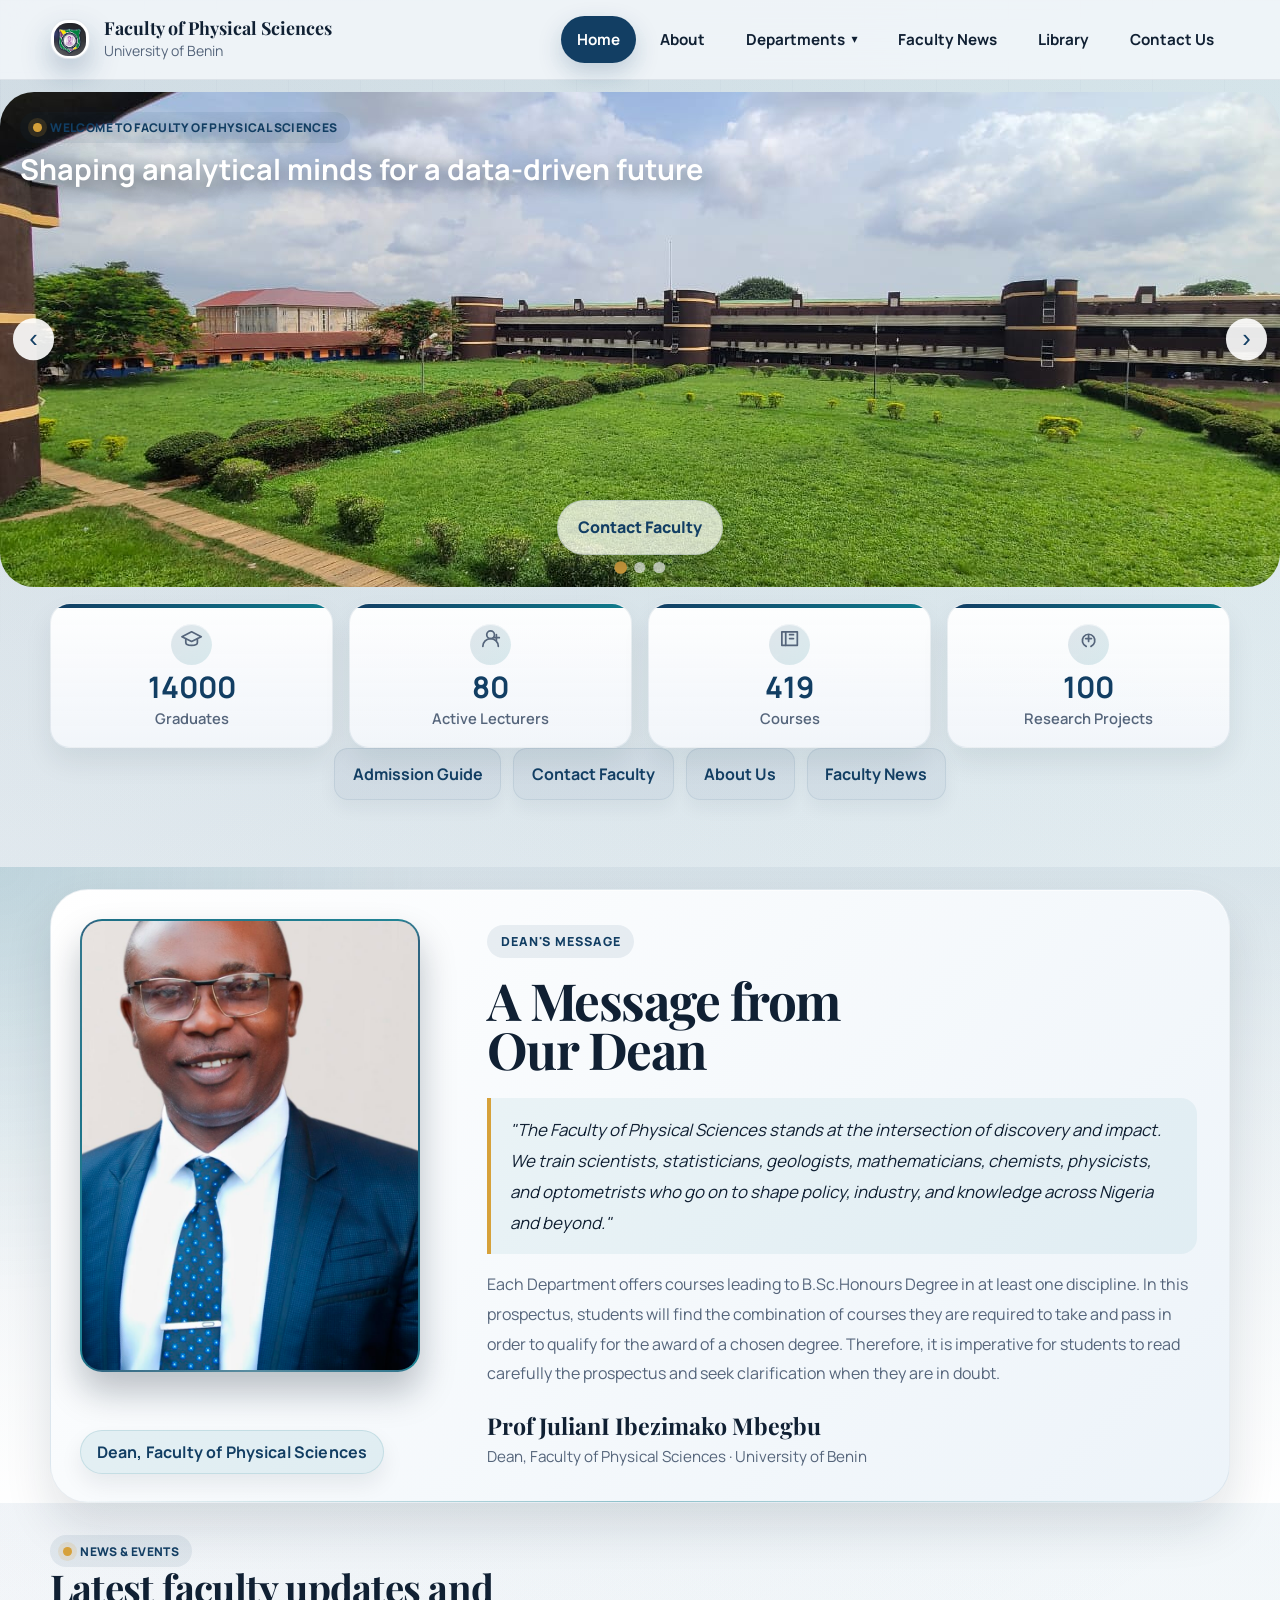
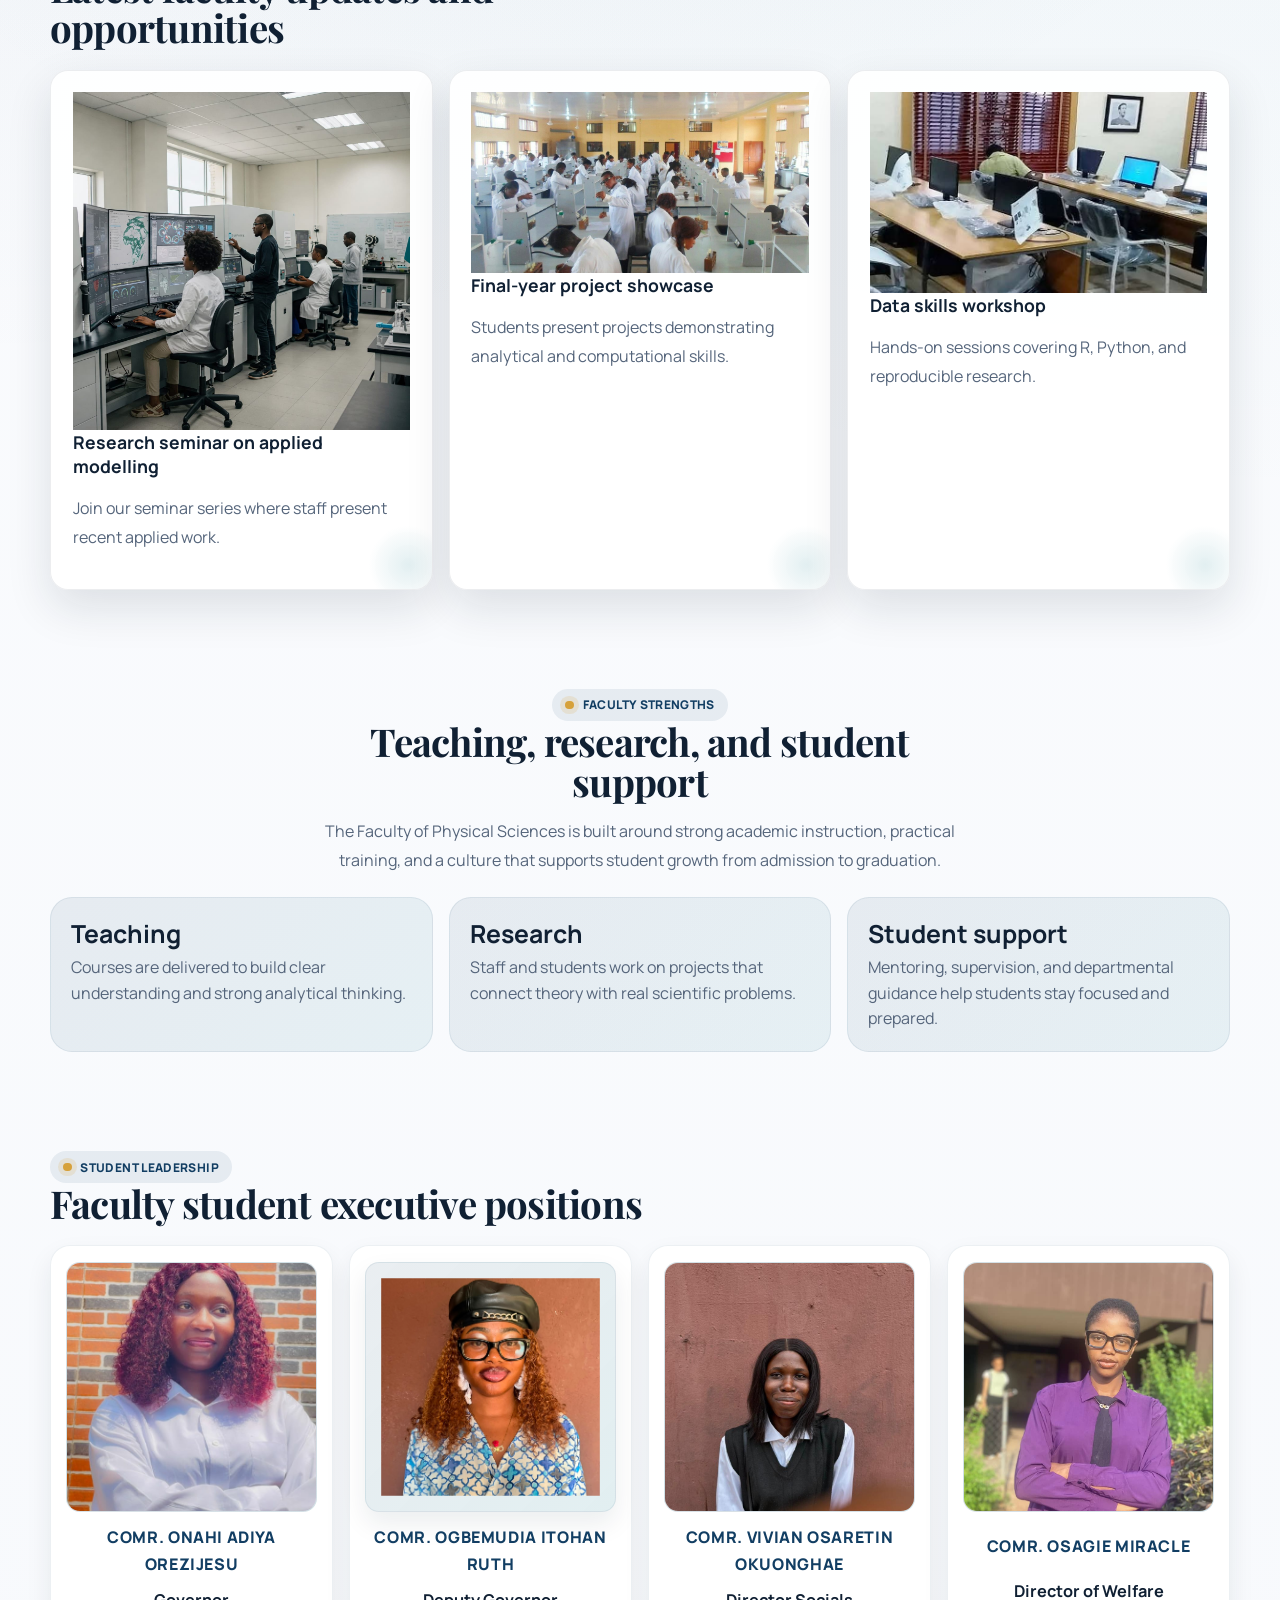
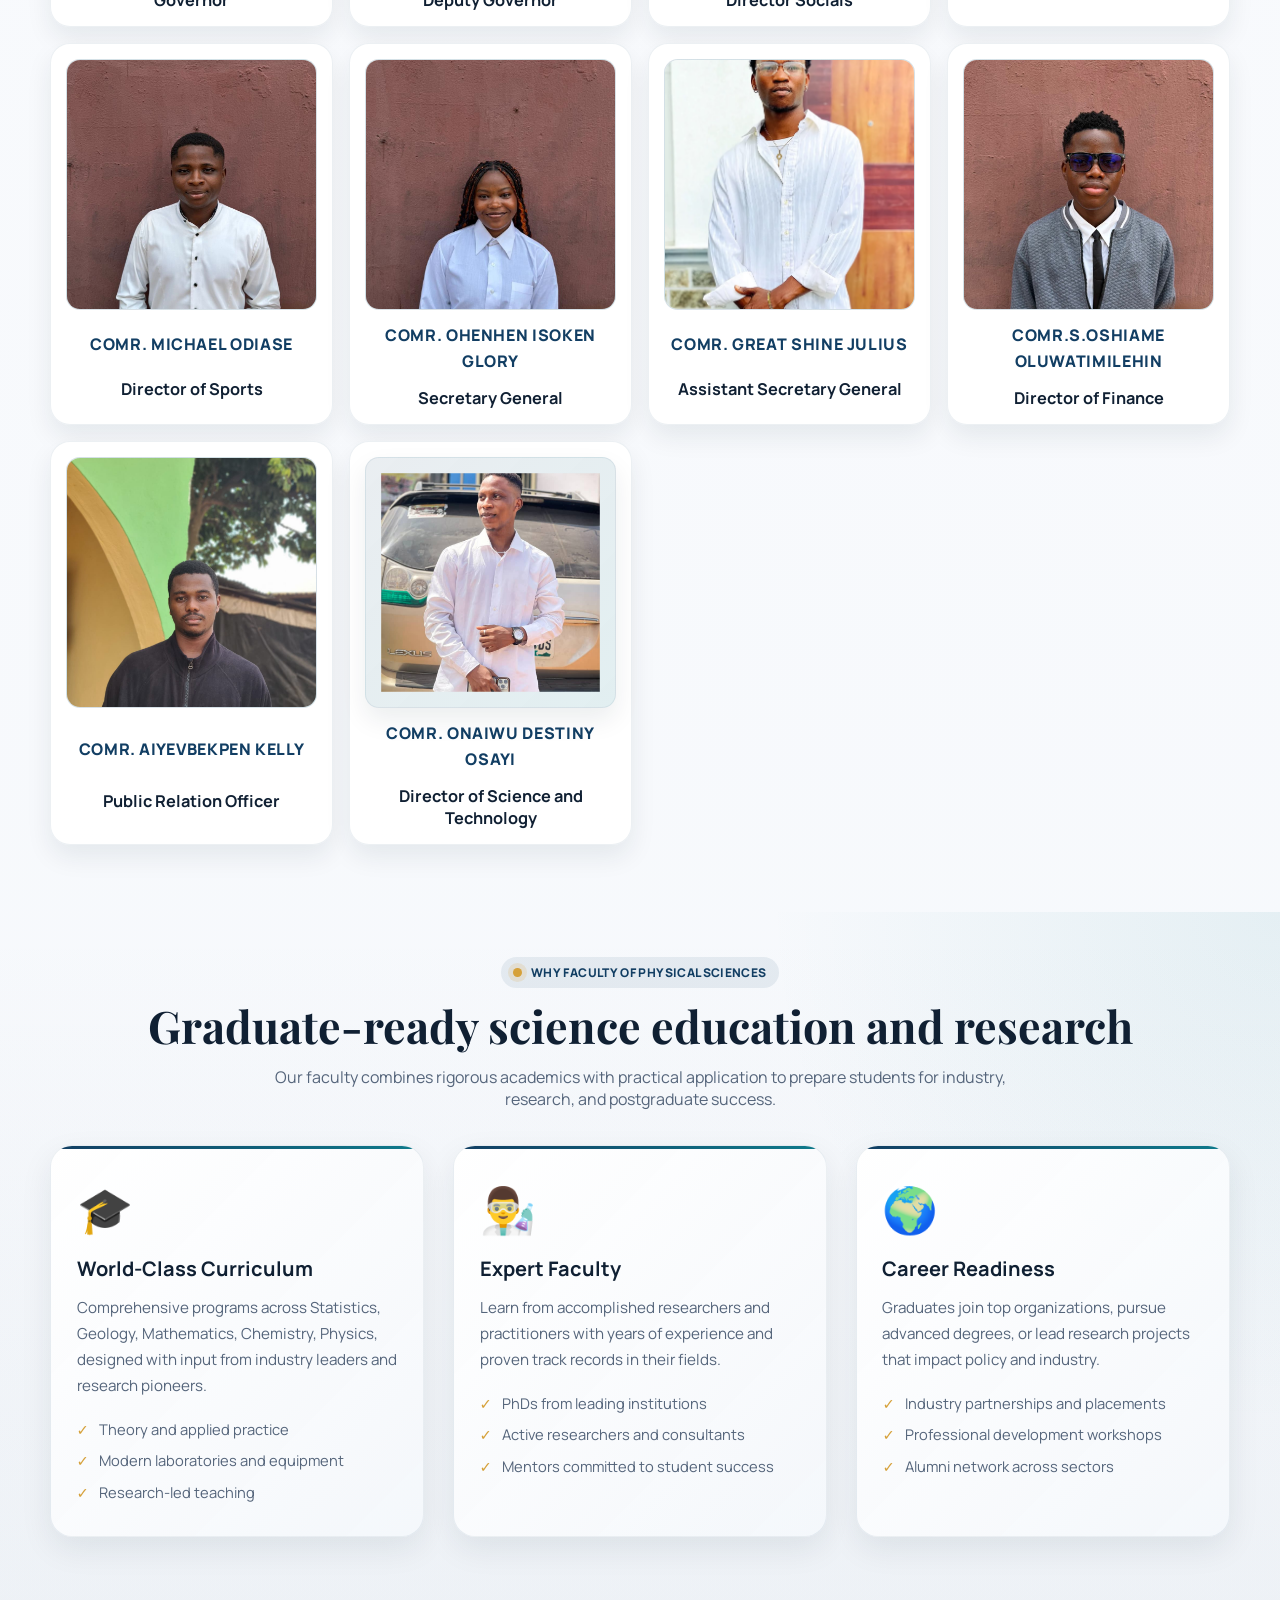
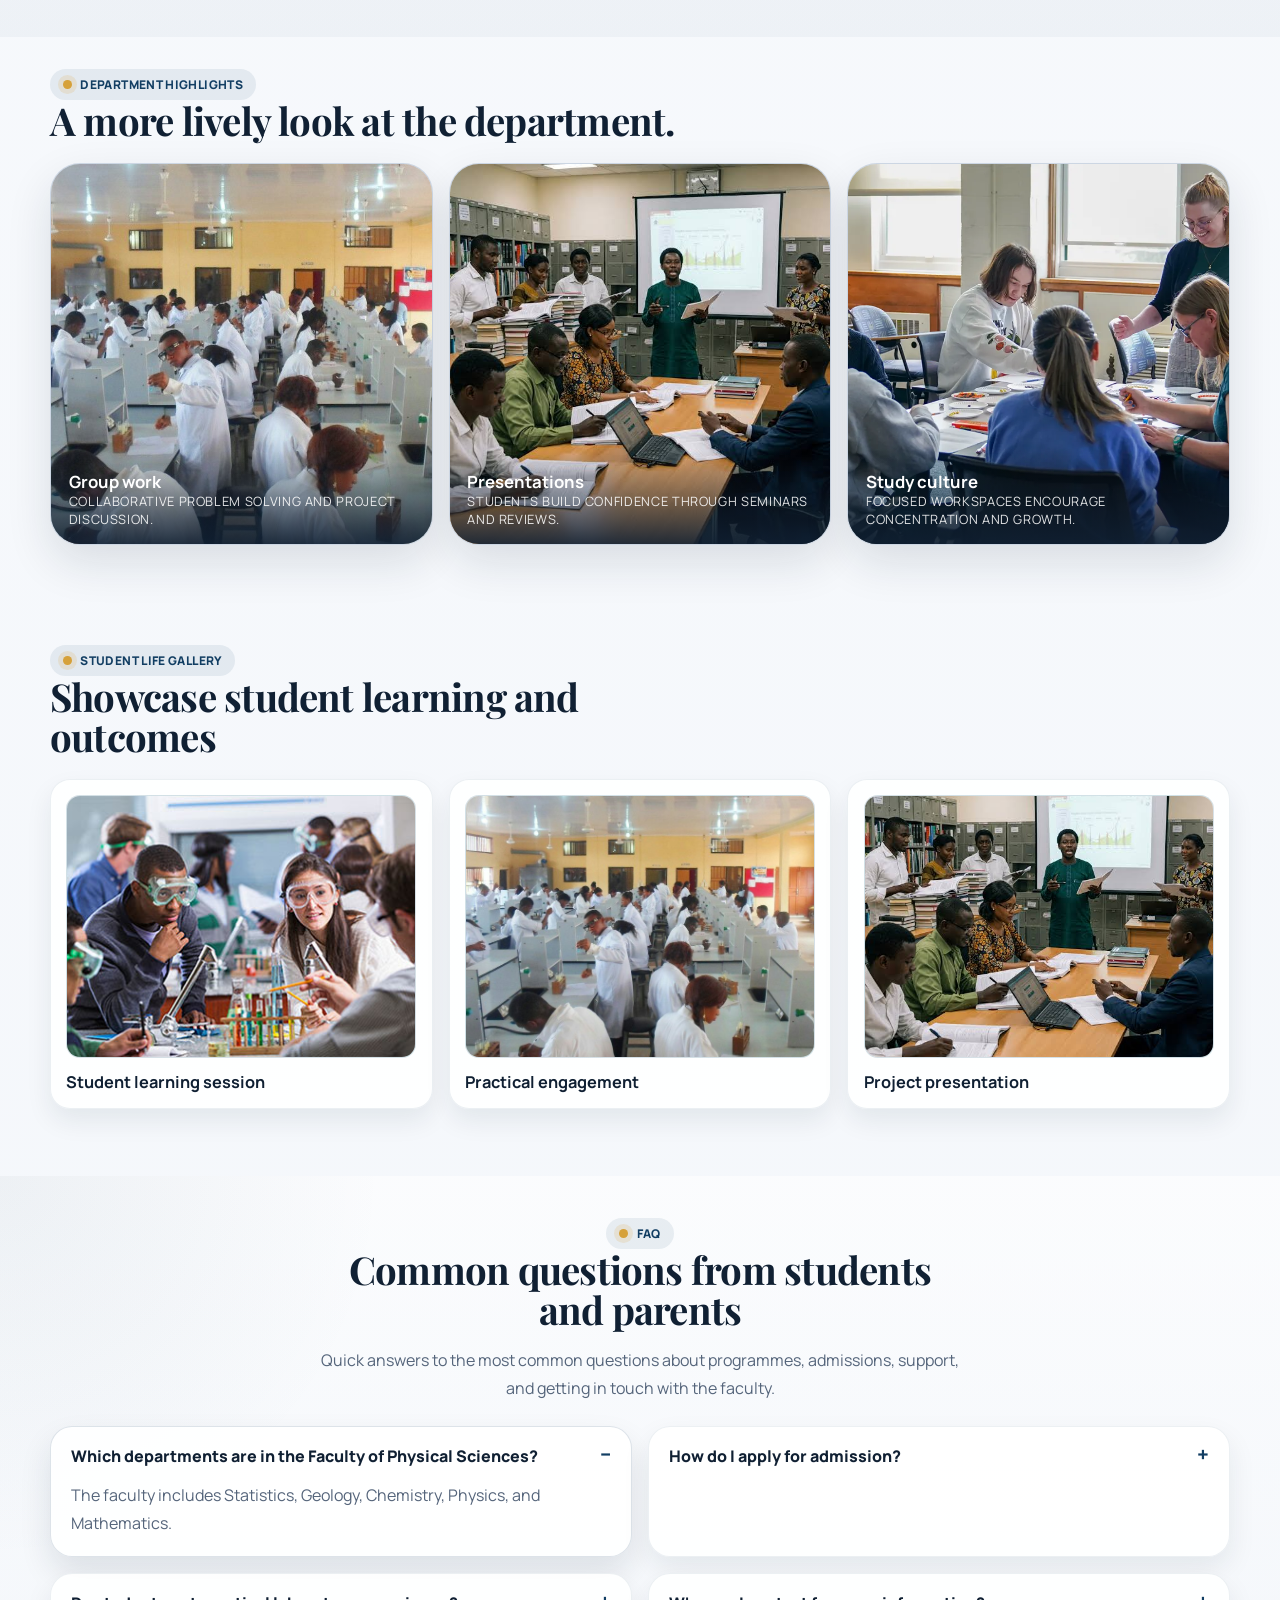
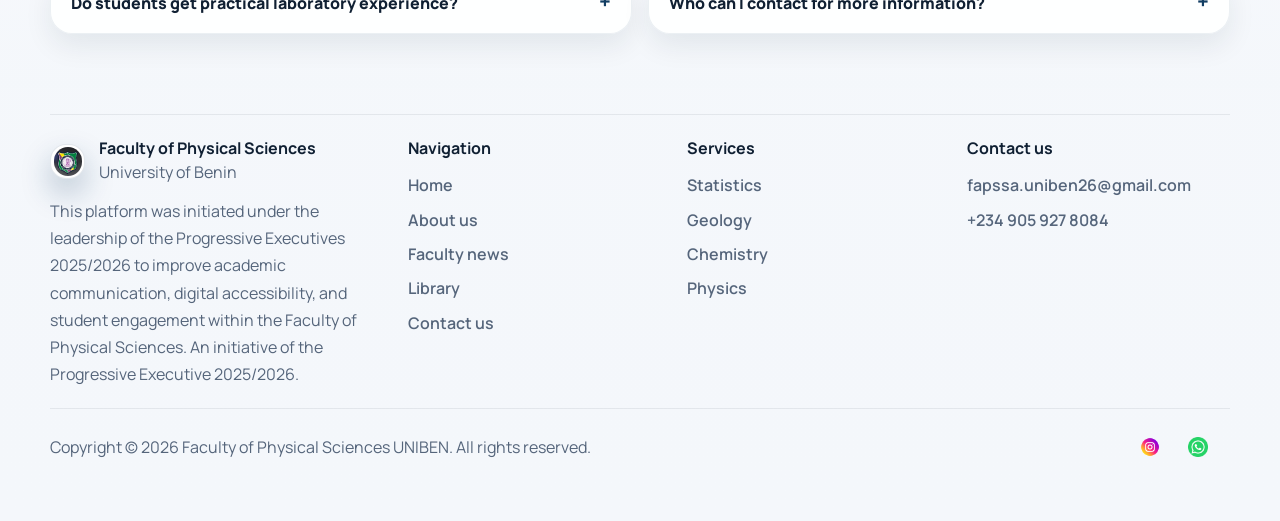
<file: school-portal/index.html>
<!doctype html>
<html lang="en">
  <head>
    <meta charset="UTF-8" />
    <meta name="viewport" content="width=device-width, initial-scale=1.0" />

    <title>Faculty of Physical Sciences | University of Benin (UNIBEN)</title>

    <meta
        name="description"
        content="Welcome to the Faculty of Physical Sciences, University of Benin (UNIBEN). Explore our academic departments, programmes, faculty news, research activities, lecturers and digital library."
    />

    <meta name="robots" content="index, follow" />

    <link rel="canonical"
        href="https://fapssauniben.com.ng/" />

    <!-- Favicon -->
    <link rel="icon" type="image/png"
        href="/favicon.png" sizes="512x512" />

    <link rel="apple-touch-icon"
        href="/apple-touch-icon.png" />

    <!-- Open Graph -->
    <meta property="og:type" content="website" />
    <meta property="og:title"
        content="Faculty of Physical Sciences | University of Benin" />
    <meta property="og:description"
        content="Explore departments, academic programmes, research, faculty news and the digital library." />
    <meta property="og:url"
        content="https://fapssauniben.com.ng/" />
    <meta property="og:site_name"
        content="UNIBEN Faculty of Physical Sciences" />
    
<!-- Faculty Structured Data / JSON-LD -->
<script type="application/ld+json">
{
  "@context": "https://schema.org",
  "@type": "EducationalOrganization",

  "@id": "https://fapssauniben.com.ng/#faculty",

  "name": "Faculty of Physical Sciences, University of Benin",

  "alternateName": "UNIBEN Faculty of Physical Sciences",

  "url": "https://fapssauniben.com.ng/",

  "description": "The official website of the Faculty of Physical Sciences, University of Benin. Explore academic departments, programmes, research activities, faculty news and the digital library.",

  "logo": "https://fapssauniben.com.ng/images/faculty-logo.png",

  "parentOrganization": {
    "@type": "CollegeOrUniversity",
    "@id": "https://uniben.edu/#university",
    "name": "University of Benin",
    "url": "https://uniben.edu/"
  }
}
</script>


    <link rel="stylesheet" href="index.css" />
</head>
  <body>
    <a class="skip-link" href="#main-content">Skip to content</a>

    <header class="site-header">
      <div class="container navbar">
        <a
          class="brand"
          href="index.html"
          aria-label="UNIBEN Faculty of Physical Sciences home"
        >
          <span class="brand-mark brand-logo">
            <img src="images/logo.jpeg" alt="" aria-hidden="true" />
          </span>
          <span class="brand-text">
            <strong>Faculty of Physical Sciences</strong>
            <span>University of Benin</span>
          </span>
        </a>

        <button
          class="nav-toggle"
          type="button"
          aria-expanded="false"
          aria-controls="primary-nav"
          aria-label="Toggle navigation"
        >
          <span></span><span></span><span></span>
        </button>
        <nav id="primary-nav" class="nav-links" aria-label="Primary navigation">
          <a class="active" href="index.html">Home</a>
          <a href="about.html">About</a>
          <details class="nav-dropdown">
            <summary>Departments</summary>
            <div
              class="nav-dropdown-menu"
              role="menu"
              aria-label="Departmental links"
            >
              <a href="statistics.html">Statistics</a>
              <a href="geology.html">Geology</a>
              <a href="chemistry.html">Chemistry</a>
              <a href="physics.html">Physics</a>
              <a href="mathematics.html">Mathematics</a>
            </div>
          </details>
          <a href="faculty-news.html">Faculty News</a>
          <a href="library.html">Library</a>
          <a href="contact.html">Contact Us</a>
        </nav>
      </div>
    </header>
    <main id="main-content">
      <section class="hero hero-slider">
        <div class="container hero-grid">
          <div class="slider-wrap reveal">
            <div
              class="slider"
              id="heroSlider"
              role="region"
              aria-roledescription="carousel"
              aria-label="Hero carousel"
            >
              <div class="slide active">
                <img
                  src="images/hero1.jpeg"
                  alt="Students in a lecture room discussing data and analysis"
                />
                <div class="slide-caption">
                  <span class="eyebrow"
                    >Welcome to Faculty of Physical Sciences</span
                  >
                  <h2>Shaping analytical minds for a data-driven future</h2>
                </div>
              </div>

              <div class="slide">
                <img
                  src="images/hero2.jpg"
                  alt="Students collaborating around a laptop and notebook"
                />
                <div class="slide-caption">
                  <span class="eyebrow">Collaborative learning</span>
                  <h2>Practical projects and peer-led study</h2>
                </div>
              </div>

              <div class="slide">
                <img
                  src="images/hero3.webp"
                  alt="Campus building exterior and green surroundings"
                />
                <div class="slide-caption">
                  <span class="eyebrow">Campus life</span>
                  <h2>A supportive environment for learning and research</h2>
                </div>
              </div>

              <button class="slider-prev" aria-label="Previous slide">‹</button>
              <button class="slider-next" aria-label="Next slide">›</button>
              <div class="slider-dots" id="heroDots"></div>
            </div>
            <div class="hero-cta-float hero-actions">
              
              <a class="btn btn-secondary" href="contact.html"
                >Contact Faculty</a
              >
            </div>
          </div>
        </div>
      </section>

      <section class="section section-light stats-quick">
        <div class="container stats-ticker reveal">
          <div class="ticker-item">
            <span class="ticker-icon" aria-hidden="true">
              <svg
                viewBox="0 0 24 24"
                fill="none"
                stroke="currentColor"
                stroke-width="1.8"
                stroke-linecap="round"
                stroke-linejoin="round"
              >
                <path d="M2 10l10-5 10 5-10 5-10-5Z" />
                <path d="M6 12v4c0 1.7 2.7 3 6 3s6-1.3 6-3v-4" />
              </svg>
            </span>
            <strong data-target="14000">+</strong>
            <span>Graduates</span>
          </div>
          <div class="ticker-item">
            <span class="ticker-icon" aria-hidden="true">
              <svg
                viewBox="0 0 24 24"
                fill="none"
                stroke="currentColor"
                stroke-width="1.8"
                stroke-linecap="round"
                stroke-linejoin="round"
              >
                <path d="M12 12a4 4 0 1 0-4-4 4 4 0 0 0 4 4Z" />
                <path d="M4 20a8 8 0 0 1 16 0" />
                <path d="M15 11h6" />
                <path d="M18 8v6" />
              </svg>
            </span>
            <strong data-target="80">0</strong>
            <span>Active Lecturers</span>
          </div>
          <div class="ticker-item">
            <span class="ticker-icon" aria-hidden="true">
              <svg
                viewBox="0 0 24 24"
                fill="none"
                stroke="currentColor"
                stroke-width="1.8"
                stroke-linecap="round"
                stroke-linejoin="round"
              >
                <path d="M4 5h16v14H4z" />
                <path d="M8 5v14" />
                <path d="M12 8h4" />
                <path d="M12 12h4" />
              </svg>
            </span>
            <strong data-target="419">0</strong>
            <span>Courses</span>
          </div>
          <div class="ticker-item">
            <span class="ticker-icon" aria-hidden="true">
              <svg
                viewBox="0 0 24 24"
                fill="none"
                stroke="currentColor"
                stroke-width="1.8"
                stroke-linecap="round"
                stroke-linejoin="round"
              >
                <path d="M9.5 20a6.5 6.5 0 1 1 5 0" />
                <path d="M12 9v6" />
                <path d="M9 12h6" />
              </svg>
            </span>
            <strong data-target="100">0</strong>
            <span>Research Projects</span>
          </div>
        </div>

        <div class="container quick-access reveal">
          <!-- <a class="quick-btn" href="departmental.html">Departments</a> -->
          <a class="quick-btn" href="about.html">Admission Guide</a>
          <a class="quick-btn" href="contact.html">Contact Faculty</a>
          <a class="quick-btn" href="about.html">About Us</a>
          <a class="quick-btn" href="faculty-news.html">Faculty News</a>
        </div>
      </section>

      <section class="dean-section" id="about">
        <div class="container">
          <div class="dean-inner">
            <div class="dean-img-wrap reveal">
              <div class="dean-img">
                <img
                  class="dean-portrait"
                  src="images/dean.jpg"
                  alt="Illustrated portrait for the Dean of the Faculty of Physical Sciences"
                />
              </div>
              <div class="dean-badge">Dean, Faculty of Physical Sciences</div>
            </div>
            <div class="dean-text reveal">
              <div class="section-tag">Dean's Message</div>
              <h2 class="section-title">A Message from<br />Our Dean</h2>
              <blockquote class="dean-quote">
                "The Faculty of Physical Sciences stands at the intersection of
                discovery and impact. We train scientists, statisticians,
                geologists, mathematicians, chemists, physicists, and
                optometrists who go on to shape policy, industry, and knowledge
                across Nigeria and beyond."
              </blockquote>
              <p class="dean-copy">
                Each Department offers courses leading to B.Sc.Honours Degree in
                at least one discipline. In this prospectus, students will find
                the combination of courses they are required to take and pass in
                order to qualify for the award of a chosen degree. Therefore, it
                is imperative for students to read carefully the prospectus and
                seek clarification when they are in doubt.
              </p>
              <div class="dean-name">Prof JulianI Ibezimako Mbegbu</div>
              <div class="dean-role">
                Dean, Faculty of Physical Sciences · University of Benin
              </div>
            </div>
          </div>
        </div>
      </section>

      <section class="section featured-news">
        <div class="container">
          <div class="section-intro reveal">
            <span class="eyebrow">News & Events</span>
            <h2>Latest faculty updates and opportunities</h2>
          </div>

          <div class="grid-3 reveal delay-1">
            <article class="feature-card">
              <img src="images/research seminar on applied modeling.jpg" alt="Research seminar" />
              <h3>Research seminar on applied modelling</h3>
              <p>
                Join our seminar series where staff present recent applied work.
              </p>
            </article>
            <article class="feature-card">
              <img src="images/group work-project showcase.jpg" alt="Student project showcase" />
              <h3>Final-year project showcase</h3>
              <p>
                Students present projects demonstrating analytical and
                computational skills.
              </p>
            </article>
            <article class="feature-card">
              <img src="images/data skill workshop.jpg" alt="Workshop" />
              <h3>Data skills workshop</h3>
              <p>
                Hands-on sessions covering R, Python, and reproducible research.
              </p>
            </article>
          </div>
        </div>
      </section>

      <section class="section">
        <div class="container reveal">
          <div class="section-intro centered">
            <span class="eyebrow">Faculty strengths</span>
            <h2>Teaching, research, and student support</h2>
            <p>
              The Faculty of Physical Sciences is built around strong academic
              instruction, practical training, and a culture that supports
              student growth from admission to graduation.
            </p>
          </div>

          <div class="grid-3">
            <article class="panel-tile">
              <strong>Teaching</strong>
              <span>
                Courses are delivered to build clear understanding and strong
                analytical thinking.
              </span>
            </article>
            <article class="panel-tile">
              <strong>Research</strong>
              <span>
                Staff and students work on projects that connect theory with
                real scientific problems.
              </span>
            </article>
            <article class="panel-tile">
              <strong>Student support</strong>
              <span>
                Mentoring, supervision, and departmental guidance help students
                stay focused and prepared.
              </span>
            </article>
          </div>
        </div>
      </section>

      <section class="section student-leaders-section">
        <div class="container">
          <div class="section-intro reveal">
            <span class="eyebrow">Student Leadership</span>
            <h2>Faculty student executive positions</h2>
           
          </div>

          <div class="leaders-grid reveal delay-1">
            <article class="leader-card">
              <img src="images/governor.jpeg" alt="Faculty student governor" />
              <p class="leader-name">
                COMR. Onahi Adiya <br />
                Orezijesu
              </p>
              <h3>Governor</h3>
            </article>
            <article class="leader-card">
              <img
                class="leader-card"
                src="images/dgovernor.jpeg"
                alt="Faculty student deputy governor"
              />
              <p class="leader-name">
                COMR. Ogbemudia Itohan <br />
                Ruth
              </p>
              <h3>Deputy Governor</h3>
            </article>
            <article class="leader-card">
              <img src="images/DSport.jpeg" alt="Faculty student sports" />
              <p class="leader-name">Comr. VIVIAN OSARETIN OKUONGHAE</p>
              <h3>Director Socials</h3>
            </article>
            <article class="leader-card">
              <img src="images/DW.jpeg" alt="Faculty student welfare" />
              <p class="leader-name">Comr. OSAGIE MIRACLE</p>
              <h3>Director of Welfare</h3>
            </article>
            <article class="leader-card">
              <img
                src="images/PRO.jpeg"
                alt="Faculty student Public Relation Officer"
              />
              <p class="leader-name">Comr. MICHAEL ODIASE</p>
              <h3>Director of Sports</h3>
            </article>
            <article class="leader-card">
              <img src="images/DF.jpeg" alt="Faculty student finance" />
              <p class="leader-name">Comr. OHENHEN ISOKEN GLORY</p>
              <h3>Secretary General</h3>
            </article>
            <article class="leader-card">
              <img src="images/AS.jpeg" alt="Faculty student finance" />
              <p class="leader-name">Comr. GREAT SHINE JULIUS</p>
              <h3>Assistant Secretary General</h3>
            </article>
            <article class="leader-card">
              <img src="images/DS.jpeg" alt="Faculty student socials" />
              <p class="leader-name">Comr.s.oshiame oluwatimilehin</p>
              <h3>Director of Finance</h3>
            </article>
            <article class="leader-card">
              <img
                src="images/d.jpeg"
                alt="Faculty student Secretary General"
              />
              <p class="leader-name">Comr. AIYEVBEKPEN KELLY</p>
              <h3>Public Relation Officer</h3>
            </article>
            <article class="leader-card">
              <img
                class="leader-card"
                src="images/DT.jpeg"
                alt="Faculty student Director of Science and Technology"
              />
              <p class="leader-name">Comr. ONAIWU DESTINY OSAYI</p>
              <h3>Director of Science and Technology</h3>
            </article>
          </div>
        </div>
      </section>

      <section class="section why-us-premium">
        <div class="container">
          <div class="why-us-intro reveal">
            <span class="eyebrow">Why Faculty of Physical Sciences</span>
            <h2>Graduate-ready science education and research</h2>
            <p>
              Our faculty combines rigorous academics with practical application
              to prepare students for industry, research, and postgraduate
              success.
            </p>
          </div>

          <div class="why-us-grid reveal delay-1">
            <article class="why-us-card">
              <div class="why-us-icon">🎓</div>
              <h3>World-Class Curriculum</h3>
              <p>
                Comprehensive programs across Statistics, Geology, Mathematics,
                Chemistry, Physics, designed with input from industry
                leaders and research pioneers.
              </p>
              <ul class="feature-list">
                <li>Theory and applied practice</li>
                <li>Modern laboratories and equipment</li>
                <li>Research-led teaching</li>
              </ul>
            </article>

            <article class="why-us-card">
              <div class="why-us-icon">👨‍🔬</div>
              <h3>Expert Faculty</h3>
              <p>
                Learn from accomplished researchers and practitioners with years
                of experience and proven track records in their fields.
              </p>
              <ul class="feature-list">
                <li>PhDs from leading institutions</li>
                <li>Active researchers and consultants</li>
                <li>Mentors committed to student success</li>
              </ul>
            </article>

            <article class="why-us-card">
              <div class="why-us-icon">🌍</div>
              <h3>Career Readiness</h3>
              <p>
                Graduates join top organizations, pursue advanced degrees, or
                lead research projects that impact policy and industry.
              </p>
              <ul class="feature-list">
                <li>Industry partnerships and placements</li>
                <li>Professional development workshops</li>
                <li>Alumni network across sectors</li>
              </ul>
            </article>
          </div>
        </div>
      </section>

      <section class="section">
        <div class="container">
          <div class="section-intro reveal">
            <span class="eyebrow">Department highlights</span>
            <h2>A more lively look at the department.</h2>
            <!-- <p>
              These feature cards add visual energy and give visitors a quick
              sense of the learning environment.
            </p> -->
          </div>

          <div class="image-grid reveal delay-1">
            <article class="image-card image-card-small">
              <img
                src="images/group work-project showcase.jpg"
                alt="Students collaborating around a laptop and notebook"
              />
              <div class="image-card-overlay">
                <strong>Group work</strong>
                <span
                  >Collaborative problem solving and project discussion.</span
                >
              </div>
            </article>
            <article class="image-card image-card-small">
              <img
                src="images/presentation.jpg"
                alt="Presenter speaking to a classroom with charts on screen"
              />
              <div class="image-card-overlay">
                <strong>Presentations</strong>
                <span
                  >Students build confidence through seminars and reviews.</span
                >
              </div>
            </article>
            <article class="image-card image-card-small">
              <img
                src="images/class6.webp"
                alt="Academic workspace with books, laptop, and notes"
              />
              <div class="image-card-overlay">
                <strong>Study culture</strong>
                <span
                  >Focused workspaces encourage concentration and growth.</span
                >
              </div>
            </article>
          </div>
        </div>
      </section>

      <section class="section student-photo-section">
        <div class="container">
          <div class="section-intro reveal">
            <span class="eyebrow">Student Life Gallery</span>
            <h2>Showcase student learning and outcomes</h2>
          </div>
          <div class="student-photo-grid reveal delay-1">
            <article class="student-photo-card">
              <img src="images/class1.jpg" alt="Student in a lecture session" />
              <h3>Student learning session</h3>
              <!-- <p>
                Add a brief description about classroom participation, practical
                training, or faculty support.
              </p> -->
            </article>
            <article class="student-photo-card">
              <img
                src="images/group work-project showcase.jpg"
                alt="Students in practical activity"
              />
              <h3>Practical engagement</h3>
              <!-- <p>
                Add a short note about laboratory work, project collaboration,
                or seminar activities.
              </p> -->
            </article>
            <article class="student-photo-card">
              <img src="images/presentation.jpg" alt="Student project presentation" />
              <h3>Project presentation</h3>
              <!-- <p>
                Add a short write-up about final-year projects, innovation, or
                research outcomes.
              </p> -->
            </article>
          </div>
        </div>
      </section>

      <section class="section faq-section">
        <div class="container">
          <div class="section-intro centered reveal">
            <span class="eyebrow">FAQ</span>
            <h2>Common questions from students and parents</h2>
            <p>
              Quick answers to the most common questions about programmes,
              admissions, support, and getting in touch with the faculty.
            </p>
          </div>

          <div class="faq-grid reveal delay-1">
            <details class="faq-item" open>
              <summary>
                Which departments are in the Faculty of Physical Sciences?
              </summary>
              <p>
                The faculty includes Statistics, Geology, Chemistry, Physics, and
                Mathematics.
              </p>
            </details>
            <details class="faq-item">
              <summary>How do I apply for admission?</summary>
              <p>
                Visit the University of Benin admission portal and follow the
                current faculty and departmental admission instructions.
              </p>
            </details>
            <details class="faq-item">
              <summary>
                Do students get practical laboratory experience?
              </summary>
              <p>
                Yes. Our programmes include practical sessions, laboratory work,
                projects, and supervised academic activities.
              </p>
            </details>
            <details class="faq-item">
              <summary>Who can I contact for more information?</summary>
              <p>
                You can use the Contact Us page or reach the faculty through the
                email and phone details in the footer.
              </p>
            </details>
          </div>
        </div>
      </section>
    </main>

    <footer class="footer">
      <div class="container footer-grid">
        <div class="footer-brand-block">
          <div class="footer-brand-line">
            <span class="brand-mark footer-mark brand-logo">
              <img src="images/logo.jpeg" alt="" aria-hidden="true" />
            </span>
            <div>
              <strong>Faculty of Physical Sciences</strong>
              <p>University of Benin</p>
            </div>
          </div>
          <p>
            This platform was initiated under the leadership of the Progressive Executives 2025/2026 to improve academic communication, digital accessibility, and student engagement within the Faculty of Physical Sciences. An initiative of the Progressive Executive 2025/2026.
          </p>
        </div>
        <div class="footer-column">
          <h3>Navigation</h3>
          <a href="index.html">Home</a>
          <a href="about.html">About us</a>
          <!-- <a href="departmental.html">Department</a> -->
          <a href="faculty-news.html">Faculty news</a>
          <a class="active" href="library.html">Library</a>
          <a href="contact.html">Contact us</a>
        </div>
        <div class="footer-column">
          <h3>Services</h3>
          <a href="statistics.html">Statistics</a>
          <a href="geology.html">Geology</a>
          <a href="chemistry.html">Chemistry</a>
          <a href="physics.html">Physics</a>
        </div>
        <div class="footer-column">
          <h3>Contact us</h3>
          <a href="mailto:Email:fapssa.uniben26@gmail.com">fapssa.uniben26@gmail.com</a>
          <a href="tel:+2349059278084">+234 905 927 8084</a>
        </div>
      </div>
      <div class="container footer-bottom">
        <p>
          Copyright © 2026 Faculty of Physical Sciences UNIBEN. All rights
          reserved.
        </p>
        <div class="footer-links footer-links-bottom">
          <div class="social-icons">
            <!-- <a
              href="https://x.com"
              aria-label="Follow on X"
              title="Follow on X"
              class="social-link"
            >
              <span class="visually-hidden">Follow on X</span>
              <img src="icons/social.png" alt="" aria-hidden="true" />
            </a> -->
            <a
              href="https://www.instagram.com/fapssa.uniben?igsh=YTcxcmVoaGE2a2Iy"
              aria-label="Follow on Instagram"
              title="Follow on Instagram"
              class="social-link"
            >
              <span class="visually-hidden">Follow on Instagram</span>
              <img src="icons/instagram.png" alt="" aria-hidden="true" />
            </a>
            <a
              href="https://whatsapp.com/channel/0029Vb6MhvH9mrGWA9GIQq42"
              aria-label="Follow on Whatsapp"
              title="Follow on Whatsapp"
              class="social-link"
            >
              <span class="visually-hidden">Follow on LinkedIn</span>
              <img src="icons/social.png" alt="" aria-hidden="true" />
            </a>
          </div>
        </div>
      </div>
    </footer>

    <script src="nav.js" defer></script>
    <script src="script.js" defer></script>
  </body>
</html>
</file>
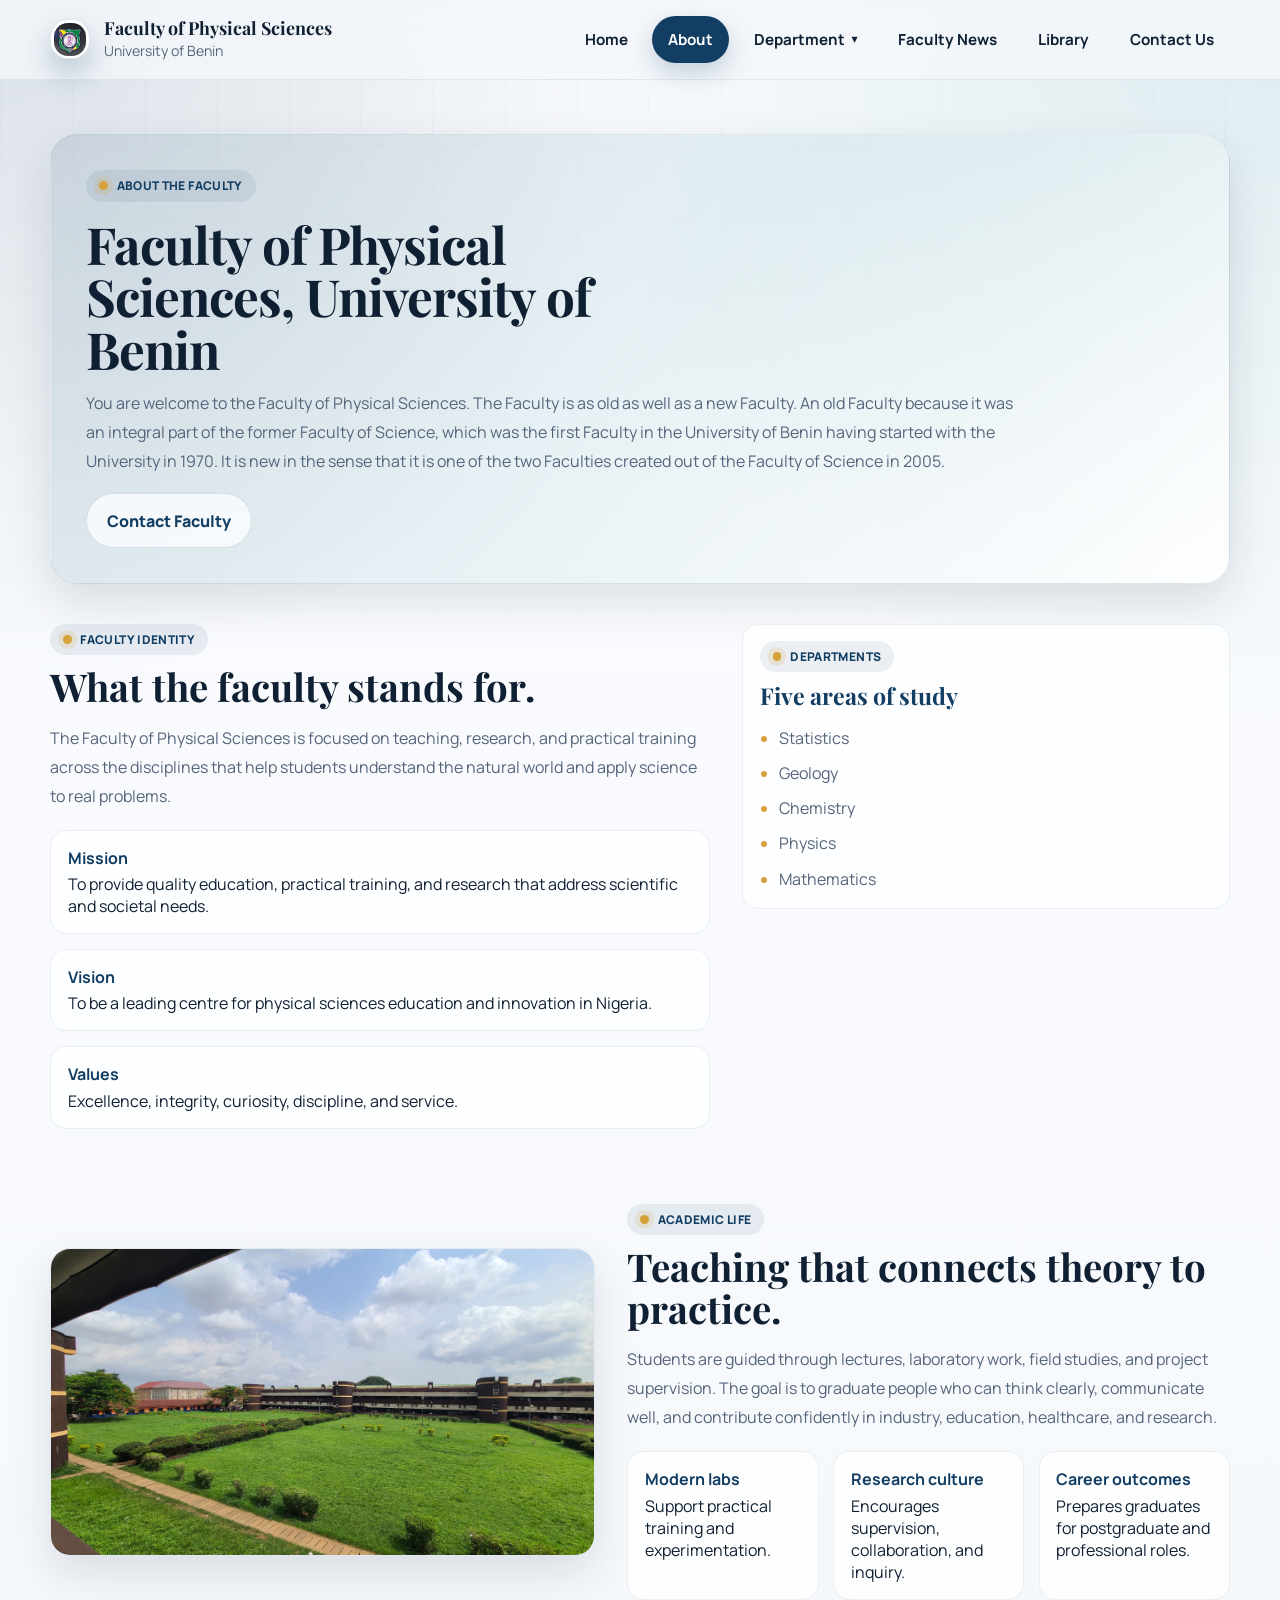
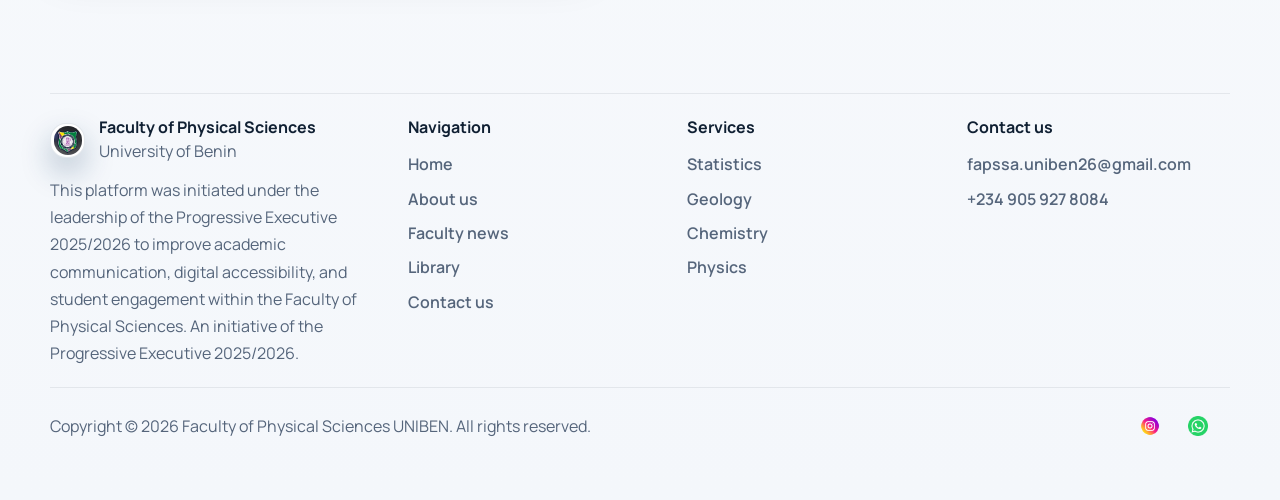
<file: school-portal/about.html>
<!doctype html>
<html lang="en">
<head>
    <meta charset="UTF-8" />
    <meta name="viewport" content="width=device-width, initial-scale=1.0" />

    <!-- SEO -->
    <title>About the Faculty | UNIBEN Faculty of Physical Sciences</title>

    <meta
        name="description"
        content="Learn about the Faculty of Physical Sciences at the University of Benin, its history, vision, mission, academic programmes and commitment to scientific research and excellence."
    />

    <meta name="robots" content="index, follow" />

    <link
        rel="canonical"
        href="https://fapssauniben.com.ng/about"
    />

    <!-- Open Graph / Social Sharing -->
    <meta property="og:type" content="website" />
    <meta property="og:title" content="About the Faculty | UNIBEN Faculty of Physical Sciences" />
    <meta
        property="og:description"
        content="Discover the Faculty of Physical Sciences, University of Benin, its academic programmes, history and commitment to research and innovation."
    />
    <meta property="og:url" content="https://fapssauniben.com.ng/about" />
    <meta property="og:site_name" content="UNIBEN Faculty of Physical Sciences" />
    <meta property="og:locale" content="en_NG" />

    <!-- Twitter Sharing -->
    <meta name="twitter:card" content="summary" />
    <meta name="twitter:title" content="About | UNIBEN Faculty of Physical Sciences" />
    <meta
        name="twitter:description"
        content="Learn more about the Faculty of Physical Sciences at the University of Benin."
    />

    <!-- Favicon -->
    <link
        rel="icon"
        type="image/png"
        href="/favicon.png"
        sizes="512x512"
    />

    <link rel="stylesheet" href="about.css" />
</head>
  <body>
    <a class="skip-link" href="#main-content">Skip to content</a>

    <header class="site-header">
      <div class="container navbar">
        <a
          class="brand"
          href="index.html"
          aria-label="UNIBEN Faculty of Physical Sciences home"
        >
          <span class="brand-mark brand-logo">
            <img src="images/logo.jpeg" alt="" aria-hidden="true" />
          </span>
          <span class="brand-text">
            <strong>Faculty of Physical Sciences</strong>
            <span>University of Benin</span>
          </span>
        </a>

        <button
          class="nav-toggle"
          type="button"
          aria-expanded="false"
          aria-controls="primary-nav"
          aria-label="Toggle navigation"
        >
          <span></span><span></span><span></span>
        </button>
        <nav id="primary-nav" class="nav-links" aria-label="Primary navigation">
          <a href="index.html">Home</a>
          <a class="active" href="about.html">About</a>
          <details class="nav-dropdown">
            <summary>Department</summary>
            <div
              class="nav-dropdown-menu"
              role="menu"
              aria-label="Departmental links"
            >
              <a href="statistics.html">Statistics</a>
              <a href="geology.html">Geology</a>
              <a href="chemistry.html">Chemistry</a>
              <a href="physics.html">Physics</a>
              <a href="mathematics.html">Mathematics</a>
            </div>
          </details>
          <a href="faculty-news.html">Faculty News</a>
          <a href="library.html">Library</a>
          <a href="contact.html">Contact Us</a>
        </nav>
      </div>
    </header>

    <main id="main-content">
      <section class="page-hero">
        <div class="container reveal">
          <span class="eyebrow">About the Faculty</span>
          <h1>Faculty of Physical Sciences, University of Benin</h1>
          <p>
            You are welcome to the Faculty of Physical Sciences. The Faculty is
            as old as well as a new Faculty. An old Faculty because it was an
            integral part of the former Faculty of Science, which was the first
            Faculty in the University of Benin having started with the
            University in 1970. It is new in the sense that it is one of the two
            Faculties created out of the Faculty of Science in 2005.
          </p>
          <div class="page-cta">
            <a class="btn btn-secondary" href="contact.html">Contact Faculty</a>
          </div>
        </div>
      </section>

      <section class="section about-simple">
        <div class="container about-grid reveal">
          <div class="about-copy">
            <span class="eyebrow">Faculty identity</span>
            <h2>What the faculty stands for.</h2>
            <p>
              The Faculty of Physical Sciences is focused on teaching, research,
              and practical training across the disciplines that help students
              understand the natural world and apply science to real problems.
            </p>

            <div class="about-points">
              <div>
                <strong>Mission</strong>
                <span>
                  To provide quality education, practical training, and research
                  that address scientific and societal needs.
                </span>
              </div>
              <div>
                <strong>Vision</strong>
                <span>
                  To be a leading centre for physical sciences education and
                  innovation in Nigeria.
                </span>
              </div>
              <div>
                <strong>Values</strong>
                <span>
                  Excellence, integrity, curiosity, discipline, and service.
                </span>
              </div>
            </div>
          </div>

          <aside class="about-panel">
            <span class="eyebrow">Departments</span>
            <h3>Five areas of study</h3>
            <ul class="about-list">
              <li><a href="statistics.html">Statistics</a></li>
              <li><a href="geology.html">Geology</a></li>
              <li><a href="chemistry.html">Chemistry</a></li>
              <li> <a href="physics.html">Physics</a></li>
              <li><a href="mathematics.html">Mathematics</a></li>
            </ul>
          </aside>
        </div>
      </section>

      <section class="section about-simple about-simple-alt">
        <div class="container about-bottom reveal delay-1">
          <figure class="about-image">
            <img
              src="images/hero1.jpeg"
              alt="University lecture hall representing faculty learning and research"
            />
          </figure>

          <div class="about-copy">
            <span class="eyebrow">Academic life</span>
            <h2>Teaching that connects theory to practice.</h2>
            <p>
              Students are guided through lectures, laboratory work, field
              studies, and project supervision. The goal is to graduate people
              who can think clearly, communicate well, and contribute
              confidently in industry, education, healthcare, and research.
            </p>

            <div class="about-inline-stats">
              <div>
                <strong>Modern labs</strong>
                <span>Support practical training and experimentation.</span>
              </div>
              <div>
                <strong>Research culture</strong>
                <span>Encourages supervision, collaboration, and inquiry.</span>
              </div>
              <div>
                <strong>Career outcomes</strong>
                <span
                  >Prepares graduates for postgraduate and professional
                  roles.</span
                >
              </div>
            </div>
          </div>
        </div>
      </section>
    </main>

    <footer class="footer">
      <div class="container footer-grid">
        <div class="footer-brand-block">
          <div class="footer-brand-line">
            <span class="brand-mark footer-mark brand-logo">
              <img src="images/logo.jpeg" alt="" aria-hidden="true" />
            </span>
            <div>
              <strong>Faculty of Physical Sciences</strong>
              <p>University of Benin</p>
            </div>
          </div>
          <p>
            This platform was initiated under the leadership of the Progressive Executive 2025/2026 to improve academic communication, digital accessibility, and student engagement within the Faculty of Physical Sciences. An initiative of the Progressive Executive 2025/2026.
          </p>
        </div>
        <div class="footer-column">
          <h3>Navigation</h3>
          <a href="index.html">Home</a>
          <a href="about.html">About us</a>
          <!-- <a href="departmental.html">Department</a> -->
          <a href="faculty-news.html">Faculty news</a>
          <a class="active" href="library.html">Library</a>
          <a href="contact.html">Contact us</a>
        </div>
        <div class="footer-column">
          <h3>Services</h3>
          <a href="statistics.html">Statistics</a>
          <a href="geology.html">Geology</a>
          <a href="chemistry.html">Chemistry</a>
          <a href="physics.html">Physics</a>
        </div>
        <div class="footer-column">
          <h3>Contact us</h3>
          <a href="mailto:Email:fapssa.uniben26@gmail.com">fapssa.uniben26@gmail.com</a>
          <a href="tel:+2349059278084">+234 905 927 8084</a>
        </div>
      </div>
      <div class="container footer-bottom">
        <p>
          Copyright © 2026 Faculty of Physical Sciences UNIBEN. All rights
          reserved.
        </p>
        <div class="footer-links footer-links-bottom">
          <div class="social-icons">
            <!-- <a
              href="https://x.com"
              aria-label="Follow on X"
              title="Follow on X"
              class="social-link"
            >
              <span class="visually-hidden">Follow on X</span>
              <img src="icons/social.png" alt="" aria-hidden="true" />
            </a> -->
            <a
              href="https://www.instagram.com/fapssa.uniben?igsh=YTcxcmVoaGE2a2Iy"
              aria-label="Follow on Instagram"
              title="Follow on Instagram"
              class="social-link"
            >
              <span class="visually-hidden">Follow on Instagram</span>
              <img src="icons/instagram.png" alt="" aria-hidden="true" />
            </a>
            <a
              href="https://whatsapp.com/channel/0029Vb6MhvH9mrGWA9GIQq42"
              aria-label="Follow on Whatsapp"
              title="Follow on Whatsapp"
              class="social-link"
            >
              <span class="visually-hidden">Follow on LinkedIn</span>
              <img src="icons/social.png" alt="" aria-hidden="true" />
            </a>
          </div>
        </div>
      </div>
    </footer>

    <script src="nav.js" defer></script>
  </body>
</html>
</file>
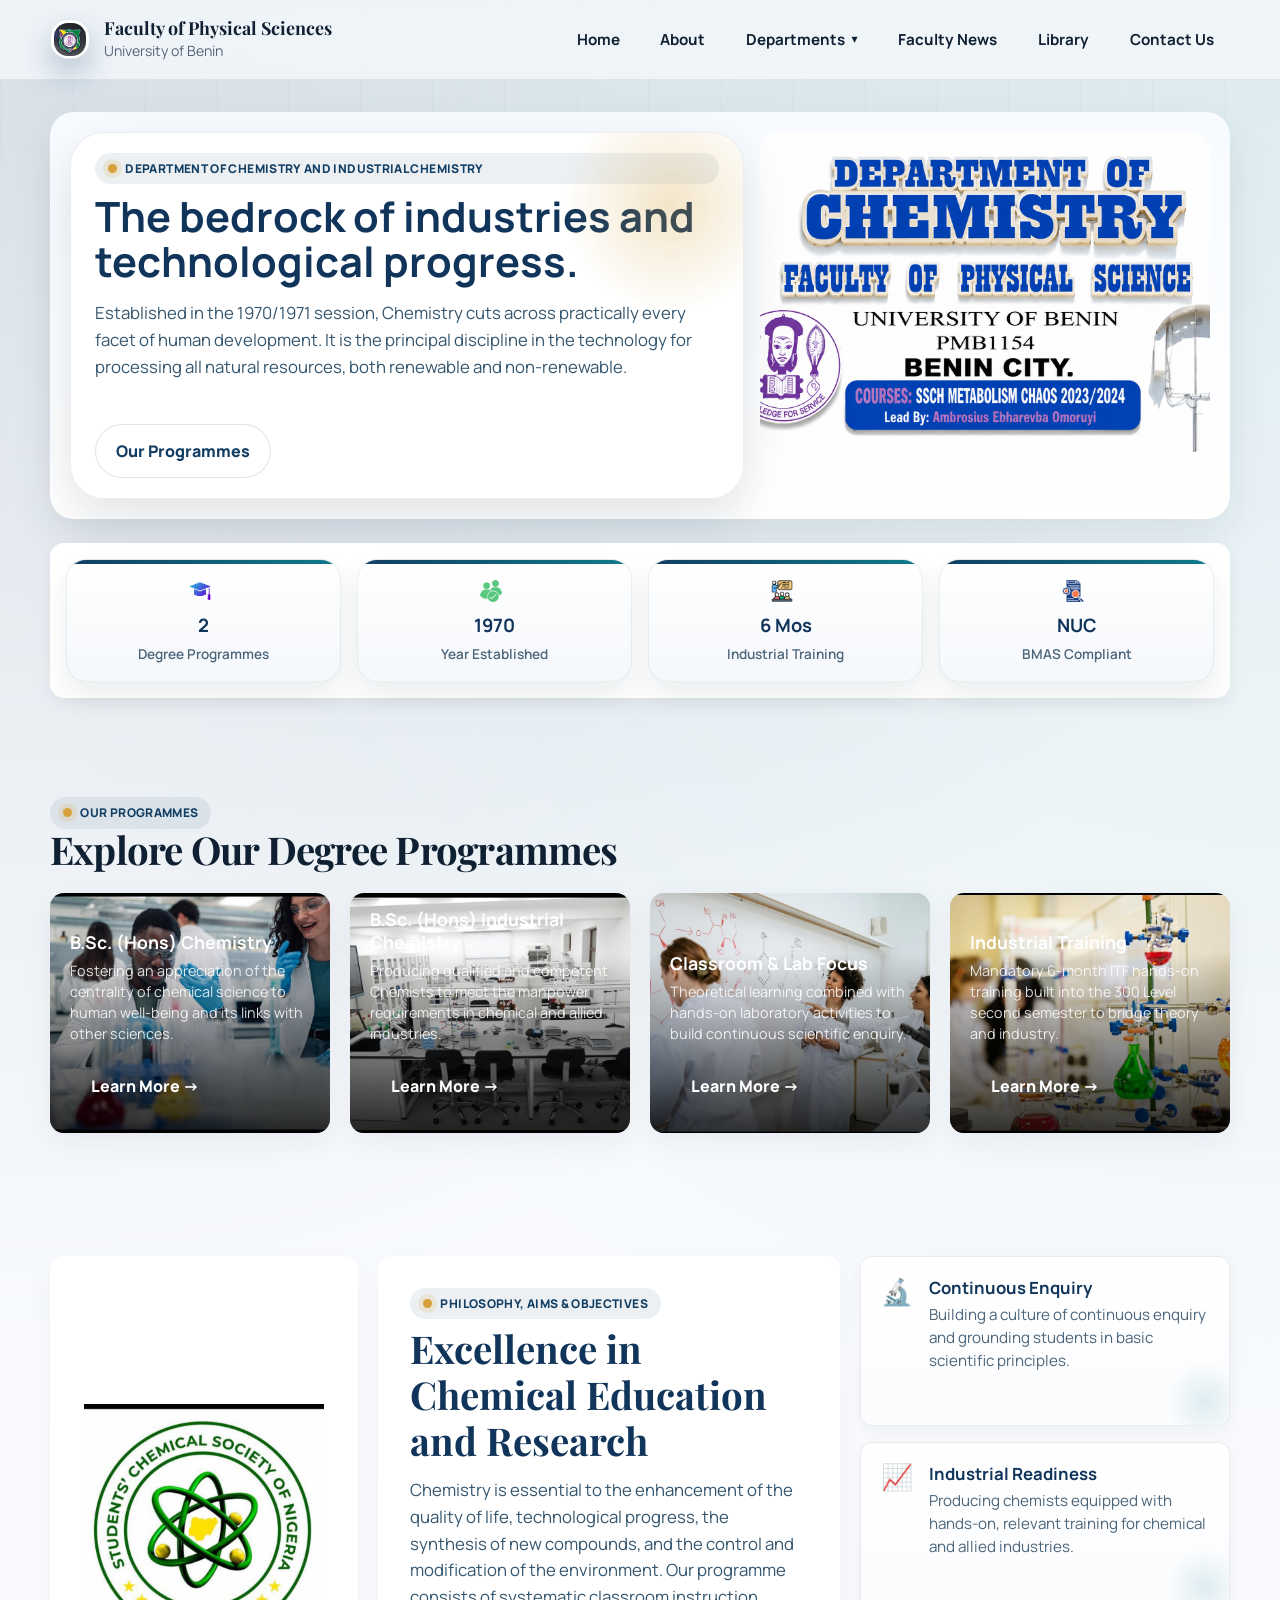
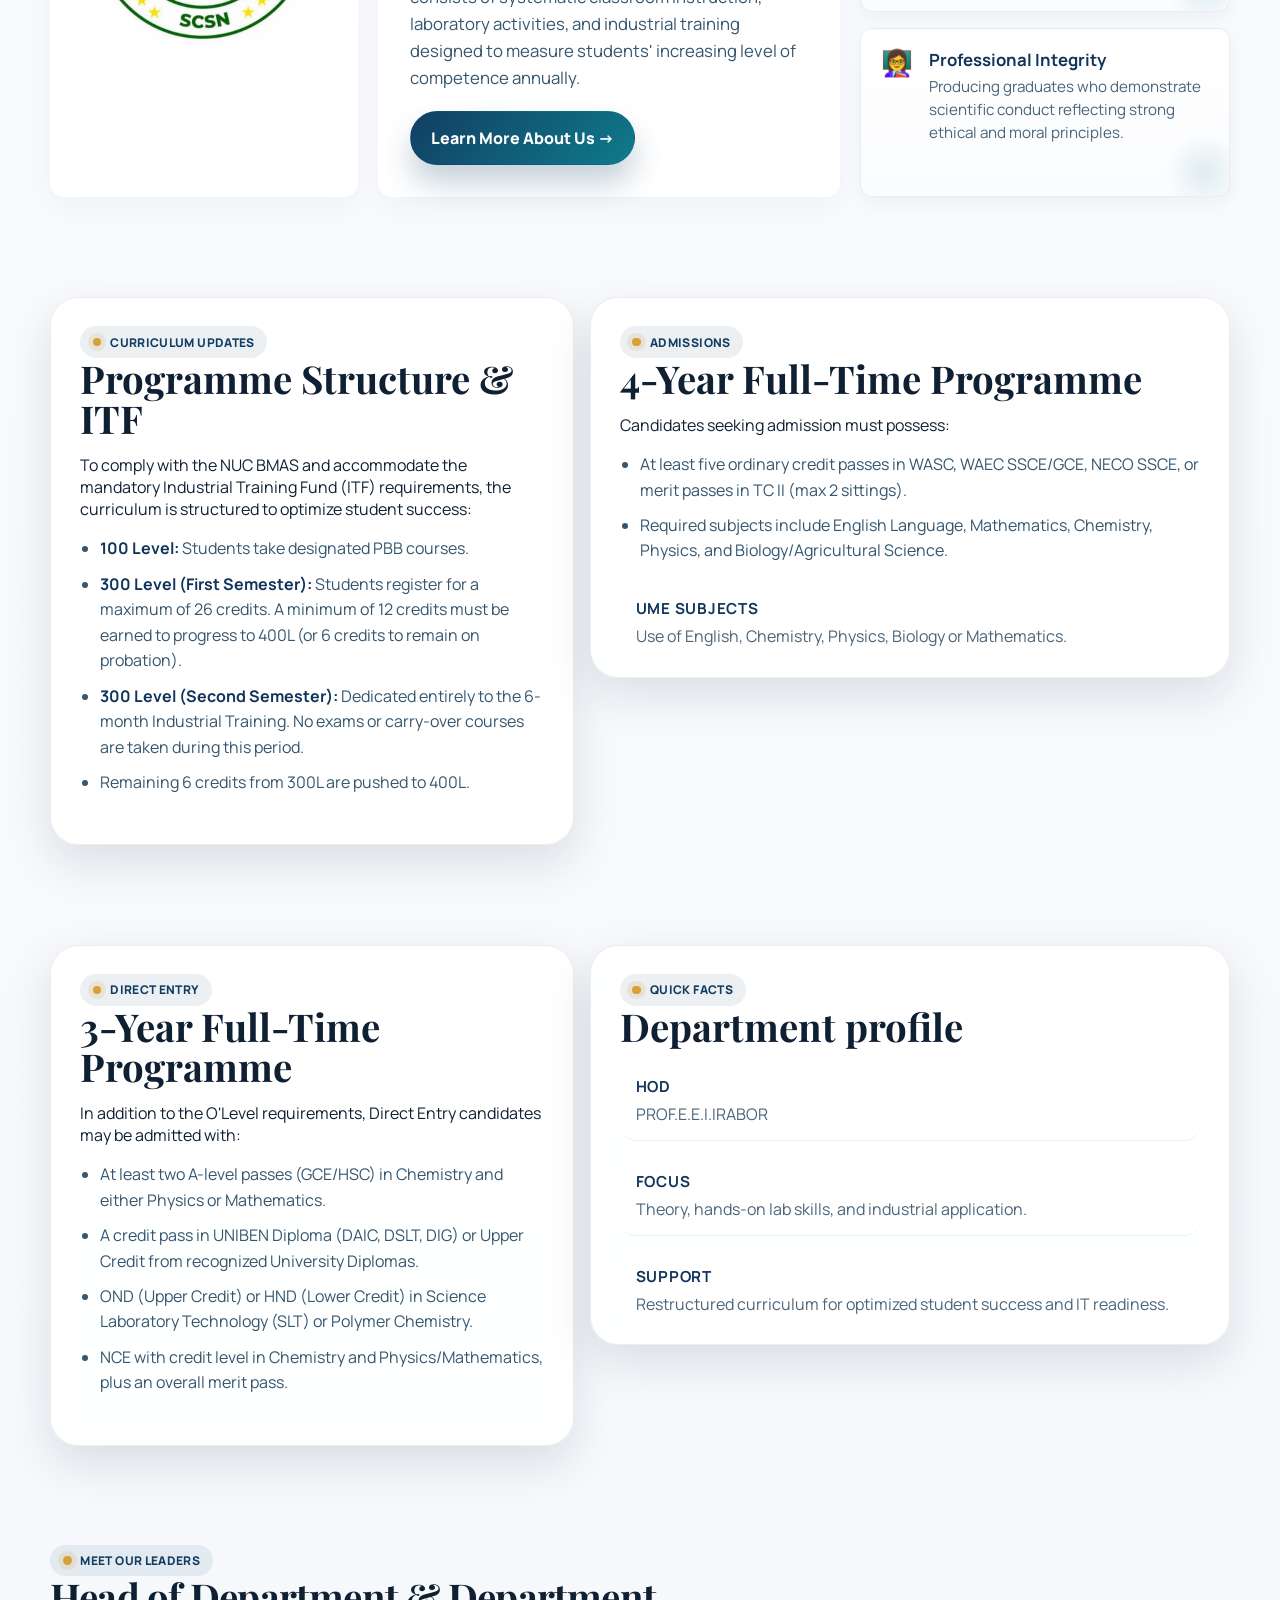
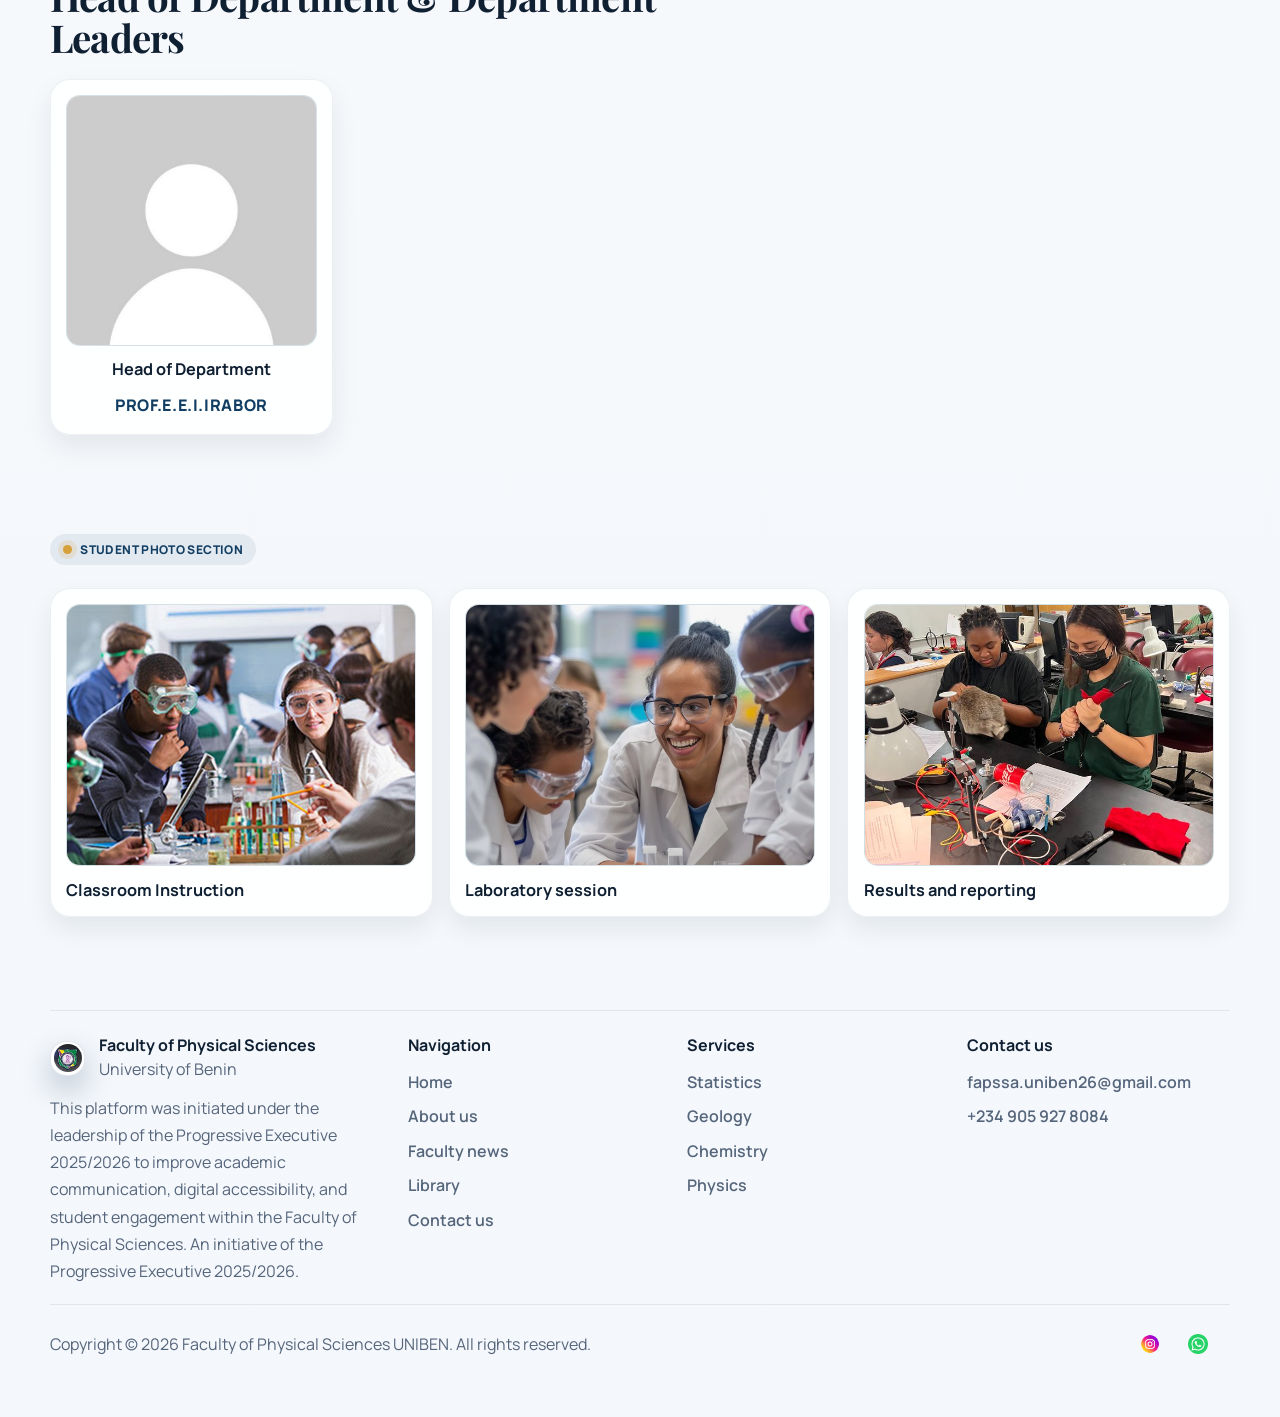
<file: school-portal/chemistry.html>
<!doctype html>
<html lang="en">
<head>
    <meta charset="UTF-8" />
    <meta name="viewport" content="width=device-width, initial-scale=1.0" />

    <!-- SEO -->
    <title>Chemistry & Industrial Chemistry | UNIBEN Faculty of Physical Sciences</title>

    <meta
        name="description"
        content="Explore the Department of Chemistry and Industrial Chemistry at the University of Benin. Discover its academic programmes, research activities, lecturers, facilities and contributions to chemical sciences."
    />

    <meta name="robots" content="index, follow" />

    <!-- Canonical URL -->
    <link
        rel="canonical"
        href="https://fapssauniben.com.ng/chemistry"
    />

    <!-- Open Graph -->
    <meta property="og:type" content="website" />
    <meta property="og:title" content="Chemistry & Industrial Chemistry | UNIBEN" />
    <meta
        property="og:description"
        content="Discover the Department of Chemistry and Industrial Chemistry at the University of Benin, its academic programmes, research and scientific activities."
    />
    <meta
        property="og:url"
        content="https://fapssauniben.com.ng/chemistry"
    />
    <meta property="og:site_name" content="UNIBEN Faculty of Physical Sciences" />
    <meta property="og:locale" content="en_NG" />

    <!-- Twitter / X -->
    <meta name="twitter:card" content="summary" />
    <meta name="twitter:title" content="Chemistry & Industrial Chemistry | UNIBEN" />
    <meta
        name="twitter:description"
        content="Explore Chemistry and Industrial Chemistry at the University of Benin."
    />

    <!-- Favicon -->
    <link
        rel="icon"
        type="image/png"
        href="/favicon.png"
        sizes="512x512"
    />

    <!-- Stylesheets -->
    <link rel="stylesheet" href="style.css" />
    <link rel="stylesheet" href="chemistry.css" />
</head>
  <body>
    <a class="skip-link" href="#main-content">Skip to content</a>
    <header class="site-header">
      <div class="container navbar">
        <a
          class="brand"
          href="index.html"
          aria-label="UNIBEN Faculty of Physical Sciences home"
          ><span class="brand-mark brand-logo">
            <img src="images/logo.jpeg" alt="" aria-hidden="true" /> </span
          ><span class="brand-text"
            ><strong>Faculty of Physical Sciences</strong
            ><span>University of Benin</span></span
          ></a
        >
        <button
          class="nav-toggle"
          type="button"
          aria-expanded="false"
          aria-controls="primary-nav"
          aria-label="Toggle navigation"
        >
          <span></span><span></span><span></span>
        </button>
        <nav id="primary-nav" class="nav-links" aria-label="Primary navigation">
          <a href="index.html">Home</a><a href="about.html">About</a>
          <details class="nav-dropdown">
            <summary>Departments</summary>
            <div
              class="nav-dropdown-menu"
              role="menu"
              aria-label="Faculty department links"
            >
              <a href="statistics.html">Statistics</a>
              <a href="geology.html">Geology</a>
              <a href="chemistry.html">Chemistry</a>
              <a href="physics.html">Physics</a>
              <a href="mathematics.html">Mathematics</a>
            </div>
          </details>
          <a href="faculty-news.html">Faculty News</a>
          <a href="library.html">Library</a>
          <a href="contact.html">Contact Us</a>
        </nav>
      </div>
    </header>
    <main id="main-content">
      <section class="department-hero section">
        <div class="container">
          <div class="department-hero-panel reveal">
            <div class="department-hero-grid">
              <div class="hero-copy">
                <span class="eyebrow">Department of Chemistry and Industrial Chemistry</span>
                <h1>The bedrock of industries and technological progress.</h1>
                <p>
                  Established in the 1970/1971 session, Chemistry cuts across practically 
                  every facet of human development. It is the principal discipline in the 
                  technology for processing all natural resources, both renewable and non-renewable.
                </p>
                <div class="page-cta">
                  <a class="btn btn-secondary" href="contact.html"
                    >Our Programmes</a
                  >
                </div>
              </div>

              <div class="hero-image">
                <img
                  src="images/chem.png"
                  alt="Department of Chemistry banner"
                />
              </div>
            </div>
          </div>

          <div class="stats-ticker reveal">
            <div class="ticker-item">
              <img
                src="icon/education.png"
                alt=""
                class="ticker-icon-img"
                aria-hidden="true"
              />
              <strong>2</strong><span>Degree Programmes</span>
            </div>
            <div class="ticker-item">
              <img
                src="icon/check.png"
                alt=""
                class="ticker-icon-img"
                aria-hidden="true"
              />
              <strong>1970</strong><span>Year Established</span>
            </div>
            <div class="ticker-item">
              <img
                src="icon/training.png"
                alt=""
                class="ticker-icon-img"
                aria-hidden="true"
              />
              <strong>6 Mos</strong><span>Industrial Training</span>
            </div>
            <div class="ticker-item">
              <img
                src="icon/research.png"
                alt=""
                class="ticker-icon-img"
                aria-hidden="true"
              />
              <strong>NUC</strong><span>BMAS Compliant</span>
            </div>
          </div>
        </div>
      </section>
      <section class="section programmes-section">
        <div class="container">
          <div class="section-intro reveal">
            <span class="eyebrow">Our Programmes</span>
            <h2>Explore Our Degree Programmes</h2>
          </div>

          <div class="programs-grid reveal delay-1">
            <article class="program-card">
              <img src="images/chem3.jpeg" alt="Chemistry programme" />
              <div class="card-overlay">
                <h3>B.Sc. (Hons) Chemistry</h3>
                <p>
                  Fostering an appreciation of the centrality of chemical science 
                  to human well-being and its links with other sciences.
                </p>
                <a class="btn btn-tertiary" href="#">Learn More →</a>
              </div>
            </article>
            <article class="program-card">
              <img
                src="images/chem4.jpeg"
                alt="Industrial Chemistry programme"
              />
              <div class="card-overlay">
                <h3>B.Sc. (Hons) Industrial Chemistry</h3>
                <p>
                  Producing qualified and competent Chemists to meet the manpower 
                  requirements in chemical and allied industries.
                </p>
                <a class="btn btn-tertiary" href="#">Learn More →</a>
              </div>
            </article>
            <article class="program-card">
              <img src="images/chem5.jpeg" alt="Classroom Instruction" />
              <div class="card-overlay">
                <h3>Classroom & Lab Focus</h3>
                <p>
                  Theoretical learning combined with hands-on laboratory activities 
                  to build continuous scientific enquiry.
                </p>
                <a class="btn btn-tertiary" href="#">Learn More →</a>
              </div>
            </article>
            <article class="program-card">
              <img
                src="images/chem2.jpeg"
                alt="Industrial Training"
              />
              <div class="card-overlay">
                <h3>Industrial Training</h3>
                <p>
                  Mandatory 6-month ITF hands-on training built into the 300 Level 
                  second semester to bridge theory and industry.
                </p>
                <a class="btn btn-tertiary" href="#">Learn More →</a>
              </div>
            </article>
          </div>
        </div>
      </section>
      <section class="section department-about-section">
        <div class="container">
          <div class="about-grid reveal">
            <div class="logo-card">
              <img
                src="images/chemistry.jpeg"
                alt="Students Chemical Society logo"
              />
            </div>

            <div class="about-copy">
              <span class="eyebrow">Philosophy, Aims & Objectives</span>
              <h2>Excellence in Chemical Education and Research</h2>
              <p>
                Chemistry is essential to the enhancement of the quality of life, technological 
                progress, the synthesis of new compounds, and the control and modification of 
                the environment. Our programme consists of systematic classroom instruction, 
                laboratory activities, and industrial training designed to measure students' 
                increasing level of competence annually.
              </p>
              <a class="btn btn-primary" href="#">Learn More About Us →</a>
            </div>

            <aside class="about-features">
              <div class="feature-card">
                <div class="feature-icon">🔬</div>
                <div>
                  <h4>Continuous Enquiry</h4>
                  <p>
                    Building a culture of continuous enquiry and grounding students in basic 
                    scientific principles.
                  </p>
                </div>
              </div>
              <div class="feature-card">
                <div class="feature-icon">📈</div>
                <div>
                  <h4>Industrial Readiness</h4>
                  <p>
                    Producing chemists equipped with hands-on, relevant training for chemical 
                    and allied industries.
                  </p>
                </div>
              </div>
              <div class="feature-card">
                <div class="feature-icon">👩‍🏫</div>
                <div>
                  <h4>Professional Integrity</h4>
                  <p>
                    Producing graduates who demonstrate scientific conduct reflecting strong 
                    ethical and moral principles.
                  </p>
                </div>
              </div>
            </aside>
          </div>
        </div>
      </section>
      
      <section class="section">
        <div class="container split">
          <article class="section-card reveal">
            <div class="card-heading">
              <span class="eyebrow">Curriculum Updates</span>
              <h2>Programme Structure & ITF</h2>
            </div>
            <p>
              To comply with the NUC BMAS and accommodate the mandatory Industrial Training Fund (ITF) 
              requirements, the curriculum is structured to optimize student success:
            </p>
            <ul>
              <li><strong>100 Level:</strong> Students take designated PBB courses.</li>
              <li><strong>300 Level (First Semester):</strong> Students register for a maximum of 26 credits. A minimum of 12 credits must be earned to progress to 400L (or 6 credits to remain on probation).</li>
              <li><strong>300 Level (Second Semester):</strong> Dedicated entirely to the 6-month Industrial Training. No exams or carry-over courses are taken during this period.</li>
              <li>Remaining 6 credits from 300L are pushed to 400L.</li>
            </ul>
          </article>
          <aside class="section-card reveal delay-1">
            <div class="card-heading">
              <span class="eyebrow">Admissions</span>
              <h2>4-Year Full-Time Programme</h2>
            </div>
            <p>Candidates seeking admission must possess:</p>
            <ul>
              <li>At least five ordinary credit passes in WASC, WAEC SSCE/GCE, NECO SSCE, or merit passes in TC II (max 2 sittings).</li>
              <li>Required subjects include English Language, Mathematics, Chemistry, Physics, and Biology/Agricultural Science.</li>
            </ul>
            <div class="facts-list">
              <div>
                <strong>UME Subjects</strong>
                <span>Use of English, Chemistry, Physics, Biology or Mathematics.</span>
              </div>
            </div>
          </aside>
        </div>
      </section>

      <section class="section">
        <div class="container split">
          <article class="section-card reveal">
            <div class="card-heading">
              <span class="eyebrow">Direct Entry</span>
              <h2>3-Year Full-Time Programme</h2>
            </div>
            <p>In addition to the O'Level requirements, Direct Entry candidates may be admitted with:</p>
            <ul>
              <li>At least two A-level passes (GCE/HSC) in Chemistry and either Physics or Mathematics.</li>
              <li>A credit pass in UNIBEN Diploma (DAIC, DSLT, DIG) or Upper Credit from recognized University Diplomas.</li>
              <li>OND (Upper Credit) or HND (Lower Credit) in Science Laboratory Technology (SLT) or Polymer Chemistry.</li>
              <li>NCE with credit level in Chemistry and Physics/Mathematics, plus an overall merit pass.</li>
            </ul>
          </article>
          <aside class="section-card reveal delay-1">
            <div class="card-heading">
              <span class="eyebrow">Quick facts</span>
              <h2>Department profile</h2>
            </div>
            <div class="facts-list">
              <div><strong>HOD</strong><span>PROF.E.E.I.IRABOR</span></div>
              <div>
                <strong>Focus</strong
                ><span>Theory, hands-on lab skills, and industrial application.</span>
              </div>
              <div>
                <strong>Support</strong
                ><span>Restructured curriculum for optimized student success and IT readiness.</span>
              </div>
            </div>
          </aside>
        </div>
      </section>

      <section class="section meet-leaders-section">
        <div class="container">
          <div class="section-intro reveal">
            <span class="eyebrow">Meet Our Leaders</span>
            <h2>Head of Department & Department Leaders</h2>
          </div>

          <div class="leaders-grid reveal delay-1">
            <article class="leader-card">
              <img src="images/profile.jpg" alt="Head of Department" />
              <h3>Head of Department</h3>
              <p class="leader-name">PROF.E.E.I.IRABOR</p>
            </article>
          </div>

          <!-- <div class="section-intro reveal">
            <span class="eyebrow">Lecturers</span>
            <h2>Teaching Staff</h2>
          </div>

          <div class="department-staff-grid reveal delay-1 lecturers-grid">
            <article class="staff-mini-card">
              <img src="images/photo2.svg" alt="Lecturer 1" />
              <strong>Dr. [Name]</strong>
              <span>Senior Lecturer</span>
            </article>
            <article class="staff-mini-card">
              <img src="images/photo3.svg" alt="Lecturer 2" />
              <strong>Dr. [Name]</strong>
              <span>Lecturer</span>
            </article>
            <article class="staff-mini-card">
              <img src="images/photo4.svg" alt="Lecturer 3" />
              <strong>Mrs. [Name]</strong>
              <span>Lecturer II</span>
            </article>
            <article class="staff-mini-card">
              <img src="images/photo5.svg" alt="Lecturer 4" />
              <strong>Mr. [Name]</strong>
              <span>Assistant Lecturer</span>
            </article>
          </div> -->
        </div>
      </section>

      <section class="section student-photo-section">
        <div class="container">
          <div class="section-intro reveal">
            <span class="eyebrow">Student Photo Section</span>
          </div>
          <div class="student-photo-grid reveal delay-1">
            <article class="student-photo-card">
              <img src="images/class1.jpg" alt="Chemistry classroom activity" />
              <h3>Classroom Instruction</h3>
            </article>
            <article class="student-photo-card">
              <img src="images/class2.webp" alt="Chemistry lab session" />
              <h3>Laboratory session</h3>
            </article>
            <article class="student-photo-card">
              <img src="images/class3.jpg" alt="Students discussing results" />
              <h3>Results and reporting</h3>
            </article>
          </div>
        </div>
      </section>
    </main>
    <footer class="footer">
      <div class="container footer-grid">
        <div class="footer-brand-block">
          <div class="footer-brand-line">
            <span class="brand-mark footer-mark brand-logo">
              <img src="images/logo.jpeg" alt="" aria-hidden="true" />
            </span>
            <div>
              <strong>Faculty of Physical Sciences</strong>
              <p>University of Benin</p>
            </div>
          </div>
          <p>
            This platform was initiated under the leadership of the Progressive Executive 2025/2026 to improve academic communication, digital accessibility, and student engagement within the Faculty of Physical Sciences. An initiative of the Progressive Executive 2025/2026.
          </p>
        </div>
        <div class="footer-column">
          <h3>Navigation</h3>
          <a href="index.html">Home</a>
          <a href="about.html">About us</a>
          <!-- <a href="departmental.html">Department</a> -->
           <a href="faculty-news.html">Faculty news</a>
          <a class="active" href="library.html">Library</a>
          <a href="contact.html">Contact us</a>
        </div>
        <div class="footer-column">
          <h3>Services</h3>
          <a href="statistics.html">Statistics</a>
          <a href="geology.html">Geology</a>
          <a href="chemistry.html">Chemistry</a>
          <a href="physics.html">Physics</a>
        </div>
        <div class="footer-column">
          <h3>Contact us</h3>
          <a href="mailto:Email:fapssa.uniben26@gmail.com">fapssa.uniben26@gmail.com</a>
          <a href="tel:+2349059278084">+234 905 927 8084</a>
        </div>
      </div>
      <div class="container footer-bottom">
        <p>
          Copyright © 2026 Faculty of Physical Sciences UNIBEN. All rights
          reserved.
        </p>
        <div class="footer-links footer-links-bottom">
          <div class="social-icons">
            <!-- <a
              href="https://x.com"
              aria-label="Follow on X"
              title="Follow on X"
              class="social-link"
            >
              <span class="visually-hidden">Follow on X</span>
              <img src="icons/social.png" alt="" aria-hidden="true" />
            </a> -->
            <a
              href="https://www.instagram.com/fapssa.uniben?igsh=YTcxcmVoaGE2a2Iy"
              aria-label="Follow on Instagram"
              title="Follow on Instagram"
              class="social-link"
            >
              <span class="visually-hidden">Follow on Instagram</span>
              <img src="icons/instagram.png" alt="" aria-hidden="true" />
            </a>
            <a
              href="https://whatsapp.com/channel/0029Vb6MhvH9mrGWA9GIQq42"
              aria-label="Follow on Whatsapp"
              title="Follow on Whatsapp"
              class="social-link"
            >
              <span class="visually-hidden">Follow on LinkedIn</span>
              <img src="icons/social.png" alt="" aria-hidden="true" />
            </a>
          </div>
        </div>
      </div>
    </footer>

    <script src="nav.js" defer></script>
  </body>
</html>
</file>
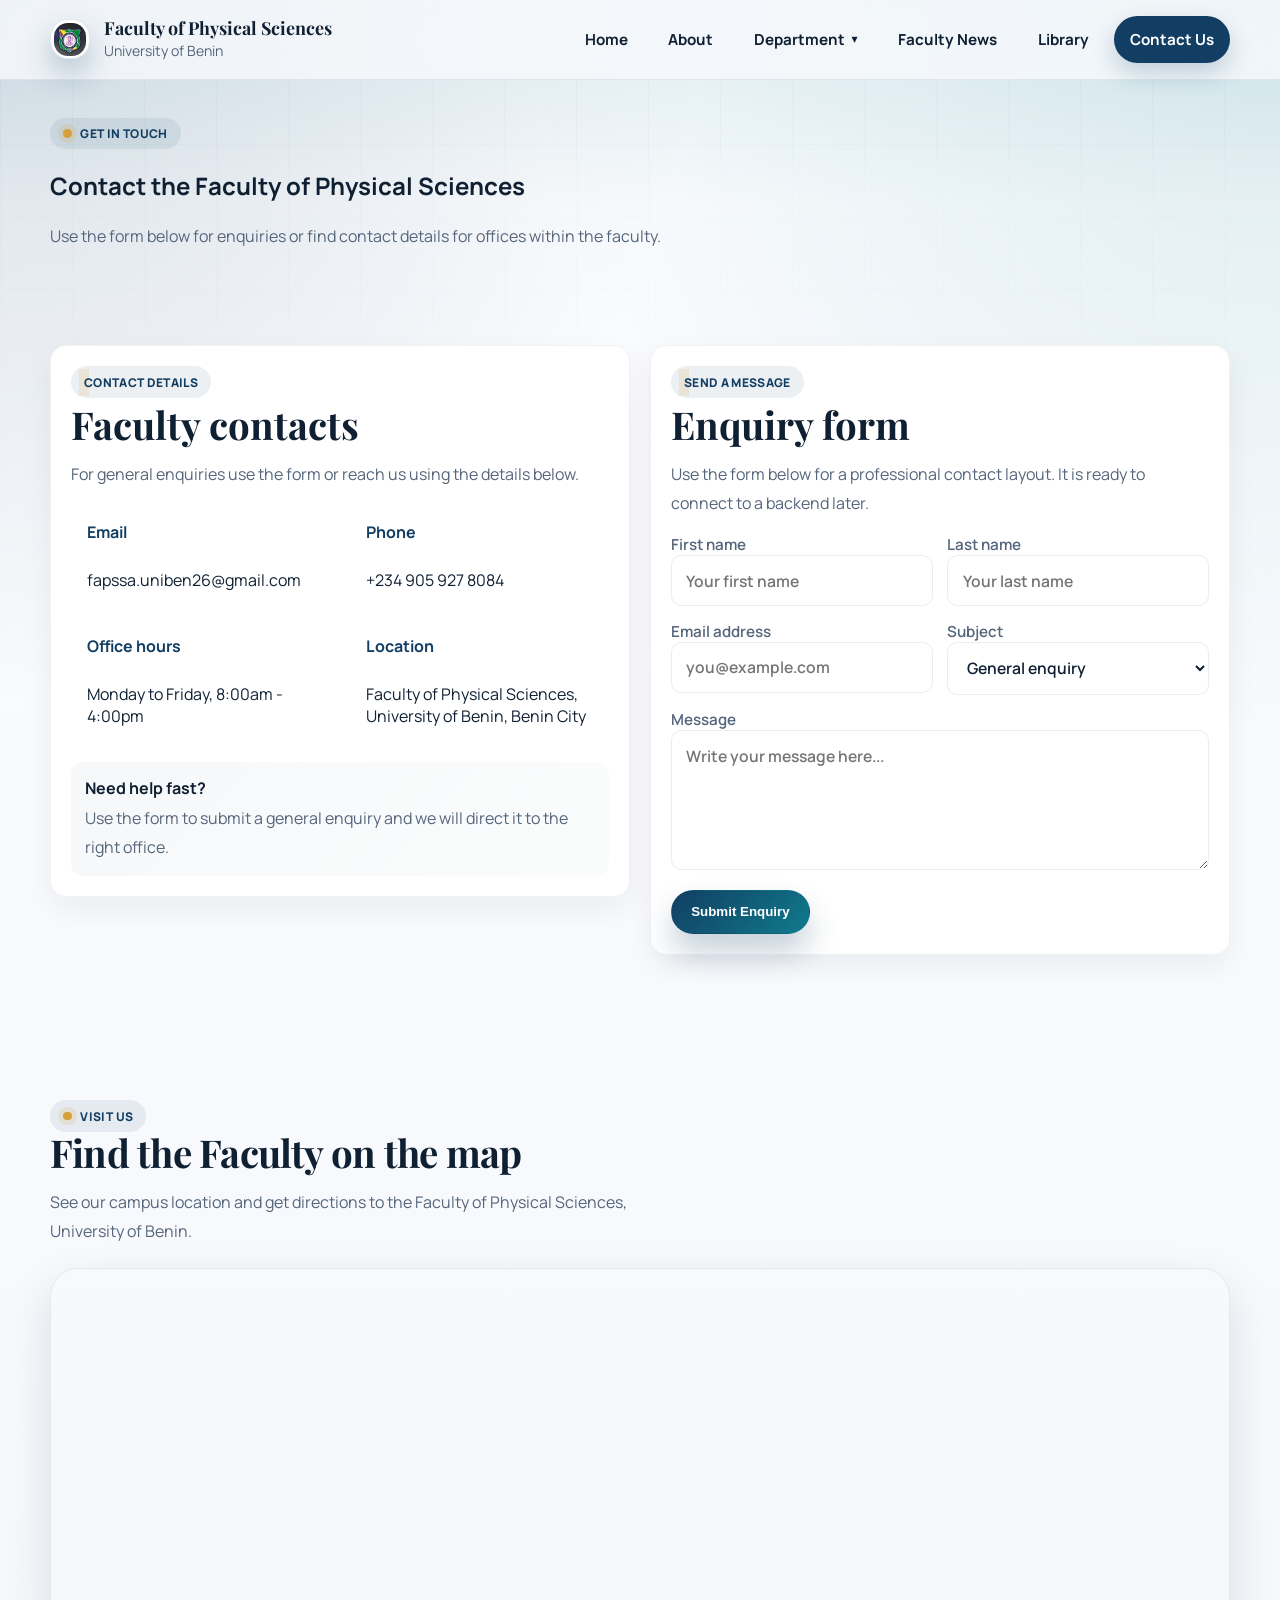
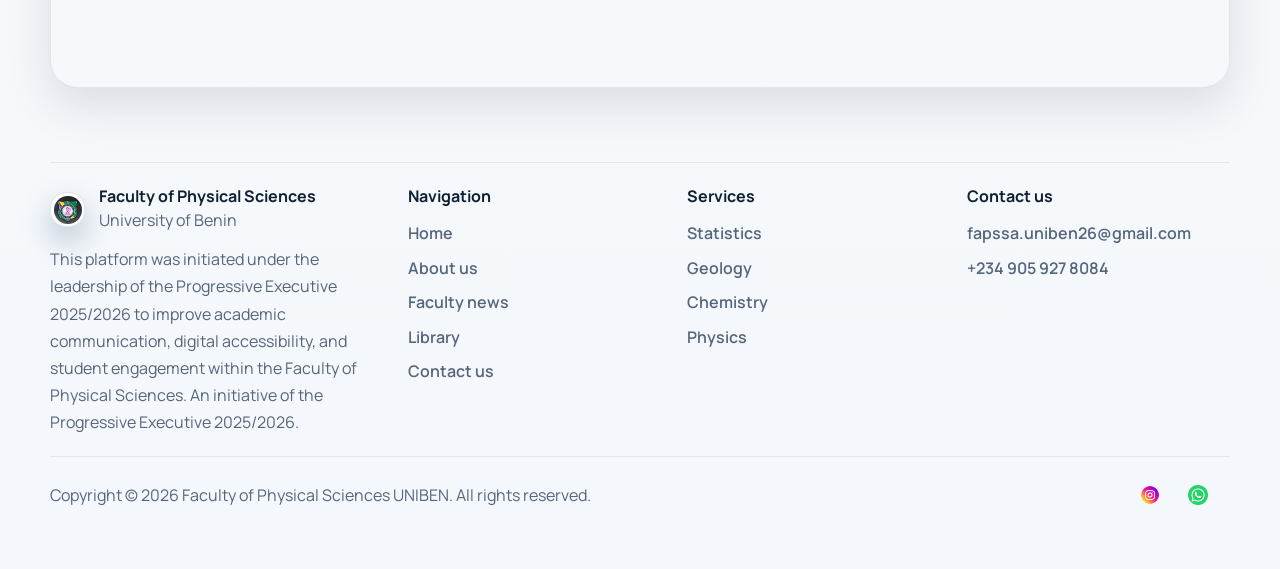
<file: school-portal/contact.html>
<!doctype html>
<html lang="en">
<head>
    <meta charset="UTF-8" />
    <meta name="viewport" content="width=device-width, initial-scale=1.0" />

    <!-- SEO Metadata -->
    <title>Contact Us | UNIBEN Faculty of Physical Sciences</title>

    <meta
        name="description"
        content="Get in touch with the Faculty of Physical Sciences, University of Benin. Find information on faculty enquiries, academic support, departmental contacts and general assistance."
    />

    <meta name="robots" content="index, follow" />

    <!-- Canonical URL -->
    <link
        rel="canonical"
        href="https://fapssauniben.com.ng/contact"
    />

    <!-- Open Graph / Social Sharing -->
    <meta property="og:type" content="website" />
    <meta
        property="og:title"
        content="Contact Us | UNIBEN Faculty of Physical Sciences"
    />
    <meta
        property="og:description"
        content="Contact the Faculty of Physical Sciences at the University of Benin for enquiries, academic information and assistance."
    />
    <meta
        property="og:url"
        content="https://fapssauniben.com.ng/contact"
    />
    <meta
        property="og:site_name"
        content="UNIBEN Faculty of Physical Sciences"
    />
    <meta property="og:locale" content="en_NG" />

    <!-- Twitter / X -->
    <meta name="twitter:card" content="summary" />
    <meta
        name="twitter:title"
        content="Contact | UNIBEN Faculty of Physical Sciences"
    />
    <meta
        name="twitter:description"
        content="Get in touch with the Faculty of Physical Sciences, University of Benin."
    />

    <!-- Favicon -->
    <link
        rel="icon"
        type="image/png"
        href="/favicon.png"
        sizes="512x512"
    />

    <!-- Stylesheet -->
    <link rel="stylesheet" href="contact.css" />
</head>
  <body>
    <a class="skip-link" href="#main-content">Skip to content</a>

    <header class="site-header">
      <div class="container navbar">
        <a
          class="brand"
          href="index.html"
          aria-label="UNIBEN Faculty of Physical Sciences home"
        >
          <span class="brand-mark brand-logo">
            <img src="images/logo.jpeg" alt="" aria-hidden="true" />
          </span>
          <span class="brand-text">
            <strong>Faculty of Physical Sciences</strong>
            <span>University of Benin</span>
          </span>
        </a>

        <button
          class="nav-toggle"
          type="button"
          aria-expanded="false"
          aria-controls="primary-nav"
          aria-label="Toggle navigation"
        >
          <span></span><span></span><span></span>
        </button>
        <nav id="primary-nav" class="nav-links" aria-label="Primary navigation">
          <a href="index.html">Home</a>
          <a href="about.html">About</a>
          <details class="nav-dropdown">
            <summary>Department</summary>
            <div
              class="nav-dropdown-menu"
              role="menu"
              aria-label="Departmental links"
            >
              <a href="statistics.html">Statistics</a>
              <a href="geology.html">Geology</a>
              <a href="chemistry.html">Chemistry</a>
              <a href="physics.html">Physics</a>
              <a href="mathematics.html">Mathematics</a>
            </div>
          </details>
          <a href="faculty-news.html">Faculty News</a>
          <a href="library.html">Library</a>
          <a class="active" href="contact.html">Contact Us</a>
        </nav>
      </div>
    </header>

    <main id="main-content">
      <section class="section contact-hero">
        <div class="container">
          <div class="section-intro reveal">
            <span class="eyebrow">Get in touch</span>
            <h1>Contact the Faculty of Physical Sciences</h1>
            <p>
              Use the form below for enquiries or find contact details for
              offices within the faculty.
            </p>
          </div>
        </div>
      </section>

      <section class="section contact-section">
        <div class="container contact-grid">
          <article class="contact-card reveal">
            <span class="eyebrow">Contact details</span>
            <h2>Faculty contacts</h2>
            <p>
              For general enquiries use the form or reach us using the details
              below.
            </p>

            <div class="contact-list">
              <div><strong>Email</strong><br />fapssa.uniben26@gmail.com</div>
              <div><strong>Phone</strong><br />+234 905 927 8084</div>
              <div>
                <strong>Office hours</strong><br />Monday to Friday, 8:00am -
                4:00pm
              </div>
              <div>
                <strong>Location</strong><br />Faculty of Physical Sciences,
                University of Benin, Benin City
              </div>
            </div>

            <div class="contact-note">
              <strong>Need help fast?</strong>
              <p>
                Use the form to submit a general enquiry and we will direct it
                to the right office.
              </p>
            </div>
          </article>

          <section class="form-card reveal delay-1">
            <span class="eyebrow">Send a message</span>
            <h2>Enquiry form</h2>
            <p>
              Use the form below for a professional contact layout. It is ready
              to connect to a backend later.
            </p>
            <form>
              <div class="form-row">
                <label>
                  First name
                  <input
                    type="text"
                    name="first-name"
                    placeholder="Your first name"
                  />
                </label>
                <label>
                  Last name
                  <input
                    type="text"
                    name="last-name"
                    placeholder="Your last name"
                  />
                </label>
              </div>
              <div class="form-row">
                <label>
                  Email address
                  <input
                    type="email"
                    name="email"
                    placeholder="you@example.com"
                  />
                </label>
                <label>
                  Subject
                  <select name="subject">
                    <option>General enquiry</option>
                    <option>Admissions</option>
                    <option>Academic support</option>
                    <option>Research collaboration</option>
                  </select>
                </label>
              </div>
              <label>
                Message
                <textarea
                  name="message"
                  placeholder="Write your message here..."
                ></textarea>
              </label>
              <button class="btn btn-primary" type="submit">
                Submit Enquiry
              </button>
            </form>
          </section>
        </div>
      </section>

      <section class="section map-section">
        <div class="container">
          <div class="section-intro reveal">
            <span class="eyebrow">Visit us</span>
            <h2>Find the Faculty on the map</h2>
            <p>
              See our campus location and get directions to the Faculty of
              Physical Sciences, University of Benin.
            </p>
          </div>

          <div class="map-wrap reveal">
            <iframe
              src="https://www.google.com/maps?q=University%20of%20Benin%20Benin%20City&z=15&output=embed"
              loading="lazy"
              title="University of Benin location map"
              aria-label="Map showing University of Benin location"
            ></iframe>
          </div>
        </div>
      </section>
    </main>

    <footer class="footer">
      <div class="container footer-grid">
        <div class="footer-brand-block">
          <div class="footer-brand-line">
            <span class="brand-mark footer-mark brand-logo">
              <img src="images/logo.jpeg" alt="" aria-hidden="true" />
            </span>
            <div>
              <strong>Faculty of Physical Sciences</strong>
              <p>University of Benin</p>
            </div>
          </div>
          <p>
            This platform was initiated under the leadership of the Progressive Executive 2025/2026 to improve academic communication, digital accessibility, and student engagement within the Faculty of Physical Sciences. An initiative of the Progressive Executive 2025/2026.
          </p>
        </div>
        <div class="footer-column">
          <h3>Navigation</h3>
          <a href="index.html">Home</a>
          <a href="about.html">About us</a>
          <!-- <a href="departmental.html">Department</a> -->
          <a href="faculty-news.html">Faculty news</a>
          <a class="active" href="library.html">Library</a>
          <a href="contact.html">Contact us</a>
        </div>
        <div class="footer-column">
          <h3>Services</h3>
          <a href="statistics.html">Statistics</a>
          <a href="geology.html">Geology</a>
          <a href="chemistry.html">Chemistry</a>
          <a href="physics.html">Physics</a>
        </div>
        <div class="footer-column">
          <h3>Contact us</h3>
          <a href="mailto:Email:fapssa.uniben26@gmail.com">fapssa.uniben26@gmail.com</a>
          <a href="tel:+2349059278084">+234 905 927 8084</a>
        </div>
      </div>
      <div class="container footer-bottom">
        <p>
          Copyright © 2026 Faculty of Physical Sciences UNIBEN. All rights
          reserved.
        </p>
        <div class="footer-links footer-links-bottom">
          <div class="social-icons">
            <!-- <a
              href="https://x.com"
              aria-label="Follow on X"
              title="Follow on X"
              class="social-link"
            >
              <span class="visually-hidden">Follow on X</span>
              <img src="icons/social.png" alt="" aria-hidden="true" />
            </a> -->
            <a
              href="https://www.instagram.com/fapssa.uniben?igsh=YTcxcmVoaGE2a2Iy"
              aria-label="Follow on Instagram"
              title="Follow on Instagram"
              class="social-link"
            >
              <span class="visually-hidden">Follow on Instagram</span>
              <img src="icons/instagram.png" alt="" aria-hidden="true" />
            </a>
            <a
              href="https://whatsapp.com/channel/0029Vb6MhvH9mrGWA9GIQq42"
              aria-label="Follow on Whatsapp"
              title="Follow on Whatsapp"
              class="social-link"
            >
              <span class="visually-hidden">Follow on LinkedIn</span>
              <img src="icons/social.png" alt="" aria-hidden="true" />
            </a>
          </div>
        </div>
      </div>
    </footer>

    <script src="nav.js" defer></script>
  </body>
</html>
</file>
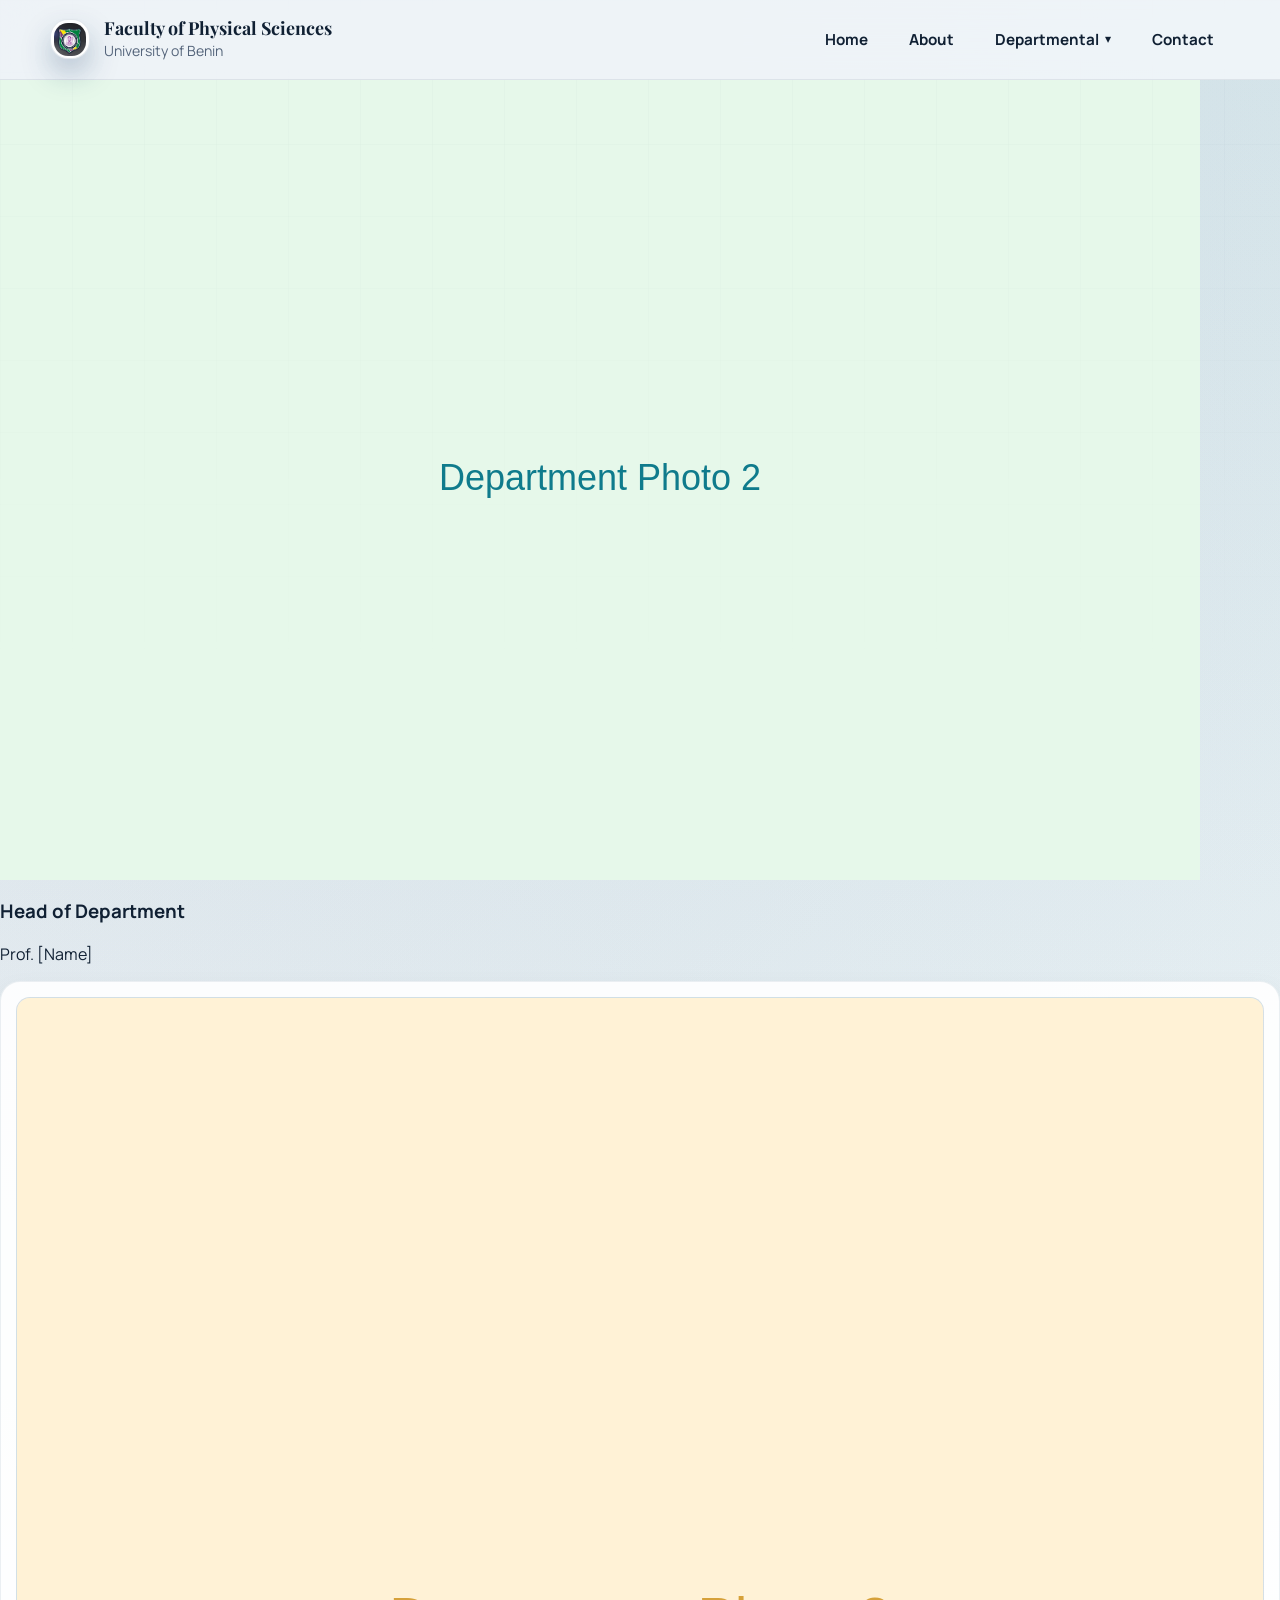
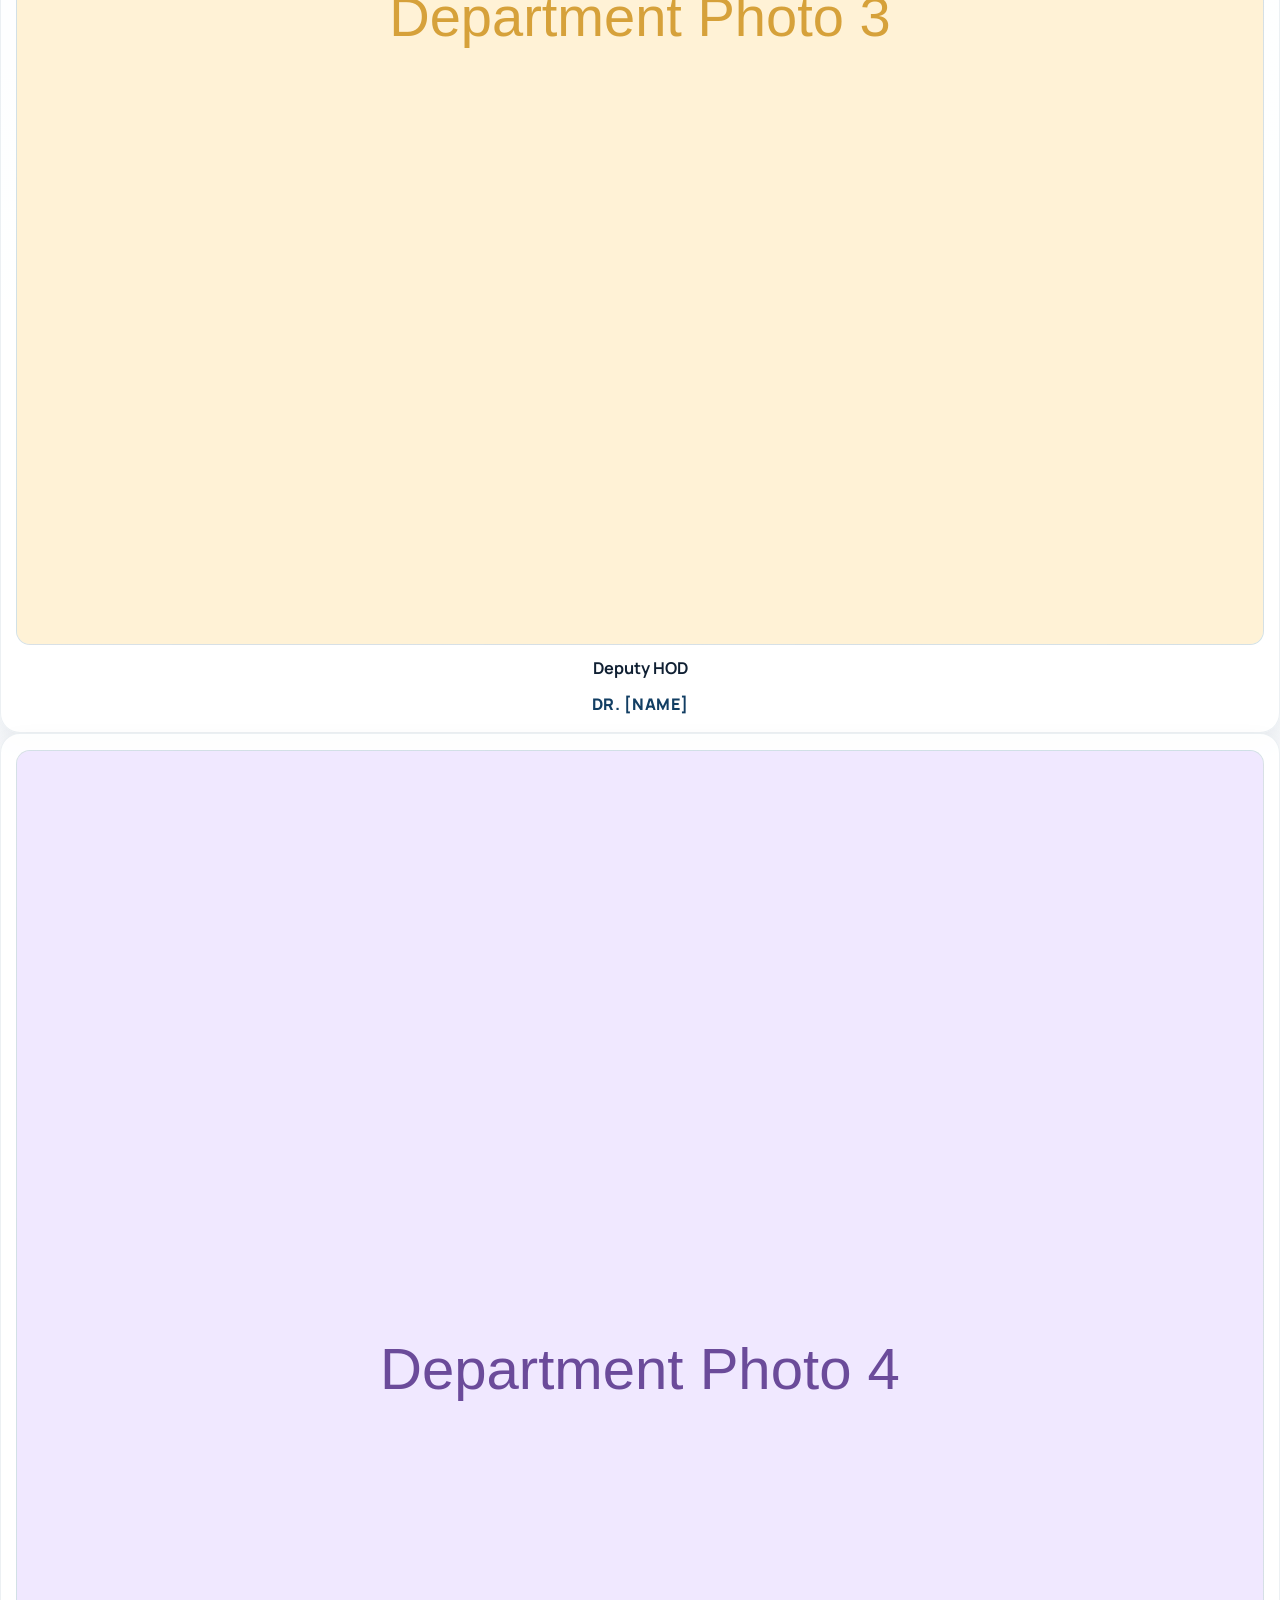
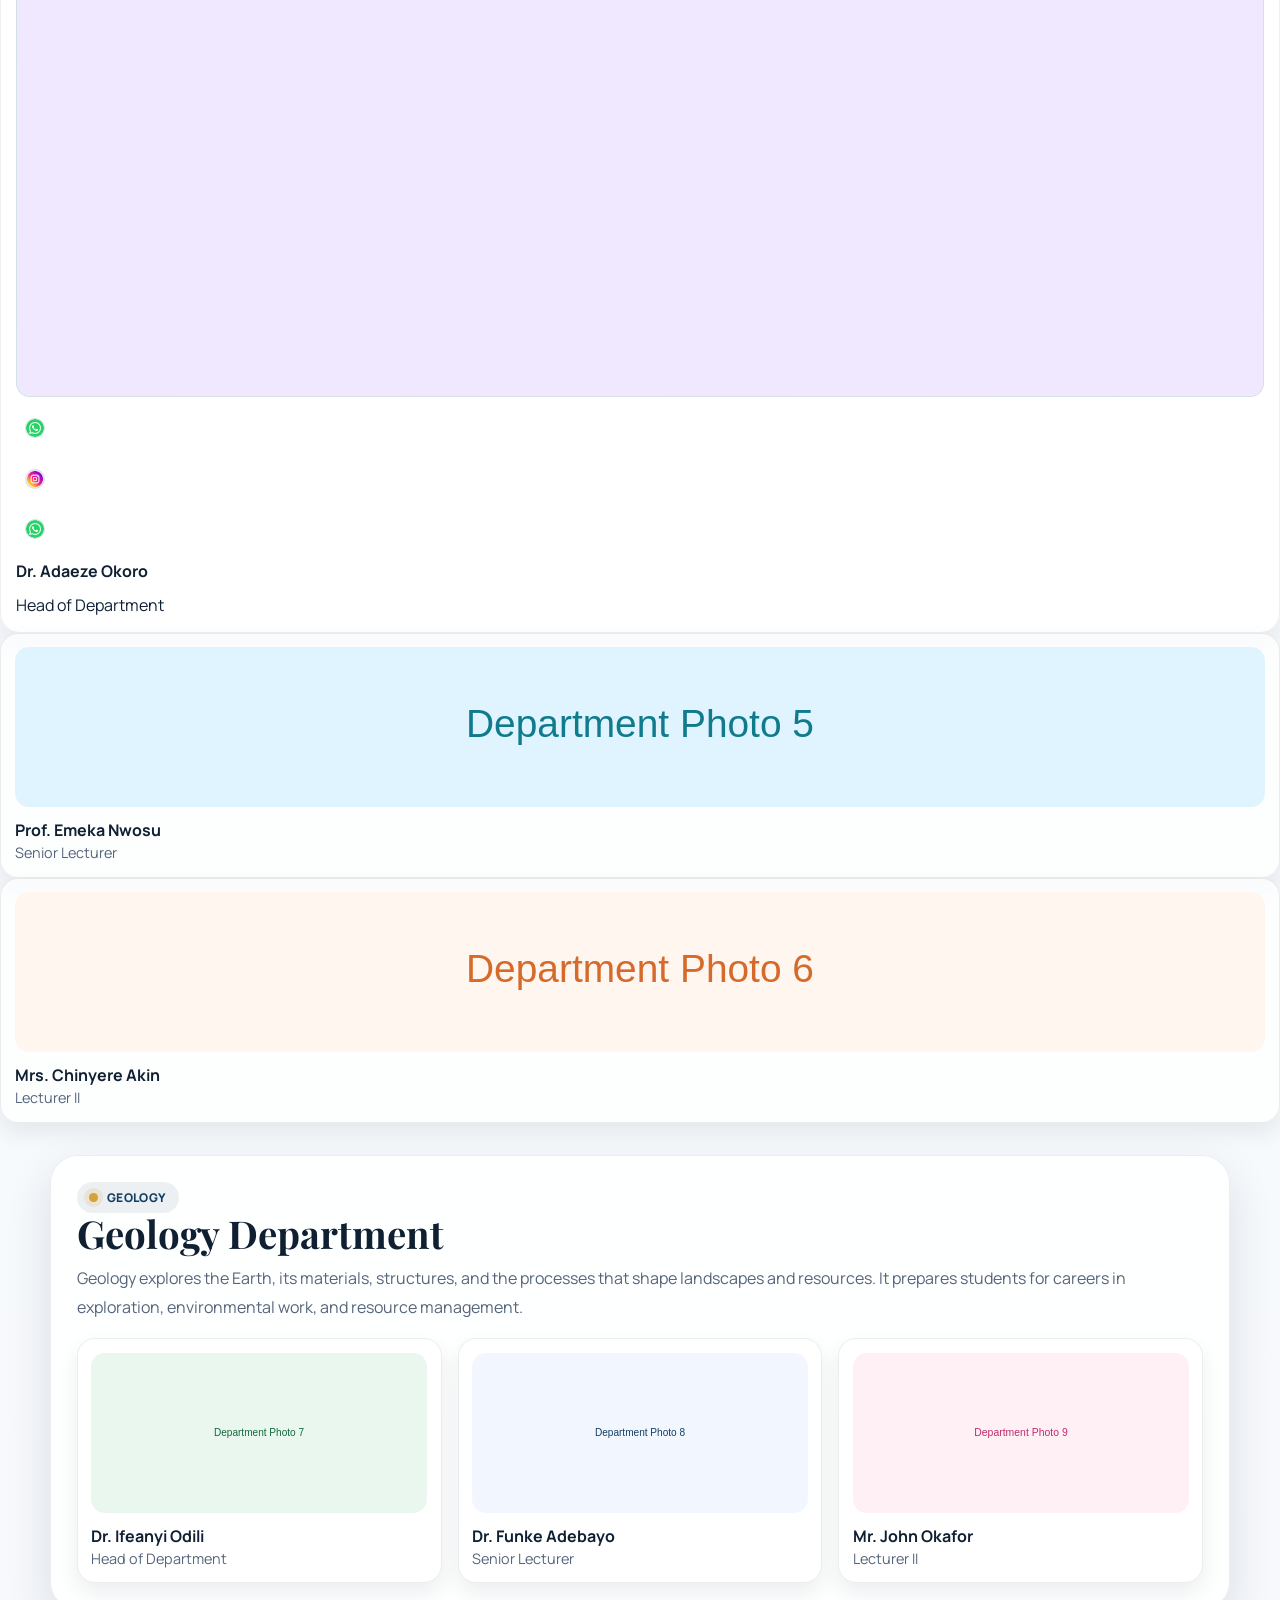
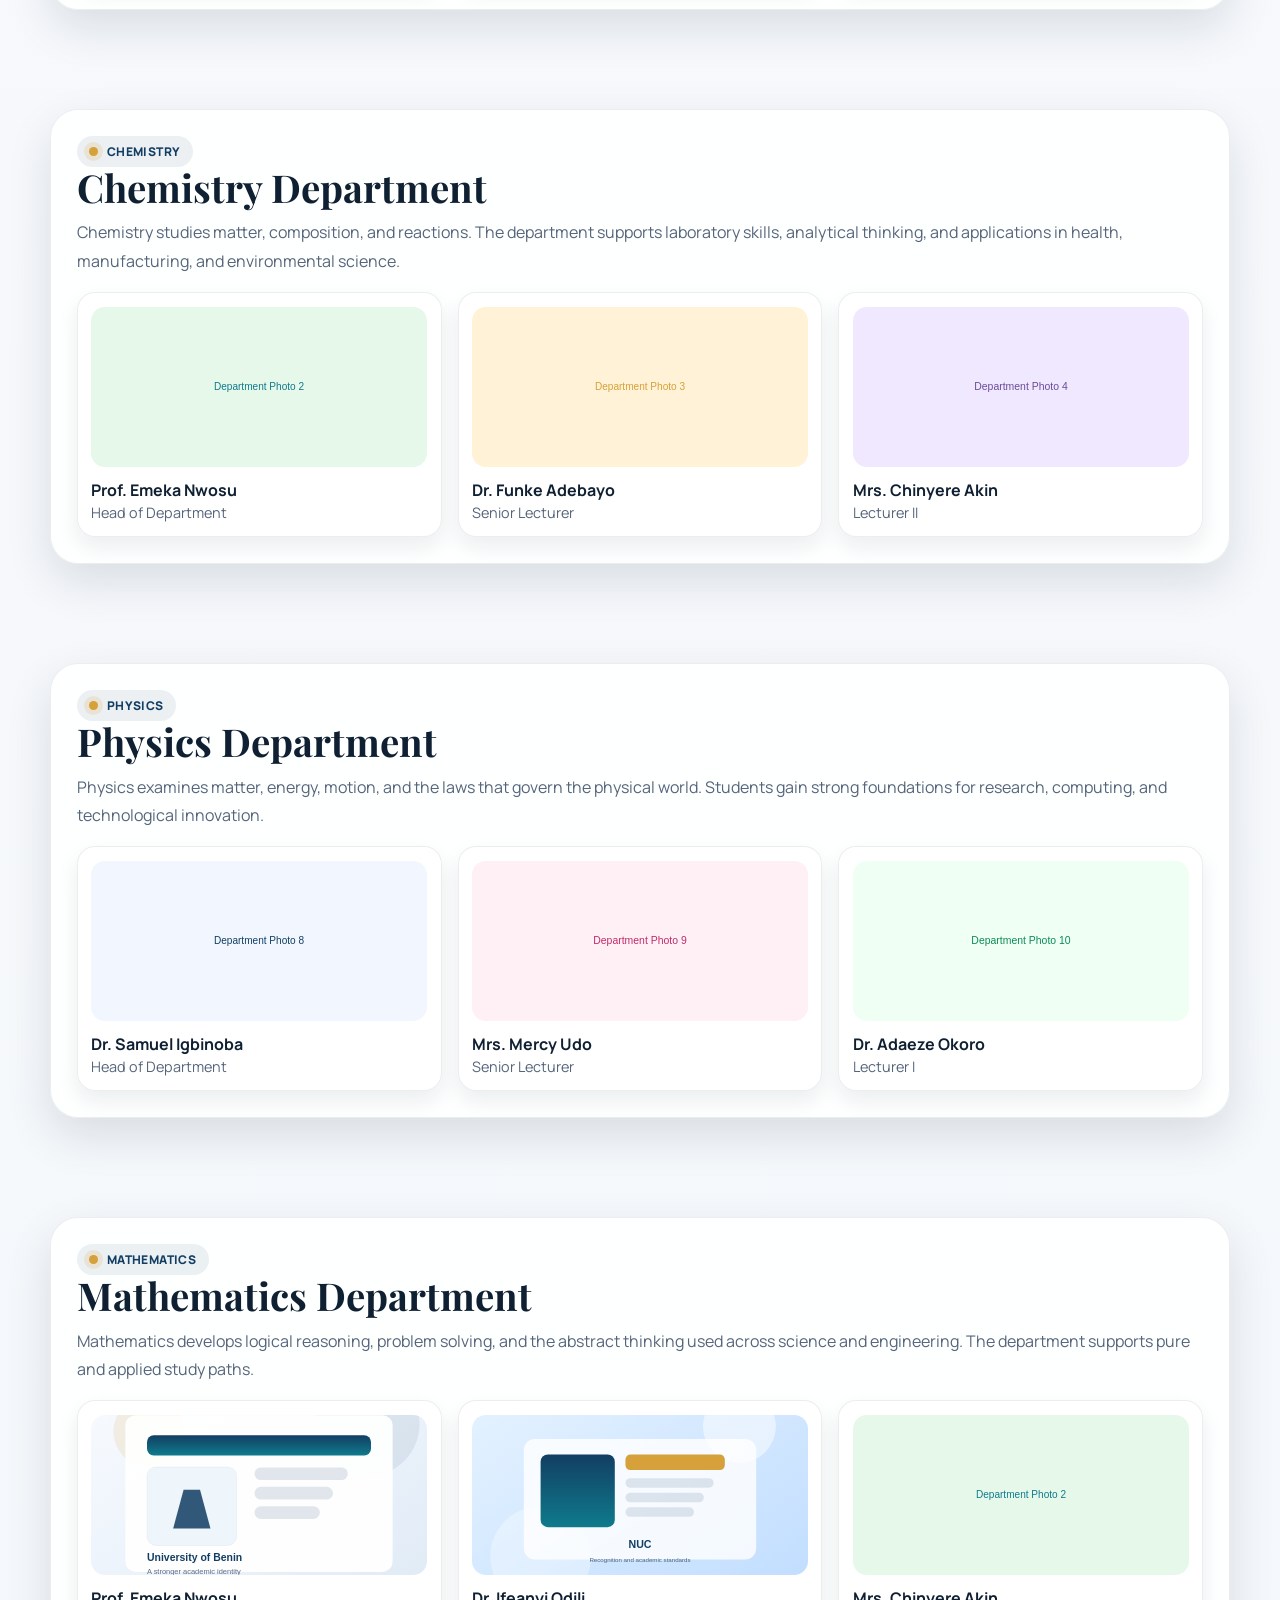
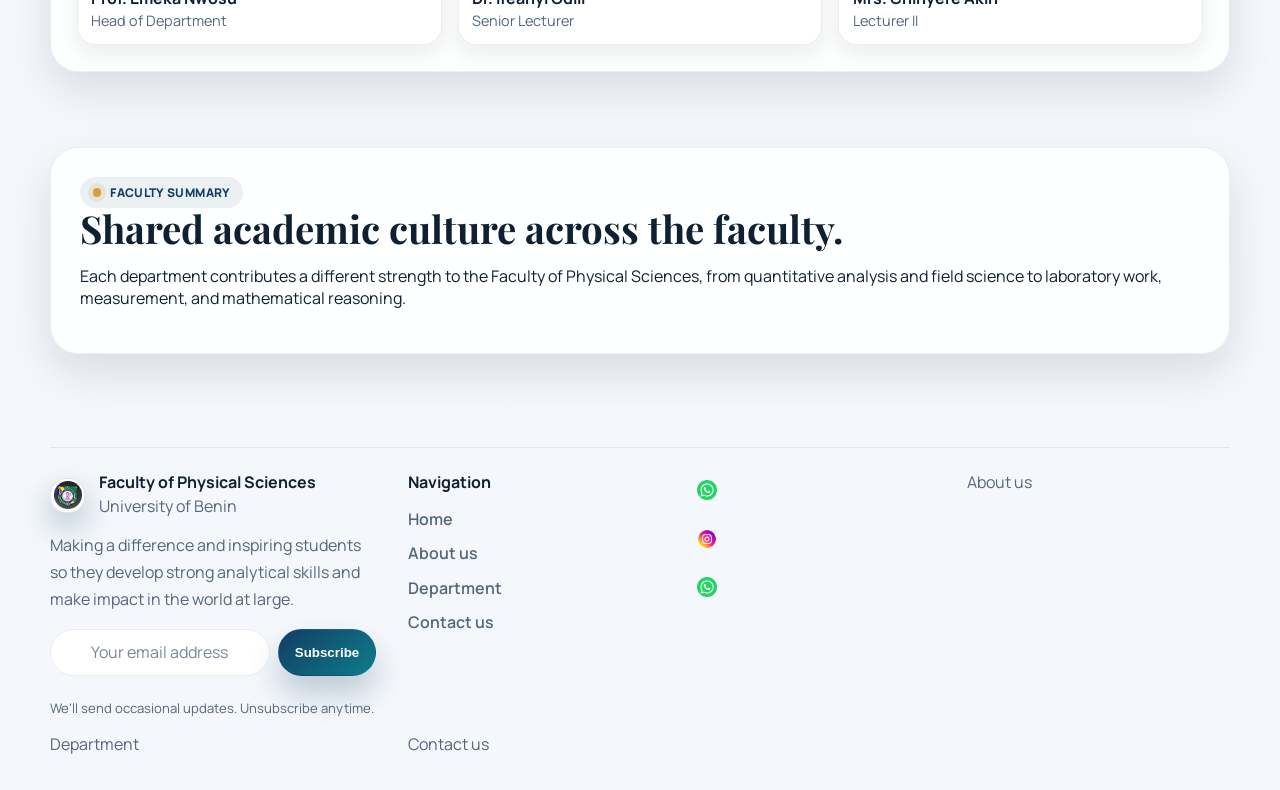
<file: school-portal/departmental.html>
<!doctype html>
<html lang="en">
  <head>
    <meta charset="UTF-8" />
    <meta name="viewport" content="width=device-width, initial-scale=1.0" />
    <title>Faculty Departments | UNIBEN Faculty of Physical Sciences</title>
    <link rel="stylesheet" href="departmental.css" />
  </head>
  <body>
    <a class="skip-link" href="#main-content">Skip to content</a>

    <header class="site-header">
      <div class="container navbar">
        <a
          class="brand"
          href="index.html"
          aria-label="UNIBEN Faculty of Physical Sciences home"
        >
          <span class="brand-mark brand-logo">
            <img src="images/logo.jpeg" alt="" aria-hidden="true" />
          </span>
          <span class="brand-text">
            <strong>Faculty of Physical Sciences</strong>
            <span>University of Benin</span>
          </span>
        </a>

        <button
          class="nav-toggle"
          type="button"
          aria-expanded="false"
          aria-controls="primary-nav"
          aria-label="Toggle navigation"
        >
          <span></span><span></span><span></span>
        </button>
        <nav id="primary-nav" class="nav-links" aria-label="Primary navigation">
          <a href="index.html">Home</a>
          <a href="about.html">About</a>
          <details class="nav-dropdown">
            <summary>Departmental</summary>
            <div
              class="nav-dropdown-menu"
              role="menu"
              aria-label="Departmental links"
            >
              <a href="statistics.html">Statistics</a>
              <a href="geology.html">Geology</a>
              <a href="chemistry.html">Chemistry</a>
              <a href="physics.html">Physics</a>
              <a href="mathematics.html">Mathematics</a>
            </div>
          </details>
          <a href="contact.html">Contact</a>
        </nav>
      </div>
    </header>

    <main id="main-content">
              <img src="images/photo2.svg" alt="Head of Department" />
              <h3>Head of Department</h3>
              <p class="leader-name">Prof. [Name]</p>
            </article>
            <article class="leader-card">
              <img src="images/photo3.svg" alt="Deputy HOD" />
              <h3>Deputy HOD</h3>
              <p class="leader-name">Dr. [Name]</p>
            </article>
            <article class="leader-card">
              <img src="images/photo4.svg" alt="Secretary" />
              <a href="https://x.com" aria-label="Follow on X" class="social-link">
                <img src="icons/social.png" alt="" aria-hidden="true" />
              </a>
              <a href="https://instagram.com" aria-label="Follow on Instagram" class="social-link">
                <img src="icons/instagram.png" alt="" aria-hidden="true" />
              </a>
              <a href="https://linkedin.com" aria-label="Follow on LinkedIn" class="social-link">
                <img src="icons/social.png" alt="" aria-hidden="true" />
              </a>
              <strong>Dr. Adaeze Okoro</strong>
              <span>Head of Department</span>
            </article>
            <article class="staff-mini-card">
              <img
                src="images/photo5.svg"
                alt="Prof. Emeka Nwosu, lecturer in Statistics"
              />
              <strong>Prof. Emeka Nwosu</strong>
              <span>Senior Lecturer</span>
            </article>
            <article class="staff-mini-card">
              <img
                src="images/photo6.svg"
                alt="Mrs. Chinyere Akin, lecturer in Statistics"
              />
              <strong>Mrs. Chinyere Akin</strong>
              <span>Lecturer II</span>
            </article>
          </div>
        </div>
      </section>

      <section class="section" id="geology">
        <div class="container department-panel reveal">
          <div class="card-heading">
            <span class="eyebrow">Geology</span>
            <h2>Geology Department</h2>
          </div>
          <p>
            Geology explores the Earth, its materials, structures, and the
            processes that shape landscapes and resources. It prepares students
            for careers in exploration, environmental work, and resource
            management.
          </p>
          <div class="department-staff-grid">
            <article class="staff-mini-card">
              <img
                src="images/photo7.svg"
                alt="Dr. Ifeanyi Odili, Head of Geology"
              />
              <strong>Dr. Ifeanyi Odili</strong>
              <span>Head of Department</span>
            </article>
            <article class="staff-mini-card">
              <img
                src="images/photo8.svg"
                alt="Dr. Funke Adebayo, lecturer in Geology"
              />
              <strong>Dr. Funke Adebayo</strong>
              <span>Senior Lecturer</span>
            </article>
            <article class="staff-mini-card">
              <img
                src="images/photo9.svg"
                alt="Mr. John Okafor, lecturer in Geology"
              />
              <strong>Mr. John Okafor</strong>
              <span>Lecturer II</span>
            </article>
          </div>
        </div>
      </section>

      <section class="section" id="chemistry">
        <div class="container department-panel reveal">
          <div class="card-heading">
            <span class="eyebrow">Chemistry</span>
            <h2>Chemistry Department</h2>
          </div>
          <p>
            Chemistry studies matter, composition, and reactions. The department
            supports laboratory skills, analytical thinking, and applications in
            health, manufacturing, and environmental science.
          </p>
          <div class="department-staff-grid">
            <article class="staff-mini-card">
              <img
                src="images/photo2.svg"
                alt="Prof. Emeka Nwosu, Head of Chemistry"
              />
              <strong>Prof. Emeka Nwosu</strong>
              <span>Head of Department</span>
            </article>
            <article class="staff-mini-card">
              <img
                src="images/photo3.svg"
                alt="Dr. Funke Adebayo, lecturer in Chemistry"
              />
              <strong>Dr. Funke Adebayo</strong>
              <span>Senior Lecturer</span>
            </article>
            <article class="staff-mini-card">
              <img
                src="images/photo4.svg"
                alt="Mrs. Chinyere Akin, lecturer in Chemistry"
              />
              <strong>Mrs. Chinyere Akin</strong>
              <span>Lecturer II</span>
            </article>
          </div>
        </div>
      </section>

      <section class="section" id="physics">
        <div class="container department-panel reveal">
          <div class="card-heading">
            <span class="eyebrow">Physics</span>
            <h2>Physics Department</h2>
          </div>
          <p>
            Physics examines matter, energy, motion, and the laws that govern
            the physical world. Students gain strong foundations for research,
            computing, and technological innovation.
          </p>
          <div class="department-staff-grid">
            <article class="staff-mini-card">
              <img
                src="images/photo8.svg"
                alt="Dr. Samuel Igbinoba, Head of Physics"
              />
              <strong>Dr. Samuel Igbinoba</strong>
              <span>Head of Department</span>
            </article>
            <article class="staff-mini-card">
              <img
                src="images/photo9.svg"
                alt="Mrs. Mercy Udo, lecturer in Physics"
              />
              <strong>Mrs. Mercy Udo</strong>
              <span>Senior Lecturer</span>
            </article>
            <article class="staff-mini-card">
              <img
                src="images/photo10.svg"
                alt="Dr. Adaeze Okoro, lecturer in Physics"
              />
              <strong>Dr. Adaeze Okoro</strong>
              <span>Lecturer I</span>
            </article>
          </div>
        </div>
      </section>

      <section class="section" id="mathematics">
        <div class="container department-panel reveal">
          <div class="card-heading">
            <span class="eyebrow">Mathematics</span>
            <h2>Mathematics Department</h2>
          </div>
          <p>
            Mathematics develops logical reasoning, problem solving, and the
            abstract thinking used across science and engineering. The
            department supports pure and applied study paths.
          </p>
          <div class="department-staff-grid">
            <article class="staff-mini-card">
              <img
                src="images/photo11.svg"
                alt="Prof. Emeka Nwosu, Head of Mathematics"
              />
              <strong>Prof. Emeka Nwosu</strong>
              <span>Head of Department</span>
            </article>
            <article class="staff-mini-card">
              <img
                src="images/photo1.svg"
                alt="Dr. Ifeanyi Odili, lecturer in Mathematics"
              />
              <strong>Dr. Ifeanyi Odili</strong>
              <span>Senior Lecturer</span>
            </article>
            <article class="staff-mini-card">
              <img
                src="images/photo2.svg"
                alt="Mrs. Chinyere Akin, lecturer in Mathematics"
              />
              <strong>Mrs. Chinyere Akin</strong>
              <span>Lecturer II</span>
            </article>
          </div>
        </div>
      </section>

      <section class="section section-alt">
        <div class="container section-card reveal">
          <div class="card-heading">
            <span class="eyebrow">Faculty summary</span>
            <h2>Shared academic culture across the faculty.</h2>
          </div>
          <p>
            Each department contributes a different strength to the Faculty of
            Physical Sciences, from quantitative analysis and field science to
            laboratory work, measurement, and mathematical reasoning.
          </p>
        </div>
      </section>
    </main>

    <footer class="footer">
      <div class="container footer-grid">
        <div class="footer-brand-block">
          <div class="footer-brand-line">
            <span class="brand-mark footer-mark brand-logo">
              <img src="images/logo.jpeg" alt="" aria-hidden="true" />
            </span>
            <div>
              <strong>Faculty of Physical Sciences</strong>
              <p>University of Benin</p>
            </div>
          </div>
          <p>
            Making a difference and inspiring students so they develop strong
            analytical skills and make impact in the world at large.
          </p>

          <form
            class="subscribe-form"
            action="#"
            method="post"
            aria-label="Subscribe to newsletter"
          >
            <label for="subscribe-email-dept" class="visually-hidden"
              >Email address</label
            >
            <div class="subscribe-row">
              <input
                id="subscribe-email-dept"
                name="email"
                type="email"
                placeholder="Your email address"
                required
              />
              <button class="btn btn-primary" type="submit">Subscribe</button>
            </div>
            <small class="subscribe-note"
              >We’ll send occasional updates. Unsubscribe anytime.</small
            >
          </form>
        </div>

        <div class="footer-column">
          <h3>Navigation</h3>
          <a href="index.html">Home</a>
          <a href="about.html">About us</a>
          <a href="departmental.html">Department</a>
          <a href="contact.html">Contact us</a>
        </div>

        <div class="footer-column">
            <a href="https://x.com" aria-label="Follow on X" class="social-link">
              <img src="icons/social.png" alt="" aria-hidden="true" />
            </a>
            <a href="https://instagram.com" aria-label="Follow on Instagram" class="social-link">
              <img src="icons/instagram.png" alt="" aria-hidden="true" />
            </a>
            <a href="https://linkedin.com" aria-label="Follow on LinkedIn" class="social-link">
              <img src="icons/social.png" alt="" aria-hidden="true" />
            </a>
            
          </div>
          <a href="about.html">About us</a>
          <a href="departmental.html">Department</a>
          <a href="contact.html">Contact us</a>
        </div>
      </div>
    </footer>
    <script src="nav.js" defer></script>
  </body>
</html>
</file>
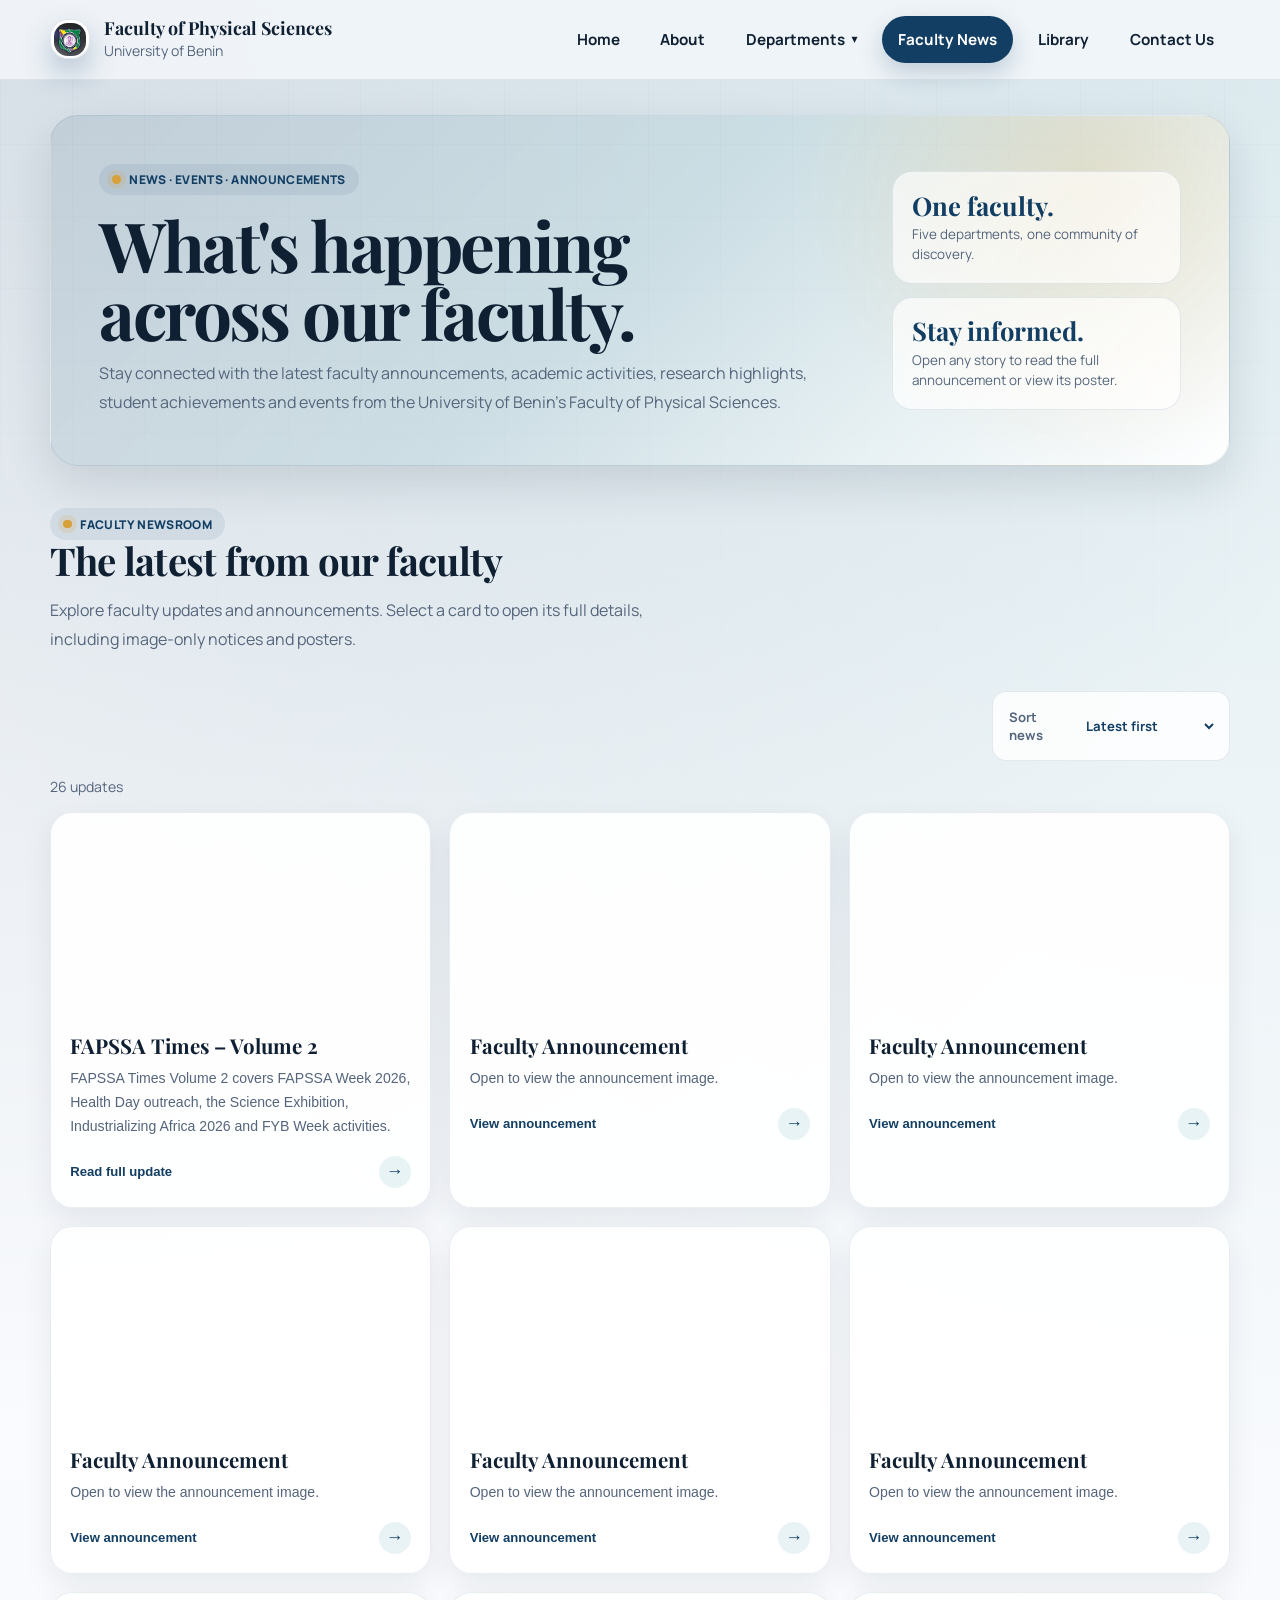
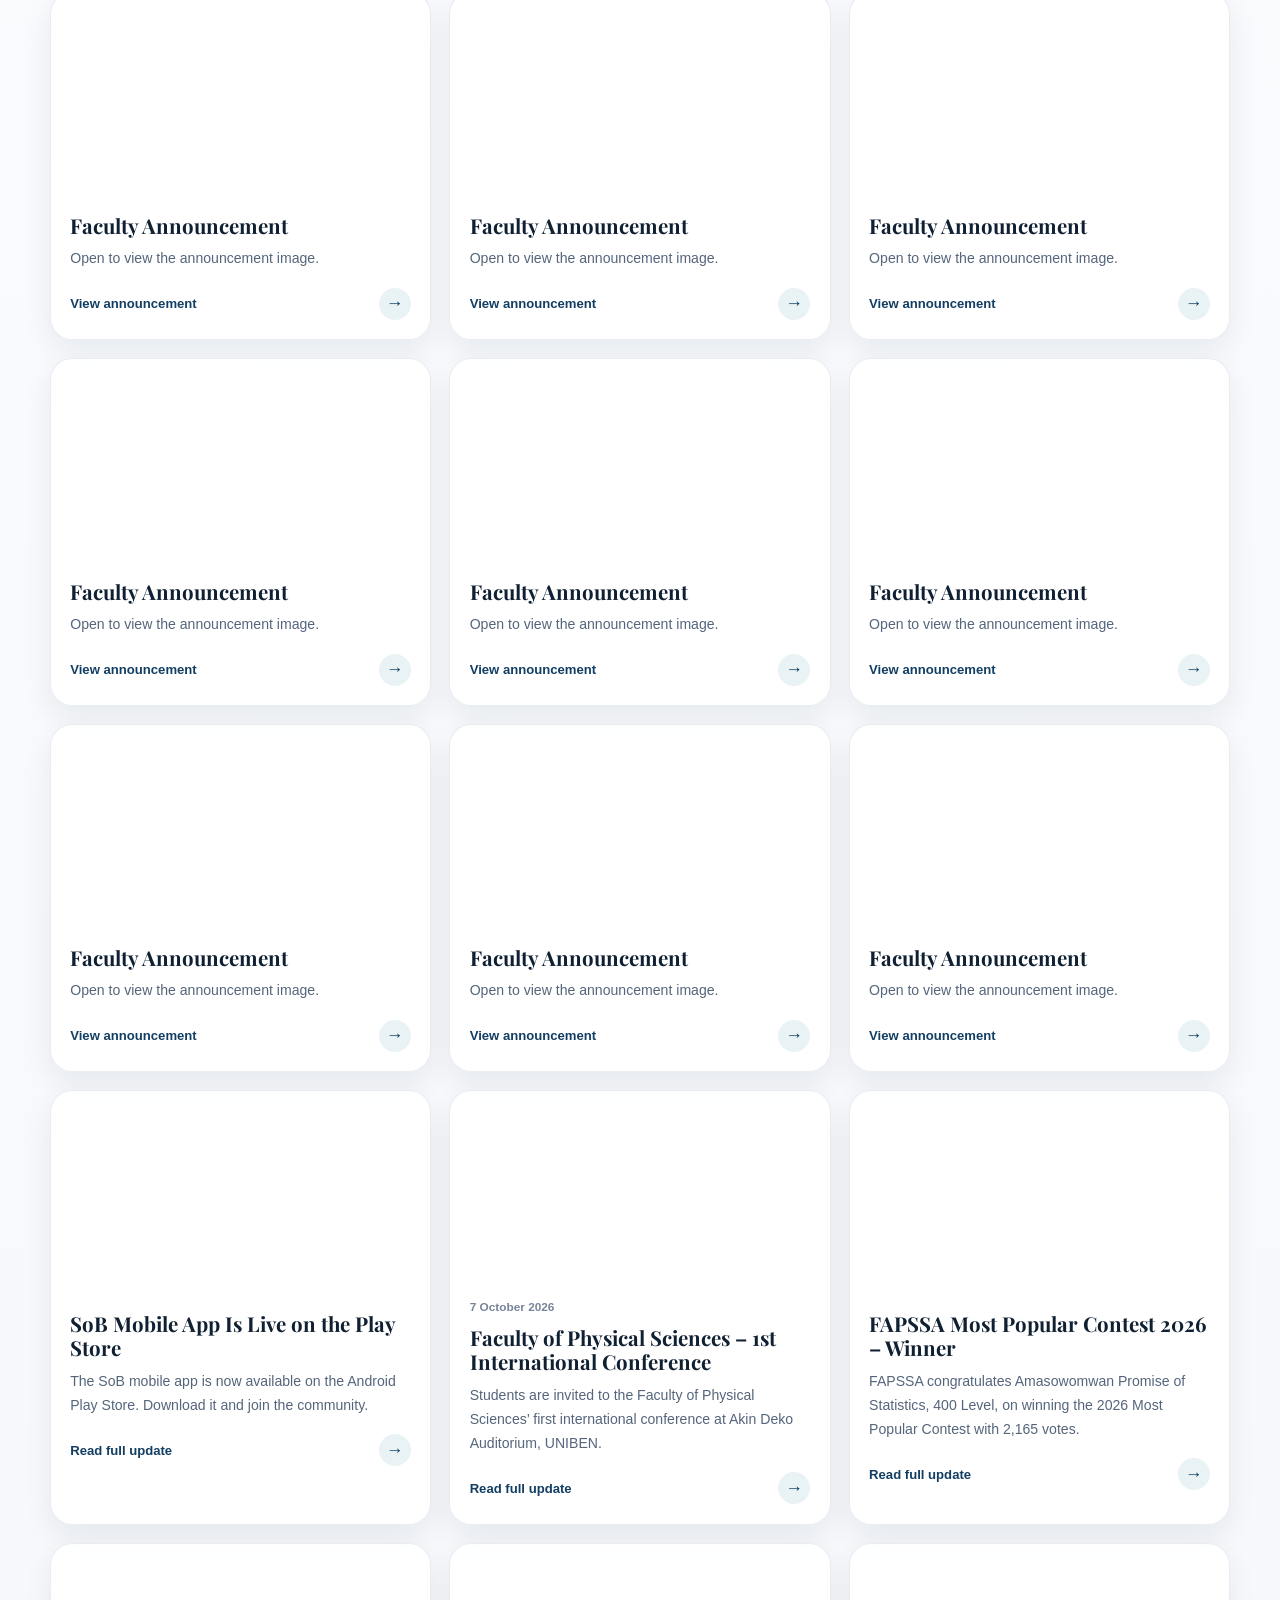
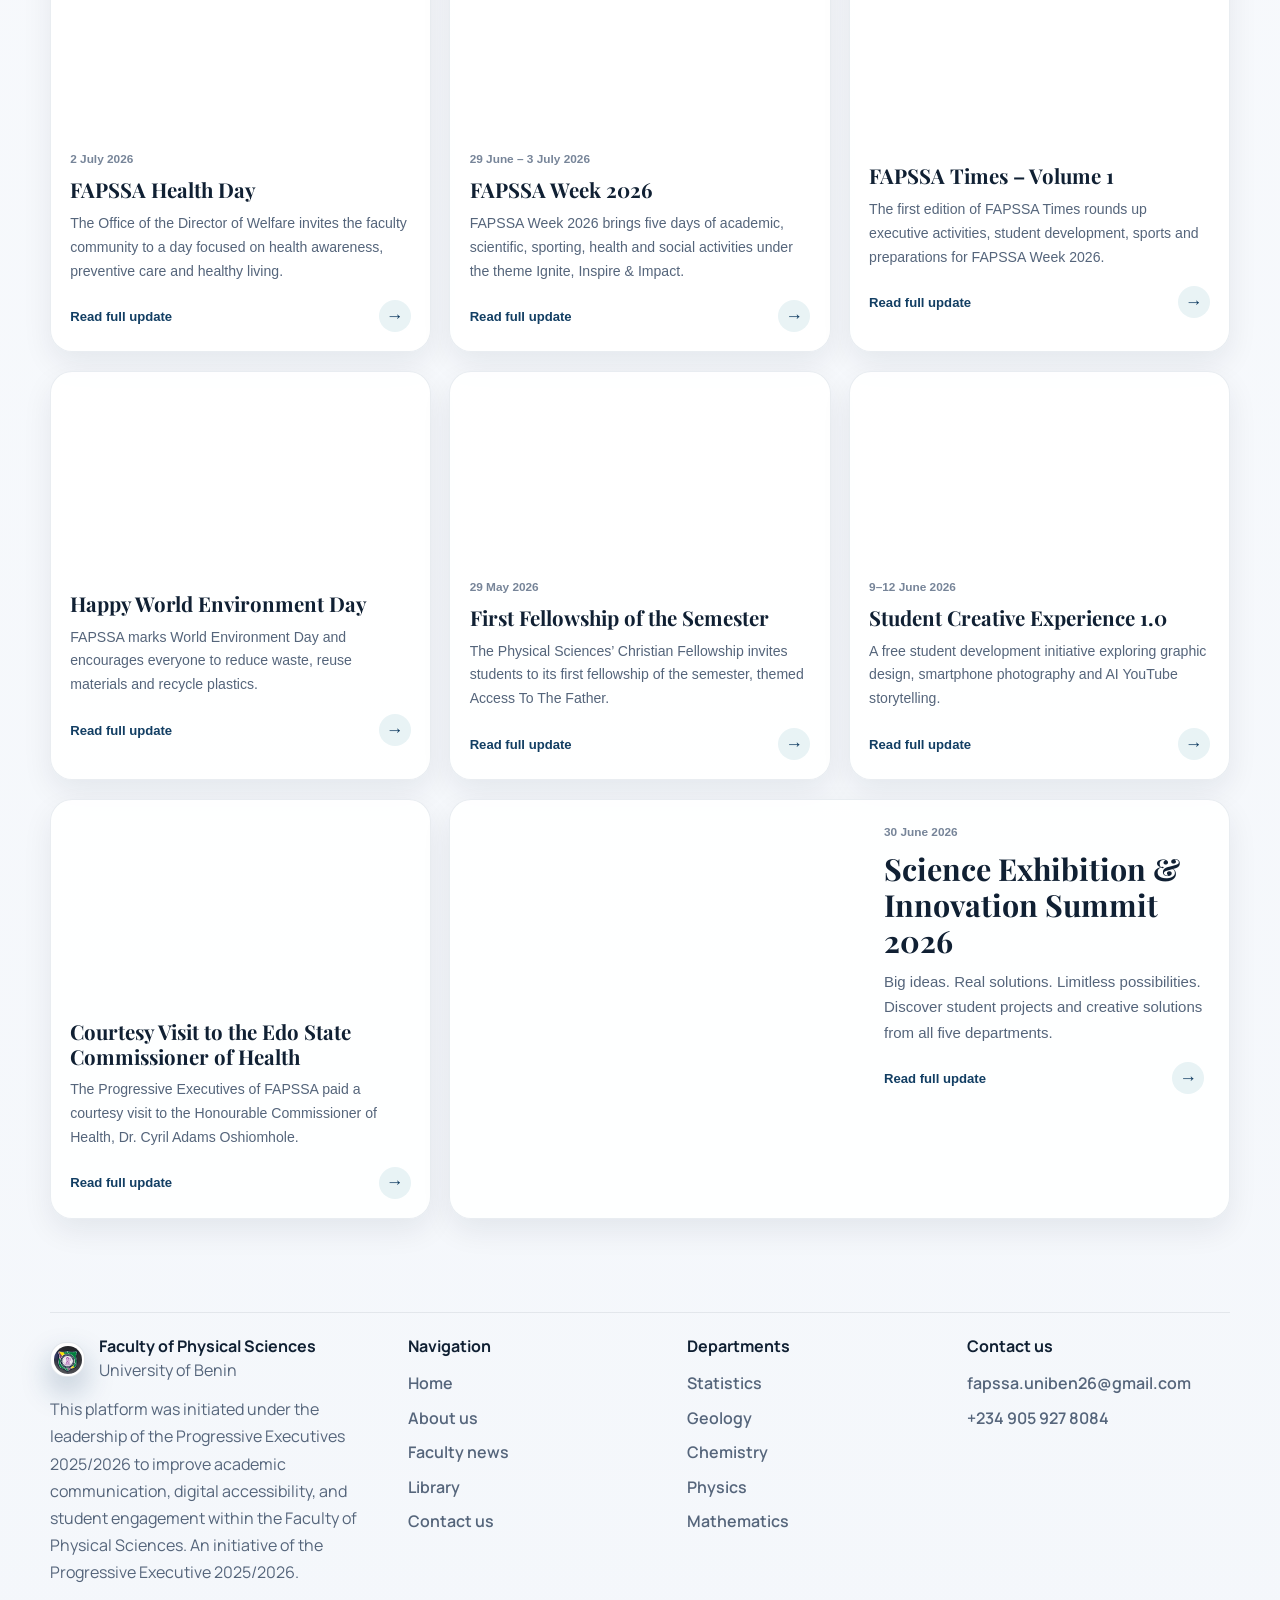
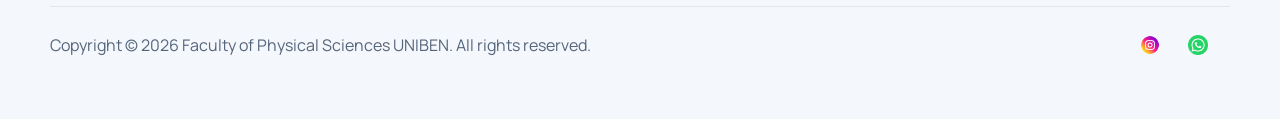
<file: school-portal/faculty-news.html>
<!doctype html>
<html lang="en">
<head>
    <meta charset="UTF-8" />
    <meta name="viewport" content="width=device-width, initial-scale=1.0" />

    <!-- SEO Metadata -->
    <title>Faculty News & Updates | UNIBEN Faculty of Physical Sciences</title>

    <meta
        name="description"
        content="Stay updated with the latest news, announcements, research breakthroughs, academic events and student activities from the Faculty of Physical Sciences, University of Benin (UNIBEN)."
    />

    <meta name="robots" content="index, follow" />

    <!-- Canonical URL -->
    <link
        rel="canonical"
        href="https://fapssauniben.com.ng/news"
    />

    <!-- Open Graph / Social Sharing -->
    <meta property="og:type" content="website" />
    <meta
        property="og:title"
        content="Faculty News | UNIBEN Faculty of Physical Sciences"
    />
    <meta
        property="og:description"
        content="Explore the latest news, faculty announcements, research activities, academic events and student updates from the University of Benin Faculty of Physical Sciences."
    />
    <meta
        property="og:url"
        content="https://fapssauniben.com.ng/news"
    />
    <meta
        property="og:site_name"
        content="UNIBEN Faculty of Physical Sciences"
    />
    <meta property="og:locale" content="en_NG" />

    <!-- Twitter / X -->
    <meta name="twitter:card" content="summary" />
    <meta
        name="twitter:title"
        content="Faculty News | UNIBEN Physical Sciences"
    />
    <meta
        name="twitter:description"
        content="Get the latest faculty news, announcements, research updates and events from the University of Benin."
    />

    <!-- Favicon -->
    <link
        rel="icon"
        type="image/png"
        href="/favicon.png"
        sizes="512x512"
    />

    <!-- Stylesheet -->
    <link rel="stylesheet" href="style.css" />
    <style>
      /* Page-specific styles. The site-wide colours, type and shared components
         are inherited from style.css. */
      .news-page-hero {
        padding-top: 2.2rem;
        padding-bottom: 1.25rem;
      }

      .news-hero-card {
        position: relative;
        overflow: hidden;
        display: grid;
        grid-template-columns: minmax(0, 1.45fr) minmax(220px, 0.55fr);
        gap: 2rem;
        align-items: center;
        padding: clamp(1.5rem, 4vw, 3rem);
        border-radius: var(--radius-lg);
        background:
          radial-gradient(circle at 88% 18%, rgba(214, 161, 58, 0.2), transparent 27%),
          linear-gradient(135deg, rgba(18, 62, 99, 0.11), rgba(15, 123, 140, 0.08) 48%, rgba(255, 255, 255, 0.94));
        border: 1px solid rgba(18, 62, 99, 0.09);
        box-shadow: var(--shadow);
      }

      .news-hero-copy {
        position: relative;
        z-index: 1;
      }

      .news-hero-copy h1 {
        max-width: 13ch;
        margin: 1rem 0 0.8rem;
        font-family: "Playfair Display", Georgia, serif;
        font-size: clamp(2.45rem, 5.4vw, 4.5rem);
        line-height: 0.98;
        letter-spacing: -0.035em;
        color: var(--text);
      }

      .news-hero-copy p {
        max-width: 48rem;
        margin: 0;
        color: var(--muted);
        line-height: 1.8;
        font-size: 1rem;
      }

      .news-hero-aside {
        position: relative;
        z-index: 1;
        display: grid;
        gap: 0.8rem;
      }

      .news-hero-note {
        padding: 1.15rem 1.2rem;
        border: 1px solid rgba(18, 62, 99, 0.1);
        border-radius: 20px;
        background: rgba(255, 255, 255, 0.68);
        -webkit-backdrop-filter: blur(10px);
        backdrop-filter: blur(10px);
      }

      .news-hero-note strong {
        display: block;
        color: var(--brand);
        font-family: "Playfair Display", Georgia, serif;
        font-size: 1.6rem;
        line-height: 1.1;
      }

      .news-hero-note span {
        display: block;
        margin-top: 0.35rem;
        color: var(--muted);
        font-size: 0.84rem;
        line-height: 1.5;
      }

      .news-section {
        padding-top: 1.4rem;
      }

      .news-section-heading {
        display: flex;
        justify-content: space-between;
        align-items: end;
        gap: 1.2rem;
        margin-bottom: 1.35rem;
      }

      .news-section-heading .section-intro {
        margin-bottom: 0;
      }

      .news-sortbar {
        display: flex;
        justify-content: flex-end;
        margin: 1.2rem 0 1rem;
      }

      .news-sort-control {
        display: inline-flex;
        align-items: center;
        gap: 0.8rem;
        padding: 0.55rem 0.75rem 0.55rem 1rem;
        border: 1px solid rgba(18, 62, 99, 0.1);
        border-radius: 14px;
        background: rgba(255, 255, 255, 0.82);
        color: var(--muted);
        font-size: 0.82rem;
        font-weight: 700;
      }

      .news-sort-control select {
        min-width: 130px;
        border: 0;
        outline: 0;
        background: transparent;
        color: var(--brand);
        font: inherit;
        cursor: pointer;
      }

      .news-sort-control:focus-within {
        border-color: rgba(15, 123, 140, 0.5);
        box-shadow: 0 0 0 4px rgba(15, 123, 140, 0.08);
      }

      .news-results-line {
        margin: 0 0 1rem;
        color: var(--muted);
        font-size: 0.88rem;
      }

      .news-grid {
        display: grid;
        grid-template-columns: repeat(3, minmax(0, 1fr));
        gap: 1.15rem;
        align-items: stretch;
      }

      .news-card-shell {
        min-width: 0;
      }

      .news-card-shell.is-featured {
        grid-column: span 2;
      }

      .news-card {
        width: 100%;
        height: 100%;
        min-width: 0;
        display: grid;
        grid-template-rows: 190px 1fr;
        padding: 0;
        overflow: hidden;
        text-align: left;
        color: inherit;
        cursor: pointer;
        border: 1px solid rgba(18, 62, 99, 0.09);
        border-radius: 22px;
        background: rgba(255, 255, 255, 0.91);
        box-shadow: 0 12px 30px rgba(16, 32, 51, 0.075);
        transition:
          transform 0.22s ease,
          box-shadow 0.22s ease,
          border-color 0.22s ease;
      }

      .news-card:hover,
      .news-card:focus-visible {
        transform: translateY(-4px);
        border-color: rgba(15, 123, 140, 0.28);
        box-shadow: 0 20px 42px rgba(16, 32, 51, 0.13);
        outline: none;
      }

      .news-card:focus-visible {
        outline: 3px solid rgba(15, 123, 140, 0.48);
        outline-offset: 3px;
      }

      .news-card__media {
        position: relative;
        min-width: 0;
        min-height: 0;
        overflow: hidden;
        background:
          radial-gradient(circle at 80% 15%, rgba(214, 161, 58, 0.34), transparent 28%),
          linear-gradient(135deg, #123e63, #0f7b8c);
      }

      .news-card__media img {
        position: absolute;
        inset: 0;
        width: 100%;
        height: 100%;
        object-fit: cover;
        transition: transform 0.45s ease;
      }

      .news-card:hover .news-card__media img {
        transform: scale(1.045);
      }

      .news-media-placeholder {
        position: absolute;
        inset: 0;
        display: flex;
        flex-direction: column;
        justify-content: space-between;
        padding: 1.1rem;
        color: #fff;
        background:
          radial-gradient(circle at 85% 12%, rgba(214, 161, 58, 0.35), transparent 27%),
          linear-gradient(135deg, rgba(18, 62, 99, 0.98), rgba(15, 123, 140, 0.93));
      }

      .news-media-placeholder[hidden] {
        display: none;
      }

      .news-media-placeholder span {
        width: fit-content;
        padding: 0.4rem 0.65rem;
        border: 1px solid rgba(255, 255, 255, 0.3);
        border-radius: 999px;
        background: rgba(255, 255, 255, 0.1);
        font-size: 0.66rem;
        font-weight: 800;
        letter-spacing: 0.08em;
        text-transform: uppercase;
      }

      .news-media-placeholder strong {
        max-width: 13ch;
        font-family: "Playfair Display", Georgia, serif;
        font-size: clamp(1.25rem, 2.3vw, 1.9rem);
        line-height: 1.08;
      }

      .news-card__content {
        min-width: 0;
        display: flex;
        flex-direction: column;
        align-items: flex-start;
        padding: 1.15rem 1.2rem 1.2rem;
      }

      .news-card__topline {
        display: flex;
        flex-wrap: wrap;
        align-items: center;
        gap: 0.5rem;
        margin-bottom: 0.75rem;
      }

      .news-card__date {
        color: #778599;
        font-size: 0.74rem;
        font-weight: 700;
      }

      .news-card__content h2 {
        margin: 0 0 0.55rem;
        color: var(--text);
        font-family: "Playfair Display", Georgia, serif;
        font-size: 1.28rem;
        line-height: 1.2;
      }

      .news-card__content p {
        margin: 0;
        color: var(--muted);
        font-size: 0.88rem;
        line-height: 1.7;
      }

      .news-card__footer {
        display: flex;
        align-items: center;
        justify-content: space-between;
        gap: 0.8rem;
        width: 100%;
        margin-top: auto;
        padding-top: 1.05rem;
        color: var(--brand);
        font-size: 0.82rem;
        font-weight: 800;
      }

      .news-card__arrow {
        display: grid;
        place-items: center;
        width: 2rem;
        height: 2rem;
        flex: 0 0 auto;
        border-radius: 50%;
        background: rgba(15, 123, 140, 0.09);
        font-size: 1.1rem;
        transition: transform 0.2s ease;
      }

      .news-card:hover .news-card__arrow {
        transform: translateX(3px);
      }

      .news-card-shell.is-featured .news-card {
        grid-template-columns: minmax(0, 1.05fr) minmax(0, 0.95fr);
        grid-template-rows: minmax(285px, 1fr);
      }

      .news-card-shell.is-featured .news-card__content {
        padding: 1.55rem;
      }

      .news-card-shell.is-featured .news-card__content h2 {
        font-size: clamp(1.45rem, 2.5vw, 1.9rem);
      }

      .news-card-shell.is-featured .news-card__content p {
        font-size: 0.94rem;
      }

      .news-empty {
        display: none;
        padding: 3rem 1.5rem;
        border: 1px dashed rgba(18, 62, 99, 0.2);
        border-radius: 22px;
        text-align: center;
        background: rgba(255, 255, 255, 0.62);
      }

      .news-empty.is-visible {
        display: block;
      }

      .news-empty strong {
        display: block;
        margin-bottom: 0.4rem;
        color: var(--brand);
        font-family: "Playfair Display", Georgia, serif;
        font-size: 1.5rem;
      }

      .news-empty p {
        margin: 0;
        color: var(--muted);
      }

      /* Native dialog gives the article popup keyboard and focus behaviour. */
      .news-dialog {
        width: min(860px, calc(100% - 1.5rem));
        max-width: 860px;
        max-height: min(90vh, 900px);
        padding: 0;
        overflow: hidden;
        border: 1px solid rgba(255, 255, 255, 0.5);
        border-radius: 26px;
        background: #fff;
        color: var(--text);
        box-shadow: 0 30px 90px rgba(6, 23, 39, 0.35);
      }

      .news-dialog::backdrop {
        background: rgba(7, 22, 36, 0.68);
        -webkit-backdrop-filter: blur(5px);
        backdrop-filter: blur(5px);
      }

      .news-dialog__frame {
        position: relative;
        max-height: min(90vh, 900px);
        overflow-y: auto;
        overscroll-behavior: contain;
      }

      .news-dialog__close {
        position: sticky;
        top: 0.9rem;
        z-index: 5;
        float: right;
        display: grid;
        place-items: center;
        width: 2.65rem;
        height: 2.65rem;
        margin: 0.9rem 0.9rem -3.55rem 0;
        border: 1px solid rgba(255, 255, 255, 0.65);
        border-radius: 50%;
        color: var(--brand);
        background: rgba(255, 255, 255, 0.94);
        box-shadow: 0 8px 22px rgba(16, 32, 51, 0.18);
        font-size: 1.5rem;
        line-height: 1;
        cursor: pointer;
      }

      .news-dialog__close:focus-visible {
        outline: 3px solid var(--accent);
        outline-offset: 2px;
      }

      .news-dialog__media {
        display: grid;
        grid-template-columns: 1fr;
        gap: 0.55rem;
        background: #e9eef6;
      }

      .news-dialog__media:empty {
        display: none;
      }

      .news-dialog__media img {
        width: 100%;
        max-height: 440px;
        object-fit: contain;
        background: #e9eef6;
      }

      .news-dialog__media.is-poster img {
        max-height: 72vh;
        object-fit: contain;
      }

      .news-dialog__body {
        padding: clamp(1.25rem, 4vw, 2.5rem);
      }

      .news-dialog__meta {
        display: flex;
        flex-wrap: wrap;
        align-items: center;
        gap: 0.55rem 0.8rem;
        margin-bottom: 0.9rem;
      }

      .news-dialog__date {
        color: var(--muted);
        font-size: 0.82rem;
        font-weight: 700;
      }

      .news-dialog__body h2 {
        margin: 0 0 0.85rem;
        font-family: "Playfair Display", Georgia, serif;
        font-size: clamp(1.8rem, 4.5vw, 2.7rem);
        line-height: 1.08;
        letter-spacing: -0.02em;
      }

      .news-dialog__excerpt {
        margin: 0 0 1.15rem;
        color: var(--muted);
        font-size: 1rem;
        line-height: 1.75;
      }

      .news-dialog__copy {
        color: #35475d;
        font-size: 0.97rem;
        line-height: 1.9;
        white-space: pre-line;
        overflow-wrap: anywhere;
      }

      .news-dialog__copy:empty {
        display: none;
      }

      .news-dialog__caption {
        margin: 0;
        padding: 0.85rem 1.2rem;
        color: var(--muted);
        background: #f4f7fb;
        font-size: 0.84rem;
        line-height: 1.6;
      }

      @media (max-width: 980px) {
        .news-hero-card {
          grid-template-columns: minmax(0, 1.3fr) minmax(190px, 0.7fr);
        }

        .news-grid {
          grid-template-columns: repeat(2, minmax(0, 1fr));
        }

        .news-card-shell.is-featured {
          grid-column: span 2;
        }
      }

      @media (max-width: 720px) {
        .news-page-hero {
          padding-top: 1.3rem;
        }

        .news-hero-card {
          grid-template-columns: 1fr;
          gap: 1.1rem;
          padding: 1.4rem;
        }

        .news-hero-copy h1 {
          max-width: 12ch;
          font-size: clamp(2.45rem, 12vw, 3.5rem);
        }

        .news-hero-aside {
          grid-template-columns: repeat(2, minmax(0, 1fr));
        }

        .news-hero-note {
          padding: 0.9rem;
        }

        .news-hero-note strong {
          font-size: 1.35rem;
        }

        .news-section-heading {
          display: block;
        }

        .news-grid {
          grid-template-columns: 1fr;
          gap: 1rem;
        }

        .news-card-shell.is-featured {
          grid-column: auto;
        }

        .news-card-shell.is-featured .news-card {
          grid-template-columns: 1fr;
          grid-template-rows: 210px auto;
        }

        .news-card-shell.is-featured .news-card__content {
          padding: 1.15rem 1.2rem 1.2rem;
        }

        .news-card-shell.is-featured .news-card__content h2 {
          font-size: 1.4rem;
        }

        .news-dialog {
          width: calc(100% - 0.7rem);
          max-height: 94vh;
          border-radius: 20px;
        }

        .news-dialog__frame {
          max-height: 94vh;
        }

        .news-dialog__media img {
          max-height: 300px;
        }

        .news-dialog__media.is-poster img {
          max-height: 68vh;
        }
      }

      @media (max-width: 390px) {
        .news-hero-aside {
          grid-template-columns: 1fr;
        }

        .news-card__content {
          padding: 1rem;
        }
      }

      @media (prefers-reduced-motion: reduce) {
        .news-card,
        .news-card__media img,
        .news-card__arrow {
          transition: none;
        }
      }
    </style>
  </head>

  <body>
    <a class="skip-link" href="#main-content">Skip to content</a>

    <header class="site-header">
      <div class="container navbar">
        <a
          class="brand"
          href="index.html"
          aria-label="UNIBEN Faculty of Physical Sciences home"
        >
          <span class="brand-mark brand-logo">
            <img src="images/logo.jpeg" alt="" aria-hidden="true" />
          </span>
          <span class="brand-text">
            <strong>Faculty of Physical Sciences</strong>
            <span>University of Benin</span>
          </span>
        </a>

        <button
          class="nav-toggle"
          type="button"
          aria-expanded="false"
          aria-controls="primary-nav"
          aria-label="Toggle navigation"
        >
          <span></span><span></span><span></span>
        </button>

        <nav id="primary-nav" class="nav-links" aria-label="Primary navigation">
          <a href="index.html">Home</a>
          <a href="about.html">About</a>
          <details class="nav-dropdown">
            <summary>Departments</summary>
            <div
              class="nav-dropdown-menu"
              role="menu"
              aria-label="Departmental links"
            >
              <a href="statistics.html">Statistics</a>
              <a href="geology.html">Geology</a>
              <a href="chemistry.html">Chemistry</a>
              <a href="physics.html">Physics</a>
              <a href="mathematics.html">Mathematics</a>
            </div>
          </details>
          <a class="active" href="faculty-news.html" aria-current="page">Faculty News</a>
          <a href="library.html">Library</a>
          <a href="contact.html">Contact Us</a>
        </nav>
      </div>
    </header>

    <main id="main-content">
      <section class="news-page-hero">
        <div class="container news-hero-card reveal">
          <div class="news-hero-copy">
            <span class="eyebrow">News · Events · Announcements</span>
            <h1>What's happening across our faculty.</h1>
            <p>
              Stay connected with the latest faculty announcements, academic
              activities, research highlights, student achievements and events
              from the University of Benin's Faculty of Physical Sciences.
            </p>
          </div>
          <aside class="news-hero-aside" aria-label="News page information">
            <div class="news-hero-note">
              <strong>One faculty.</strong>
              <span>Five departments, one community of discovery.</span>
            </div>
            <div class="news-hero-note">
              <strong>Stay informed.</strong>
              <span>Open any story to read the full announcement or view its poster.</span>
            </div>
          </aside>
        </div>
      </section>

      <section class="section news-section" aria-labelledby="news-heading">
        <div class="container">
          <div class="news-section-heading">
            <div class="section-intro reveal">
              <span class="eyebrow">Faculty newsroom</span>
              <h2 id="news-heading">The latest from our faculty</h2>
              <p>
                Explore faculty updates and announcements. Select a card to
                open its full details, including image-only notices and posters.
              </p>
            </div>
          </div>

          <div class="news-sortbar reveal">
            <label class="news-sort-control" for="newsSort">
              <span>Sort news</span>
              <select id="newsSort" aria-label="Sort faculty news">
                <option value="latest">Latest first</option>
                <option value="oldest">Oldest first</option>
                <option value="title">Title A–Z</option>
              </select>
            </label>
          </div>

          <div class="news-results-line" aria-live="polite">
            <span id="newsResultCount">Loading faculty news…</span>
          </div>

          <div class="news-grid" id="newsGrid" aria-label="Faculty news cards"></div>
          <div class="news-empty" id="newsEmpty" role="status" aria-live="polite" hidden></div>
        </div>
      </section>
    </main>

    <footer class="footer">
      <div class="container footer-grid">
        <div class="footer-brand-block">
          <div class="footer-brand-line">
            <span class="brand-mark footer-mark brand-logo">
              <img src="images/logo.jpeg" alt="" aria-hidden="true" />
            </span>
            <div>
              <strong>Faculty of Physical Sciences</strong>
              <p>University of Benin</p>
            </div>
          </div>
          <p>
            This platform was initiated under the leadership of the Progressive
            Executives 2025/2026 to improve academic communication, digital
            accessibility, and student engagement within the Faculty of
            Physical Sciences. An initiative of the Progressive Executive
            2025/2026.
          </p>
        </div>

        <div class="footer-column">
          <h3>Navigation</h3>
          <a href="index.html">Home</a>
          <a href="about.html">About us</a>
          <a href="faculty-news.html">Faculty news</a>
          <a href="library.html">Library</a>
          <a href="contact.html">Contact us</a>
        </div>

        <div class="footer-column">
          <h3>Departments</h3>
          <a href="statistics.html">Statistics</a>
          <a href="geology.html">Geology</a>
          <a href="chemistry.html">Chemistry</a>
          <a href="physics.html">Physics</a>
          <a href="mathematics.html">Mathematics</a>
        </div>

        <div class="footer-column">
          <h3>Contact us</h3>
          <a href="mailto:fapssa.uniben26@gmail.com">fapssa.uniben26@gmail.com</a>
          <a href="tel:+2349059278084">+234 905 927 8084</a>
        </div>
      </div>

      <div class="container footer-bottom">
        <p>Copyright © 2026 Faculty of Physical Sciences UNIBEN. All rights reserved.</p>
        <div class="footer-links footer-links-bottom">
          <div class="social-icons">
            <a
              href="https://www.instagram.com/fapssa.uniben?igsh=YTcxcmVoaGE2a2Iy"
              aria-label="Follow on Instagram"
              title="Follow on Instagram"
              class="social-link"
            >
              <img src="icons/instagram.png" alt="" aria-hidden="true" />
            </a>
            <a
              href="https://whatsapp.com/channel/0029Vb6MhvH9mrGWA9GIQq42"
              aria-label="Follow on WhatsApp"
              title="Follow on WhatsApp"
              class="social-link"
            >
              <img src="icons/social.png" alt="" aria-hidden="true" />
            </a>
          </div>
        </div>
      </div>
    </footer>

    <!-- The same dialog handles long-form news and image-only poster announcements. -->
    <dialog class="news-dialog" id="newsDialog" aria-labelledby="dialogTitle">
      <div class="news-dialog__frame">
        <button class="news-dialog__close" id="dialogClose" type="button" aria-label="Close news details">&times;</button>
        <div class="news-dialog__media" id="dialogMedia"></div>
        <div class="news-dialog__body">
          <div class="news-dialog__meta">
            <span class="news-dialog__date" id="dialogDate"></span>
          </div>
          <h2 id="dialogTitle"></h2>
          <p class="news-dialog__excerpt" id="dialogExcerpt"></p>
          <div class="news-dialog__copy" id="dialogCopy"></div>
        </div>
      </div>
    </dialog>

    <script src="nav.js" defer></script>
    <script>
      (() => {
        const NEWS_JSON_PATH = "faculty-news.json";

        const newsGrid = document.getElementById("newsGrid");
        const newsSort = document.getElementById("newsSort");
        const newsResultCount = document.getElementById("newsResultCount");
        const newsEmpty = document.getElementById("newsEmpty");
        const newsDialog = document.getElementById("newsDialog");
        const dialogClose = document.getElementById("dialogClose");
        const dialogMedia = document.getElementById("dialogMedia");
        const dialogDate = document.getElementById("dialogDate");
        const dialogTitle = document.getElementById("dialogTitle");
        const dialogExcerpt = document.getElementById("dialogExcerpt");
        const dialogCopy = document.getElementById("dialogCopy");

        let newsItems = [];
        let lastOpenedCard = null;

        function formatDate(item) {
          if (item.dateLabel) return item.dateLabel;
          if (!item.date) return "";

          const parsed = new Date(`${item.date}T00:00:00`);
          if (Number.isNaN(parsed.getTime())) return item.date;

          return new Intl.DateTimeFormat("en-GB", {
            day: "numeric",
            month: "long",
            year: "numeric"
          }).format(parsed);
        }

        function makeMediaPlaceholder(title, label) {
          const placeholder = document.createElement("div");
          placeholder.className = "news-media-placeholder";

          const kicker = document.createElement("span");
          kicker.textContent = label || "Faculty of Physical Sciences";

          const heading = document.createElement("strong");
          heading.textContent = title || "Faculty news";

          placeholder.append(kicker, heading);
          return placeholder;
        }

        function createCard(item) {
          const shell = document.createElement("article");
          shell.className = "news-card-shell";
          if (item.featured) shell.classList.add("is-featured");

          const button = document.createElement("button");
          button.type = "button";
          button.className = "news-card";
          button.setAttribute("aria-label", `Open news: ${item.title || "Faculty update"}`);
          button.addEventListener("click", () => openNews(item, button));

          const media = document.createElement("div");
          media.className = "news-card__media";
          media.setAttribute("aria-hidden", "true");

          const fallback = makeMediaPlaceholder(
            item.imageOnly ? "Announcement poster" : item.title,
            "Faculty of Physical Sciences"
          );
          media.appendChild(fallback);

          const imagePaths = Array.isArray(item.images) ? item.images : [];
          if (imagePaths.length > 0) {
            const image = document.createElement("img");
            image.src = imagePaths[0];
            image.alt = "";
            image.loading = "lazy";
            image.addEventListener("load", () => {
              fallback.hidden = true;
            });
            image.addEventListener("error", () => {
              image.remove();
              fallback.hidden = false;
            });
            media.appendChild(image);
          }

          const content = document.createElement("div");
          content.className = "news-card__content";

          const topline = document.createElement("div");
          topline.className = "news-card__topline";

          const date = document.createElement("span");
          date.className = "news-card__date";
          date.textContent = formatDate(item);
          topline.appendChild(date);

          const heading = document.createElement("h2");
          heading.textContent = item.title || `Faculty announcement ${item.newsNumber || ""}`;

          const excerpt = document.createElement("p");
          excerpt.textContent = item.excerpt || (
            item.imageOnly
              ? "Open to view the announcement image."
              : "Open this update to read the full details."
          );

          const footer = document.createElement("div");
          footer.className = "news-card__footer";

          const footerText = document.createElement("span");
          footerText.textContent = item.imageOnly ? "View announcement" : "Read full update";

          const arrow = document.createElement("span");
          arrow.className = "news-card__arrow";
          arrow.setAttribute("aria-hidden", "true");
          arrow.textContent = "→";
          footer.append(footerText, arrow);

          content.append(topline, heading, excerpt, footer);
          button.append(media, content);
          shell.appendChild(button);
          return shell;
        }

        function getSortedItems() {
          const sort = newsSort.value;
          const items = [...newsItems];

          if (sort === "title") {
            return items.sort((a, b) => (a.title || "").localeCompare(b.title || ""));
          }

          // The news number follows the image naming convention and provides
          // a stable sequence even when a post has no publication date.
          return items.sort((a, b) => {
            const numberA = Number(a.newsNumber || 0);
            const numberB = Number(b.newsNumber || 0);
            return sort === "oldest" ? numberA - numberB : numberB - numberA;
          });
        }

        function renderNews() {
          const items = getSortedItems();
          newsGrid.replaceChildren(...items.map(createCard));
          newsResultCount.textContent = `${items.length} ${items.length === 1 ? "update" : "updates"}`;
          newsEmpty.hidden = true;
          newsEmpty.classList.remove("is-visible");
          newsGrid.hidden = false;
        }

        function addDialogImage(src, alt) {
          const image = document.createElement("img");
          image.src = src;
          image.alt = alt || "Faculty news image";
          image.loading = "eager";
          image.addEventListener("error", () => {
            image.remove();
            if (!dialogMedia.querySelector("img")) {
              const fallback = makeMediaPlaceholder("Image unavailable", "Check the image path");
              fallback.style.position = "relative";
              fallback.style.minHeight = "220px";
              dialogMedia.appendChild(fallback);
            }
          });
          dialogMedia.appendChild(image);
        }

        function openNews(item, trigger) {
          lastOpenedCard = trigger || document.activeElement;
          dialogMedia.replaceChildren();
          dialogMedia.classList.toggle("is-poster", Boolean(item.imageOnly));

          const imagePaths = Array.isArray(item.images) ? item.images : [];
          imagePaths.forEach((src) => addDialogImage(src, item.imageAlt));

          if (imagePaths.length === 0) {
            const fallback = makeMediaPlaceholder(item.title, "Faculty of Physical Sciences");
            fallback.style.position = "relative";
            fallback.style.minHeight = "220px";
            dialogMedia.appendChild(fallback);
          }

          dialogDate.textContent = formatDate(item);
          dialogTitle.textContent = item.title || "Faculty announcement";
          dialogExcerpt.textContent = item.excerpt || (
            item.imageOnly ? "This announcement is available as an image." : ""
          );
          dialogCopy.textContent = item.body || "";
          dialogExcerpt.hidden = !dialogExcerpt.textContent;

          if (typeof newsDialog.showModal === "function") {
            newsDialog.showModal();
          } else {
            newsDialog.setAttribute("open", "");
          }
        }

        function closeNews() {
          if (typeof newsDialog.close === "function" && newsDialog.open) {
            newsDialog.close();
          } else {
            newsDialog.removeAttribute("open");
            if (lastOpenedCard) lastOpenedCard.focus();
          }
        }

        async function loadNews() {
          newsResultCount.textContent = "Loading faculty news…";
          newsGrid.setAttribute("aria-busy", "true");

          try {
            const response = await fetch(NEWS_JSON_PATH, { cache: "no-cache" });
            if (!response.ok) {
              throw new Error(`The news file returned ${response.status} ${response.statusText}.`);
            }

            const data = await response.json();
            const records = Array.isArray(data) ? data : data.newsItems;
            if (!Array.isArray(records)) {
              throw new Error('The JSON file must contain a "newsItems" array.');
            }

            newsItems = records.filter((item) => item && typeof item === "object");
            if (newsItems.length === 0) {
              throw new Error("No news entries were found in the JSON file.");
            }

            renderNews();
          } catch (error) {
            console.error("Unable to load faculty news:", error);
            newsGrid.replaceChildren();
            newsGrid.hidden = true;
            newsResultCount.textContent = "Faculty news could not be loaded.";
            newsEmpty.hidden = false;
            newsEmpty.classList.add("is-visible");
            newsEmpty.replaceChildren();

            const heading = document.createElement("strong");
            heading.textContent = "News are temporarily unavailable";
            const message = document.createElement("p");
            message.textContent = "Make sure faculty-news.json is in the same folder as this page and open the website through a local or hosted web server.";
            newsEmpty.append(heading, message);
          } finally {
            newsGrid.removeAttribute("aria-busy");
          }
        }

        newsSort.addEventListener("change", renderNews);
        dialogClose.addEventListener("click", closeNews);

        newsDialog.addEventListener("click", (event) => {
          if (event.target === newsDialog) closeNews();
        });

        newsDialog.addEventListener("close", () => {
          if (lastOpenedCard && document.contains(lastOpenedCard)) {
            lastOpenedCard.focus();
          }
        });

        document.addEventListener("keydown", (event) => {
          if (event.key === "Escape" && newsDialog.hasAttribute("open")) {
            closeNews();
          }
        });

        loadNews();
      })();
    </script>
  </body>
</html>
</file>
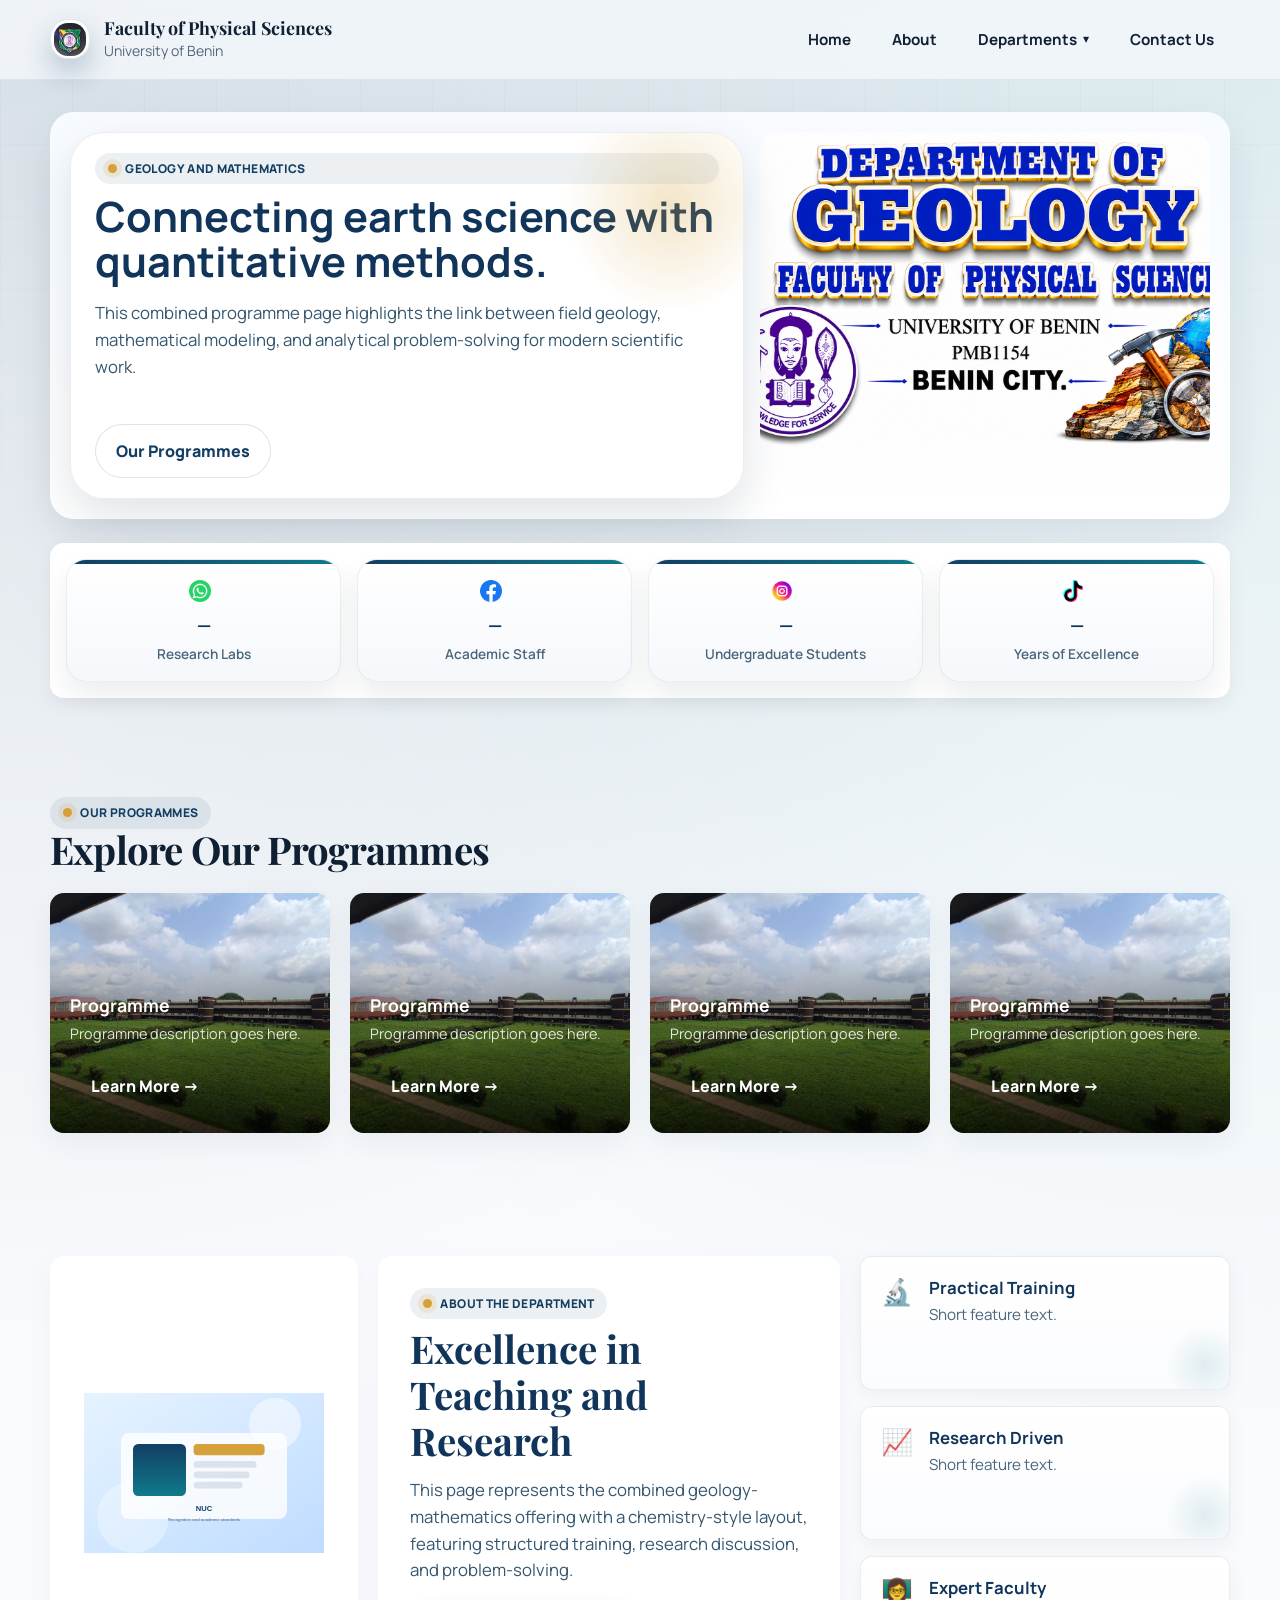
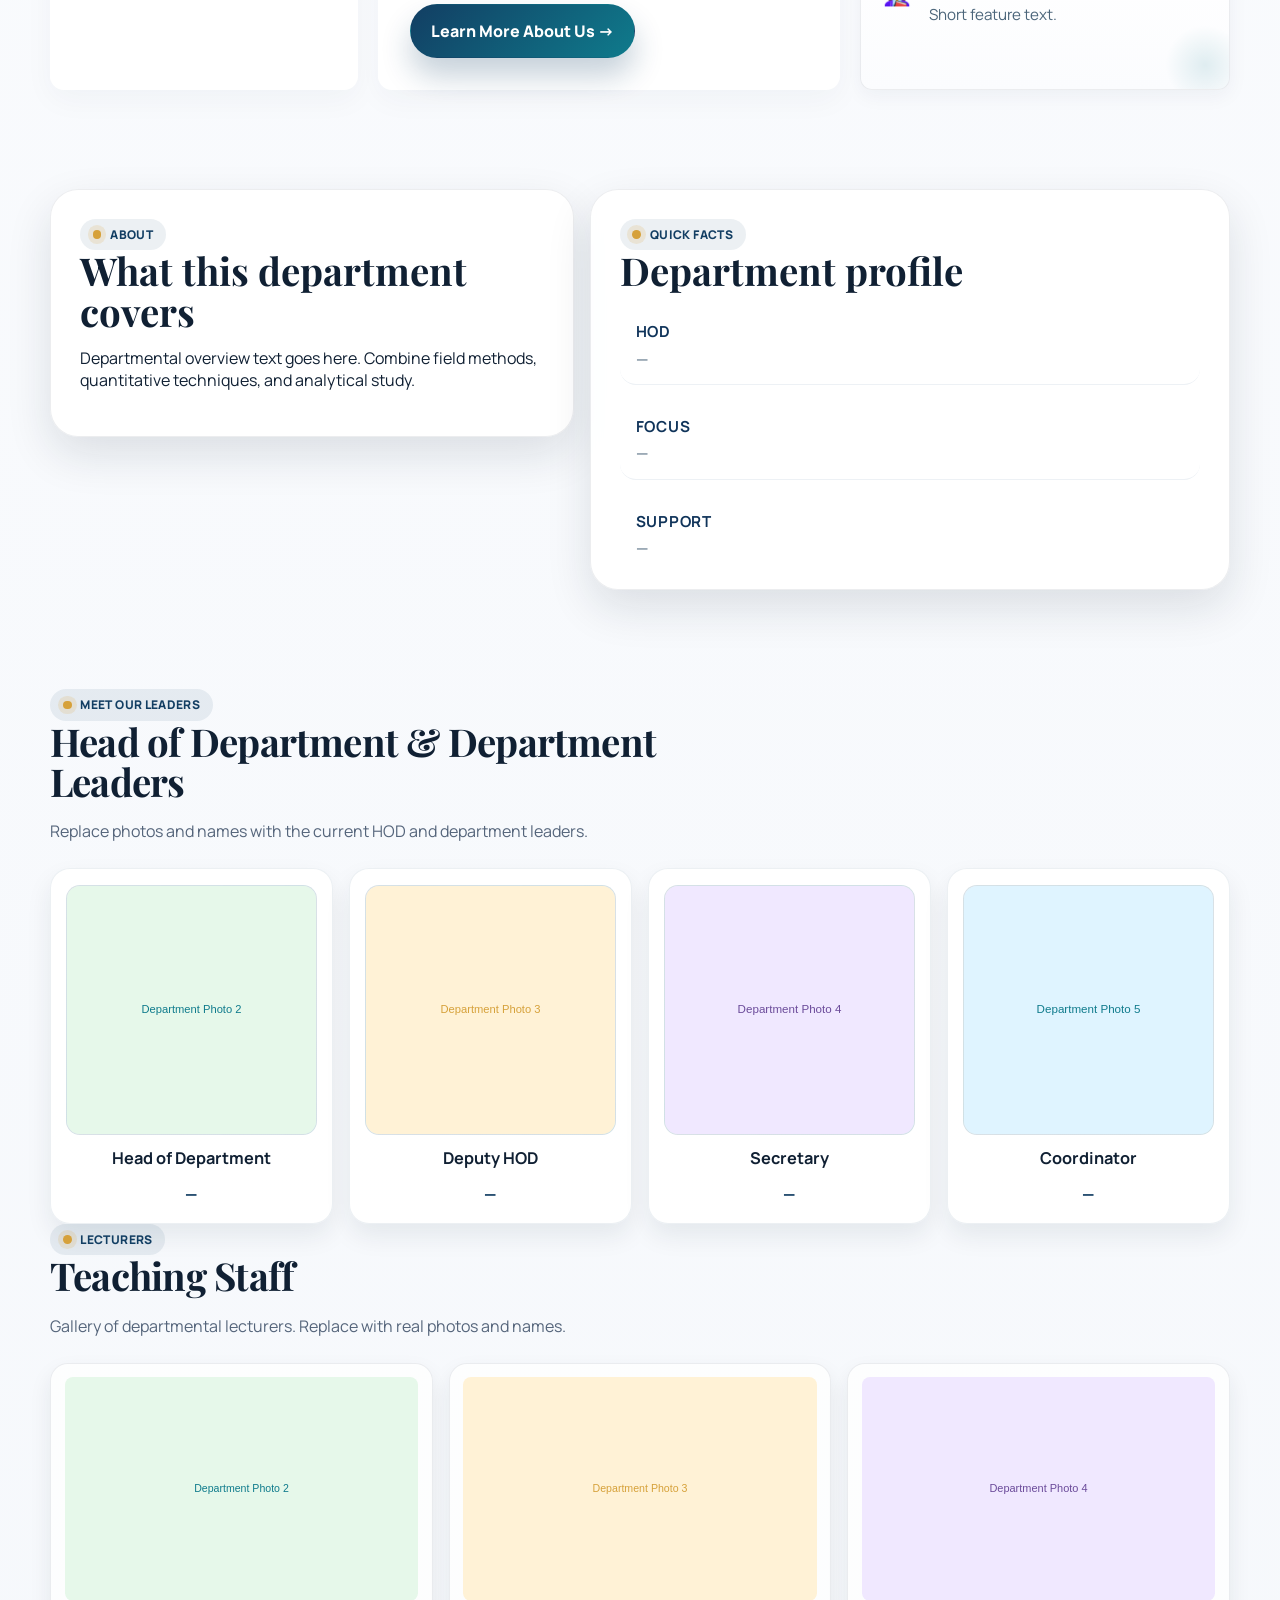
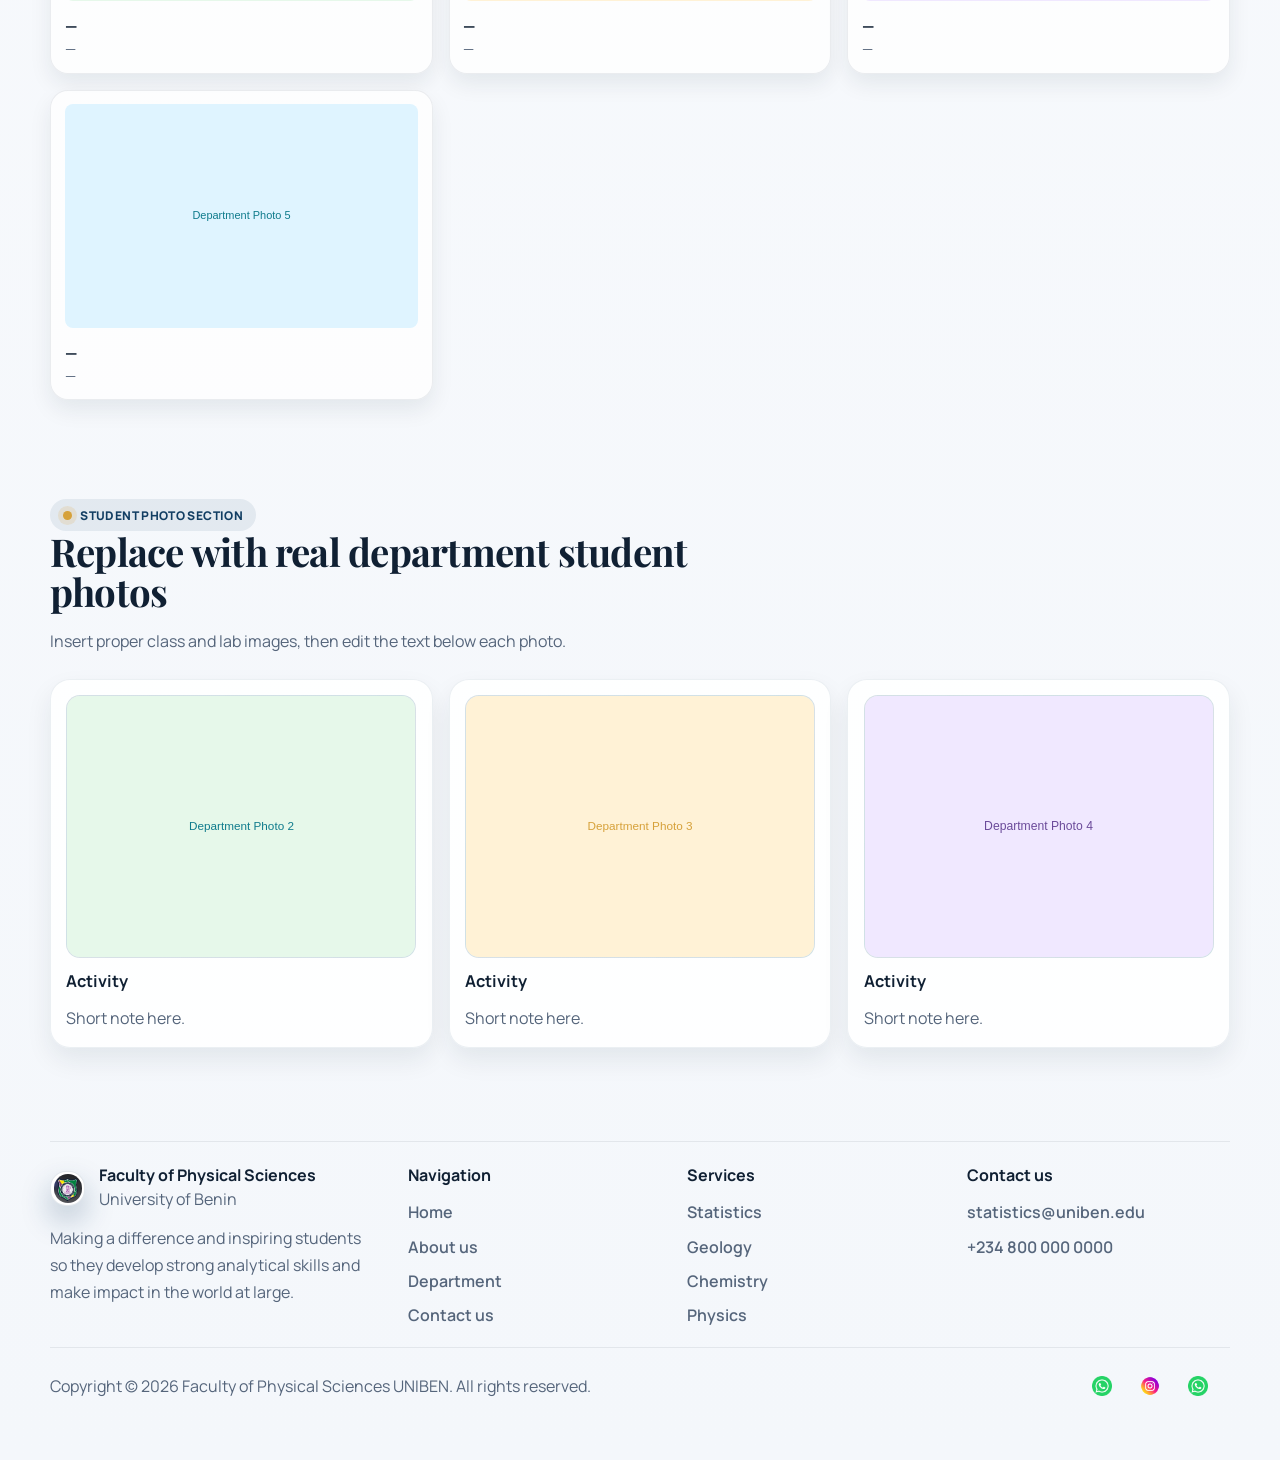
<file: school-portal/geology-mathematics.html>
<!doctype html>
<html lang="en">
  <head>
    <meta charset="UTF-8" />
    <meta name="viewport" content="width=device-width, initial-scale=1.0" />
    <title>Geology Mathematics | UNIBEN Faculty of Physical Sciences</title>
    <link rel="stylesheet" href="style.css" />
    <link rel="stylesheet" href="chemistry.css" />
  </head>
  <body>
    <a class="skip-link" href="#main-content">Skip to content</a>
    <header class="site-header">
      <div class="container navbar">
        <a
          class="brand"
          href="index.html"
          aria-label="UNIBEN Faculty of Physical Sciences home"
        >
          <span class="brand-mark brand-logo"
            ><img src="images/logo.jpeg" alt="" aria-hidden="true"
          /></span>
          <span class="brand-text"
            ><strong>Faculty of Physical Sciences</strong
            ><span>University of Benin</span></span
          >
        </a>
        <button
          class="nav-toggle"
          type="button"
          aria-expanded="false"
          aria-controls="primary-nav"
          aria-label="Toggle navigation"
        >
          <span></span><span></span><span></span>
        </button>
        <nav id="primary-nav" class="nav-links" aria-label="Primary navigation">
          <a href="index.html">Home</a><a href="about.html">About</a>
          <details class="nav-dropdown">
            <summary>Departments</summary>
            <div
              class="nav-dropdown-menu"
              role="menu"
              aria-label="Faculty department links"
            >
              <a href="statistics.html">Statistics</a>
              <a href="geology.html">Geology</a>
              <a href="chemistry.html">Chemistry</a>
              <a href="physics.html">Physics</a>
              <a href="mathematics.html">Mathematics</a>
            </div>
          </details>
          <a href="contact.html">Contact Us</a>
        </nav>
      </div>
    </header>

    <main id="main-content">
      <section class="department-hero section">
        <div class="container">
          <div class="department-hero-panel reveal">
            <div class="department-hero-grid">
              <div class="hero-copy">
                <span class="eyebrow">Geology and Mathematics</span>
                <h1>Connecting earth science with quantitative methods.</h1>
                <p>
                  This combined programme page highlights the link between field
                  geology, mathematical modeling, and analytical problem-solving
                  for modern scientific work.
                </p>
                <div class="page-cta">
                 
                  <a class="btn btn-secondary" href="contact.html"
                    >Our Programmes</a
                  >
                </div>
              </div>
              <div class="hero-image">
                <img
                  src="images/geology.png"
                  alt="Combined geology and mathematics banner"
                />
              </div>
            </div>
          </div>
          <div class="stats-ticker reveal">
            <div class="ticker-item">
              <img
                src="icons/social.png"
                alt=""
                class="ticker-icon-img"
                aria-hidden="true"
              />
              <strong>—</strong><span>Research Labs</span>
            </div>
            <div class="ticker-item">
              <img
                src="icons/facebook.png"
                alt=""
                class="ticker-icon-img"
                aria-hidden="true"
              />
              <strong>—</strong><span>Academic Staff</span>
            </div>
            <div class="ticker-item">
              <img
                src="icons/instagram.png"
                alt=""
                class="ticker-icon-img"
                aria-hidden="true"
              />
              <strong>—</strong><span>Undergraduate Students</span>
            </div>
            <div class="ticker-item">
              <img
                src="icons/tik-tok.png"
                alt=""
                class="ticker-icon-img"
                aria-hidden="true"
              />
              <strong>—</strong><span>Years of Excellence</span>
            </div>
          </div>
        </div>
      </section>

      <section class="section programmes-section">
        <div class="container">
          <div class="section-intro reveal">
            <span class="eyebrow">Our Programmes</span>
            <h2>Explore Our Programmes</h2>
          </div>
          <div class="programs-grid reveal delay-1">
            <article class="program-card">
              <img src="images/hero1.jpeg" alt="Programme" />
              <div class="card-overlay">
                <h3>Programme</h3>
                <p>Programme description goes here.</p>
                <a class="btn btn-tertiary" href="#">Learn More →</a>
              </div>
            </article>
            <article class="program-card">
              <img src="images/hero1.jpeg" alt="Programme" />
              <div class="card-overlay">
                <h3>Programme</h3>
                <p>Programme description goes here.</p>
                <a class="btn btn-tertiary" href="#">Learn More →</a>
              </div>
            </article>
            <article class="program-card">
              <img src="images/hero1.jpeg" alt="Programme" />
              <div class="card-overlay">
                <h3>Programme</h3>
                <p>Programme description goes here.</p>
                <a class="btn btn-tertiary" href="#">Learn More →</a>
              </div>
            </article>
            <article class="program-card">
              <img src="images/hero1.jpeg" alt="Programme" />
              <div class="card-overlay">
                <h3>Programme</h3>
                <p>Programme description goes here.</p>
                <a class="btn btn-tertiary" href="#">Learn More →</a>
              </div>
            </article>
          </div>
        </div>
      </section>

      <section class="section department-about-section">
        <div class="container">
          <div class="about-grid reveal">
            <div class="logo-card">
              <img src="images/photo1.svg" alt="Department logo" />
            </div>
            <div class="about-copy">
              <span class="eyebrow">About the Department</span>
              <h2>Excellence in Teaching and Research</h2>
              <p>
                This page represents the combined geology-mathematics offering
                with a chemistry-style layout, featuring structured training,
                research discussion, and problem-solving.
              </p>
              <a class="btn btn-primary" href="#">Learn More About Us →</a>
            </div>
            <aside class="about-features">
              <div class="feature-card">
                <div class="feature-icon">🔬</div>
                <div>
                  <h4>Practical Training</h4>
                  <p>Short feature text.</p>
                </div>
              </div>
              <div class="feature-card">
                <div class="feature-icon">📈</div>
                <div>
                  <h4>Research Driven</h4>
                  <p>Short feature text.</p>
                </div>
              </div>
              <div class="feature-card">
                <div class="feature-icon">👩‍🏫</div>
                <div>
                  <h4>Expert Faculty</h4>
                  <p>Short feature text.</p>
                </div>
              </div>
            </aside>
          </div>
        </div>
      </section>

      <section class="section">
        <div class="container split">
          <article class="section-card reveal">
            <div class="card-heading">
              <span class="eyebrow">About</span>
              <h2>What this department covers</h2>
            </div>
            <p>
              Departmental overview text goes here. Combine field methods,
              quantitative techniques, and analytical study.
            </p>
          </article>
          <aside class="section-card reveal delay-1">
            <div class="card-heading">
              <span class="eyebrow">Quick facts</span>
              <h2>Department profile</h2>
            </div>
            <div class="facts-list">
              <div><strong>HOD</strong><span>—</span></div>
              <div><strong>Focus</strong><span>—</span></div>
              <div><strong>Support</strong><span>—</span></div>
            </div>
          </aside>
        </div>
      </section>

      <section class="section meet-leaders-section">
        <div class="container">
          <div class="section-intro reveal">
            <span class="eyebrow">Meet Our Leaders</span>
            <h2>Head of Department & Department Leaders</h2>
            <p>
              Replace photos and names with the current HOD and department
              leaders.
            </p>
          </div>
          <div class="leaders-grid reveal delay-1">
            <article class="leader-card">
              <img src="images/photo2.svg" alt="Head of Department" />
              <h3>Head of Department</h3>
              <p class="leader-name">—</p>
            </article>
            <article class="leader-card">
              <img src="images/photo3.svg" alt="Deputy HOD" />
              <h3>Deputy HOD</h3>
              <p class="leader-name">—</p>
            </article>
            <article class="leader-card">
              <img src="images/photo4.svg" alt="Secretary" />
              <h3>Secretary</h3>
              <p class="leader-name">—</p>
            </article>
            <article class="leader-card">
              <img src="images/photo5.svg" alt="Coordinator" />
              <h3>Coordinator</h3>
              <p class="leader-name">—</p>
            </article>
          </div>
          <div class="section-intro reveal">
            <span class="eyebrow">Lecturers</span>
            <h2>Teaching Staff</h2>
            <p>
              Gallery of departmental lecturers. Replace with real photos and
              names.
            </p>
          </div>
          <div class="department-staff-grid reveal delay-1 lecturers-grid">
            <article class="staff-mini-card">
              <img src="images/photo2.svg" alt="Lecturer 1" /><strong>—</strong
              ><span>—</span>
            </article>
            <article class="staff-mini-card">
              <img src="images/photo3.svg" alt="Lecturer 2" /><strong>—</strong
              ><span>—</span>
            </article>
            <article class="staff-mini-card">
              <img src="images/photo4.svg" alt="Lecturer 3" /><strong>—</strong
              ><span>—</span>
            </article>
            <article class="staff-mini-card">
              <img src="images/photo5.svg" alt="Lecturer 4" /><strong>—</strong
              ><span>—</span>
            </article>
          </div>
        </div>
      </section>

      <section class="section student-photo-section">
        <div class="container">
          <div class="section-intro reveal">
            <span class="eyebrow">Student Photo Section</span>
            <h2>Replace with real department student photos</h2>
            <p>
              Insert proper class and lab images, then edit the text below each
              photo.
            </p>
          </div>
          <div class="student-photo-grid reveal delay-1">
            <article class="student-photo-card">
              <img src="images/photo2.svg" alt="Student activity" />
              <h3>Activity</h3>
              <p>Short note here.</p>
            </article>
            <article class="student-photo-card">
              <img src="images/photo3.svg" alt="Student activity" />
              <h3>Activity</h3>
              <p>Short note here.</p>
            </article>
            <article class="student-photo-card">
              <img src="images/photo4.svg" alt="Student activity" />
              <h3>Activity</h3>
              <p>Short note here.</p>
            </article>
          </div>
        </div>
      </section>
    </main>

    <footer class="footer">
      <div class="container footer-grid">
        <div class="footer-brand-block">
          <div class="footer-brand-line">
            <span class="brand-mark footer-mark brand-logo"
              ><img src="images/logo.jpeg" alt="" aria-hidden="true"
            /></span>
            <div>
              <strong>Faculty of Physical Sciences</strong>
              <p>University of Benin</p>
            </div>
          </div>
          <p>
            Making a difference and inspiring students so they develop strong
            analytical skills and make impact in the world at large.
          </p>
        </div>
        <div class="footer-column">
          <h3>Navigation</h3>
          <a href="index.html">Home</a><a href="about.html">About us</a
          ><a href="departmental.html">Department</a
          ><a href="contact.html">Contact us</a>
        </div>
        <div class="footer-column">
          <h3>Services</h3>
          <a href="statistics.html">Statistics</a
          ><a href="geology.html">Geology</a
          ><a href="chemistry.html">Chemistry</a
          ><a href="physics.html">Physics</a>
        </div>
        <div class="footer-column">
          <h3>Contact us</h3>
          <a href="mailto:statistics@uniben.edu">statistics@uniben.edu</a
          ><a href="tel:+2348000000000">+234 800 000 0000</a>
        </div>
      </div>
      <div class="container footer-bottom">
        <p>
          Copyright © 2026 Faculty of Physical Sciences UNIBEN. All rights
          reserved.
        </p>
        <div class="footer-links footer-links-bottom">
          <div class="social-icons">
            <a
              href="https://x.com"
              aria-label="Follow on X"
              title="Follow on X"
              class="social-link"
              ><span class="visually-hidden">Follow on X</span
              ><img src="icons/social.png" alt="" aria-hidden="true" /></a
            ><a
              href="https://instagram.com"
              aria-label="Follow on Instagram"
              title="Follow on Instagram"
              class="social-link"
              ><span class="visually-hidden">Follow on Instagram</span
              ><img src="icons/instagram.png" alt="" aria-hidden="true" /></a
            ><a
              href="https://linkedin.com"
              aria-label="Follow on LinkedIn"
              title="Follow on LinkedIn"
              class="social-link"
              ><span class="visually-hidden">Follow on LinkedIn</span
              ><img src="icons/social.png" alt="" aria-hidden="true"
            /></a>
          </div>
        </div>
      </div>
    </footer>

    <script src="nav.js" defer></script>
  </body>
</html>
</file>
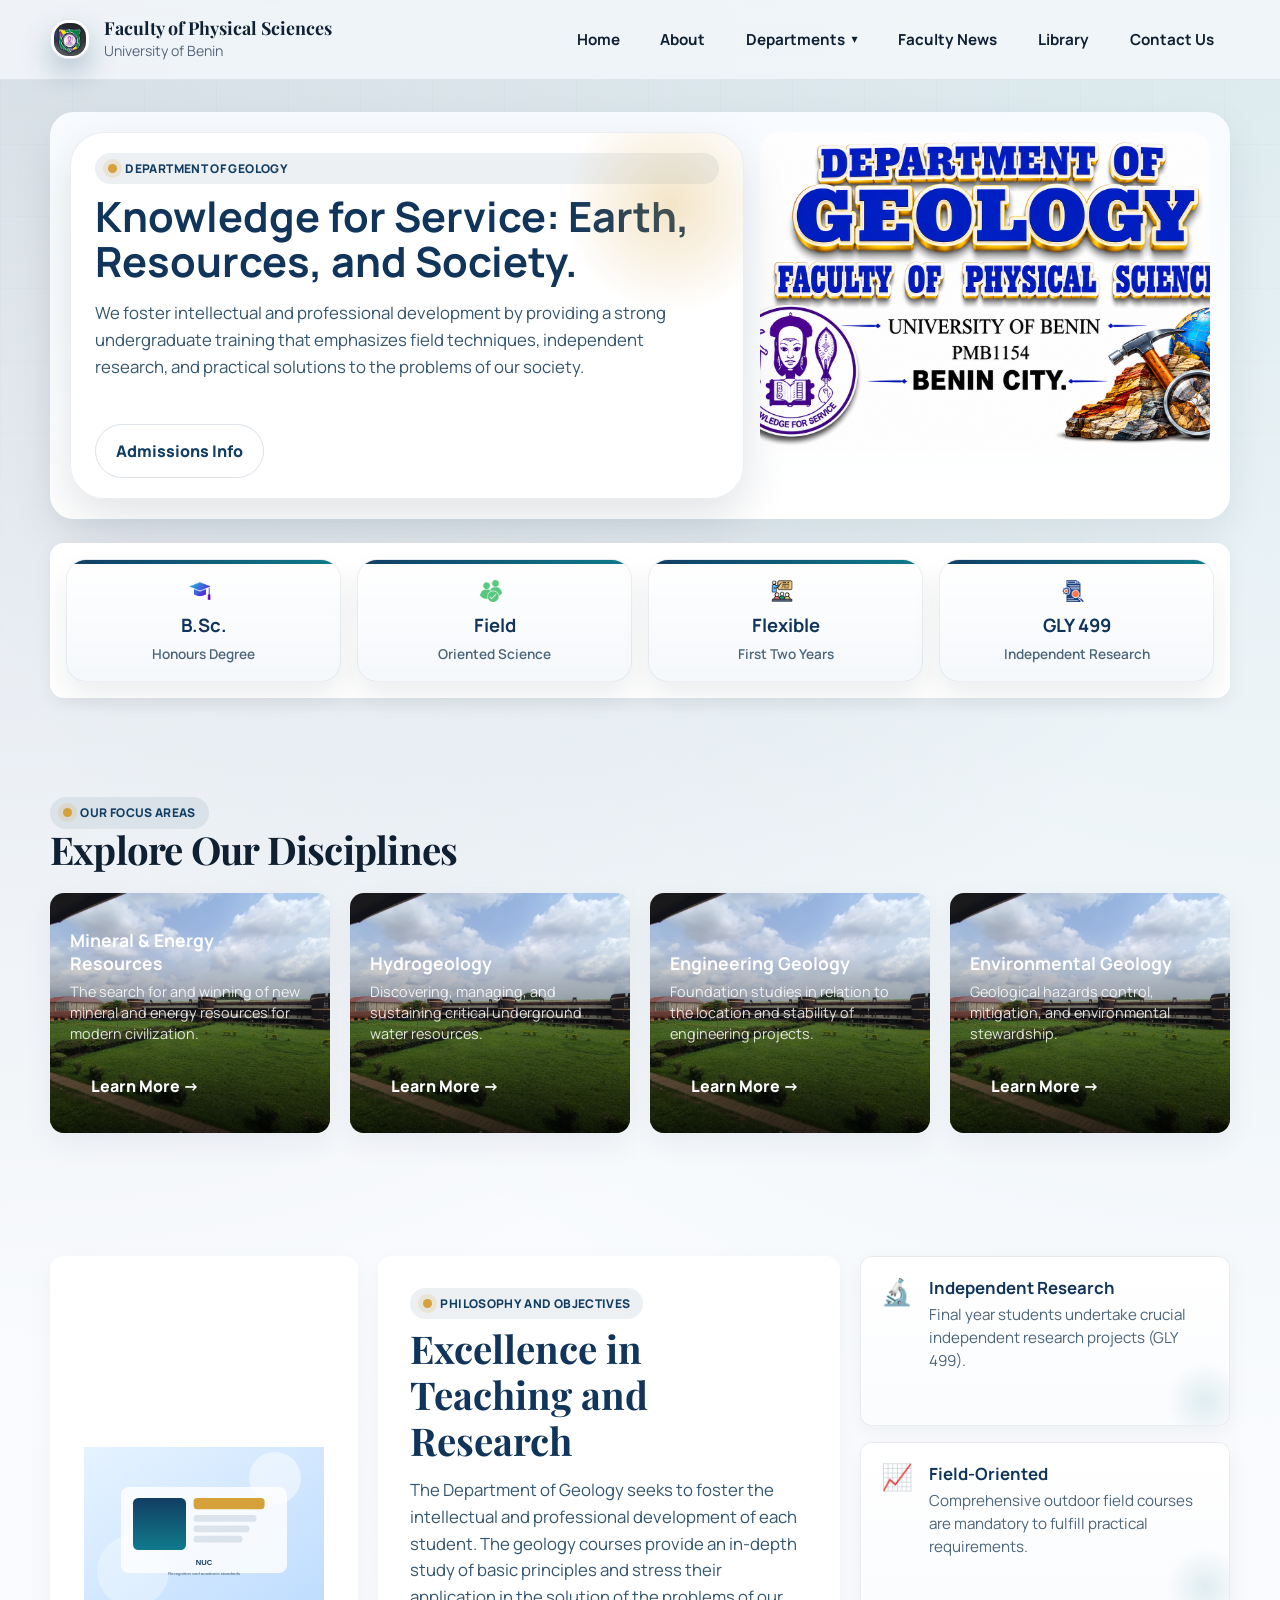
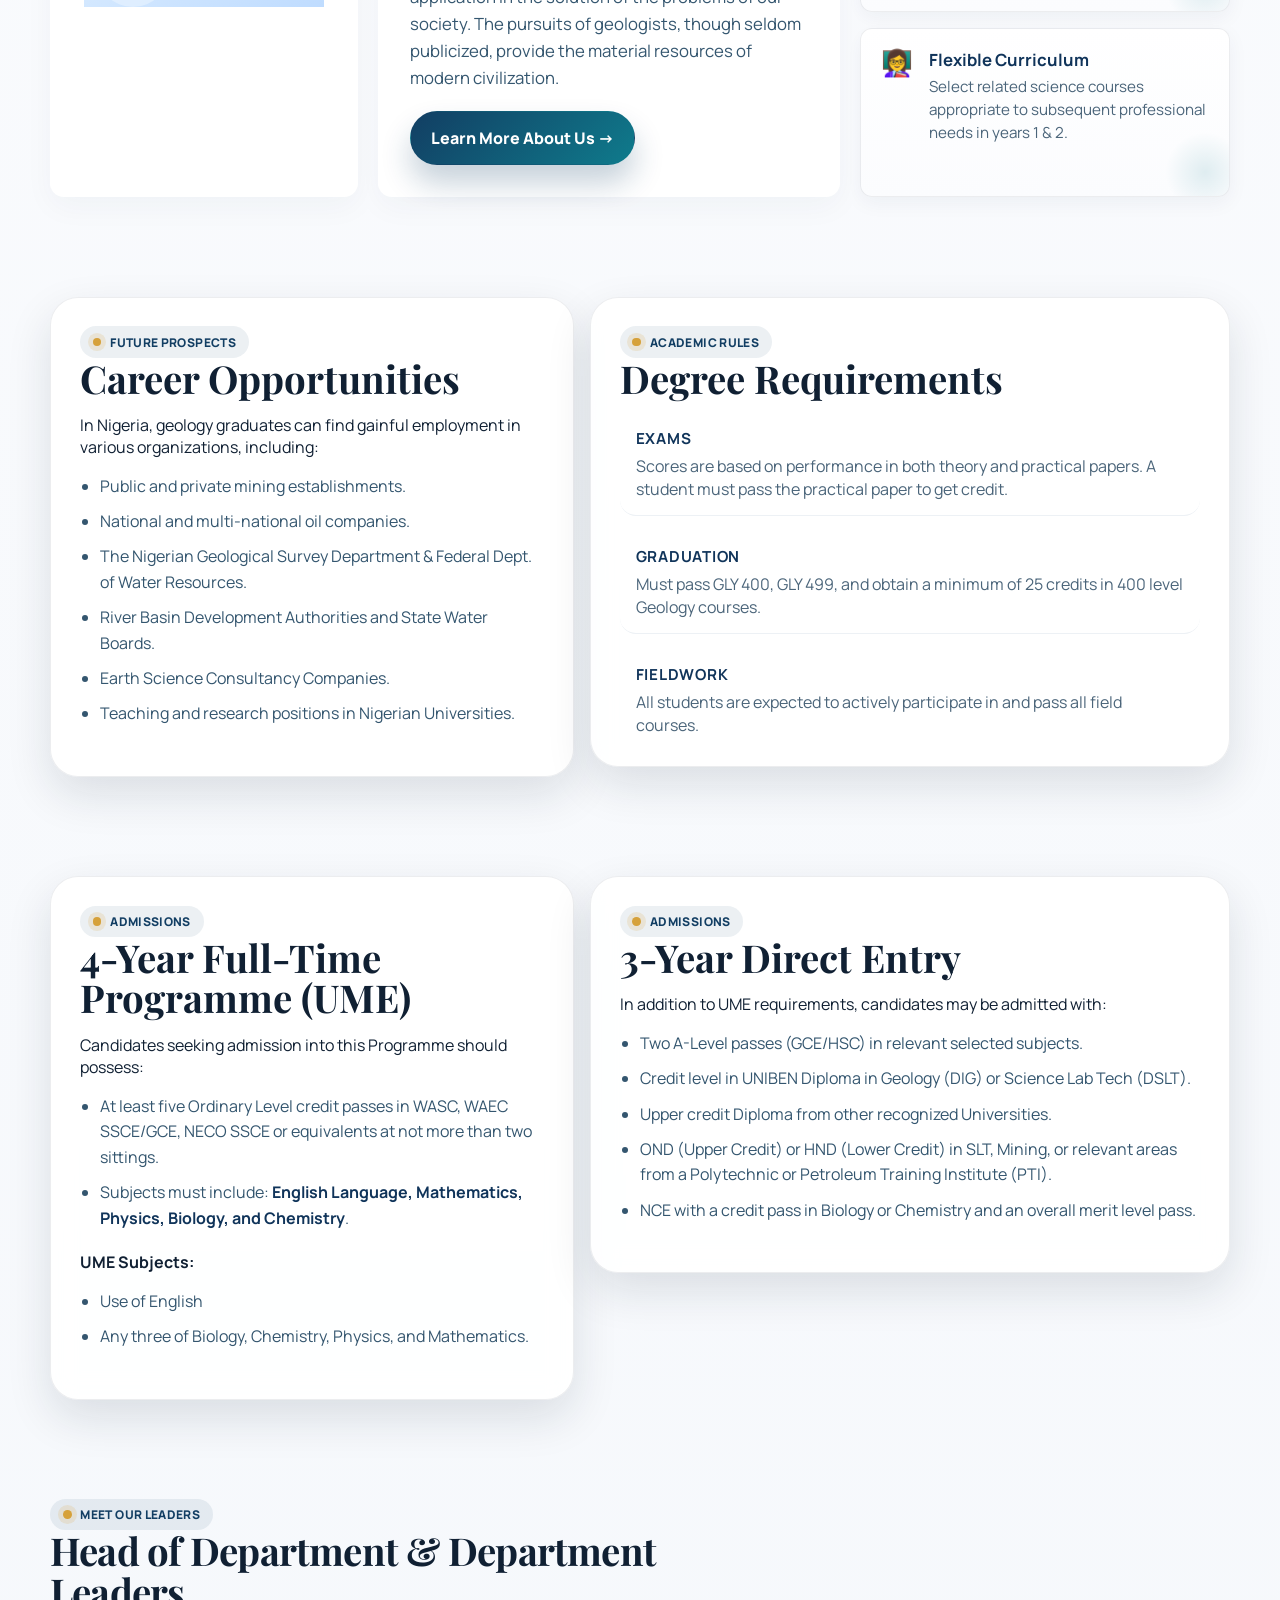
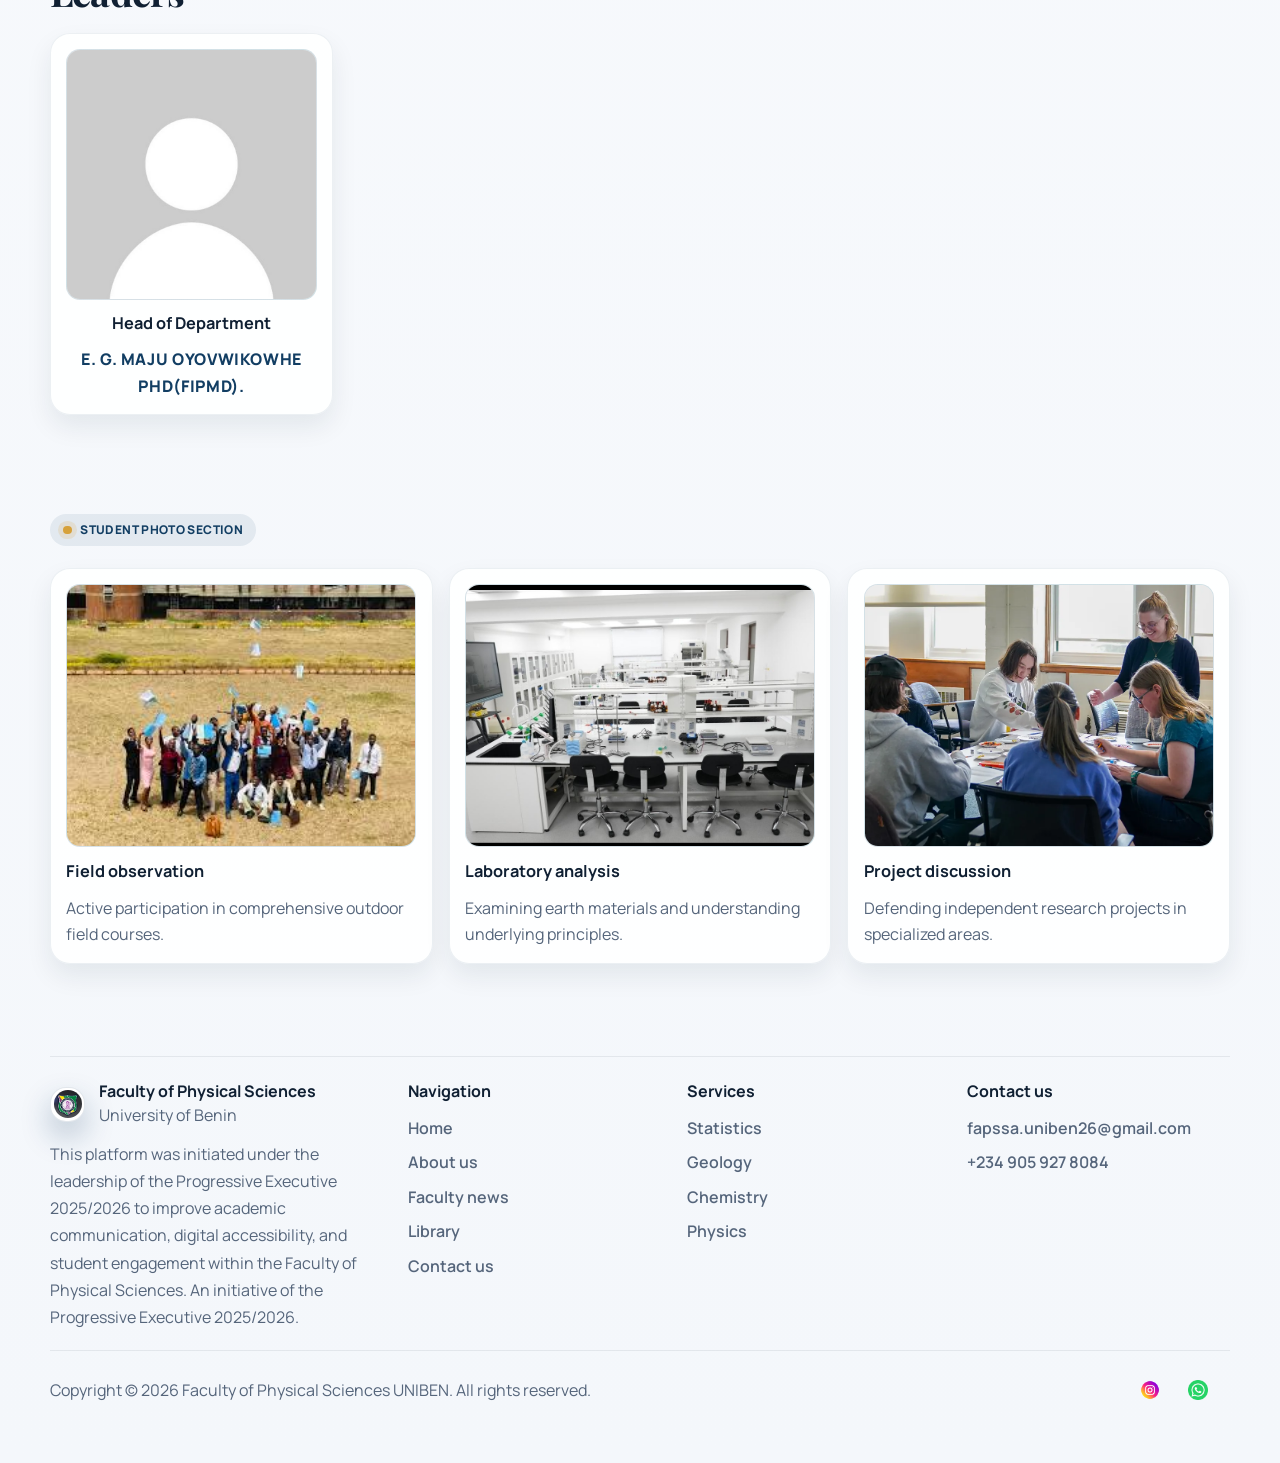
<file: school-portal/geology.html>
<!doctype html>
<html lang="en">
<head>
    <meta charset="UTF-8" />
    <meta name="viewport" content="width=device-width, initial-scale=1.0" />

    <!-- SEO Metadata -->
    <title>Geology | UNIBEN Faculty of Physical Sciences</title>

    <meta
        name="description"
        content="Explore the Department of Geology at the University of Benin (UNIBEN). Discover its academic activities, geological research, earth sciences, staff, facilities and contributions to scientific knowledge."
    />

    <meta name="robots" content="index, follow" />

    <!-- Canonical URL -->
    <link
        rel="canonical"
        href="https://fapssauniben.com.ng/geology"
    />

    <!-- Open Graph / Social Sharing -->
    <meta property="og:type" content="website" />
    <meta
        property="og:title"
        content="Geology | UNIBEN Faculty of Physical Sciences"
    />
    <meta
        property="og:description"
        content="Discover the Department of Geology at the University of Benin, its academic activities, geological research and contributions to Earth Sciences."
    />
    <meta
        property="og:url"
        content="https://fapssauniben.com.ng/geology"
    />
    <meta
        property="og:site_name"
        content="UNIBEN Faculty of Physical Sciences"
    />
    <meta property="og:locale" content="en_NG" />

    <!-- Twitter / X -->
    <meta name="twitter:card" content="summary" />
    <meta
        name="twitter:title"
        content="Geology | UNIBEN Faculty of Physical Sciences"
    />
    <meta
        name="twitter:description"
        content="Explore Geology at the University of Benin, Faculty of Physical Sciences."
    />

    <!-- Favicon -->
    <link
        rel="icon"
        type="image/png"
        href="/favicon.png"
        sizes="512x512"
    />

    <!-- Stylesheets -->
    <link rel="stylesheet" href="style.css" />
    <link rel="stylesheet" href="chemistry.css" />
</head>
  <body>
    <a class="skip-link" href="#main-content">Skip to content</a>
    <header class="site-header">
      <div class="container navbar">
        <a
          class="brand"
          href="index.html"
          aria-label="UNIBEN Faculty of Physical Sciences home"
        >
          <span class="brand-mark brand-logo">
            <img src="images/logo.jpeg" alt="" aria-hidden="true" />
          </span>
          <span class="brand-text">
            <strong>Faculty of Physical Sciences</strong>
            <span>University of Benin</span>
          </span>
        </a>
        <button
          class="nav-toggle"
          type="button"
          aria-expanded="false"
          aria-controls="primary-nav"
          aria-label="Toggle navigation"
        >
          <span></span><span></span><span></span>
        </button>
        <nav id="primary-nav" class="nav-links" aria-label="Primary navigation">
          <a href="index.html">Home</a><a href="about.html">About</a>
          <details class="nav-dropdown">
            <summary>Departments</summary>
            <div
              class="nav-dropdown-menu"
              role="menu"
              aria-label="Faculty department links"
            >
              <a href="statistics.html">Statistics</a>
              <a href="geology.html">Geology</a>
              <a href="chemistry.html">Chemistry</a>
              <a href="physics.html">Physics</a>
              <a href="mathematics.html">Mathematics</a>
            </div>
          </details>
          <a href="faculty-news.html">Faculty News</a>
          <a href="library.html">Library</a>
          <a href="contact.html">Contact Us</a>
        </nav>
      </div>
    </header>
    <main id="main-content">
      <section class="department-hero section">
        <div class="container">
          <div class="department-hero-panel reveal">
            <div class="department-hero-grid">
              <div class="hero-copy">
                <span class="eyebrow">Department of Geology</span>
                <h1>Knowledge for Service: Earth, Resources, and Society.</h1>
                <p>
                  We foster intellectual and professional development by providing a 
                  strong undergraduate training that emphasizes field techniques, 
                  independent research, and practical solutions to the problems of our society.
                </p>
                <div class="page-cta">
                 
                  <a class="btn btn-secondary" href="#admissions"
                    >Admissions Info</a
                  >
                </div>
              </div>

              <div class="hero-image">
                <img src="images/geology.png" alt="Geology banner" />
              </div>
            </div>
          </div>

          <div class="stats-ticker reveal">
            <div class="ticker-item">
              <img
                src="icon/education.png"
                alt=""
                class="ticker-icon-img"
                aria-hidden="true"
              />
              <strong>B.Sc.</strong><span>Honours Degree</span>
            </div>
            <div class="ticker-item">
              <img
                src="icon/check.png"
                alt=""
                class="ticker-icon-img"
                aria-hidden="true"
              />
              <strong>Field</strong><span>Oriented Science</span>
            </div>
            <div class="ticker-item">
              <img
                src="icon/training.png"
                alt=""
                class="ticker-icon-img"
                aria-hidden="true"
              />
              <strong>Flexible</strong><span>First Two Years</span>
            </div>
            <div class="ticker-item">
              <img
                src="icon/research.png"
                alt=""
                class="ticker-icon-img"
                aria-hidden="true"
              />
              <strong>GLY 499</strong><span>Independent Research</span>
            </div>
          </div>
        </div>
      </section>

      <section class="section programmes-section">
        <div class="container">
          <div class="section-intro reveal">
            <span class="eyebrow">Our Focus Areas</span>
            <h2>Explore Our Disciplines</h2>
          </div>

          <div class="programs-grid reveal delay-1">
            <article class="program-card">
              <img src="images/hero1.jpeg" alt="Mineral and Energy Resources" />
              <div class="card-overlay">
                <h3>Mineral & Energy Resources</h3>
                <p>The search for and winning of new mineral and energy resources for modern civilization.</p>
                <a class="btn btn-tertiary" href="#">Learn More →</a>
              </div>
            </article>
            <article class="program-card">
              <img src="images/hero1.jpeg" alt="Hydrogeology" />
              <div class="card-overlay">
                <h3>Hydrogeology</h3>
                <p>Discovering, managing, and sustaining critical underground water resources.</p>
                <a class="btn btn-tertiary" href="#">Learn More →</a>
              </div>
            </article>
            <article class="program-card">
              <img src="images/hero1.jpeg" alt="Engineering Geology" />
              <div class="card-overlay">
                <h3>Engineering Geology</h3>
                <p>Foundation studies in relation to the location and stability of engineering projects.</p>
                <a class="btn btn-tertiary" href="#">Learn More →</a>
              </div>
            </article>
            <article class="program-card">
              <img src="images/hero1.jpeg" alt="Environmental Geology" />
              <div class="card-overlay">
                <h3>Environmental Geology</h3>
                <p>Geological hazards control, mitigation, and environmental stewardship.</p>
                <a class="btn btn-tertiary" href="#">Learn More →</a>
              </div>
            </article>
          </div>
        </div>
      </section>

      <section class="section department-about-section">
        <div class="container">
          <div class="about-grid reveal">
            <div class="logo-card">
              <img src="images/photo1.svg" alt="Department logo" />
            </div>

            <div class="about-copy">
              <span class="eyebrow">Philosophy and Objectives</span>
              <h2>Excellence in Teaching and Research</h2>
              <p>
                The Department of Geology seeks to foster the intellectual and
                professional development of each student. The geology courses provide an in-depth study
                of basic principles and stress their application in the
                solution of the problems of our society. The pursuits of geologists, 
                though seldom publicized, provide the material resources of modern civilization.
              </p>
              <a class="btn btn-primary" href="#">Learn More About Us →</a>
            </div>

            <aside class="about-features">
              <div class="feature-card">
                <div class="feature-icon">🔬</div>
                <div>
                  <h4>Independent Research</h4>
                  <p>Final year students undertake crucial independent research projects (GLY 499).</p>
                </div>
              </div>
              <div class="feature-card">
                <div class="feature-icon">📈</div>
                <div>
                  <h4>Field-Oriented</h4>
                  <p>Comprehensive outdoor field courses are mandatory to fulfill practical requirements.</p>
                </div>
              </div>
              <div class="feature-card">
                <div class="feature-icon">👩‍🏫</div>
                <div>
                  <h4>Flexible Curriculum</h4>
                  <p>Select related science courses appropriate to subsequent professional needs in years 1 & 2.</p>
                </div>
              </div>
            </aside>
          </div>
        </div>
      </section>

      <section class="section">
        <div class="container split">
          <article class="section-card reveal">
            <div class="card-heading">
              <span class="eyebrow">Future Prospects</span>
              <h2>Career Opportunities</h2>
            </div>
            <p>
              In Nigeria, geology graduates can find gainful employment in various organizations, including:
            </p>
            <ul>
              <li>Public and private mining establishments.</li>
              <li>National and multi-national oil companies.</li>
              <li>The Nigerian Geological Survey Department & Federal Dept. of Water Resources.</li>
              <li>River Basin Development Authorities and State Water Boards.</li>
              <li>Earth Science Consultancy Companies.</li>
              <li>Teaching and research positions in Nigerian Universities.</li>
            </ul>
          </article>
          <aside class="section-card reveal delay-1">
            <div class="card-heading">
              <span class="eyebrow">Academic Rules</span>
              <h2>Degree Requirements</h2>
            </div>
            <div class="facts-list">
              <div>
                <strong>Exams</strong>
                <span>Scores are based on performance in both theory and practical papers. A student must pass the practical paper to get credit.</span>
              </div>
              <div>
                <strong>Graduation</strong>
                <span>Must pass GLY 400, GLY 499, and obtain a minimum of 25 credits in 400 level Geology courses.</span>
              </div>
              <div>
                <strong>Fieldwork</strong>
                <span>All students are expected to actively participate in and pass all field courses.</span>
              </div>
            </div>
          </aside>
        </div>
      </section>

      <section id="admissions" class="section">
        <div class="container split">
          <article class="section-card reveal">
            <div class="card-heading">
              <span class="eyebrow">Admissions</span>
              <h2>4-Year Full-Time Programme (UME)</h2>
            </div>
            <p>
              Candidates seeking admission into this Programme should possess:
            </p>
            <ul>
              <li>At least five Ordinary Level credit passes in WASC, WAEC SSCE/GCE, NECO SSCE or equivalents at not more than two sittings.</li>
              <li>Subjects must include: <strong>English Language, Mathematics, Physics, Biology, and Chemistry</strong>.</li>
            </ul>
            <p><strong>UME Subjects:</strong></p>
            <ul>
              <li>Use of English</li>
              <li>Any three of Biology, Chemistry, Physics, and Mathematics.</li>
            </ul>
          </article>
          <aside class="section-card reveal delay-1">
            <div class="card-heading">
              <span class="eyebrow">Admissions</span>
              <h2>3-Year Direct Entry</h2>
            </div>
            <p>In addition to UME requirements, candidates may be admitted with:</p>
            <ul>
              <li>Two A-Level passes (GCE/HSC) in relevant selected subjects.</li>
              <li>Credit level in UNIBEN Diploma in Geology (DIG) or Science Lab Tech (DSLT).</li>
              <li>Upper credit Diploma from other recognized Universities.</li>
              <li>OND (Upper Credit) or HND (Lower Credit) in SLT, Mining, or relevant areas from a Polytechnic or Petroleum Training Institute (PTI).</li>
              <li>NCE with a credit pass in Biology or Chemistry and an overall merit level pass.</li>
            </ul>
          </aside>
        </div>
      </section>

      <section class="section meet-leaders-section">
        <div class="container">
          <div class="section-intro reveal">
            <span class="eyebrow">Meet Our Leaders</span>
            <h2>Head of Department & Department Leaders</h2>
          </div>

          <div class="leaders-grid reveal delay-1">
            <article class="leader-card">
              <img src="images/profile.jpg" alt="Head of Department" />
              <h3>Head of Department</h3>
              <p class="leader-name"> E. G. MAJU OYOVWIKOWHE PhD(FIPMD).</p>
            </article>
          </div>

          <!-- <div class="section-intro reveal">
            <span class="eyebrow">Lecturers</span>
            <h2>Teaching Staff</h2>
          </div>

          <div class="department-staff-grid reveal delay-1 lecturers-grid">
            <article class="staff-mini-card">
              <img src="images/photo2.svg" alt="Lecturer 1" />
              <strong>Dr. [Name]</strong>
              <span>Senior Lecturer</span>
            </article>
            <article class="staff-mini-card">
              <img src="images/photo3.svg" alt="Lecturer 2" />
              <strong>Dr. [Name]</strong>
              <span>Lecturer</span>
            </article>
            <article class="staff-mini-card">
              <img src="images/photo4.svg" alt="Lecturer 3" />
              <strong>Mr. [Name]</strong>
              <span>Lecturer II</span>
            </article>
            <article class="staff-mini-card">
              <img src="images/photo5.svg" alt="Lecturer 4" />
              <strong>Ms. [Name]</strong>
              <span>Assistant Lecturer</span>
            </article>
          </div> -->
        </div>
      </section>

      <section class="section student-photo-section">
        <div class="container">
          <div class="section-intro reveal">
            <span class="eyebrow">Student Photo Section</span>
          </div>
          <div class="student-photo-grid reveal delay-1">
            <article class="student-photo-card">
              <img src="images/phy1.jfif" alt="Geology fieldwork" />
              <h3>Field observation</h3>
              <p>Active participation in comprehensive outdoor field courses.</p>
            </article>
            <article class="student-photo-card">
              <img src="images/chem4.jpeg" alt="Geology lab work" />
              <h3>Laboratory analysis</h3>
              <p>Examining earth materials and understanding underlying principles.</p>
            </article>
            <article class="student-photo-card">
              <img src="images/class6.webp" alt="Geology project presentation" />
              <h3>Project discussion</h3>
              <p>Defending independent research projects in specialized areas.</p>
            </article>
          </div>
        </div>
      </section>
    </main>
    <footer class="footer">
      <div class="container footer-grid">
        <div class="footer-brand-block">
          <div class="footer-brand-line">
            <span class="brand-mark footer-mark brand-logo">
              <img src="images/logo.jpeg" alt="" aria-hidden="true" />
            </span>
            <div>
              <strong>Faculty of Physical Sciences</strong>
              <p>University of Benin</p>
            </div>
          </div>
          <p>
            This platform was initiated under the leadership of the Progressive Executive 2025/2026 to improve academic communication, digital accessibility, and student engagement within the Faculty of Physical Sciences. An initiative of the Progressive Executive 2025/2026.
          </p>
        </div>
        <div class="footer-column">
          <h3>Navigation</h3>
          <a href="index.html">Home</a>
          <a href="about.html">About us</a>
          <!-- <a href="departmental.html">Department</a> -->
          <a href="faculty-news.html">Faculty news</a>
          <a class="active" href="library.html">Library</a>
          <a href="contact.html">Contact us</a>
        </div>
        <div class="footer-column">
          <h3>Services</h3>
          <a href="statistics.html">Statistics</a>
          <a href="geology.html">Geology</a>
          <a href="chemistry.html">Chemistry</a>
          <a href="physics.html">Physics</a>
        </div>
        <div class="footer-column">
          <h3>Contact us</h3>
          <a href="mailto:Email:fapssa.uniben26@gmail.com">fapssa.uniben26@gmail.com</a>
          <a href="tel:+2349059278084">+234 905 927 8084</a>
        </div>
      </div>
      <div class="container footer-bottom">
        <p>
          Copyright © 2026 Faculty of Physical Sciences UNIBEN. All rights
          reserved.
        </p>
        <div class="footer-links footer-links-bottom">
          <div class="social-icons">
            <!-- <a
              href="https://x.com"
              aria-label="Follow on X"
              title="Follow on X"
              class="social-link"
            >
              <span class="visually-hidden">Follow on X</span>
              <img src="icons/social.png" alt="" aria-hidden="true" />
            </a> -->
            <a
              href="https://www.instagram.com/fapssa.uniben?igsh=YTcxcmVoaGE2a2Iy"
              aria-label="Follow on Instagram"
              title="Follow on Instagram"
              class="social-link"
            >
              <span class="visually-hidden">Follow on Instagram</span>
              <img src="icons/instagram.png" alt="" aria-hidden="true" />
            </a>
            <a
              href="https://whatsapp.com/channel/0029Vb6MhvH9mrGWA9GIQq42"
              aria-label="Follow on Whatsapp"
              title="Follow on Whatsapp"
              class="social-link"
            >
              <span class="visually-hidden">Follow on LinkedIn</span>
              <img src="icons/social.png" alt="" aria-hidden="true" />
            </a>
          </div>
        </div>
      </div>
    </footer>
    <script src="nav.js" defer></script>
  </body>
</html>
</file>
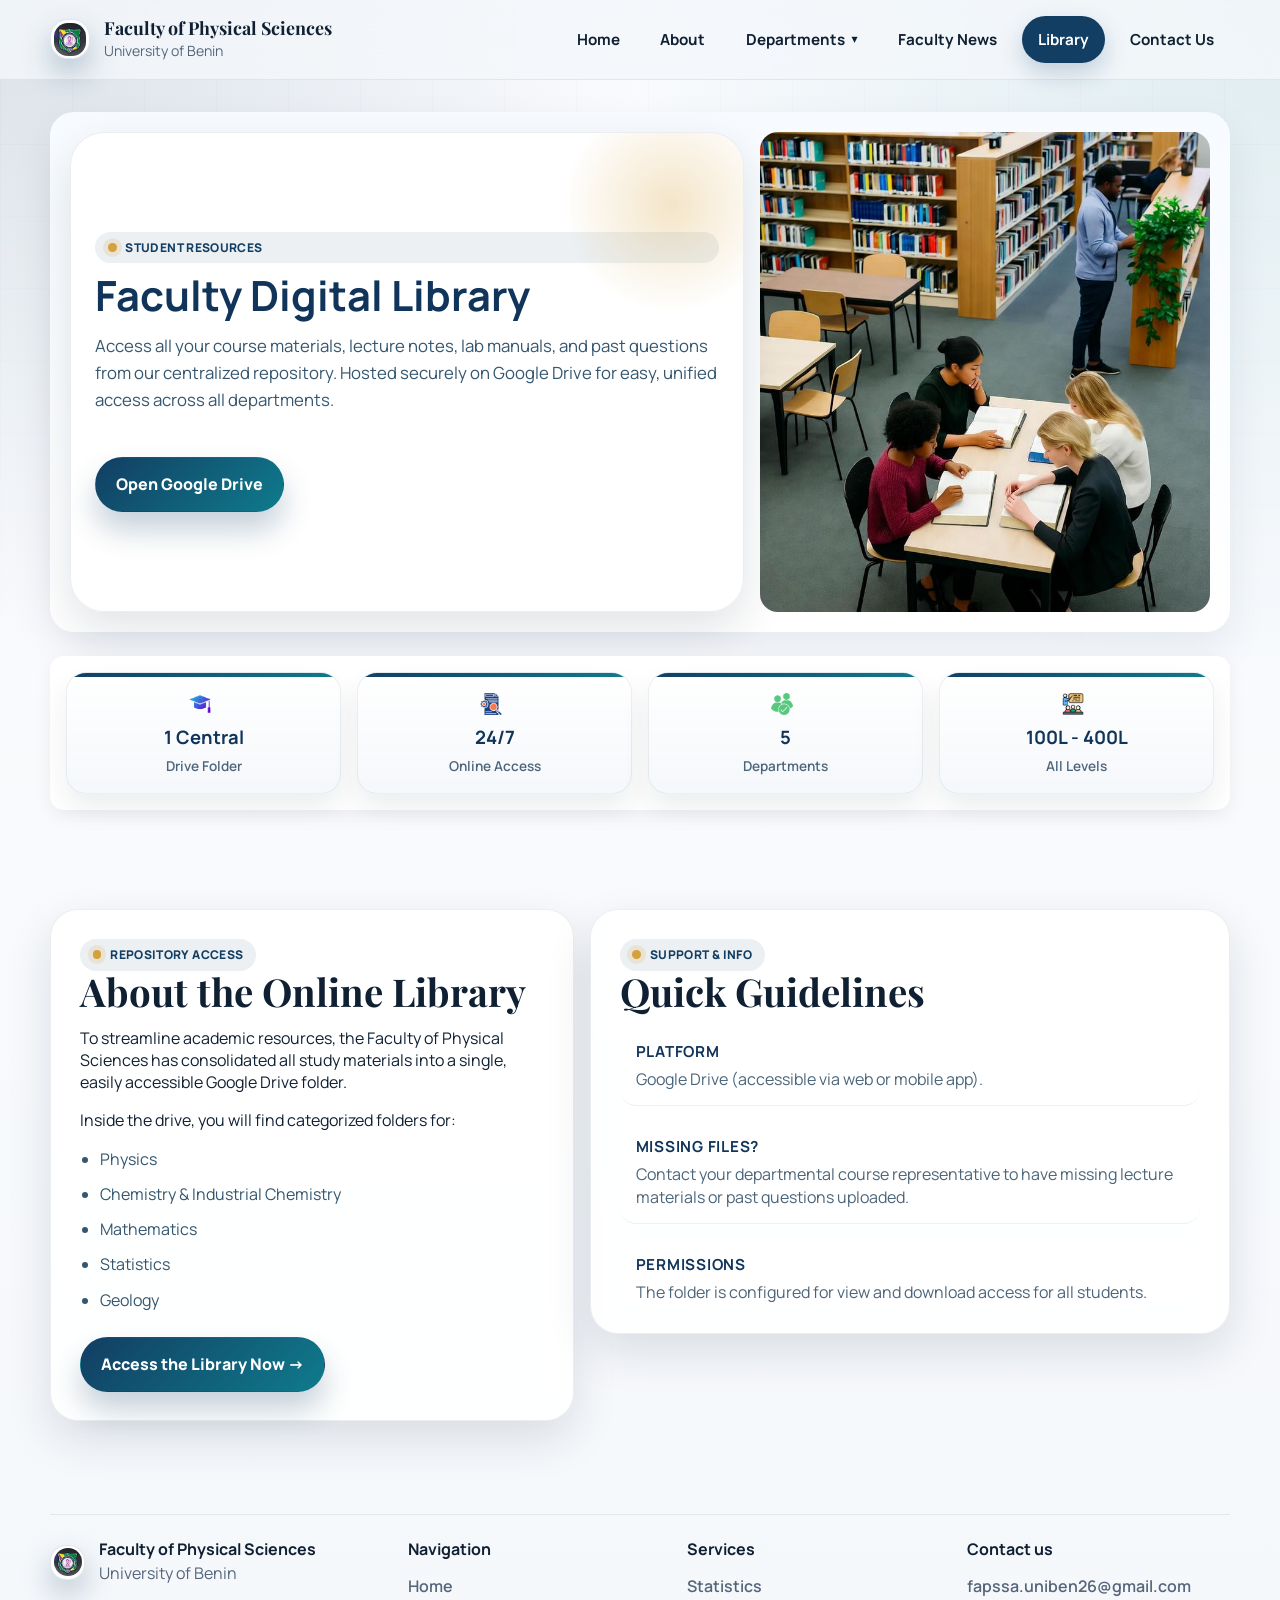
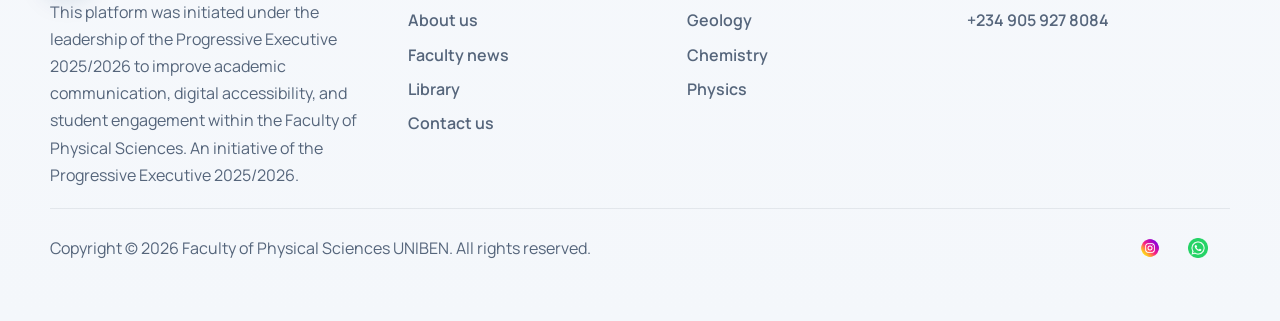
<file: school-portal/library.html>
<!doctype html>
<html lang="en">
<head>
    <meta charset="UTF-8" />
    <meta name="viewport" content="width=device-width, initial-scale=1.0" />

    <!-- SEO Metadata -->
    <title>Digital Library | UNIBEN Faculty of Physical Sciences</title>

    <meta
        name="description"
        content="Explore the Online Digital Library of the Faculty of Physical Sciences, University of Benin. Discover academic resources, learning materials, research publications and educational content to support students and researchers."
    />

    <meta name="robots" content="index, follow" />

    <!-- Canonical URL -->
    <link
        rel="canonical"
        href="https://fapssauniben.com.ng/library"
    />

    <!-- Open Graph / Social Sharing -->
    <meta property="og:type" content="website" />
    <meta
        property="og:title"
        content="Digital Library | UNIBEN Faculty of Physical Sciences"
    />
    <meta
        property="og:description"
        content="Access the Online Library of the Faculty of Physical Sciences, University of Benin. Explore academic resources and educational materials."
    />
    <meta
        property="og:url"
        content="https://fapssauniben.com.ng/library"
    />
    <meta
        property="og:site_name"
        content="UNIBEN Faculty of Physical Sciences"
    />
    <meta property="og:locale" content="en_NG" />

    <!-- Twitter / X -->
    <meta name="twitter:card" content="summary" />
    <meta
        name="twitter:title"
        content="Digital Library | UNIBEN Physical Sciences"
    />
    <meta
        name="twitter:description"
        content="Explore academic resources, learning materials and research content from the UNIBEN Faculty of Physical Sciences."
    />

    <!-- Favicon -->
    <link
        rel="icon"
        type="image/png"
        href="/favicon.png"
        sizes="512x512"
    />

    <!-- Stylesheets -->
    <link rel="stylesheet" href="style.css" />
    <link rel="stylesheet" href="library.css" />
</head>
  <body>
    <a class="skip-link" href="#main-content">Skip to content</a>
    <header class="site-header">
      <div class="container navbar">
        <a
          class="brand"
          href="index.html"
          aria-label="UNIBEN Faculty of Physical Sciences home"
        >
          <span class="brand-mark brand-logo">
            <img src="images/logo.jpeg" alt="" aria-hidden="true" />
          </span>
          <span class="brand-text">
            <strong>Faculty of Physical Sciences</strong>
            <span>University of Benin</span>
          </span>
        </a>
        <button
          class="nav-toggle"
          type="button"
          aria-expanded="false"
          aria-controls="primary-nav"
          aria-label="Toggle navigation"
        >
          <span></span><span></span><span></span>
        </button>
        <nav id="primary-nav" class="nav-links" aria-label="Primary navigation">
          <a href="index.html">Home</a><a href="about.html">About</a>
          <details class="nav-dropdown">
            <summary>Departments</summary>
            <div
              class="nav-dropdown-menu"
              role="menu"
              aria-label="Faculty department links"
            >
              <a href="statistics.html">Statistics</a>
              <a href="geology.html">Geology</a>
              <a href="chemistry.html">Chemistry</a>
              <a href="physics.html">Physics</a>
              <a href="mathematics.html">Mathematics</a>
            </div>
          </details>
          <a href="faculty-news.html">Faculty News</a>
          <a class="active" href="library.html">Library</a>
          <a href="contact.html">Contact Us</a>
        </nav>
      </div>
    </header>

    <main id="main-content">
      <section class="department-hero section">
        <div class="container">
          <div class="department-hero-panel reveal">
            <div class="department-hero-grid">
              <div class="hero-copy">
                <span class="eyebrow">Student Resources</span>
                <h1>Faculty Digital Library</h1>
                <p>
                  Access all your course materials, lecture notes, lab manuals, and 
                  past questions from our centralized repository. Hosted securely 
                  on Google Drive for easy, unified access across all departments.
                </p>
                <div class="page-cta">
                  <a 
                    class="btn btn-primary" 
                    href="https://drive.google.com/drive/folders/1JA5fKGo6QvMRAZFaLSBhIDpXOuurliTU" 
                    target="_blank" 
                    rel="noopener noreferrer"
                  >
                    Open Google Drive
                  </a>
                </div>
              </div>

              <div class="hero-image">
                <img src="images/library.jpg" alt="Students accessing online resources" />
              </div>
            </div>
          </div>

          <div class="stats-ticker reveal">
            <div class="ticker-item">
              <img
                src="icon/education.png"
                alt=""
                class="ticker-icon-img"
                aria-hidden="true"
              />
              <strong>1 Central</strong><span>Drive Folder</span>
            </div>
            <div class="ticker-item">
              <img
                src="icon/research.png"
                alt=""
                class="ticker-icon-img"
                aria-hidden="true"
              />
              <strong>24/7</strong><span>Online Access</span>
            </div>
            <div class="ticker-item">
              <img
                src="icon/check.png"
                alt=""
                class="ticker-icon-img"
                aria-hidden="true"
              />
              <strong>5</strong><span>Departments</span>
            </div>
            <div class="ticker-item">
              <img
                src="icon/training.png"
                alt=""
                class="ticker-icon-img"
                aria-hidden="true"
              />
              <strong>100L - 400L</strong><span>All Levels</span>
            </div>
          </div>
        </div>
      </section>

      <section class="section">
        <div class="container split">
          <article class="section-card reveal">
            <div class="card-heading">
              <span class="eyebrow">Repository Access</span>
              <h2>About the Online Library</h2>
            </div>
            <p>
              To streamline academic resources, the Faculty of Physical Sciences has 
              consolidated all study materials into a single, easily accessible 
              Google Drive folder. 
            </p>
            <p>
              Inside the drive, you will find categorized folders for:
            </p>
            <ul>
              <li>Physics</li>
              <li>Chemistry & Industrial Chemistry</li>
              <li>Mathematics</li>
              <li>Statistics</li>
              <li>Geology</li>
            </ul>
            <div style="margin-top: 1.5rem;">
              <a 
                class="btn btn-primary" 
                href="https://drive.google.com/drive/folders/1JA5fKGo6QvMRAZFaLSBhIDpXOuurliTU" 
                target="_blank" 
                rel="noopener noreferrer"
              >
                Access the Library Now →
              </a>
            </div>
          </article>
          <aside class="section-card reveal delay-1">
            <div class="card-heading">
              <span class="eyebrow">Support & Info</span>
              <h2>Quick Guidelines</h2>
            </div>
            <div class="facts-list">
              <div>
                <strong>Platform</strong>
                <span>Google Drive (accessible via web or mobile app).</span>
              </div>
              <div>
                <strong>Missing Files?</strong>
                <span>Contact your departmental course representative to have missing lecture materials or past questions uploaded.</span>
              </div>
              <div>
                <strong>Permissions</strong>
                <span>The folder is configured for view and download access for all students.</span>
              </div>
            </div>
          </aside>
        </div>
      </section>

    </main>

    <footer class="footer">
      <div class="container footer-grid">
        <div class="footer-brand-block">
          <div class="footer-brand-line">
            <span class="brand-mark footer-mark brand-logo">
              <img src="images/logo.jpeg" alt="" aria-hidden="true" />
            </span>
            <div>
              <strong>Faculty of Physical Sciences</strong>
              <p>University of Benin</p>
            </div>
          </div>
          <p>
            This platform was initiated under the leadership of the Progressive Executive 2025/2026 to improve academic communication, digital accessibility, and student engagement within the Faculty of Physical Sciences. An initiative of the Progressive Executive 2025/2026.
          </p>
        </div>
        <div class="footer-column">
          <h3>Navigation</h3>
          <a href="index.html">Home</a>
          <a href="about.html">About us</a>
          <!-- <a href="departmental.html">Department</a> -->
          <a href="faculty-news.html">Faculty news</a>
          <a class="active" href="library.html">Library</a>
          <a href="contact.html">Contact us</a>
        </div>
        <div class="footer-column">
          <h3>Services</h3>
          <a href="statistics.html">Statistics</a>
          <a href="geology.html">Geology</a>
          <a href="chemistry.html">Chemistry</a>
          <a href="physics.html">Physics</a>
        </div>
        <div class="footer-column">
          <h3>Contact us</h3>
          <a href="mailto:Email:fapssa.uniben26@gmail.com">fapssa.uniben26@gmail.com</a>
          <a href="tel:+2349059278084">+234 905 927 8084</a>
        </div>
      </div>
      <div class="container footer-bottom">
        <p>
          Copyright © 2026 Faculty of Physical Sciences UNIBEN. All rights
          reserved.
        </p>
        <div class="footer-links footer-links-bottom">
          <div class="social-icons">
            <!-- <a
              href="https://x.com"
              aria-label="Follow on X"
              title="Follow on X"
              class="social-link"
            >
              <span class="visually-hidden">Follow on X</span>
              <img src="icons/social.png" alt="" aria-hidden="true" />
            </a> -->
            <a
              href="https://www.instagram.com/fapssa.uniben?igsh=YTcxcmVoaGE2a2Iy"
              aria-label="Follow on Instagram"
              title="Follow on Instagram"
              class="social-link"
            >
              <span class="visually-hidden">Follow on Instagram</span>
              <img src="icons/instagram.png" alt="" aria-hidden="true" />
            </a>
            <a
              href="https://whatsapp.com/channel/0029Vb6MhvH9mrGWA9GIQq42"
              aria-label="Follow on Whatsapp"
              title="Follow on Whatsapp"
              class="social-link"
            >
              <span class="visually-hidden">Follow on LinkedIn</span>
              <img src="icons/social.png" alt="" aria-hidden="true" />
            </a>
          </div>
        </div>
      </div>
    </footer>
    <script src="nav.js" defer></script>
  </body>
</html>
</file>
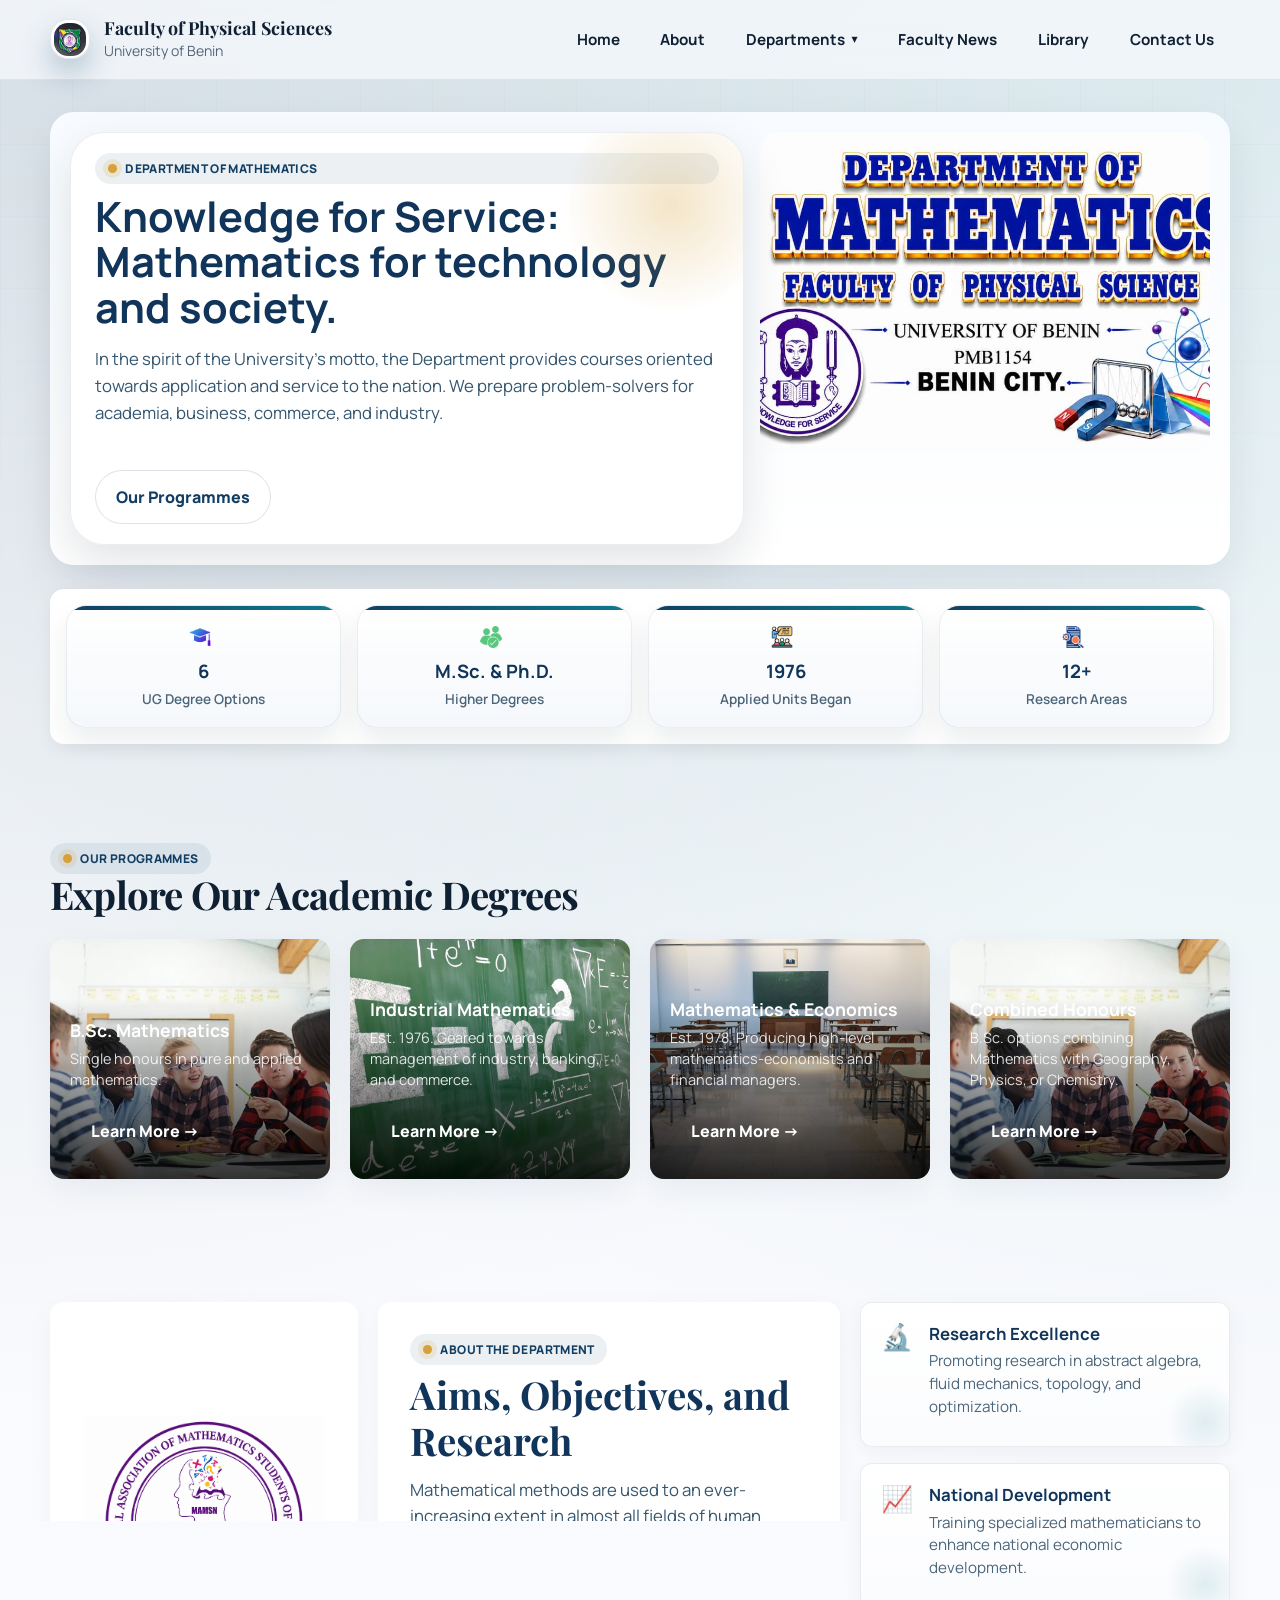
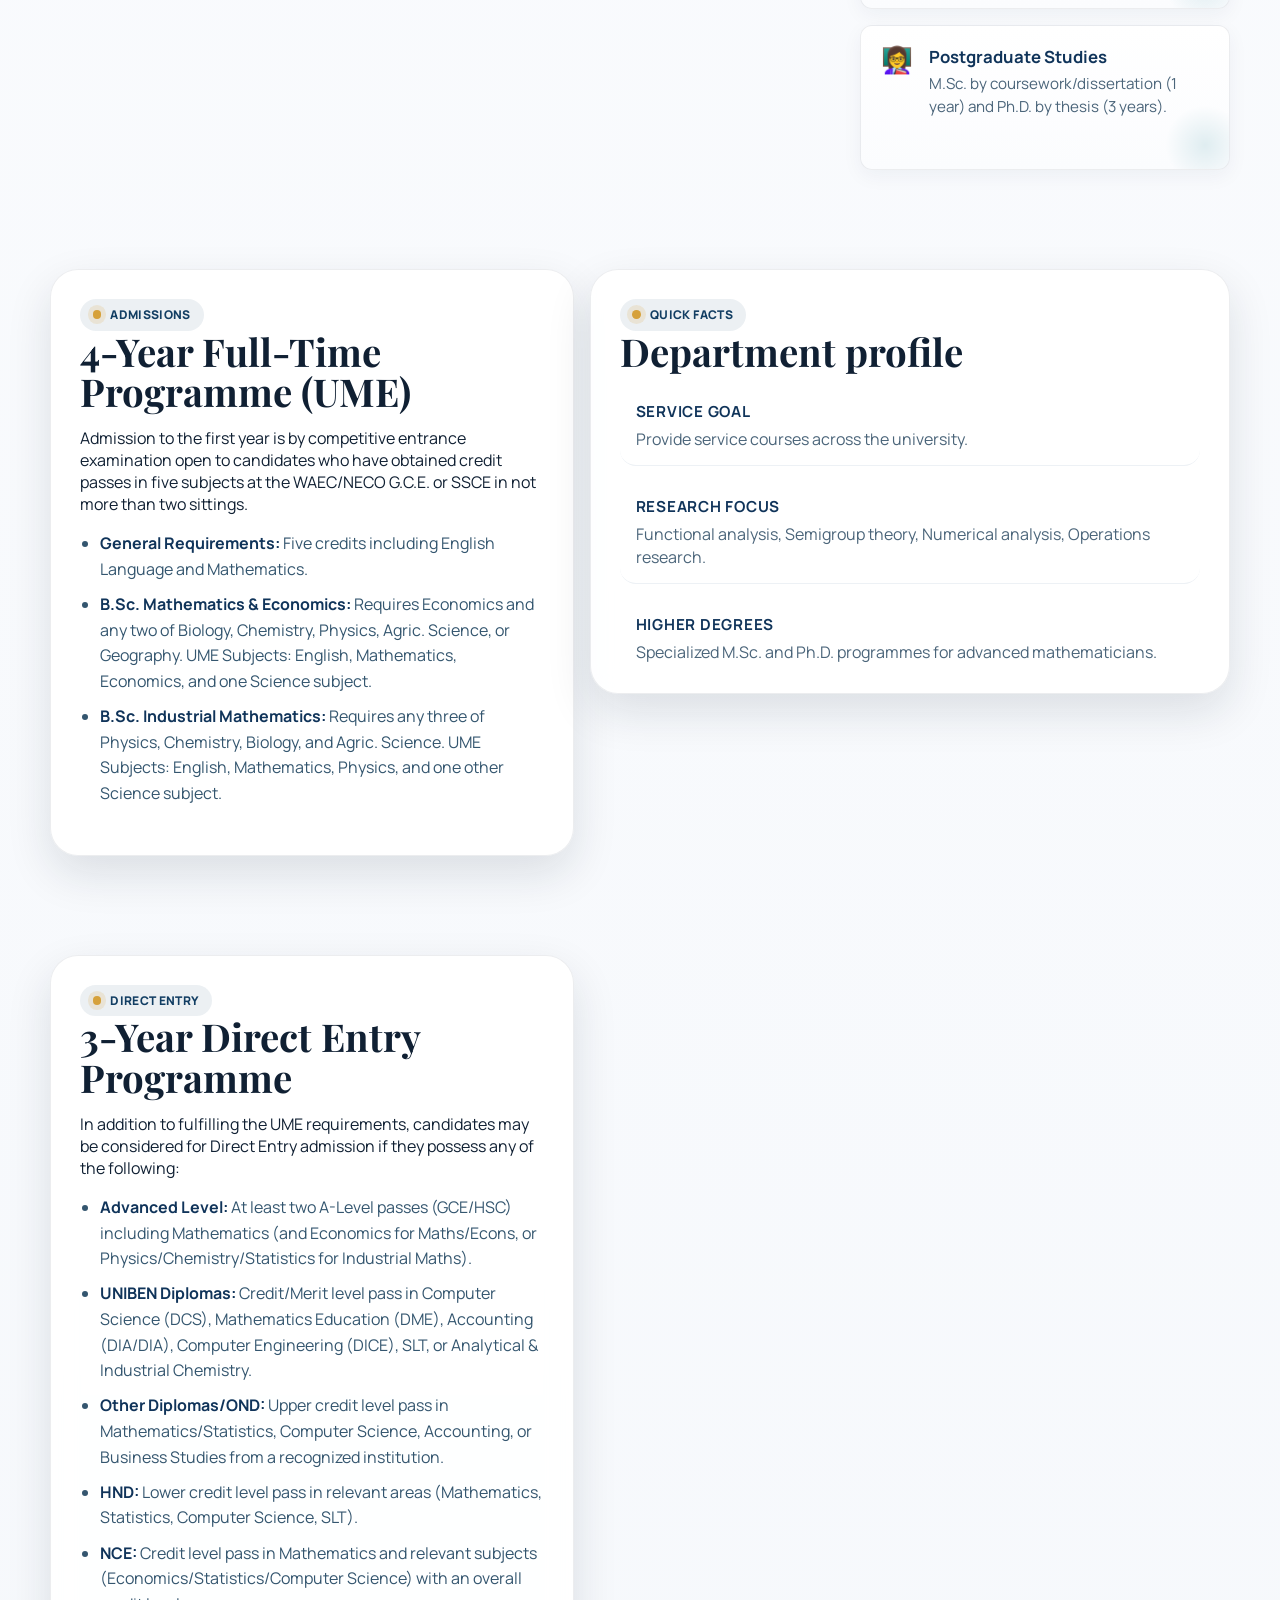
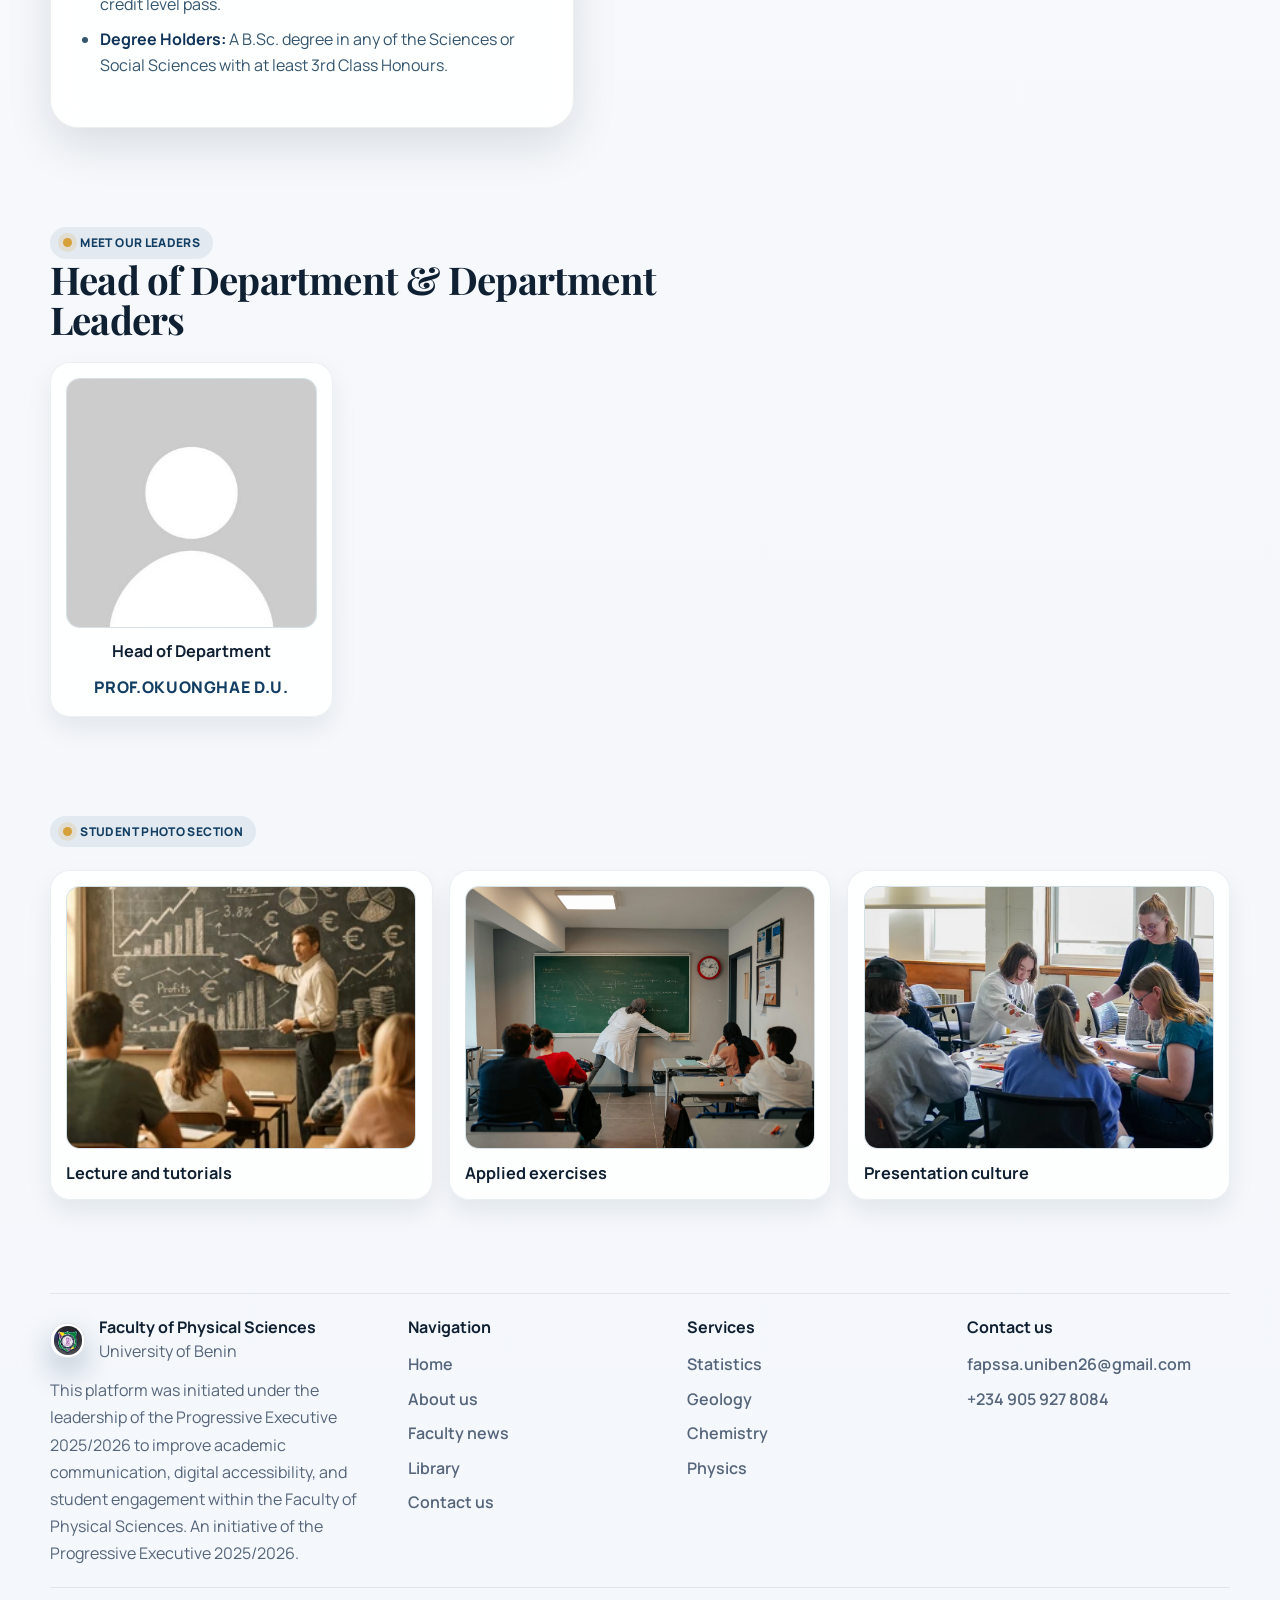
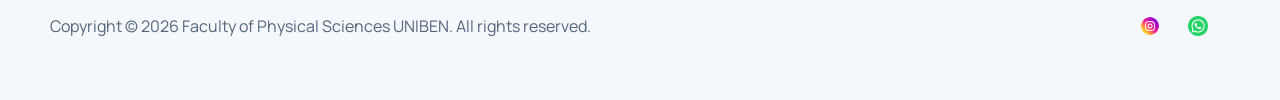
<file: school-portal/mathematics.html>
<!doctype html>
<html lang="en">
  <head>
    <meta charset="UTF-8" />
    <meta name="viewport" content="width=device-width, initial-scale=1.0" />

    <!-- SEO Metadata -->
    <title>Mathematics | UNIBEN Faculty of Physical Sciences</title>

    <meta
        name="description"
        content="Explore the Department of Mathematics at the University of Benin (UNIBEN). Discover academic programmes, mathematical research, lecturers, learning resources and activities in pure and applied mathematics."
    />

    <meta name="robots" content="index, follow" />

    <!-- Canonical URL -->
    <link
        rel="canonical"
        href="https://fapssauniben.com.ng/mathematics"
    />

    <!-- Open Graph / Social Sharing -->
    <meta property="og:type" content="website" />
    <meta
        property="og:title"
        content="Mathematics | UNIBEN Faculty of Physical Sciences"
    />
    <meta
        property="og:description"
        content="Discover the Department of Mathematics at the University of Benin, including its academic programmes, research activities and contributions to mathematical sciences."
    />
    <meta
        property="og:url"
        content="https://fapssauniben.com.ng/mathematics"
    />
    <meta
        property="og:site_name"
        content="UNIBEN Faculty of Physical Sciences"
    />
    <meta property="og:locale" content="en_NG" />

    <!-- Twitter / X -->
    <meta name="twitter:card" content="summary" />
    <meta
        name="twitter:title"
        content="Mathematics | UNIBEN Faculty of Physical Sciences"
    />
    <meta
        name="twitter:description"
        content="Explore Mathematics at the University of Benin, Faculty of Physical Sciences."
    />

    <!-- Favicon -->
    <link
        rel="icon"
        type="image/png"
        href="/favicon.png"
        sizes="512x512"
    />

    <!-- Stylesheets -->
    <link rel="stylesheet" href="style.css" />
    <link rel="stylesheet" href="chemistry.css" />
</head>
  <body>
    <a class="skip-link" href="#main-content">Skip to content</a>
    <header class="site-header">
      <div class="container navbar">
        <a
          class="brand"
          href="index.html"
          aria-label="UNIBEN Faculty of Physical Sciences home"
        >
          <span class="brand-mark brand-logo"
            ><img src="images/logo.jpeg" alt="" aria-hidden="true"
          /></span>
          <span class="brand-text"
            ><strong>Faculty of Physical Sciences</strong
            ><span>University of Benin</span></span
          >
        </a>
        <button
          class="nav-toggle"
          type="button"
          aria-expanded="false"
          aria-controls="primary-nav"
          aria-label="Toggle navigation"
        >
          <span></span><span></span><span></span>
        </button>
        <nav id="primary-nav" class="nav-links" aria-label="Primary navigation">
          <a href="index.html">Home</a><a href="about.html">About</a>
          <details class="nav-dropdown">
            <summary>Departments</summary>
            <div
              class="nav-dropdown-menu"
              role="menu"
              aria-label="Faculty department links"
            >
              <a href="statistics.html">Statistics</a>
              <a href="geology.html">Geology</a>
              <a href="chemistry.html">Chemistry</a>
              <a href="physics.html">Physics</a>
              <a href="mathematics.html">Mathematics</a>
            </div>
          </details>
          <a href="faculty-news.html">Faculty News</a>
          <a href="library.html">Library</a>
          <a href="contact.html">Contact Us</a>
        </nav>
      </div>
    </header>

    <main id="main-content">
      <section class="department-hero section">
        <div class="container">
          <div class="department-hero-panel reveal">
            <div class="department-hero-grid">
              <div class="hero-copy">
                <span class="eyebrow">Department of Mathematics</span>
                <h1>Knowledge for Service: Mathematics for technology and society.</h1>
                <p>
                  In the spirit of the University's motto, the Department provides 
                  courses oriented towards application and service to the nation. We 
                  prepare problem-solvers for academia, business, commerce, and industry.
                </p>
                <div class="page-cta">
                  
                  <a class="btn btn-secondary" href="#programmes"
                    >Our Programmes</a
                  >
                </div>
              </div>
              <div class="hero-image">
                <img
                  src="images/math.jpeg"
                  alt="Mathematics department banner"
                />
              </div>
            </div>
          </div>
          <div class="stats-ticker reveal">
            <div class="ticker-item">
              <img
                src="icon/education.png"
                alt=""
                class="ticker-icon-img"
                aria-hidden="true"
              />
              <strong>6</strong><span>UG Degree Options</span>
            </div>
            <div class="ticker-item">
              <img
                src="icon/check.png"
                alt=""
                class="ticker-icon-img"
                aria-hidden="true"
              />
              <strong>M.Sc. &amp; Ph.D.</strong><span>Higher Degrees</span>
            </div>
            <div class="ticker-item">
              <img
                src="icon/training.png"
                alt=""
                class="ticker-icon-img"
                aria-hidden="true"
              />
              <strong>1976</strong><span>Applied Units Began</span>
            </div>
            <div class="ticker-item">
              <img
                src="icon/research.png"
                alt=""
                class="ticker-icon-img"
                aria-hidden="true"
              />
              <strong>12+</strong><span>Research Areas</span>
            </div>
          </div>
        </div>
      </section>

      <section id="programmes" class="section programmes-section">
        <div class="container">
          <div class="section-intro reveal">
            <span class="eyebrow">Our Programmes</span>
            <h2>Explore Our Academic Degrees</h2>
          </div>
          <div class="programs-grid reveal delay-1">
            <article class="program-card">
              <img src="images/math1.webp" alt="Mathematics programme" />
              <div class="card-overlay">
                <h3>B.Sc. Mathematics</h3>
                <p>Single honours in pure and applied mathematics.</p>
                <a class="btn btn-tertiary" href="#">Learn More →</a>
              </div>
            </article>
            <article class="program-card">
              <img src="images/math2.jpg" alt="Industrial Mathematics programme" />
              <div class="card-overlay">
                <h3>Industrial Mathematics</h3>
                <p>Est. 1976. Geared towards management of industry, banking, and commerce.</p>
                <a class="btn btn-tertiary" href="#">Learn More →</a>
              </div>
            </article>
            <article class="program-card">
              <img
                src="images/math3.jpg"
                alt="Mathematics and Economics programme"
              />
              <div class="card-overlay">
                <h3>Mathematics &amp; Economics</h3>
                <p>Est. 1978. Producing high-level mathematics-economists and financial managers.</p>
                <a class="btn btn-tertiary" href="#">Learn More →</a>
              </div>
            </article>
            <article class="program-card">
              <img
                src="images/math1.webp"
                alt="Combined Honours programme"
              />
              <div class="card-overlay">
                <h3>Combined Honours</h3>
                <p>B.Sc. options combining Mathematics with Geography, Physics, or Chemistry.</p>
                <a class="btn btn-tertiary" href="#">Learn More →</a>
              </div>
            </article>
          </div>
        </div>
      </section>

      <section class="section department-about-section">
        <div class="container">
          <div class="about-grid reveal">
            <div class="logo-card">
              <img src="images/maths logo.png" alt="Mathematics logo" />
            </div>
            <div class="about-copy">
              <span class="eyebrow">About the Department</span>
              <h2>Aims, Objectives, and Research</h2>
              <p>
                Mathematical methods are used to an ever-increasing extent in almost 
                all fields of human endeavour. Our aim is to provide degree options relevant 
                to national needs, offer vital service courses to other faculties, and run 
                sub-degree programmes for candidates building their foundational knowledge.
              </p>
              <a class="btn btn-primary" href="#">Learn More About Us →</a>
            </div>
            <aside class="about-features">
              <div class="feature-card">
                <div class="feature-icon">🔬</div>
                <div>
                  <h4>Research Excellence</h4>
                  <p>Promoting research in abstract algebra, fluid mechanics, topology, and optimization.</p>
                </div>
              </div>
              <div class="feature-card">
                <div class="feature-icon">📈</div>
                <div>
                  <h4>National Development</h4>
                  <p>Training specialized mathematicians to enhance national economic development.</p>
                </div>
              </div>
              <div class="feature-card">
                <div class="feature-icon">👩‍🏫</div>
                <div>
                  <h4>Postgraduate Studies</h4>
                  <p>M.Sc. by coursework/dissertation (1 year) and Ph.D. by thesis (3 years).</p>
                </div>
              </div>
            </aside>
          </div>
        </div>
      </section>

      <section class="section">
        <div class="container split">
          <article class="section-card reveal">
            <div class="card-heading">
              <span class="eyebrow">Admissions</span>
              <h2>4-Year Full-Time Programme (UME)</h2>
            </div>
            <p>
              Admission to the first year is by competitive entrance examination open to candidates 
              who have obtained credit passes in five subjects at the WAEC/NECO G.C.E. or SSCE in 
              not more than two sittings.
            </p>
            <ul>
              <li><strong>General Requirements:</strong> Five credits including English Language and Mathematics.</li>
              <li>
                <strong>B.Sc. Mathematics & Economics:</strong> Requires Economics and any two of Biology, 
                Chemistry, Physics, Agric. Science, or Geography. UME Subjects: English, Mathematics, Economics, and one Science subject.
              </li>
              <li>
                <strong>B.Sc. Industrial Mathematics:</strong> Requires any three of Physics, Chemistry, 
                Biology, and Agric. Science. UME Subjects: English, Mathematics, Physics, and one other Science subject.
              </li>
            </ul>
          </article>
          <aside class="section-card reveal delay-1">
            <div class="card-heading">
              <span class="eyebrow">Quick facts</span>
              <h2>Department profile</h2>
            </div>
            <div class="facts-list">
              <div><strong>Service Goal</strong><span>Provide service courses across the university.</span></div>
              <div>
                <strong>Research Focus</strong><span>Functional analysis, Semigroup theory, Numerical analysis, Operations research.</span>
              </div>
              <div>
                <strong>Higher Degrees</strong><span>Specialized M.Sc. and Ph.D. programmes for advanced mathematicians.</span>
              </div>
            </div>
          </aside>
        </div>
      </section>

      <section class="section">
        <div class="container split">
          <article class="section-card reveal" style="width: 100%;">
            <div class="card-heading">
              <span class="eyebrow">Direct Entry</span>
              <h2>3-Year Direct Entry Programme</h2>
            </div>
            <p>
              In addition to fulfilling the UME requirements, candidates may be considered for 
              Direct Entry admission if they possess any of the following:
            </p>
            <ul>
              <li><strong>Advanced Level:</strong> At least two A-Level passes (GCE/HSC) including Mathematics (and Economics for Maths/Econs, or Physics/Chemistry/Statistics for Industrial Maths).</li>
              <li><strong>UNIBEN Diplomas:</strong> Credit/Merit level pass in Computer Science (DCS), Mathematics Education (DME), Accounting (DIA/DIA), Computer Engineering (DICE), SLT, or Analytical & Industrial Chemistry.</li>
              <li><strong>Other Diplomas/OND:</strong> Upper credit level pass in Mathematics/Statistics, Computer Science, Accounting, or Business Studies from a recognized institution.</li>
              <li><strong>HND:</strong> Lower credit level pass in relevant areas (Mathematics, Statistics, Computer Science, SLT).</li>
              <li><strong>NCE:</strong> Credit level pass in Mathematics and relevant subjects (Economics/Statistics/Computer Science) with an overall credit level pass.</li>
              <li><strong>Degree Holders:</strong> A B.Sc. degree in any of the Sciences or Social Sciences with at least 3rd Class Honours.</li>
            </ul>
          </article>
        </div>
      </section>

      <section class="section meet-leaders-section">
        <div class="container">
          <div class="section-intro reveal">
            <span class="eyebrow">Meet Our Leaders</span>
            <h2>Head of Department & Department Leaders</h2>
          </div>
          <div class="leaders-grid reveal delay-1">
            <article class="leader-card">
              <img src="images/profile.jpg" alt="Head of Department" />
              <h3>Head of Department</h3>
              <p class="leader-name">PROF.OKUONGHAE D.U.</p>
            </article>
          </div>
          <!-- <div class="section-intro reveal">
            <span class="eyebrow">Lecturers</span>
            <h2>Teaching Staff</h2>
          </div>
          <div class="department-staff-grid reveal delay-1 lecturers-grid">
            <article class="staff-mini-card">
              <img src="images/photo11.svg" alt="Lecturer 1" /><strong
                >Dr. [Name]</strong
              ><span>Senior Lecturer</span>
            </article>
            <article class="staff-mini-card">
              <img src="images/photo1.svg" alt="Lecturer 2" /><strong
                >Dr. [Name]</strong
              ><span>Lecturer</span>
            </article>
            <article class="staff-mini-card">
              <img src="images/photo2.svg" alt="Lecturer 3" /><strong
                >Mrs. [Name]</strong
              ><span>Lecturer II</span>
            </article>
            <article class="staff-mini-card">
              <img src="images/photo3.svg" alt="Lecturer 4" /><strong
                >Mr. [Name]</strong
              ><span>Assistant Lecturer</span>
            </article>
          </div> -->
        </div>
      </section>

      <section class="section student-photo-section">
        <div class="container">
          <div class="section-intro reveal">
            <span class="eyebrow">Student Photo Section</span>
          </div>
          <div class="student-photo-grid reveal delay-1">
            <article class="student-photo-card">
              <img src="images/class5.webp" alt="Mathematics lecture session" />
              <h3>Lecture and tutorials</h3>
            </article>
            <article class="student-photo-card">
              <img
                src="images/class4.jpg"
                alt="Students solving mathematical tasks"
              />
              <h3>Applied exercises</h3>
            </article>
            <article class="student-photo-card">
              <img
                src="images/class6.webp"
                alt="Student presentation in mathematics"
              />
              <h3>Presentation culture</h3>
            </article>
          </div>
        </div>
      </section>
    </main>

    <footer class="footer">
      <div class="container footer-grid">
        <div class="footer-brand-block">
          <div class="footer-brand-line">
            <span class="brand-mark footer-mark brand-logo">
              <img src="images/logo.jpeg" alt="" aria-hidden="true" />
            </span>
            <div>
              <strong>Faculty of Physical Sciences</strong>
              <p>University of Benin</p>
            </div>
          </div>
          <p>
            This platform was initiated under the leadership of the Progressive Executive 2025/2026 to improve academic communication, digital accessibility, and student engagement within the Faculty of Physical Sciences. An initiative of the Progressive Executive 2025/2026.
          </p>
        </div>
        <div class="footer-column">
          <h3>Navigation</h3>
          <a href="index.html">Home</a>
          <a href="about.html">About us</a>
          <!-- <a href="departmental.html">Department</a> -->
          <a href="faculty-news.html">Faculty news</a>
          <a class="active" href="library.html">Library</a>
          <a href="contact.html">Contact us</a>
        </div>
        <div class="footer-column">
          <h3>Services</h3>
          <a href="statistics.html">Statistics</a>
          <a href="geology.html">Geology</a>
          <a href="chemistry.html">Chemistry</a>
          <a href="physics.html">Physics</a>
        </div>
        <div class="footer-column">
          <h3>Contact us</h3>
          <a href="mailto:Email:fapssa.uniben26@gmail.com">fapssa.uniben26@gmail.com</a>
          <a href="tel:+2349059278084">+234 905 927 8084</a>
        </div>
      </div>
      <div class="container footer-bottom">
        <p>
          Copyright © 2026 Faculty of Physical Sciences UNIBEN. All rights
          reserved.
        </p>
        <div class="footer-links footer-links-bottom">
          <div class="social-icons">
            <!-- <a
              href="https://x.com"
              aria-label="Follow on X"
              title="Follow on X"
              class="social-link"
            >
              <span class="visually-hidden">Follow on X</span>
              <img src="icons/social.png" alt="" aria-hidden="true" />
            </a> -->
            <a
              href="https://www.instagram.com/fapssa.uniben?igsh=YTcxcmVoaGE2a2Iy"
              aria-label="Follow on Instagram"
              title="Follow on Instagram"
              class="social-link"
            >
              <span class="visually-hidden">Follow on Instagram</span>
              <img src="icons/instagram.png" alt="" aria-hidden="true" />
            </a>
            <a
              href="https://whatsapp.com/channel/0029Vb6MhvH9mrGWA9GIQq42"
              aria-label="Follow on Whatsapp"
              title="Follow on Whatsapp"
              class="social-link"
            >
              <span class="visually-hidden">Follow on LinkedIn</span>
              <img src="icons/social.png" alt="" aria-hidden="true" />
            </a>
          </div>
        </div>
      </div>
    </footer>

    <script src="nav.js" defer></script>
  </body>
</html>
</file>
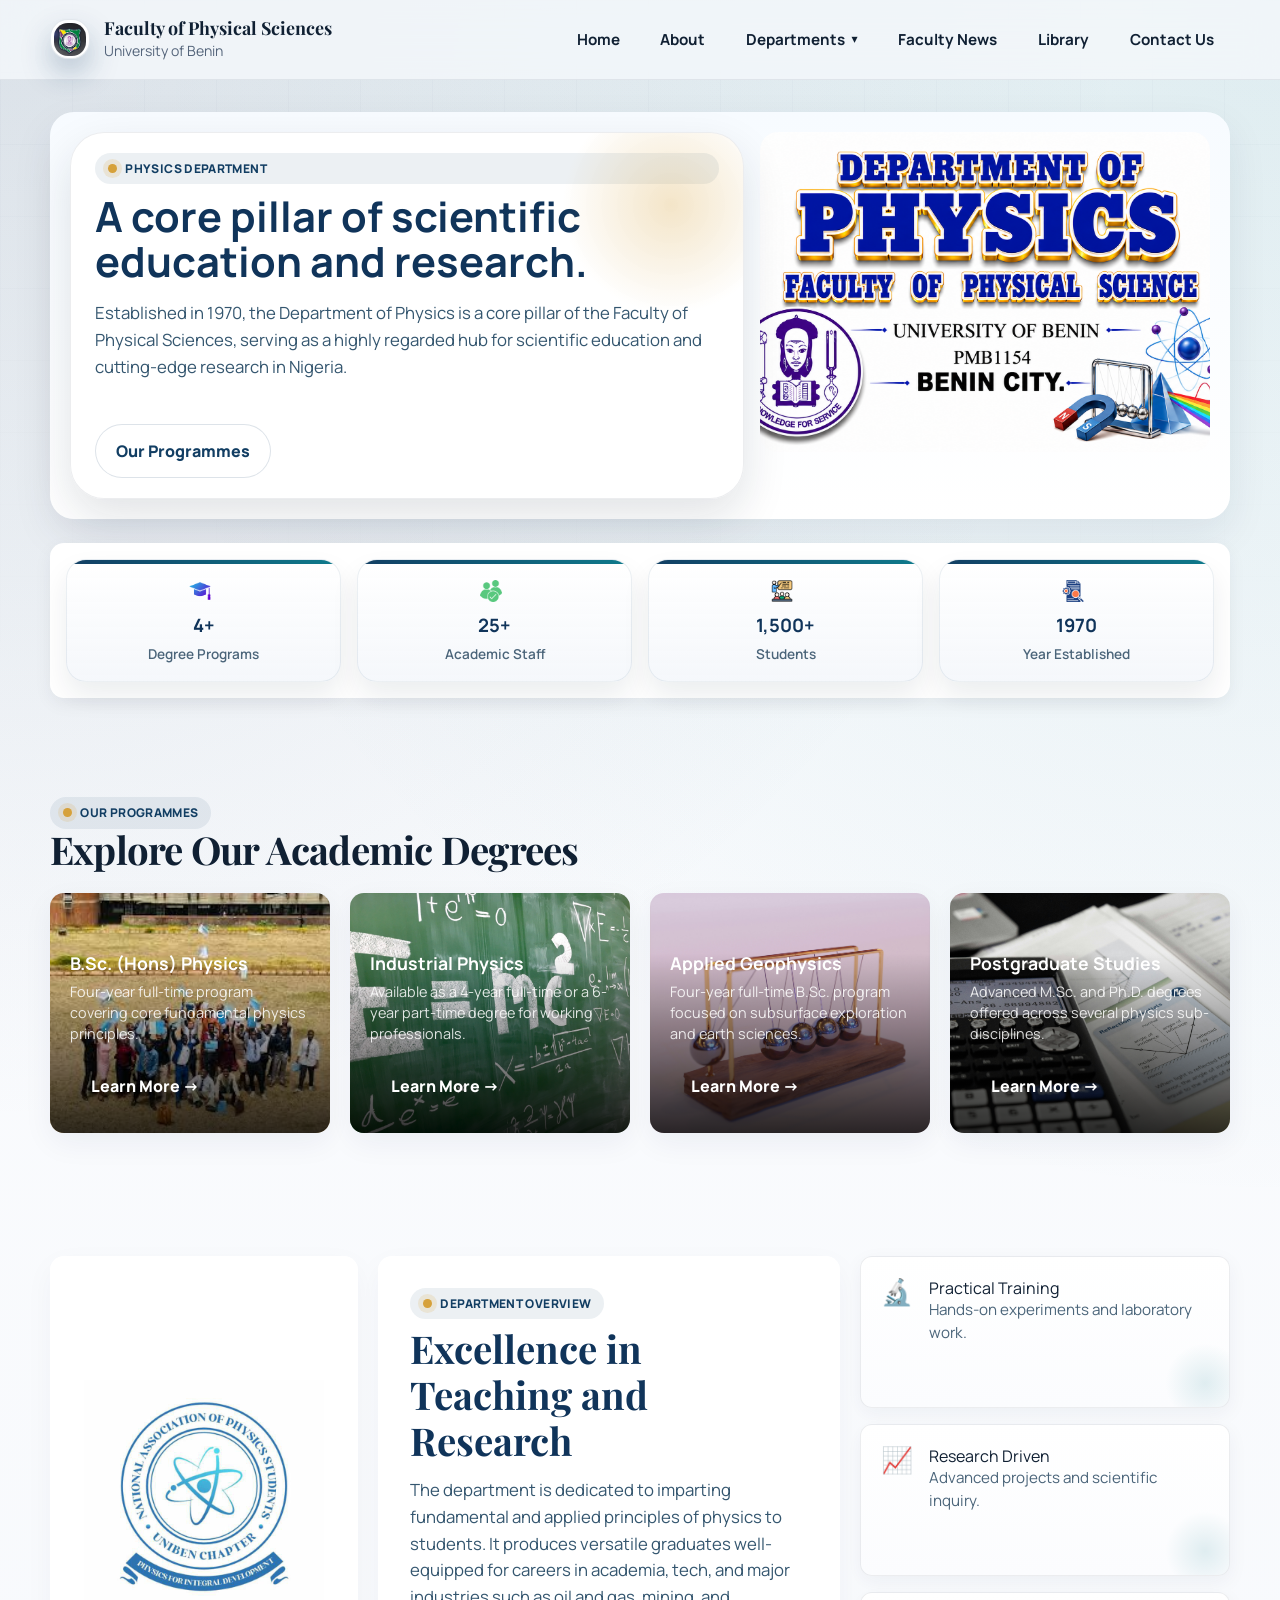
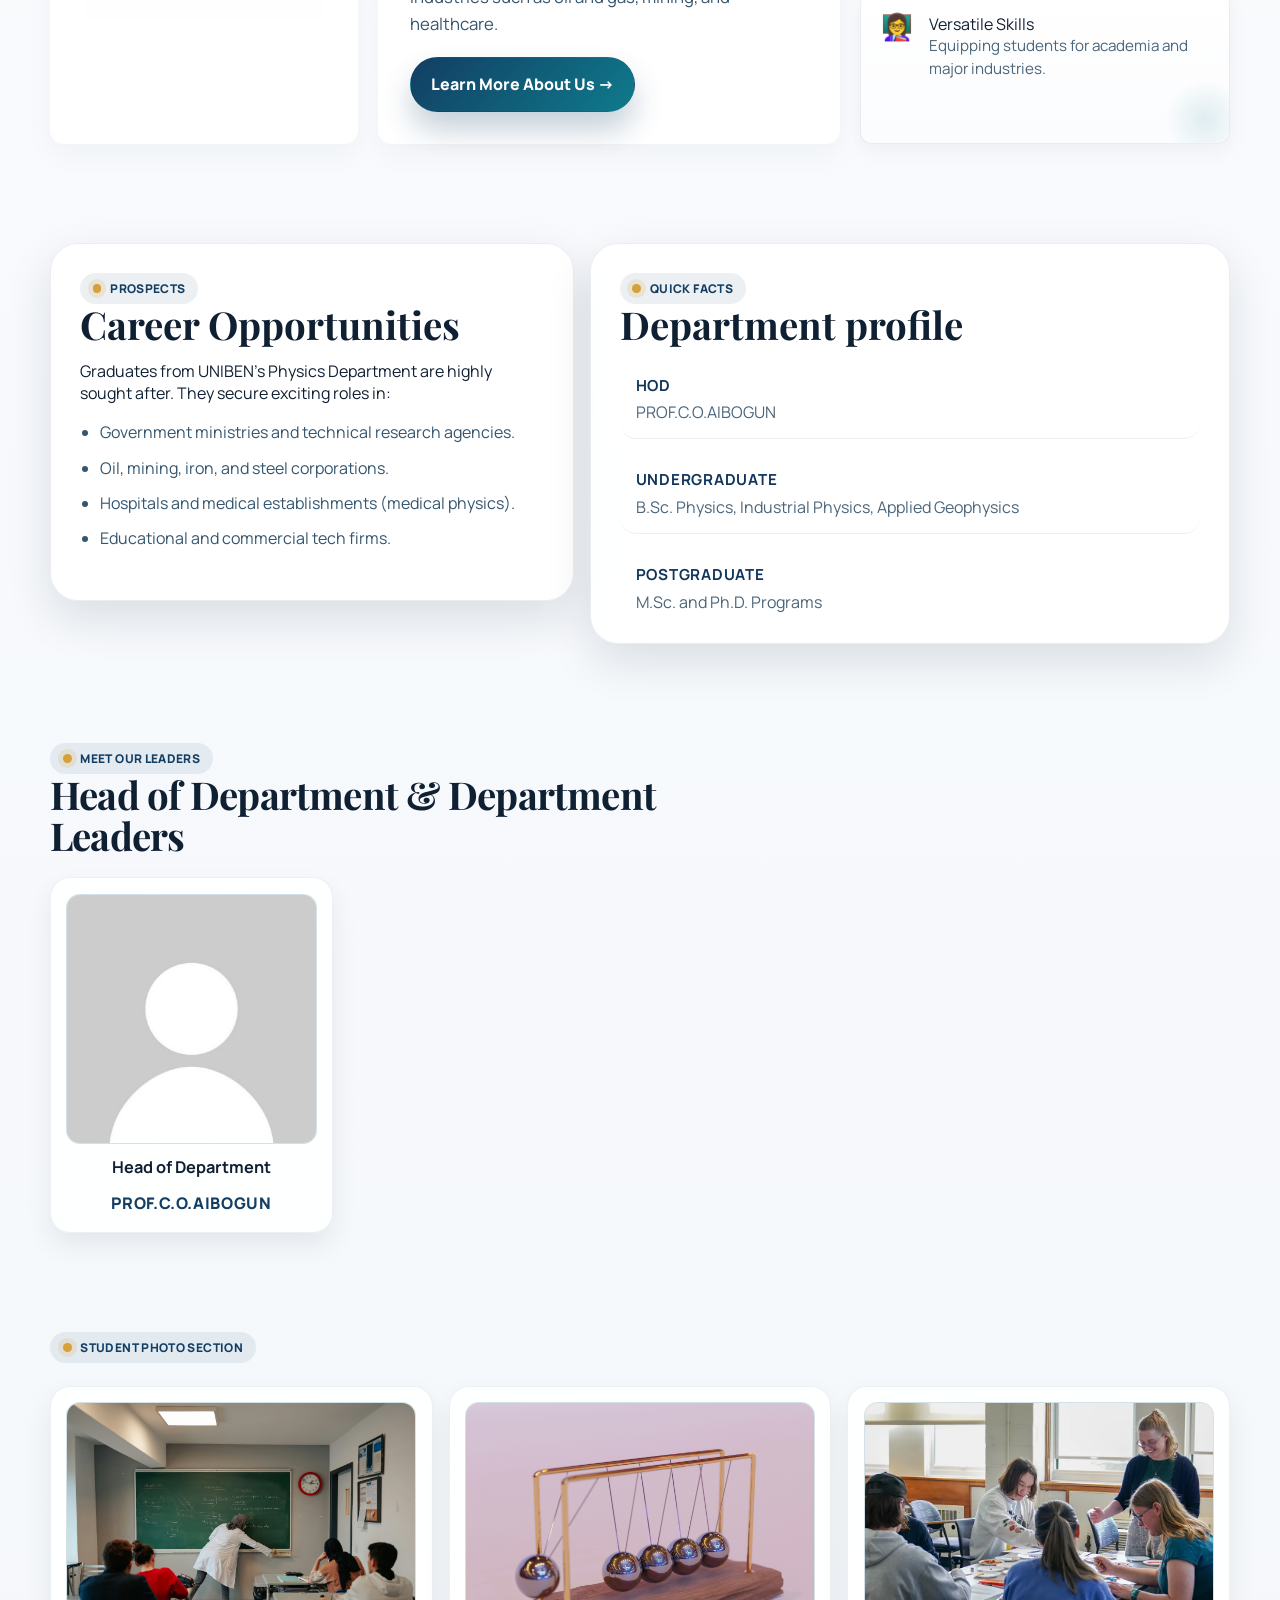
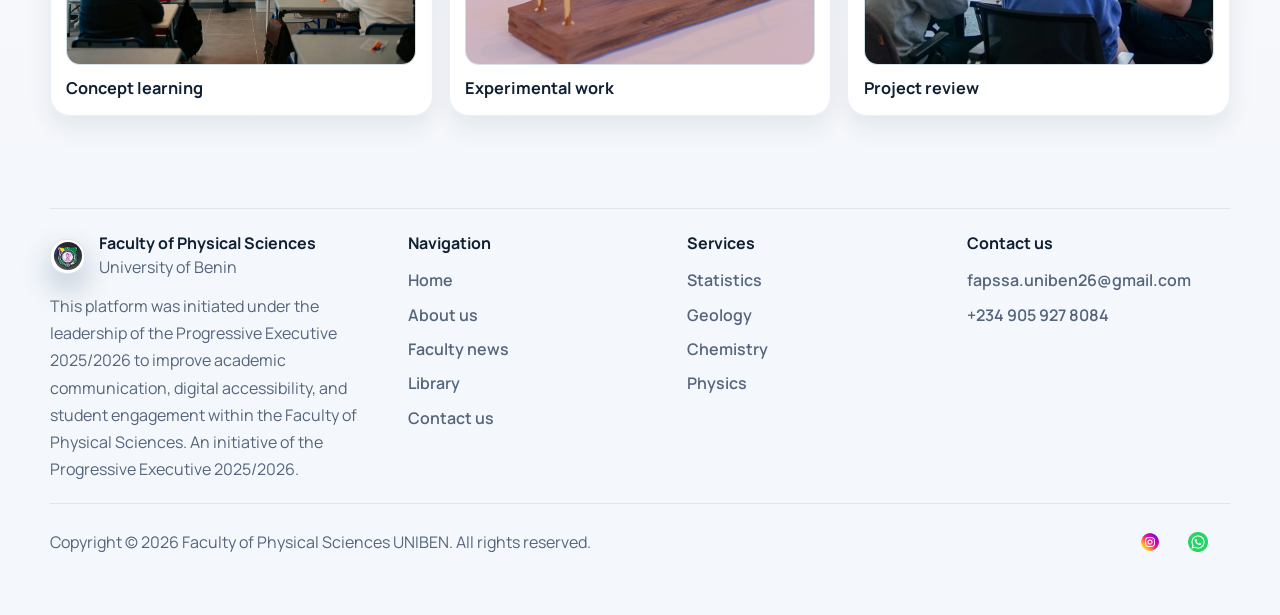
<file: school-portal/physics.html>
<!doctype html>
<html lang="en">
 <head>
    <meta charset="UTF-8" />
    <meta name="viewport" content="width=device-width, initial-scale=1.0" />

    <!-- SEO Metadata -->
    <title>Physics | UNIBEN Faculty of Physical Sciences</title>

    <meta
        name="description"
        content="Explore the Department of Physics at the University of Benin (UNIBEN). Discover academic programmes, physics research, lecturers, laboratory facilities and learning opportunities in theoretical and applied physics."
    />

    <meta name="robots" content="index, follow" />

    <!-- Canonical URL -->
    <link
        rel="canonical"
        href="https://fapssauniben.com.ng/physics"
    />

    <!-- Open Graph / Social Sharing -->
    <meta property="og:type" content="website" />
    <meta
        property="og:title"
        content="Physics | UNIBEN Faculty of Physical Sciences"
    />
    <meta
        property="og:description"
        content="Discover the Department of Physics at the University of Benin, including its academic programmes, research activities, laboratories and contributions to scientific advancement."
    />
    <meta
        property="og:url"
        content="https://fapssauniben.com.ng/physics"
    />
    <meta
        property="og:site_name"
        content="UNIBEN Faculty of Physical Sciences"
    />
    <meta property="og:locale" content="en_NG" />

    <!-- Twitter / X -->
    <meta name="twitter:card" content="summary" />
    <meta
        name="twitter:title"
        content="Physics | UNIBEN Faculty of Physical Sciences"
    />
    <meta
        name="twitter:description"
        content="Explore Physics at the University of Benin, Faculty of Physical Sciences."
    />

    <!-- Favicon -->
    <link
        rel="icon"
        type="image/png"
        href="/favicon.png"
        sizes="512x512"
    />

    <!-- Stylesheets -->
    <link rel="stylesheet" href="style.css" />
    <link rel="stylesheet" href="chemistry.css" />
</head>
  <body>
    <a class="skip-link" href="#main-content">Skip to content</a>
    <header class="site-header">
      <div class="container navbar">
        <a
          class="brand"
          href="index.html"
          aria-label="UNIBEN Faculty of Physical Sciences home"
        >
          <span class="brand-mark brand-logo"
            ><img src="images/logo.jpeg" alt="" aria-hidden="true"
          /></span>
          <span class="brand-text"
            ><strong>Faculty of Physical Sciences</strong
            ><span>University of Benin</span></span
          >
        </a>
        <button
          class="nav-toggle"
          type="button"
          aria-expanded="false"
          aria-controls="primary-nav"
          aria-label="Toggle navigation"
        >
          <span></span><span></span><span></span>
        </button>
        <nav id="primary-nav" class="nav-links" aria-label="Primary navigation">
          <a href="index.html">Home</a><a href="about.html">About</a>
          <details class="nav-dropdown">
            <summary>Departments</summary>
            <div
              class="nav-dropdown-menu"
              role="menu"
              aria-label="Faculty department links"
            >
              <a href="statistics.html">Statistics</a>
              <a href="geology.html">Geology</a>
              <a href="chemistry.html">Chemistry</a>
              <a href="physics.html">Physics</a>
              <a href="mathematics.html">Mathematics</a>
            </div>
          </details>
          <a href="faculty-news.html">Faculty News</a>
          <a href="library.html">Library</a>
          <a href="contact.html">Contact Us</a>
        </nav>
      </div>
    </header>

    <main id="main-content">
      <section class="department-hero section">
        <div class="container">
          <div class="department-hero-panel reveal">
            <div class="department-hero-grid">
              <div class="hero-copy">
                <span class="eyebrow">Physics Department</span>
                <h1>A core pillar of scientific education and research.</h1>
                <p>
                  Established in 1970, the Department of Physics is a core pillar 
                  of the Faculty of Physical Sciences, serving as a highly regarded 
                  hub for scientific education and cutting-edge research in Nigeria.
                </p>
                <div class="page-cta">
                  
                  <a class="btn btn-secondary" href="#programmes"
                    >Our Programmes</a
                  >
                </div>
              </div>
              <div class="hero-image">
                <img src="images/physics.png" alt="Physics department banner" />
              </div>
            </div>
          </div>
          <div class="stats-ticker reveal">
            <div class="ticker-item">
              <img
                src="icon/education.png"
                alt=""
                class="ticker-icon-img"
                aria-hidden="true"
              />
              <strong>4+</strong><span>Degree Programs</span>
            </div>
            <div class="ticker-item">
              <img
                src="icon/check.png"
                alt=""
                class="ticker-icon-img"
                aria-hidden="true"
              />
              <strong>25+</strong><span>Academic Staff</span>
            </div>
            <div class="ticker-item">
              <img
                src="icon/training.png"
                alt=""
                class="ticker-icon-img"
                aria-hidden="true"
              />
              <strong>1,500+</strong><span>Students</span>
            </div>
            <div class="ticker-item">
              <img
                src="icon/research.png"
                alt=""
                class="ticker-icon-img"
                aria-hidden="true"
              />
              <strong>1970</strong><span>Year Established</span>
            </div>
          </div>
        </div>
      </section>

      <section id="programmes" class="section programmes-section">
        <div class="container">
          <div class="section-intro reveal">
            <span class="eyebrow">Our Programmes</span>
            <h2>Explore Our Academic Degrees</h2>
          </div>
          <div class="programs-grid reveal delay-1">
            <article class="program-card">
              <img src="images/phy1.jfif" alt="Physics programme" />
              <div class="card-overlay">
                <h3>B.Sc. (Hons) Physics</h3>
                <p>Four-year full-time program covering core fundamental physics principles.</p>
                <a class="btn btn-tertiary" href="#">Learn More →</a>
              </div>
            </article>
            <article class="program-card">
              <img src="images/phy2.jpg" alt="Industrial Physics programme" />
              <div class="card-overlay">
                <h3>Industrial Physics</h3>
                <p>Available as a 4-year full-time or a 6-year part-time degree for working professionals.</p>
                <a class="btn btn-tertiary" href="#">Learn More →</a>
              </div>
            </article>
            <article class="program-card">
              <img src="images/phy3.jpg" alt="Applied Geophysics programme" />
              <div class="card-overlay">
                <h3>Applied Geophysics</h3>
                <p>Four-year full-time B.Sc. program focused on subsurface exploration and earth sciences.</p>
                <a class="btn btn-tertiary" href="#">Learn More →</a>
              </div>
            </article>
            <article class="program-card">
              <img
                src="images/phy4.jpg"
                alt="Postgraduate studies"
              />
              <div class="card-overlay">
                <h3>Postgraduate Studies</h3>
                <p>Advanced M.Sc. and Ph.D. degrees offered across several physics sub-disciplines.</p>
                <a class="btn btn-tertiary" href="#">Learn More →</a>
              </div>
            </article>
          </div>
        </div>
      </section>

      <section class="section department-about-section">
        <div class="container">
          <div class="about-grid reveal">
            <div class="logo-card">
              <img src="images/physics.jpeg" alt="Physics logo" />
            </div>
            <div class="about-copy">
              <span class="eyebrow">Department Overview</span>
              <h2>Excellence in Teaching and Research</h2>
              <p>
                The department is dedicated to imparting fundamental and applied 
                principles of physics to students. It produces versatile graduates 
                well-equipped for careers in academia, tech, and major industries 
                such as oil and gas, mining, and healthcare.
              </p>
              <a class="btn btn-primary" href="#">Learn More About Us →</a>
            </div>
            <aside class="about-features">
              <div class="feature-card">
                <div class="feature-icon">🔬</div>
                <div>
                  <div class="feature-title">Practical Training</div>
                  <p>Hands-on experiments and laboratory work.</p>
                </div>
              </div>
              <div class="feature-card">
                <div class="feature-icon">📈</div>
                <div>
                  <div class="feature-title">Research Driven</div>
                  <p>Advanced projects and scientific inquiry.</p>
                </div>
              </div>
              <div class="feature-card">
                <div class="feature-icon">👩‍🏫</div>
                <div>
                  <div class="feature-title">Versatile Skills</div>
                  <p>Equipping students for academia and major industries.</p>
                </div>
              </div>
            </aside>
          </div>
        </div>
      </section>

      <section class="section">
        <div class="container split">
          <article class="section-card reveal">
            <div class="card-heading">
              <span class="eyebrow">Prospects</span>
              <h2>Career Opportunities</h2>
            </div>
            <p>
              Graduates from UNIBEN's Physics Department are highly sought after. 
              They secure exciting roles in:
            </p>
            <ul>
              <li>Government ministries and technical research agencies.</li>
              <li>Oil, mining, iron, and steel corporations.</li>
              <li>Hospitals and medical establishments (medical physics).</li>
              <li>Educational and commercial tech firms.</li>
            </ul>
          </article>
          <aside class="section-card reveal delay-1">
            <div class="card-heading">
              <span class="eyebrow">Quick facts</span>
              <h2>Department profile</h2>
            </div>
            <div class="facts-list">
              <div><strong>HOD</strong><span>PROF.C.O.AIBOGUN</span></div>
              <div>
                <strong>Undergraduate</strong><span>B.Sc. Physics, Industrial Physics, Applied Geophysics</span>
              </div>
              <div>
                <strong>Postgraduate</strong><span>M.Sc. and Ph.D. Programs</span>
              </div>
            </div>
          </aside>
        </div>
      </section>

      <section class="section meet-leaders-section">
        <div class="container">
          <div class="section-intro reveal">
            <span class="eyebrow">Meet Our Leaders</span>
            <h2>Head of Department & Department Leaders</h2>
            </div>
          <div class="leaders-grid reveal delay-1">
            <article class="leader-card">
              <img src="images/profile.jpg" alt="Head of Department" />
              <h3>Head of Department</h3>
              <p class="leader-name">PROF.C.O.AIBOGUN </p>
            </article>
            </div>
          <!-- <div class="section-intro reveal">
            <span class="eyebrow">Lecturers</span>
            <h2>Teaching Staff</h2>
            </div>
          <div class="department-staff-grid reveal delay-1 lecturers-grid">
            <article class="staff-mini-card">
              <img src="images/photo8.svg" alt="Lecturer 1" /><strong
                >Dr. [Name]</strong
              ><span>Senior Lecturer</span>
            </article>
            <article class="staff-mini-card">
              <img src="images/photo9.svg" alt="Lecturer 2" /><strong
                >Mrs. [Name]</strong
              ><span>Lecturer</span>
            </article>
            <article class="staff-mini-card">
              <img src="images/photo10.svg" alt="Lecturer 3" /><strong
                >Dr. [Name]</strong
              ><span>Lecturer II</span>
            </article>
            <article class="staff-mini-card">
              <img src="images/photo1.svg" alt="Lecturer 4" /><strong
                >Mr. [Name]</strong
              ><span>Assistant Lecturer</span>
            </article>
          </div> -->
        </div>
      </section>

      <section class="section student-photo-section">
        <div class="container">
          <div class="section-intro reveal">
            <span class="eyebrow">Student Photo Section</span>
            </div>
          <div class="student-photo-grid reveal delay-1">
            <article class="student-photo-card">
              <img src="images/class4.jpg" alt="Physics lecture activity" />
              <h3>Concept learning</h3>
              </article>
            <article class="student-photo-card">
              <img src="images/phy3.jpg" alt="Physics experimental setup" />
              <h3>Experimental work</h3>
              </article>
            <article class="student-photo-card">
              <img
                src="images/class6.webp"
                alt="Physics student project review"
              />
              <h3>Project review</h3>
              </article>
          </div>
        </div>
      </section>
    </main>

    <footer class="footer">
      <div class="container footer-grid">
        <div class="footer-brand-block">
          <div class="footer-brand-line">
            <span class="brand-mark footer-mark brand-logo">
              <img src="images/logo.jpeg" alt="" aria-hidden="true" />
            </span>
            <div>
              <strong>Faculty of Physical Sciences</strong>
              <p>University of Benin</p>
            </div>
          </div>
          <p>
            This platform was initiated under the leadership of the Progressive Executive 2025/2026 to improve academic communication, digital accessibility, and student engagement within the Faculty of Physical Sciences. An initiative of the Progressive Executive 2025/2026.
          </p>
        </div>
        <div class="footer-column">
          <h3>Navigation</h3>
          <a href="index.html">Home</a>
          <a href="about.html">About us</a>
          <!-- <a href="departmental.html">Department</a> -->
          <a href="faculty-news.html">Faculty news</a>
          <a class="active" href="library.html">Library</a>
          <a href="contact.html">Contact us</a>
        </div>
        <div class="footer-column">
          <h3>Services</h3>
          <a href="statistics.html">Statistics</a>
          <a href="geology.html">Geology</a>
          <a href="chemistry.html">Chemistry</a>
          <a href="physics.html">Physics</a>
        </div>
        <div class="footer-column">
          <h3>Contact us</h3>
          <a href="mailto:Email:fapssa.uniben26@gmail.com">fapssa.uniben26@gmail.com</a>
          <a href="tel:+2349059278084">+234 905 927 8084</a>
        </div>
      </div>
      <div class="container footer-bottom">
        <p>
          Copyright © 2026 Faculty of Physical Sciences UNIBEN. All rights
          reserved.
        </p>
        <div class="footer-links footer-links-bottom">
          <div class="social-icons">
            <!-- <a
              href="https://x.com"
              aria-label="Follow on X"
              title="Follow on X"
              class="social-link"
            >
              <span class="visually-hidden">Follow on X</span>
              <img src="icons/social.png" alt="" aria-hidden="true" />
            </a> -->
            <a
              href="https://www.instagram.com/fapssa.uniben?igsh=YTcxcmVoaGE2a2Iy"
              aria-label="Follow on Instagram"
              title="Follow on Instagram"
              class="social-link"
            >
              <span class="visually-hidden">Follow on Instagram</span>
              <img src="icons/instagram.png" alt="" aria-hidden="true" />
            </a>
            <a
              href="https://whatsapp.com/channel/0029Vb6MhvH9mrGWA9GIQq42"
              aria-label="Follow on Whatsapp"
              title="Follow on Whatsapp"
              class="social-link"
            >
              <span class="visually-hidden">Follow on LinkedIn</span>
              <img src="icons/social.png" alt="" aria-hidden="true" />
            </a>
          </div>
        </div>
      </div>
    </footer>

    <script src="nav.js" defer></script>
  </body>
</html>
</file>
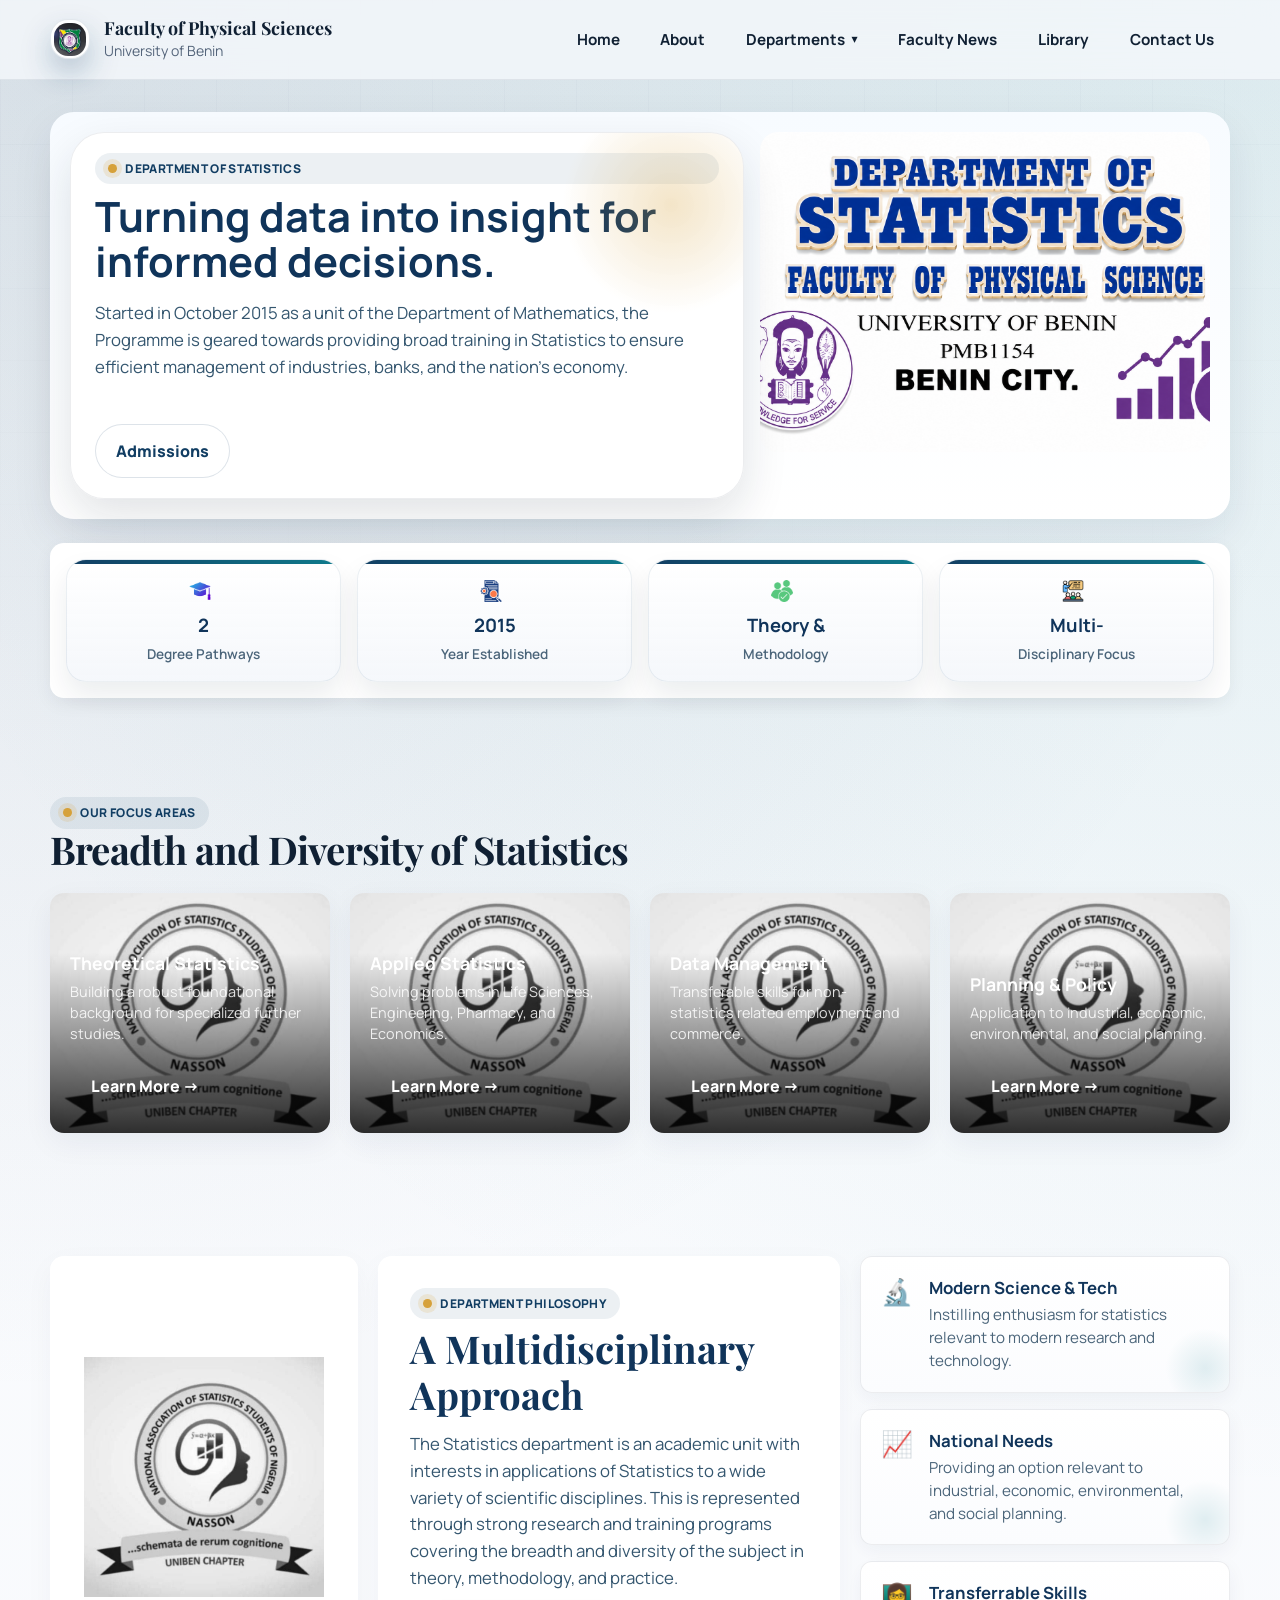
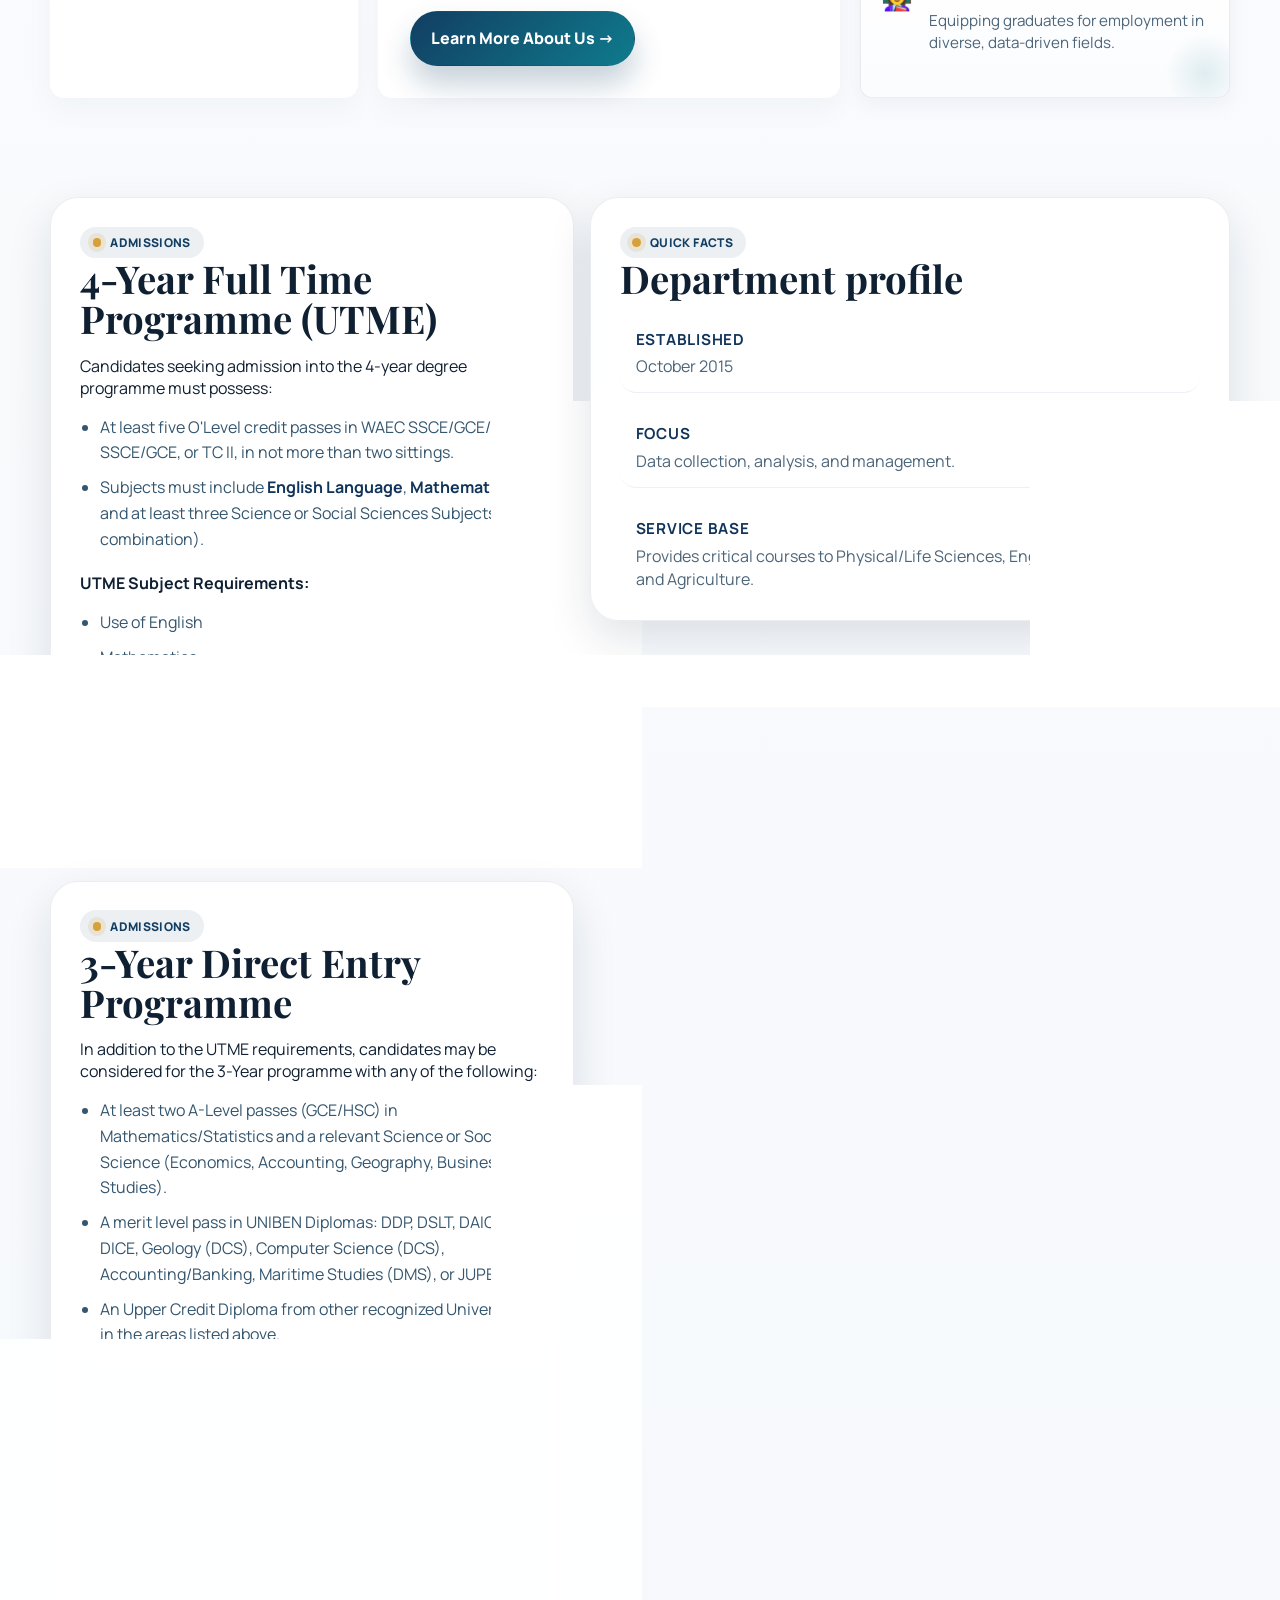
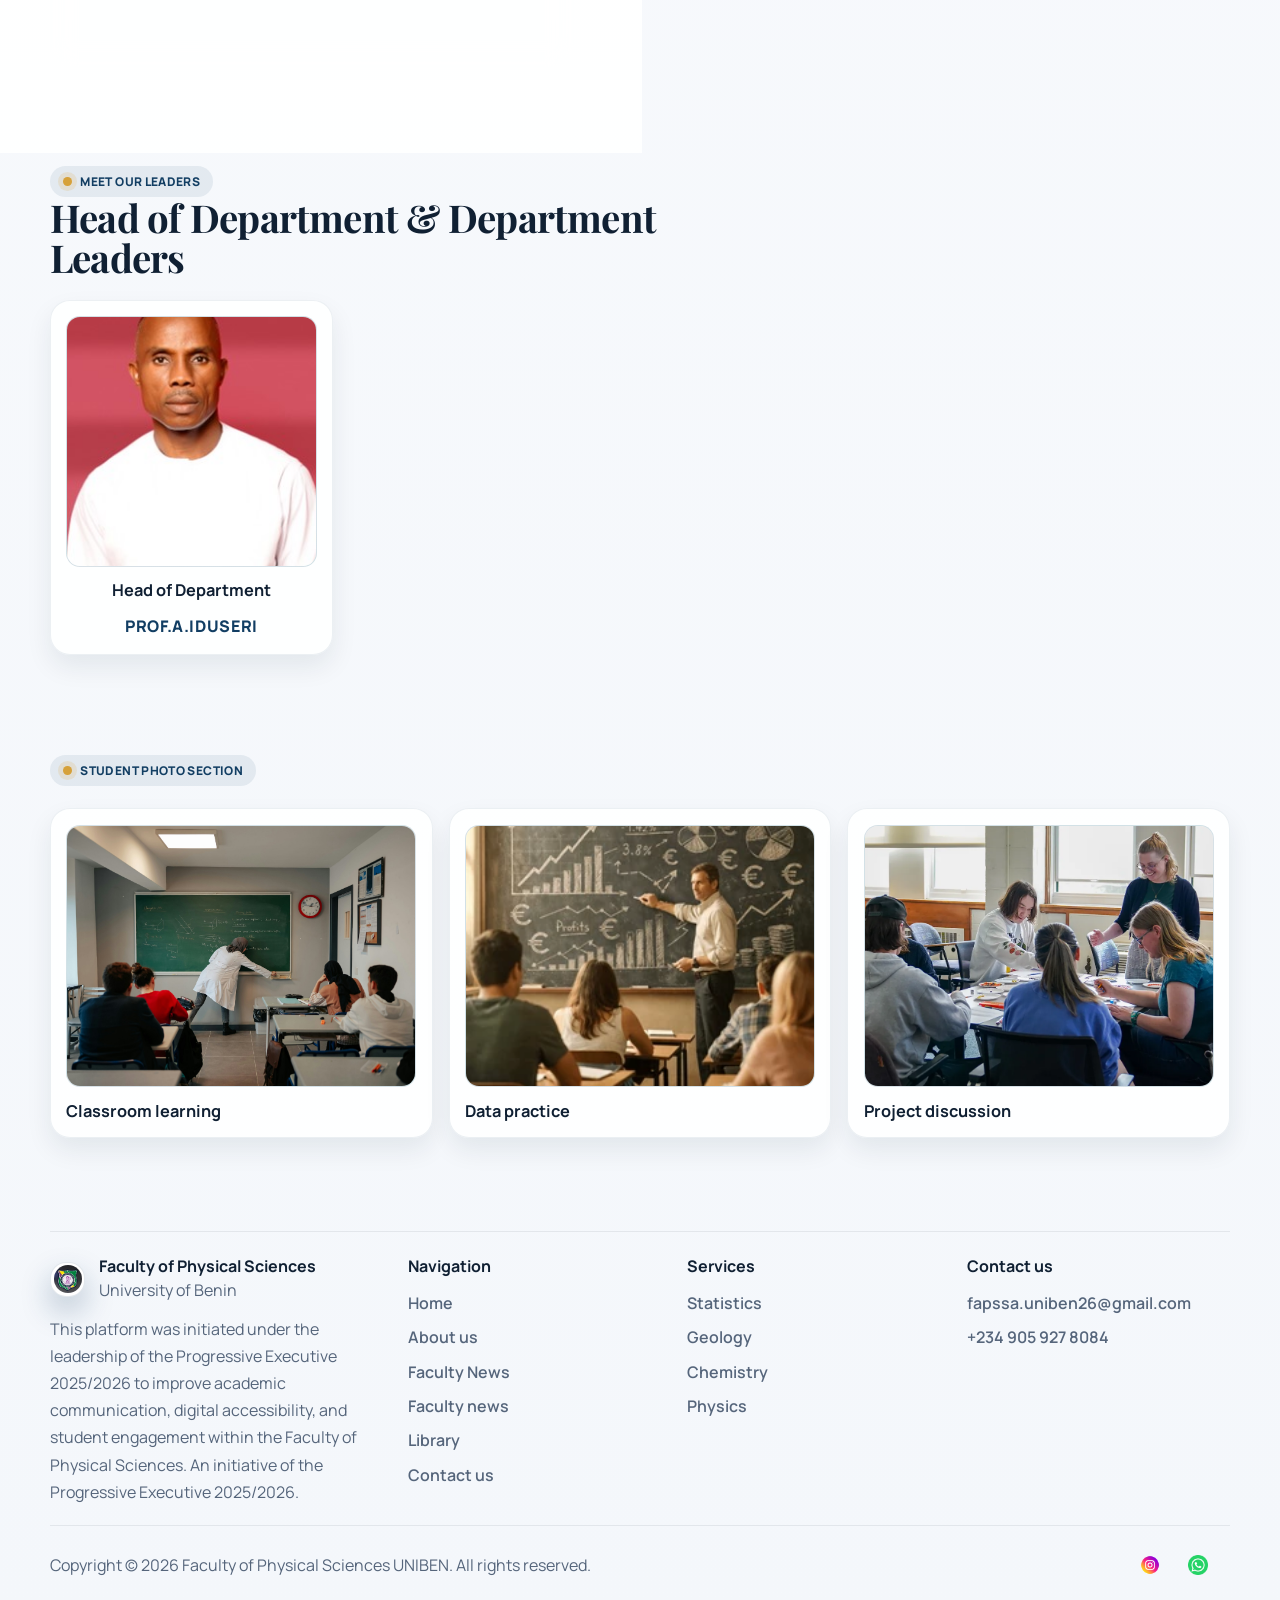
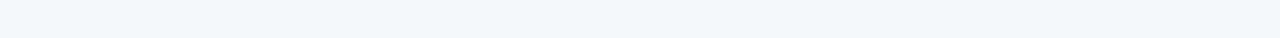
<file: school-portal/statistics.html>
<!doctype html>
<html lang="en">
<head>
    <meta charset="UTF-8" />
    <meta name="viewport" content="width=device-width, initial-scale=1.0" />

    <!-- SEO Metadata -->
    <title>Statistics | UNIBEN Faculty of Physical Sciences</title>

    <meta
        name="description"
        content="Explore the Department of Statistics at the University of Benin (UNIBEN). Discover academic programmes, statistical research, data analysis, lecturers and learning opportunities in statistical sciences."
    />

    <meta name="robots" content="index, follow" />

    <!-- Canonical URL -->
    <link
        rel="canonical"
        href="https://fapssauniben.com.ng/statistics"
    />

    <!-- Open Graph / Social Sharing -->
    <meta property="og:type" content="website" />
    <meta
        property="og:title"
        content="Statistics | UNIBEN Faculty of Physical Sciences"
    />
    <meta
        property="og:description"
        content="Discover the Department of Statistics at the University of Benin, including its academic programmes, statistical research and contributions to data analysis and scientific knowledge."
    />
    <meta
        property="og:url"
        content="https://fapssauniben.com.ng/statistics"
    />
    <meta
        property="og:site_name"
        content="UNIBEN Faculty of Physical Sciences"
    />
    <meta property="og:locale" content="en_NG" />

    <!-- Twitter / X -->
    <meta name="twitter:card" content="summary" />
    <meta
        name="twitter:title"
        content="Statistics | UNIBEN Faculty of Physical Sciences"
    />
    <meta
        name="twitter:description"
        content="Explore Statistics at the University of Benin, Faculty of Physical Sciences."
    />

    <!-- Favicon -->
    <link
        rel="icon"
        type="image/png"
        href="/favicon.png"
        sizes="512x512"
    />

    <!-- Stylesheets -->
    <link rel="stylesheet" href="style.css" />
    <link rel="stylesheet" href="chemistry.css" />
</head>
  <body>
    <a class="skip-link" href="#main-content">Skip to content</a>
    <header class="site-header">
      <div class="container navbar">
        <a
          class="brand"
          href="index.html"
          aria-label="UNIBEN Faculty of Physical Sciences home"
        >
          <span class="brand-mark brand-logo"
            ><img src="images/logo.jpeg" alt="" aria-hidden="true"
          /></span>
          <span class="brand-text"
            ><strong>Faculty of Physical Sciences</strong
            ><span>University of Benin</span></span
          >
        </a>
        <button
          class="nav-toggle"
          type="button"
          aria-expanded="false"
          aria-controls="primary-nav"
          aria-label="Toggle navigation"
        >
          <span></span><span></span><span></span>
        </button>
        <nav id="primary-nav" class="nav-links" aria-label="Primary navigation">
          <a href="index.html">Home</a><a href="about.html">About</a>
          <details class="nav-dropdown">
            <summary>Departments</summary>
            <div
              class="nav-dropdown-menu"
              role="menu"
              aria-label="Faculty department links"
            >
              <a href="statistics.html">Statistics</a>
              <a href="geology.html">Geology</a>
              <a href="chemistry.html">Chemistry</a>
              <a href="physics.html">Physics</a>
              <a href="mathematics.html">Mathematics</a>
            </div>
          </details>
          <a href="faculty-news.html">Faculty News</a>
          <a href="library.html">Library</a>
          <a href="contact.html">Contact Us</a>
        </nav>
      </div>
    </header>

    <main id="main-content">
      <section class="department-hero section">
        <div class="container">
          <div class="department-hero-panel reveal">
            <div class="department-hero-grid">
              <div class="hero-copy">
                <span class="eyebrow">Department of Statistics</span>
                <h1>Turning data into insight for informed decisions.</h1>
                <p>
                  Started in October 2015 as a unit of the Department of Mathematics, 
                  the Programme is geared towards providing broad training in Statistics 
                  to ensure efficient management of industries, banks, and the nation's economy.
                </p>
                <div class="page-cta">
                  
                  <a class="btn btn-secondary" href="#admissions"
                    >Admissions</a
                  >
                </div>
              </div>
              <div class="hero-image">
                <img
                  src="images/statistics.png"
                  alt="Statistics department banner"
                />
              </div>
            </div>
          </div>
          <div class="stats-ticker reveal">
            <div class="ticker-item">
              <img
                src="icon/education.png"
                alt=""
                class="ticker-icon-img"
                aria-hidden="true"
              />
              <strong>2</strong><span>Degree Pathways</span>
            </div>
            <div class="ticker-item">
              <img
                src="icon/research.png"
                alt=""
                class="ticker-icon-img"
                aria-hidden="true"
              />
              <strong>2015</strong><span>Year Established</span>
            </div>
            <div class="ticker-item">
              <img
                src="icon/check.png"
                alt=""
                class="ticker-icon-img"
                aria-hidden="true"
              />
              <strong>Theory &amp;</strong><span>Methodology</span>
            </div>
            <div class="ticker-item">
              <img
                src="icon/training.png"
                alt=""
                class="ticker-icon-img"
                aria-hidden="true"
              />
              <strong>Multi-</strong><span>Disciplinary Focus</span>
            </div>
          </div>
        </div>
      </section>

      <section class="section programmes-section">
        <div class="container">
          <div class="section-intro reveal">
            <span class="eyebrow">Our Focus Areas</span>
            <h2>Breadth and Diversity of Statistics</h2>
          </div>
          <div class="programs-grid reveal delay-1">
            <article class="program-card">
              <img src="images/stat.jpeg" alt="Statistics theory programme" />
              <div class="card-overlay">
                <h3>Theoretical Statistics</h3>
                <p>Building a robust foundational background for specialized further studies.</p>
                <a class="btn btn-tertiary" href="#">Learn More →</a>
              </div>
            </article>
            <article class="program-card">
              <img src="images/stat.jpeg" alt="Applied Statistics programme" />
              <div class="card-overlay">
                <h3>Applied Statistics</h3>
                <p>Solving problems in Life Sciences, Engineering, Pharmacy, and Economics.</p>
                <a class="btn btn-tertiary" href="#">Learn More →</a>
              </div>
            </article>
            <article class="program-card">
              <img src="images/stat.jpeg" alt="Data Management programme" />
              <div class="card-overlay">
                <h3>Data Management</h3>
                <p>Transferable skills for non-statistics related employment and commerce.</p>
                <a class="btn btn-tertiary" href="#">Learn More →</a>
              </div>
            </article>
            <article class="program-card">
              <img
                src="images/stat.jpeg"
                alt="Social Planning programme"
              />
              <div class="card-overlay">
                <h3>Planning & Policy</h3>
                <p>Application to industrial, economic, environmental, and social planning.</p>
                <a class="btn btn-tertiary" href="#">Learn More →</a>
              </div>
            </article>
          </div>
        </div>
      </section>

      <section class="section department-about-section">
        <div class="container">
          <div class="about-grid reveal">
            <div class="logo-card">
              <img src="images/stat.jpeg" alt="Statistics logo" />
            </div>
            <div class="about-copy">
              <span class="eyebrow">Department Philosophy</span>
              <h2>A Multidisciplinary Approach</h2>
              <p>
                The Statistics department is an academic unit with interests in applications 
                of Statistics to a wide variety of scientific disciplines. This is represented 
                through strong research and training programs covering the breadth and diversity 
                of the subject in theory, methodology, and practice.
              </p>
              <a class="btn btn-primary" href="#">Learn More About Us →</a>
            </div>
            <aside class="about-features">
              <div class="feature-card">
                <div class="feature-icon">🔬</div>
                <div>
                  <h4>Modern Science & Tech</h4>
                  <p>Instilling enthusiasm for statistics relevant to modern research and technology.</p>
                </div>
              </div>
              <div class="feature-card">
                <div class="feature-icon">📈</div>
                <div>
                  <h4>National Needs</h4>
                  <p>Providing an option relevant to industrial, economic, environmental, and social planning.</p>
                </div>
              </div>
              <div class="feature-card">
                <div class="feature-icon">👩‍🏫</div>
                <div>
                  <h4>Transferrable Skills</h4>
                  <p>Equipping graduates for employment in diverse, data-driven fields.</p>
                </div>
              </div>
            </aside>
          </div>
        </div>
      </section>

      <section id="admissions" class="section">
        <div class="container split">
          <article class="section-card reveal">
            <div class="card-heading">
              <span class="eyebrow">Admissions</span>
              <h2>4-Year Full Time Programme (UTME)</h2>
            </div>
            <p>
              Candidates seeking admission into the 4-year degree programme must possess:
            </p>
            <ul>
              <li>At least five O'Level credit passes in WAEC SSCE/GCE/NECO SSCE/GCE, or TC II, in not more than two sittings.</li>
              <li>Subjects must include <strong>English Language</strong>, <strong>Mathematics</strong>, and at least three Science or Social Sciences Subjects (or a combination).</li>
            </ul>
            <p><strong>UTME Subject Requirements:</strong></p>
            <ul>
              <li>Use of English</li>
              <li>Mathematics</li>
              <li>Any two science or social science subjects (or a combination).</li>
            </ul>
          </article>
          <aside class="section-card reveal delay-1">
            <div class="card-heading">
              <span class="eyebrow">Quick facts</span>
              <h2>Department profile</h2>
            </div>
            <div class="facts-list">
              <div><strong>Established</strong><span>October 2015</span></div>
              <div>
                <strong>Focus</strong><span>Data collection, analysis, and management.</span>
              </div>
              <div>
                <strong>Service Base</strong><span>Provides critical courses to Physical/Life Sciences, Engineering, Medicine, and Agriculture.</span>
              </div>
            </div>
          </aside>
        </div>
      </section>

      <section class="section">
        <div class="container split">
          <article class="section-card reveal">
            <div class="card-heading">
              <span class="eyebrow">Admissions</span>
              <h2>3-Year Direct Entry Programme</h2>
            </div>
            <p>
              In addition to the UTME requirements, candidates may be considered for the 3-Year programme with any of the following:
            </p>
            <ul>
              <li>At least two A-Level passes (GCE/HSC) in Mathematics/Statistics and a relevant Science or Social Science (Economics, Accounting, Geography, Business Studies).</li>
              <li>A merit level pass in UNIBEN Diplomas: DDP, DSLT, DAIC, DME, DICE, Geology (DCS), Computer Science (DCS), Accounting/Banking, Maritime Studies (DMS), or JUPEB.</li>
              <li>An Upper Credit Diploma from other recognized Universities in the areas listed above.</li>
              <li>OND (Upper Credit) in Mathematics/Statistics, Computer Science, or SLT.</li>
              <li>HND (Lower Credit) in Mathematics, Statistics, Computer Science, or SLT.</li>
              <li>NCE (Credit level) in Mathematics and Statistics/Economics/Computer Science, with an overall Credit level pass.</li>
              <li>A B.Sc. degree in Sciences or Social Sciences with at least 3rd Class Honours.</li>
            </ul>
          </article>
        </div>
      </section>

      <section class="section meet-leaders-section">
        <div class="container">
          <div class="section-intro reveal">
            <span class="eyebrow">Meet Our Leaders</span>
            <h2>Head of Department & Department Leaders</h2>
            </div>
          <div class="leaders-grid reveal delay-1">
            <article class="leader-card">
              <img src="images/statistics HOD.jpeg" alt="Head of Department" />
              <h3>Head of Department</h3>
              <p class="leader-name">PROF.A.IDUSERI</p>
            </article>
            </div>
          <!-- <div class="section-intro reveal">
            <span class="eyebrow">Lecturers</span>
            <h2>Teaching Staff</h2>
            </div>
          <div class="department-staff-grid reveal delay-1 lecturers-grid">
            <article class="staff-mini-card">
              <img src="images/photo4.svg" alt="Lecturer 1" /><strong
                >Dr. [Name]</strong
              ><span>Senior Lecturer</span>
            </article>
            <article class="staff-mini-card">
              <img src="images/photo5.svg" alt="Lecturer 2" /><strong
                >Prof. [Name]</strong
              ><span>Lecturer</span>
            </article>
            <article class="staff-mini-card">
              <img src="images/photo6.svg" alt="Lecturer 3" /><strong
                >Mrs. [Name]</strong
              ><span>Lecturer II</span>
            </article>
            <article class="staff-mini-card">
              <img src="images/photo2.svg" alt="Lecturer 4" /><strong
                >Mr. [Name]</strong
              ><span>Assistant Lecturer</span>
            </article>
          </div> -->
        </div>
      </section>

      <section class="section student-photo-section">
        <div class="container">
          <div class="section-intro reveal">
            <span class="eyebrow">Student Photo Section</span>
            </div>
          <div class="student-photo-grid reveal delay-1">
            <article class="student-photo-card">
              <img src="images/class4.jpg" alt="Statistics students in class" />
              <h3>Classroom learning</h3>
              </article>
            <article class="student-photo-card">
              <img src="images/class5.webp" alt="Students working with data" />
              <h3>Data practice</h3>
              </article>
            <article class="student-photo-card">
              <img src="images/class6.webp" alt="Student project discussion" />
              <h3>Project discussion</h3>
              </article>
          </div>
        </div>
      </section>
    </main>

    <footer class="footer">
      <div class="container footer-grid">
        <div class="footer-brand-block">
          <div class="footer-brand-line">
            <span class="brand-mark footer-mark brand-logo">
              <img src="images/logo.jpeg" alt="" aria-hidden="true" />
            </span>
            <div>
              <strong>Faculty of Physical Sciences</strong>
              <p>University of Benin</p>
            </div>
          </div>
          <p>
            This platform was initiated under the leadership of the Progressive Executive 2025/2026 to improve academic communication, digital accessibility, and student engagement within the Faculty of Physical Sciences. An initiative of the Progressive Executive 2025/2026.
          </p>
        </div>
        <div class="footer-column">
          <h3>Navigation</h3>
          <a href="index.html">Home</a>
          <a href="about.html">About us</a>
          <a href="faculty-news.html">Faculty News</a>
          <!-- <a href="departmental.html">Department</a> -->
          <a href="faculty-news.html">Faculty news</a>
          <a class="active" href="library.html">Library</a>
          <a href="contact.html">Contact us</a>
        </div>
        <div class="footer-column">
          <h3>Services</h3>
          <a href="statistics.html">Statistics</a>
          <a href="geology.html">Geology</a>
          <a href="chemistry.html">Chemistry</a>
          <a href="physics.html">Physics</a>
        </div>
        <div class="footer-column">
          <h3>Contact us</h3>
          <a href="mailto:Email:fapssa.uniben26@gmail.com">fapssa.uniben26@gmail.com</a>
          <a href="tel:+2349059278084">+234 905 927 8084</a>
        </div>
      </div>
      <div class="container footer-bottom">
        <p>
          Copyright © 2026 Faculty of Physical Sciences UNIBEN. All rights
          reserved.
        </p>
        <div class="footer-links footer-links-bottom">
          <div class="social-icons">
            <!-- <a
              href="https://x.com"
              aria-label="Follow on X"
              title="Follow on X"
              class="social-link"
            >
              <span class="visually-hidden">Follow on X</span>
              <img src="icons/social.png" alt="" aria-hidden="true" />
            </a> -->
            <a
              href="https://www.instagram.com/fapssa.uniben?igsh=YTcxcmVoaGE2a2Iy"
              aria-label="Follow on Instagram"
              title="Follow on Instagram"
              class="social-link"
            >
              <span class="visually-hidden">Follow on Instagram</span>
              <img src="icons/instagram.png" alt="" aria-hidden="true" />
            </a>
            <a
              href="https://whatsapp.com/channel/0029Vb6MhvH9mrGWA9GIQq42"
              aria-label="Follow on Whatsapp"
              title="Follow on Whatsapp"
              class="social-link"
            >
              <span class="visually-hidden">Follow on LinkedIn</span>
              <img src="icons/social.png" alt="" aria-hidden="true" />
            </a>
          </div>
        </div>
      </div>
    </footer>

    <script src="nav.js" defer></script>
  </body>
</html>
</file>
<file: school-portal/index.css>
@import url("style.css");
</file>
<file: school-portal/about.css>
@import url("style.css");
</file>
<file: school-portal/style.css>
@import url("https://fonts.googleapis.com/css2?family=Manrope:wght@400;500;600;700;800&family=Playfair+Display:wght@600;700;800&display=swap");

:root {
  --bg: #f4f7fb;
  --bg-alt: #e9eef6;
  --surface: rgba(255, 255, 255, 0.9);
  --surface-strong: #ffffff;
  --text: #102033;
  --muted: #55657b;
  --brand: #123e63;
  --brand-2: #0f7b8c;
  --navy: #123e63;
  --blue: #0f7b8c;
  --navy-mid: #0d5a6a;
  --accent: #d6a13a;
  --line: rgba(16, 32, 51, 0.1);
  --shadow: 0 18px 45px rgba(16, 32, 51, 0.12);
  --radius-lg: 28px;
  --radius-md: 18px;
  --radius-sm: 12px;
}

* {
  box-sizing: border-box;
}

html {
  scroll-behavior: smooth;
}

body {
  margin: 0;
  font-family:
    "Manrope",
    system-ui,
    -apple-system,
    BlinkMacSystemFont,
    "Segoe UI",
    sans-serif;
  color: var(--text);
  background:
    radial-gradient(
      circle at top left,
      rgba(18, 62, 99, 0.14),
      transparent 28%
    ),
    radial-gradient(
      circle at top right,
      rgba(15, 123, 140, 0.12),
      transparent 30%
    ),
    linear-gradient(180deg, #fbfcfe 0%, var(--bg) 100%);
}

body::before {
  content: "";
  position: fixed;
  inset: 0;
  pointer-events: none;
  background-image:
    linear-gradient(rgba(16, 32, 51, 0.04) 1px, transparent 1px),
    linear-gradient(90deg, rgba(16, 32, 51, 0.04) 1px, transparent 1px);
  background-size: 72px 72px;
  -webkit-mask-image: linear-gradient(
    180deg,
    rgba(0, 0, 0, 0.45),
    transparent 80%
  );
  mask-image: linear-gradient(180deg, rgba(0, 0, 0, 0.45), transparent 80%);
}

a {
  color: inherit;
  text-decoration: none;
}

img {
  max-width: 100%;
  display: block;
}

.container {
  width: min(1180px, calc(100% - 2rem));
  margin: 0 auto;
}

.skip-link {
  position: absolute;
  left: -999px;
  top: 1rem;
  background: var(--brand);
  color: #fff;
  padding: 0.75rem 1rem;
  border-radius: 999px;
  z-index: 1000;
}

.skip-link:focus {
  left: 1rem;
}

.site-header {
  position: sticky;
  top: 0;
  z-index: 50;
  -webkit-backdrop-filter: blur(18px);
  backdrop-filter: blur(18px);
  background: rgba(244, 247, 251, 0.84);
  border-bottom: 1px solid rgba(16, 32, 51, 0.08);
}

.navbar {
  display: flex;
  align-items: center;
  justify-content: space-between;
  gap: 1.2rem;
  padding: 1rem 0;
}

.brand {
  display: flex;
  align-items: center;
  gap: 0.85rem;
  min-width: max-content;
}

.brand-mark {
  width: 2.5rem;
  aspect-ratio: 1;
  border-radius: 18px;
  display: grid;
  place-items: center;
  color: #fff;
  background: linear-gradient(135deg, var(--brand) 0%, var(--brand-2) 100%);
  box-shadow: 0 14px 30px rgba(18, 62, 99, 0.28);
  font-weight: 800;
  letter-spacing: 0.02em;
}

.brand-logo {
  padding: 0.16rem;
  background: var(--surface-strong);
  border: 1px solid rgba(18, 62, 99, 0.12);
}

.brand-logo img {
  width: 100%;
  height: 100%;
  object-fit: contain;
  border-radius: 14px;
}

.brand-text strong {
  display: block;
  font-family: "Playfair Display", Georgia, serif;
  font-size: 1.12rem;
  line-height: 1;
}

.brand-text span {
  display: block;
  color: var(--muted);
  font-size: 0.88rem;
  margin-top: 0.25rem;
}

.nav-links {
  display: flex;
  align-items: center;
  gap: 0.55rem;
  flex-wrap: wrap;
  justify-content: flex-end;
}

.nav-toggle {
  display: none;
  width: 2.7rem;
  height: 2.7rem;
  border-radius: 12px;
  border: 1px solid rgba(18, 62, 99, 0.18);
  background: rgba(255, 255, 255, 0.9);
  align-items: center;
  justify-content: center;
  flex-direction: column;
  gap: 0.26rem;
  cursor: pointer;
  transition: background-color 0.2s ease;
}

.nav-toggle:focus-visible {
  outline: 3px solid rgba(15, 123, 140, 0.55);
  outline-offset: 2px;
}

.nav-toggle span {
  width: 1.2rem;
  height: 2px;
  border-radius: 999px;
  background: var(--brand);
  transform-origin: center;
  transition:
    transform 0.22s ease,
    opacity 0.18s ease;
}

.site-header.nav-open .nav-toggle {
  background: rgba(18, 62, 99, 0.08);
}

.site-header.nav-open .nav-toggle span:nth-child(1) {
  transform: translateY(6px) rotate(45deg);
}

.site-header.nav-open .nav-toggle span:nth-child(2) {
  opacity: 0;
}

.site-header.nav-open .nav-toggle span:nth-child(3) {
  transform: translateY(-6px) rotate(-45deg);
}

.nav-links > a,
.nav-dropdown > summary,
.nav-dropdown > .nav-trigger {
  padding: 0.8rem 1rem;
  border-radius: 999px;
  color: var(--text);
  font-weight: 700;
  font-size: 0.95rem;
  transition:
    background-color 0.2s ease,
    transform 0.2s ease,
    color 0.2s ease;
}

.nav-links > a:hover,
.nav-links > a:focus-visible,
.nav-dropdown > summary:hover,
.nav-dropdown > summary:focus-visible {
  background: rgba(18, 62, 99, 0.08);
  transform: translateY(-1px);
  outline: none;
}

.nav-links > a.active {
  background: var(--brand);
  color: #fff;
  box-shadow: 0 10px 25px rgba(18, 62, 99, 0.22);
}

.nav-dropdown {
  position: relative;
}

.nav-dropdown > summary {
  display: inline-flex;
  align-items: center;
  gap: 0.4rem;
  list-style: none;
  cursor: pointer;
}

.nav-dropdown > summary::after {
  content: "▾";
  font-size: 0.8em;
  line-height: 1;
  transition: transform 0.2s ease;
}

.nav-dropdown[open] > summary::after {
  transform: rotate(180deg);
}

.nav-dropdown > summary::-webkit-details-marker {
  display: none;
}

.nav-dropdown-menu {
  position: absolute;
  top: calc(100% + 0.7rem);
  right: 0;
  min-width: 16rem;
  padding: 0.55rem;
  border-radius: 22px;
  background: rgba(255, 255, 255, 0.98);
  border: 1px solid var(--line);
  box-shadow: var(--shadow);
  display: grid;
  gap: 0.3rem;
}

.nav-dropdown:not([open]) .nav-dropdown-menu {
  display: none;
}

.nav-dropdown-menu a {
  display: block;
  padding: 0.9rem 1rem;
  border-radius: 16px;
  color: var(--text);
  font-weight: 600;
  transition:
    background-color 0.2s ease,
    transform 0.2s ease;
}

.nav-dropdown-menu a:hover,
.nav-dropdown-menu a:focus-visible {
  background: rgba(15, 123, 140, 0.1);
  transform: translateX(2px);
  outline: none;
}

.hero {
  padding: 0;
}

.hero.hero-slider {
  min-height: 0;
  padding: 0.75rem 0 0;
}

.hero.hero-slider .container {
  width: 100%;
  max-width: none;
  margin: 0;
}

.hero-grid {
  display: grid;
  grid-template-columns: 1fr;
  gap: 1.5rem;
  align-items: stretch;
  min-height: 0;
  padding: 0;
}

/* Slider styles */
.slider-wrap {
  position: relative;
  overflow: hidden;
  border-radius: calc(var(--radius-lg) + 6px);
  height: clamp(300px, 55vh, 500px);
}

.slider {
  position: relative;
  width: 100%;
  height: 100%;
}

.slide {
  position: absolute;
  inset: 0;
  opacity: 0;
  transform: scale(1.02);
  transition:
    opacity 600ms ease,
    transform 700ms ease;
}

.slide.active {
  opacity: 1;
  transform: scale(1);
}

.slide img {
  width: 100%;
  height: 100%;
  object-fit: cover;
  display: block;
}

.slide-caption {
  position: absolute;
  left: 1.25rem;
  top: 1.25rem;
  bottom: auto;
  color: #fff;
  text-shadow: 0 6px 18px rgba(0, 0, 0, 0.45);
}

.slide-caption h2 {
  margin: 0.4rem 0 0;
  font-size: clamp(1.2rem, 2.4vw, 1.8rem);
}

.slider-prev,
.slider-next {
  position: absolute;
  top: 50%;
  transform: translateY(-50%);
  background: rgba(255, 255, 255, 0.9);
  border: none;
  color: var(--brand);
  font-size: 1.6rem;
  width: 2.6rem;
  height: 2.6rem;
  border-radius: 999px;
  display: grid;
  place-items: center;
  cursor: pointer;
  box-shadow: 0 6px 20px rgba(16, 32, 51, 0.12);
}

.slider-prev {
  left: 0.8rem;
}
.slider-next {
  right: 0.8rem;
}

.slider-dots {
  position: absolute;
  left: 50%;
  transform: translateX(-50%);
  bottom: 0.85rem;
  display: flex;
  gap: 0.5rem;
}

.slider-dots .dot {
  width: 0.7rem;
  height: 0.7rem;
  background: rgba(255, 255, 255, 0.7);
  border-radius: 50%;
  border: none;
  cursor: pointer;
  padding: 0;
}

.slider-dots .dot.active {
  background: var(--accent);
  transform: scale(1.15);
}

.hero-cta-float {
  position: absolute;
  left: 50%;
  bottom: 2rem;
  transform: translateX(-50%);
  z-index: 6;
  display: flex;
  gap: 0.75rem;
  flex-wrap: wrap;
  justify-content: center;
  width: min(100%, 46rem);
  max-width: calc(100% - 2rem);
}

.hero-cta-float .btn {
  box-shadow: 0 16px 28px rgba(16, 32, 51, 0.22);
}

.hero-mini-grid {
  display: grid;
  gap: 1rem;
}

.hero-copy,
.hero-panel,
.section-card,
.feature-card,
.contact-card,
.form-card,
.info-card,
.stat-card {
  background: var(--surface);
  border: 1px solid rgba(16, 32, 51, 0.08);
  box-shadow: var(--shadow);
  -webkit-backdrop-filter: blur(12px);
  backdrop-filter: blur(12px);
}

.hero-copy {
  border-radius: calc(var(--radius-lg) + 6px);
  padding: 2.4rem;
  position: relative;
  overflow: hidden;
}

.hero-copy::after {
  content: "";
  position: absolute;
  right: -3rem;
  top: -3rem;
  width: 15rem;
  height: 15rem;
  border-radius: 50%;
  background: radial-gradient(
    circle,
    rgba(214, 161, 58, 0.28),
    transparent 64%
  );
}

.eyebrow {
  display: inline-flex;
  align-items: center;
  gap: 0.55rem;
  padding: 0.45rem 0.8rem;
  border-radius: 999px;
  color: var(--brand);
  background: rgba(18, 62, 99, 0.08);
  font-weight: 800;
  letter-spacing: 0.03em;
  text-transform: uppercase;
  font-size: 0.75rem;
}

.eyebrow::before {
  content: "";
  width: 0.55rem;
  height: 0.55rem;
  border-radius: 50%;
  background: var(--accent);
  box-shadow: 0 0 0 5px rgba(214, 161, 58, 0.16);
}

.hero h1,
.page-hero h1 {
  margin: 1rem 0 0.85rem;
  font-family: "Playfair Display", Georgia, serif;
  font-size: clamp(2.6rem, 5vw, 4.9rem);
  line-height: 0.98;
  letter-spacing: -0.03em;
}

.section-intro h2 {
  margin: 0.75rem 0 0.65rem;
  font-family: "Playfair Display", Georgia, serif;
  font-size: clamp(1.9rem, 3.4vw, 2.8rem);
  line-height: 1.08;
  letter-spacing: -0.02em;
}

.hero p,
.page-hero p,
.section-intro p,
.feature-card p,
.contact-copy p,
.form-card p,
.contact-card p,
.info-card p {
  color: var(--muted);
  line-height: 1.8;
  font-size: 1rem;
}

.hero-actions {
  display: flex;
  gap: 0.9rem;
  flex-wrap: wrap;
  margin-top: 1.5rem;
}

.btn {
  display: inline-flex;
  align-items: center;
  justify-content: center;
  gap: 0.6rem;
  padding: 0.95rem 1.25rem;
  border-radius: 999px;
  font-weight: 800;
  border: 1px solid transparent;
  transition:
    transform 0.2s ease,
    box-shadow 0.2s ease,
    background-color 0.2s ease;
}

.btn:hover,
.btn:focus-visible {
  transform: translateY(-2px);
  outline: none;
}

.btn-primary {
  color: #fff;
  background: linear-gradient(135deg, var(--brand) 0%, var(--brand-2) 100%);
  box-shadow: 0 18px 30px rgba(18, 62, 99, 0.24);
}

.btn-secondary {
  color: var(--brand);
  border-color: rgba(18, 62, 99, 0.14);
  background: rgba(255, 255, 255, 0.72);
}

.image-card {
  position: relative;
  overflow: hidden;
  border-radius: calc(var(--radius-lg) + 2px);
  box-shadow: var(--shadow);
  border: 1px solid rgba(16, 32, 51, 0.08);
  background: #dce6f2;
}

.image-card img {
  width: 100%;
  height: 100%;
  object-fit: cover;
}

.image-card figcaption,
.image-card-overlay {
  position: absolute;
  inset: auto 0 0 0;
  padding: 1rem 1.1rem;
  background: linear-gradient(180deg, transparent, rgba(16, 32, 51, 0.9));
  color: #fff;
}

.image-card figcaption span,
.image-card-overlay span {
  display: block;
  font-size: 0.8rem;
  text-transform: uppercase;
  letter-spacing: 0.05em;
  opacity: 0.88;
}

.image-card figcaption strong,
.image-card-overlay strong {
  display: block;
  margin-top: 0.25rem;
  font-size: 1.05rem;
  line-height: 1.3;
}

.image-card-hero {
  min-height: 26rem;
}

.image-card-tall {
  min-height: 28rem;
}

.image-card-small {
  min-height: 18rem;
}

.image-grid {
  display: grid;
  grid-template-columns: repeat(3, minmax(0, 1fr));
  gap: 1rem;
}

.student-photo-section {
  padding-top: 0.8rem;
}

.student-photo-grid {
  display: grid;
  grid-template-columns: repeat(3, minmax(0, 1fr));
  gap: 1rem;
}

.student-photo-card {
  display: grid;
  gap: 0.8rem;
  background: rgba(255, 255, 255, 0.88);
  border: 1px solid rgba(18, 62, 99, 0.08);
  border-radius: 20px;
  padding: 0.95rem;
  box-shadow: 0 12px 26px rgba(16, 32, 51, 0.08);
  transition:
    transform 0.2s ease,
    box-shadow 0.2s ease;
}

.student-photo-card:hover {
  transform: translateY(-2px);
  box-shadow: 0 18px 34px rgba(16, 32, 51, 0.12);
}

.student-photo-card img {
  width: 100%;
  aspect-ratio: 4 / 3;
  object-fit: cover;
  border-radius: 14px;
  border: 1px solid rgba(18, 62, 99, 0.08);
  background: linear-gradient(
    135deg,
    rgba(18, 62, 99, 0.09),
    rgba(15, 123, 140, 0.12)
  );
}

.student-photo-card h3 {
  margin: 0;
  font-size: 1.02rem;
}

.student-photo-card p {
  margin: 0;
  color: var(--muted);
  line-height: 1.65;
}

.student-leaders-section {
  padding-top: 0.7rem;
}

.leaders-grid {
  display: grid;
  grid-template-columns: repeat(4, minmax(0, 1fr));
  gap: 1rem;
}

.leader-card {
  display: grid;
  gap: 0.75rem;
  background: rgba(255, 255, 255, 0.9);
  border: 1px solid rgba(18, 62, 99, 0.08);
  border-radius: 20px;
  padding: 0.95rem;
  box-shadow: 0 12px 26px rgba(16, 32, 51, 0.08);
  transition:
    transform 0.2s ease,
    box-shadow 0.2s ease;
}

.leader-card:hover {
  transform: translateY(-2px);
  box-shadow: 0 18px 34px rgba(16, 32, 51, 0.12);
}

.leader-card img {
  width: 100%;
  aspect-ratio: 4 / 4;
  object-fit: cover;
  border-radius: 14px;
  border: 1px solid rgba(18, 62, 99, 0.08);
  background: linear-gradient(
    135deg,
    rgba(18, 62, 99, 0.09),
    rgba(15, 123, 140, 0.12)
  );
}

.leader-card h3 {
  margin: 0;
  font-size: 1.02rem;
  text-align: center;
}

.leader-card p {
  margin: 0;
  color: var(--muted);
  line-height: 1.65;
  text-align: center;
}

.leader-card .leader-name {
  text-align: center;
  color: var(--brand);
  font-weight: 800;
  letter-spacing: 0.04em;
  text-transform: uppercase;
}

.media-card {
  border-radius: calc(var(--radius-lg) - 2px);
  padding: 1.4rem;
  border: 1px solid rgba(16, 32, 51, 0.08);
  background:
    linear-gradient(135deg, rgba(18, 62, 99, 0.95), rgba(15, 123, 140, 0.88)),
    #123e63;
  color: #fff;
  box-shadow: 0 22px 40px rgba(18, 62, 99, 0.22);
}

.media-card strong {
  display: block;
  font-family: "Playfair Display", Georgia, serif;
  font-size: 1.45rem;
  line-height: 1.08;
  margin: 0.6rem 0;
}

.media-card p {
  margin: 0;
  color: rgba(255, 255, 255, 0.88);
  line-height: 1.7;
}

.media-card-secondary {
  background: linear-gradient(
    135deg,
    rgba(255, 255, 255, 0.95),
    rgba(234, 241, 248, 0.96)
  );
  color: var(--text);
}

.media-card-secondary p {
  color: var(--muted);
}

.media-kicker {
  display: inline-flex;
  width: fit-content;
  padding: 0.42rem 0.75rem;
  border-radius: 999px;
  background: rgba(255, 255, 255, 0.16);
  font-size: 0.76rem;
  font-weight: 800;
  letter-spacing: 0.04em;
  text-transform: uppercase;
}

.media-card-secondary .media-kicker {
  background: rgba(18, 62, 99, 0.08);
  color: var(--brand);
}

/* Shared: department hero panels should grow to fit content */
.department-hero-panel {
  height: auto;
  padding: 1rem;
  overflow: visible;
}

.department-hero-panel .department-hero-grid {
  display: grid;
  grid-template-columns: minmax(0, 3fr) minmax(0, 2fr);
  height: auto;
  gap: 1rem;
  align-items: stretch;
}

.department-hero-panel .hero-copy {
  min-width: 0;
  padding: 0.75rem 1rem;
  display: flex;
  flex-direction: column;
  justify-content: center;
  gap: 0.45rem;
  height: 100%;
}

.department-hero-panel .hero-image {
  min-width: 0;
  justify-self: end;
  width: 100%;
  max-width: none;
  height: 100%;
}

.department-hero-panel .hero-copy h1 {
  margin: 0 0 0.35rem 0;
  line-height: 1.06;
}

.department-hero-panel .hero-image img {
  width: 100%;
  height: 100%;
  object-fit: cover;
  object-position: center;
  max-height: none;
  display: block;
}

@media (max-width: 980px) {
  .department-hero-panel .department-hero-grid {
    grid-template-columns: 1fr;
  }

  .department-hero-panel .hero-copy {
    width: 100%;
  }

  .department-hero-panel .hero-image {
    justify-self: stretch;
    max-width: none;
    height: auto;
  }

  .department-hero-panel .hero-image img {
    height: auto;
    max-height: 380px;
  }
}

.media-points {
  display: flex;
  flex-wrap: wrap;
  gap: 0.65rem;
  margin-top: 1rem;
}

.media-points span,
.quick-links-stack a,
.action-link {
  border-radius: 999px;
  border: 1px solid rgba(18, 62, 99, 0.1);
  background: rgba(255, 255, 255, 0.75);
}

.media-points span {
  padding: 0.6rem 0.85rem;
  font-size: 0.92rem;
  font-weight: 700;
}

.hero-mini-grid .panel-tile {
  min-height: 7rem;
}

.card-badge {
  width: fit-content;
  padding: 0.35rem 0.65rem;
  border-radius: 999px;
  background: rgba(18, 62, 99, 0.09);
  color: var(--brand);
  font-weight: 800;
  font-size: 0.78rem;
  letter-spacing: 0.06em;
  margin-bottom: 0.9rem;
}

.panel-tile {
  padding: 1.2rem 1.25rem;
  border-radius: 22px;
  background: linear-gradient(
    135deg,
    rgba(18, 62, 99, 0.08),
    rgba(15, 123, 140, 0.08)
  );
  border: 1px solid rgba(18, 62, 99, 0.08);
}

.panel-tile strong {
  display: block;
  font-size: 1.55rem;
  margin-bottom: 0.3rem;
}

.panel-tile span {
  color: var(--muted);
  line-height: 1.6;
}

.section {
  padding: 2rem 0 4.2rem;
}

.stats-quick {
  padding-top: 1rem;
}

.stats-quick-panel {
  display: grid;
  gap: 1.25rem;
  padding: 1.6rem;
  border-radius: var(--radius-lg);
  background: linear-gradient(
    180deg,
    rgba(255, 255, 255, 0.92),
    rgba(234, 241, 248, 0.96)
  );
  border: 1px solid rgba(16, 32, 51, 0.08);
  box-shadow: var(--shadow);
}

.stats-header {
  margin-bottom: 0;
}

.stats-header p {
  max-width: 48rem;
  margin: 0.5rem auto 0;
  color: var(--muted);
  line-height: 1.75;
}

.stats-ticker {
  display: grid;
  grid-template-columns: repeat(4, minmax(0, 1fr));
  gap: 1rem;
}

.stats-ticker .ticker-item {
  text-align: center;
  display: grid;
  justify-items: center;
  align-content: start;
  gap: 0.45rem;
  padding: 1.25rem 1rem 1.15rem;
  border-radius: 20px;
  background: linear-gradient(
    180deg,
    rgba(255, 255, 255, 0.94),
    rgba(244, 247, 251, 0.9)
  );
  border: 1px solid rgba(18, 62, 99, 0.08);
  box-shadow: 0 14px 28px rgba(16, 32, 51, 0.08);
  position: relative;
  overflow: hidden;
  transition:
    transform 0.2s ease,
    box-shadow 0.2s ease;
}

.stats-ticker .ticker-item::before {
  content: "";
  position: absolute;
  inset: 0 auto auto 0;
  width: 100%;
  height: 4px;
  background: linear-gradient(90deg, var(--brand), var(--brand-2));
}

.stats-ticker .ticker-item:hover {
  transform: translateY(-2px);
  box-shadow: 0 18px 34px rgba(16, 32, 51, 0.12);
}

.ticker-icon {
  width: 2.6rem;
  height: 2.6rem;
  display: flex;
  align-items: center;
  justify-content: center;
  margin-inline: auto;
  border-radius: 999px;
  background: linear-gradient(
    135deg,
    rgba(18, 62, 99, 0.12),
    rgba(15, 123, 140, 0.14)
  );
  color: var(--brand);
  line-height: 0;
  box-shadow: inset 0 1px 0 rgba(255, 255, 255, 0.55);
}

.ticker-icon svg {
  width: 1.45rem;
  height: 1.45rem;
  display: block;
  margin: 0 auto;
  transform: translateY(3px);
}

.stats-ticker .ticker-item strong {
  display: block;
  font-size: 1.85rem;
  color: var(--brand);
  line-height: 1;
  margin-inline: auto;
}

.stats-ticker .ticker-item span {
  display: block;
  color: var(--muted);
  font-size: 0.92rem;
  font-weight: 600;
  line-height: 1.35;
  margin-inline: auto;
}

.quick-access {
  display: flex;
  gap: 0.75rem;
  justify-content: center;
  flex-wrap: wrap;
}

.quick-btn {
  padding: 0.85rem 1.1rem;
  border-radius: 14px;
  background: rgba(18, 62, 99, 0.06);
  color: var(--brand);
  font-weight: 700;
  border: 1px solid rgba(18, 62, 99, 0.08);
  box-shadow: 0 8px 18px rgba(16, 32, 51, 0.05);
  transition:
    transform 0.2s ease,
    background 0.2s ease;
}

.quick-btn:hover,
.quick-btn:focus-visible {
  background: rgba(18, 62, 99, 0.1);
  transform: translateY(-1px);
  outline: none;
}

.section-intro {
  max-width: 40rem;
  margin-bottom: 1.4rem;
}

.section-intro h2,
.card-heading h2,
.contact-copy h2,
.form-card h2,
.contact-card h2 {
  font-family: "Playfair Display", Georgia, serif;
  font-size: clamp(1.9rem, 3vw, 2.8rem);
  margin: 0 0 0.7rem;
  line-height: 1.05;
}

.grid-3 {
  display: grid;
  grid-template-columns: repeat(3, minmax(0, 1fr));
  gap: 1rem;
}

.feature-card,
.info-card,
.stat-card {
  border-radius: var(--radius-md);
  padding: 1.35rem;
  position: relative;
  overflow: hidden;
}

.feature-card::before,
.info-card::before,
.stat-card::before {
  content: "";
  position: absolute;
  inset: auto -1rem -1rem auto;
  width: 5rem;
  height: 5rem;
  border-radius: 50%;
  background: radial-gradient(
    circle,
    rgba(15, 123, 140, 0.12),
    transparent 70%
  );
}

.feature-card h3,
.info-card h3 {
  margin: 0 0 0.55rem;
  font-size: 1.1rem;
}

.stats {
  display: grid;
  grid-template-columns: repeat(4, minmax(0, 1fr));
  gap: 1rem;
  margin-top: 1rem;
}

.stat-card strong {
  display: block;
  font-size: 2rem;
  color: var(--brand);
  margin-bottom: 0.25rem;
}

.stat-card span {
  color: var(--muted);
  line-height: 1.55;
}

.split {
  display: grid;
  grid-template-columns: 0.9fr 1.1fr;
  gap: 1rem;
  align-items: start;
}

.split-flip {
  grid-template-columns: 1.1fr 0.9fr;
}

.section-alt {
  padding-top: 0.5rem;
}

.section-intro.centered {
  margin-left: auto;
  margin-right: auto;
  text-align: center;
}

.partners-panel {
  display: grid;
  gap: 1.2rem;
  padding: 1.7rem;
  border-radius: var(--radius-lg);
  background: linear-gradient(
    180deg,
    rgba(255, 255, 255, 0.9),
    rgba(234, 241, 248, 0.96)
  );
  border: 1px solid rgba(16, 32, 51, 0.08);
  box-shadow: var(--shadow);
}

.partners-grid {
  display: grid;
  grid-template-columns: repeat(2, minmax(0, 1fr));
  gap: 1rem;
}

.partner-card {
  display: grid;
  gap: 0.8rem;
  padding: 1rem;
  border-radius: 22px;
  background: rgba(255, 255, 255, 0.82);
  border: 1px solid rgba(18, 62, 99, 0.08);
  box-shadow: 0 12px 26px rgba(16, 32, 51, 0.08);
}

.partner-logo {
  width: 100%;
  aspect-ratio: 3 / 2;
  object-fit: cover;
  border-radius: 16px;
  border: 1px solid rgba(18, 62, 99, 0.08);
  background: #fff;
}

.partner-card h3 {
  margin: 0;
  font-size: 1.05rem;
}

.partner-card p {
  margin: 0;
  color: var(--muted);
  line-height: 1.65;
}

.section-card {
  border-radius: var(--radius-lg);
  padding: 1.8rem;
}

.dean-section {
  padding: 1.4rem 0 0;
  background:
    radial-gradient(
      circle at top left,
      rgba(15, 123, 140, 0.12),
      transparent 30%
    ),
    linear-gradient(180deg, rgba(18, 62, 99, 0.05), rgba(255, 255, 255, 0.96));
}

.dean-inner {
  display: grid;
  grid-template-columns: 340px 1fr;
  gap: 64px;
  align-items: center;
  padding: 1.8rem;
  border-radius: calc(var(--radius-lg) + 10px);
  background:
    linear-gradient(
      135deg,
      rgba(255, 255, 255, 0.96),
      rgba(236, 243, 249, 0.96)
    ),
    #fff;
  box-shadow:
    0 24px 48px rgba(16, 32, 51, 0.12),
    inset 0 1px 0 rgba(255, 255, 255, 0.7);
  border: 1px solid rgba(18, 62, 99, 0.08);
  position: relative;
  overflow: hidden;
}

.dean-inner::after {
  content: "";
  position: absolute;
  inset: auto 0 0;
  height: 1px;
  background: linear-gradient(
    90deg,
    transparent,
    rgba(15, 123, 140, 0.45),
    transparent
  );
}

.dean-img-wrap {
  display: flex;
  flex-direction: column;
  justify-content: space-between;
  min-height: 100%;
  gap: 1rem;
  position: relative;
}

.dean-img {
  width: 100%;
  aspect-ratio: 3 / 4;
  border-radius: 22px;
  position: relative;
  background:
    radial-gradient(circle at top, rgba(255, 255, 255, 0.35), transparent 52%),
    linear-gradient(135deg, rgba(18, 62, 99, 0.95), rgba(15, 123, 140, 0.9));
  overflow: hidden;
  display: flex;
  align-items: flex-end;
  justify-content: center;
  border: 2px solid rgba(15, 123, 140, 0.22);
  box-shadow:
    inset 0 1px 0 rgba(255, 255, 255, 0.08),
    0 20px 35px rgba(8, 23, 39, 0.26);
}

.dean-portrait {
  width: 100%;
  height: 100%;
  object-fit: cover;
  object-position: center;
  display: block;
}

.dean-badge {
  width: fit-content;
  padding: 0.6rem 1rem;
  border-radius: 999px;
  background: rgba(15, 123, 140, 0.09);
  color: var(--brand);
  font-weight: 700;
  letter-spacing: 0.01em;
  border: 1px solid rgba(15, 123, 140, 0.14);
  box-shadow: 0 10px 22px rgba(8, 23, 39, 0.08);
}

.dean-text {
  display: flex;
  flex-direction: column;
  justify-content: center;
  padding: 0.4rem 0.2rem;
  color: var(--text);
}

.section-tag {
  display: inline-flex;
  width: fit-content;
  padding: 0.5rem 0.85rem;
  margin-bottom: 1.1rem;
  border-radius: 999px;
  background: rgba(18, 62, 99, 0.08);
  color: var(--brand);
  font-size: 0.78rem;
  font-weight: 800;
  letter-spacing: 0.08em;
  text-transform: uppercase;
}

.section-title {
  margin: 0;
  font-family: "Playfair Display", Georgia, serif;
  font-size: clamp(2.45rem, 4vw, 4.1rem);
  line-height: 0.96;
  letter-spacing: -0.03em;
  color: var(--text);
}

.dean-quote {
  margin: 1.5rem 0 1rem;
  padding: 1rem 1.1rem 1rem 1.2rem;
  border-left: 4px solid var(--accent);
  border-radius: 0 16px 16px 0;
  background: rgba(15, 123, 140, 0.06);
  color: var(--text);
  font-size: 1.05rem;
  line-height: 1.85;
  font-style: italic;
}

.dean-copy {
  margin: 0 0 1.3rem;
  color: var(--muted);
  line-height: 1.85;
}

.dean-name {
  font-family: "Playfair Display", Georgia, serif;
  font-size: 1.45rem;
  font-weight: 700;
  color: var(--text);
}

.dean-role {
  margin-top: 0.35rem;
  color: var(--muted);
  font-size: 0.95rem;
}

.timeline {
  display: grid;
  gap: 1rem;
}

.timeline-item {
  padding: 1rem 1rem 1rem 1.15rem;
  border-left: 4px solid var(--accent);
  background: rgba(255, 255, 255, 0.72);
  border-radius: 0 18px 18px 0;
}

.timeline-item h3 {
  margin: 0 0 0.35rem;
  font-size: 1.02rem;
}

.page-hero {
  padding: 3.4rem 0 1.5rem;
}

.page-hero .page-card,
.page-hero .container.reveal {
  border-radius: var(--radius-lg);
  padding: 2.2rem;
  background: linear-gradient(
    135deg,
    rgba(18, 62, 99, 0.11),
    rgba(15, 123, 140, 0.08) 48%,
    rgba(255, 255, 255, 0.92)
  );
  border: 1px solid rgba(18, 62, 99, 0.08);
  box-shadow: var(--shadow);
}

.page-hero h1 {
  font-size: clamp(2.25rem, 4vw, 3.7rem);
  line-height: 1.03;
  letter-spacing: -0.02em;
  max-width: 18ch;
}

.page-hero p {
  max-width: 58rem;
  margin-top: 0.7rem;
}

.section-intro p {
  max-width: 52rem;
}
.page-cta {
  display: flex;
  gap: 0.7rem;
  margin-top: 1.1rem;
  flex-wrap: wrap;
}

.department-logo-section {
  padding-top: 0.6rem;
}

.department-logo-card {
  display: grid;
  gap: 0.85rem;
  justify-items: center;
  text-align: center;
  max-width: 24rem;
  margin: 0 auto;
  padding: 0;
  border: 0;
  background: transparent;
  box-shadow: none;
}

.department-logo-card img {
  width: min(100%, 170px);
  aspect-ratio: 1;
  object-fit: cover;
  border-radius: 50%;
  border: 1px solid rgba(18, 62, 99, 0.12);
  padding: 0.8rem;
  background: linear-gradient(
    135deg,
    rgba(18, 62, 99, 0.06),
    rgba(15, 123, 140, 0.08)
  );
}

.department-logo-copy h3 {
  margin: 0 0 0.5rem;
  font-size: 1.2rem;
}

.department-logo-copy p {
  margin: 0;
  color: var(--muted);
  line-height: 1.75;
}

.about-simple {
  padding-top: 1rem;
}

.about-grid {
  display: grid;
  grid-template-columns: minmax(0, 1.15fr) minmax(280px, 0.85fr);
  gap: 2rem;
  align-items: start;
}

.about-bottom {
  display: grid;
  grid-template-columns: minmax(280px, 0.95fr) minmax(0, 1.05fr);
  gap: 2rem;
  align-items: center;
}

.about-copy h2 {
  margin: 0.7rem 0 1rem;
  font-family: "Playfair Display", Georgia, serif;
  font-size: clamp(1.8rem, 3vw, 2.5rem);
  line-height: 1.08;
}

.about-copy p {
  margin: 0 0 1.2rem;
  color: var(--muted);
  line-height: 1.8;
}

.about-points,
.about-inline-stats {
  display: grid;
  gap: 0.9rem;
}

.about-points div,
.about-panel,
.about-inline-stats div {
  padding: 1rem 1.05rem;
  border-radius: 16px;
  background: rgba(255, 255, 255, 0.75);
  border: 1px solid rgba(18, 62, 99, 0.08);
}

.about-points strong,
.about-panel h3,
.about-inline-stats strong {
  display: block;
  margin-bottom: 0.3rem;
  color: var(--brand);
  font-size: 1rem;
}

.about-list {
  color: var(--muted);
  line-height: 1.65;
}

.about-panel h3 {
  margin: 0.5rem 0 0.85rem;
  font-family: "Playfair Display", Georgia, serif;
  font-size: 1.45rem;
}

.about-list {
  margin: 0;
  padding-left: 1.2rem;
  display: grid;
  gap: 0.55rem;
}

.about-list li::marker {
  color: var(--accent);
}

.about-image {
  margin: 0;
}

.about-image img {
  width: 100%;
  display: block;
  border-radius: 20px;
  border: 1px solid rgba(18, 62, 99, 0.08);
  box-shadow: var(--shadow);
}

.about-inline-stats {
  grid-template-columns: repeat(3, minmax(0, 1fr));
  margin-top: 1.1rem;
}

.about-simple-alt {
  padding-top: 0.5rem;
}

.facts-list {
  display: grid;
  gap: 0.8rem;
  margin-top: 1rem;
}

.facts-list div {
  display: flex;
  gap: 0.8rem;
  align-items: flex-start;
  padding: 0.9rem 1rem;
  border-radius: 16px;
  background: rgba(255, 255, 255, 0.72);
}

.facts-list strong {
  color: var(--brand);
}

.feature-list {
  display: grid;
  gap: 0.85rem;
  margin-top: 1rem;
}

.feature-list div,
.quick-actions,
.timetable-grid,
.quick-links-stack {
  display: grid;
  gap: 0.75rem;
}

.feature-list div {
  padding: 1rem;
  border-radius: 16px;
  background: rgba(255, 255, 255, 0.72);
}

.feature-list strong {
  display: block;
  margin-bottom: 0.25rem;
  color: var(--brand);
}

.feature-list.compact div {
  background: rgba(18, 62, 99, 0.05);
}

.quick-actions {
  margin-top: 1rem;
}

.action-link {
  display: flex;
  justify-content: space-between;
  gap: 1rem;
  padding: 1rem 1.1rem;
  transition:
    transform 0.2s ease,
    background-color 0.2s ease;
}

.action-link strong {
  color: var(--brand);
}

.action-link:hover,
.action-link:focus-visible,
.quick-links-stack a:hover,
.quick-links-stack a:focus-visible {
  transform: translateY(-2px);
  background: rgba(18, 62, 99, 0.08);
  outline: none;
}

.quick-links-stack a {
  display: block;
  padding: 0.95rem 1rem;
  color: var(--text);
  font-weight: 700;
}

.timetable-card {
  padding: 1.8rem;
}

.timetable-grid {
  grid-template-columns: repeat(2, minmax(0, 1fr));
  margin-top: 1rem;
}

.timetable-grid div {
  padding: 1rem;
  border-radius: 16px;
  background: rgba(255, 255, 255, 0.76);
}

.timetable-grid strong {
  display: block;
  margin-bottom: 0.35rem;
  color: var(--brand);
}

.contact-note {
  margin-top: 1rem;
  padding: 1rem 1.1rem;
  border-radius: 18px;
  background: rgba(18, 62, 99, 0.07);
}

.contact-note p {
  margin: 0.35rem 0 0;
}

.contact-layout {
  display: grid;
  grid-template-columns: 0.95fr 1.05fr;
  gap: 1rem;
}

.contact-copy,
.form-card,
.contact-card {
  border-radius: var(--radius-lg);
  padding: 1.8rem;
}

.contact-list {
  display: grid;
  gap: 0.85rem;
  margin-top: 1rem;
}

.contact-list div {
  padding: 1rem;
  border-radius: 16px;
  background: rgba(255, 255, 255, 0.78);
}

form {
  display: grid;
  gap: 1rem;
}

label {
  display: grid;
  gap: 0.45rem;
  font-weight: 700;
  color: var(--text);
}

input,
textarea,
select {
  width: 100%;
  padding: 0.95rem 1rem;
  border-radius: 14px;
  border: 1px solid rgba(16, 32, 51, 0.14);
  background: rgba(255, 255, 255, 0.94);
  color: var(--text);
  font: inherit;
  outline: none;
  transition:
    border-color 0.2s ease,
    box-shadow 0.2s ease;
}

input:focus,
textarea:focus,
select:focus {
  border-color: rgba(18, 62, 99, 0.38);
  box-shadow: 0 0 0 4px rgba(18, 62, 99, 0.1);
}

textarea {
  min-height: 150px;
  resize: vertical;
}

.form-row {
  display: grid;
  grid-template-columns: repeat(2, minmax(0, 1fr));
  gap: 1rem;
}

.footer {
  padding: 1.6rem 0 2.2rem;
  color: var(--muted);
}

.footer-grid {
  display: grid;
  grid-template-columns: 1.3fr repeat(3, minmax(0, 1fr));
  gap: 1rem;
  align-items: start;
  border-top: 1px solid rgba(16, 32, 51, 0.08);
  padding-top: 1.4rem;
}

.footer-brand-block {
  padding-right: 1rem;
}

.footer-brand-line {
  display: flex;
  gap: 0.85rem;
  align-items: center;
  margin-bottom: 0.75rem;
}

.footer-mark {
  width: 2.2rem;
  border-radius: 16px;
}

.footer-brand-block strong,
.footer-column h3 {
  color: var(--text);
}

.footer-brand-block p {
  margin: 0;
  line-height: 1.7;
}

.footer-column {
  display: grid;
  gap: 0.65rem;
}

.footer-column h3 {
  margin: 0 0 0.25rem;
  font-size: 1rem;
}

.footer-column a,
.footer-column span {
  color: var(--muted);
  font-weight: 600;
  line-height: 1.5;
}

.footer-column a:hover,
.footer-column a:focus-visible {
  color: var(--brand);
  outline: none;
}

.footer-bottom {
  display: flex;
  justify-content: space-between;
  gap: 1rem;
  align-items: center;
  margin-top: 1.2rem;
  padding-top: 1rem;
  border-top: 1px solid rgba(16, 32, 51, 0.08);
  flex-wrap: wrap;
}

.footer-bottom p {
  margin: 0;
}

.footer-links-bottom {
  justify-content: flex-end;
}

.footer-links {
  display: flex;
  flex-wrap: wrap;
  gap: 0.8rem 1rem;
  justify-content: center;
}

.footer-links a {
  font-weight: 700;
}

.reveal {
  animation: rise 0.8s ease both;
}

.reveal.delay-1 {
  animation-delay: 0.08s;
}

.reveal.delay-2 {
  animation-delay: 0.16s;
}

.reveal.delay-3 {
  animation-delay: 0.24s;
}

.reveal.delay-4 {
  animation-delay: 0.32s;
}

@keyframes rise {
  from {
    opacity: 0;
    transform: translateY(18px);
  }
  to {
    opacity: 1;
    transform: translateY(0);
  }
}

@media (max-width: 980px) {
  .hero-grid,
  .split,
  .contact-layout,
  .grid-3,
  .stats,
  .form-row,
  .footer-grid,
  .timetable-grid,
  .image-grid {
    grid-template-columns: 1fr 1fr;
  }

  .partners-grid {
    grid-template-columns: 1fr;
  }

  .hero-grid,
  .split,
  .contact-layout {
    grid-template-columns: 1fr;
  }

  .grid-3,
  .stats,
  .student-photo-grid,
  .leaders-grid {
    grid-template-columns: repeat(2, minmax(0, 1fr));
  }

  .image-grid {
    grid-template-columns: 1fr 1fr;
  }

  /* Stack hero slider above the panel on smaller screens */
  .hero-grid {
    grid-template-columns: 1fr;
  }

  .slide-caption {
    left: 1rem;
    right: 1rem;
  }

  .footer-grid {
    grid-template-columns: 1fr 1fr;
  }

  .dean-inner {
    grid-template-columns: 1fr;
  }

  .about-grid,
  .about-bottom {
    grid-template-columns: 1fr;
  }

  .dean-img {
    min-height: 20rem;
  }

  .footer-brand-block {
    grid-column: 1 / -1;
  }

  .footer-bottom {
    justify-content: center;
    text-align: center;
  }

  .stats-ticker {
    grid-template-columns: 1fr 1fr;
  }
}

@media (max-width: 720px) {
  .navbar {
    align-items: center;
    position: relative;
  }

  .nav-toggle {
    display: inline-flex;
    margin-left: auto;
  }

  .nav-links {
    position: absolute;
    top: calc(100% + 0.55rem);
    right: 0;
    left: 0;
    z-index: 120;
    display: none;
    flex-direction: column;
    align-items: stretch;
    gap: 0.35rem;
    padding: 0.7rem;
    border-radius: 16px;
    background: rgba(255, 255, 255, 0.98);
    border: 1px solid rgba(18, 62, 99, 0.1);
    box-shadow: 0 18px 38px rgba(16, 32, 51, 0.16);
  }

  .site-header.nav-open .nav-links {
    display: flex;
  }

  .nav-links > a,
  .nav-dropdown > summary {
    width: 100%;
    border-radius: 12px;
  }
  .page-cta {
    flex-direction: column;
    align-items: stretch;
  }
  .page-cta .btn {
    width: 100%;
    text-align: center;
  }

  .nav-dropdown {
    width: 100%;
  }

  /* Mobile hero adjustments */
  .slider-wrap {
    height: clamp(160px, 38vh, 300px);
  }

  .slide-caption {
    left: 0.75rem;
    right: 0.75rem;
    top: 0.6rem;
  }

  .slide-caption h2 {
    font-size: clamp(1rem, 5vw, 1.4rem);
  }

  .slider-prev,
  .slider-next {
    display: none;
  }

  .hero-cta-float {
    position: static;
    transform: none;
    left: auto;
    bottom: auto;
    width: 100%;
    margin-top: 0.9rem;
    justify-content: center;
  }

  .nav-dropdown-menu {
    position: static;
    min-width: 0;
    box-shadow: none;
    border-radius: 12px;
    margin-top: 0.25rem;
    border: 1px solid rgba(18, 62, 99, 0.08);
    background: rgba(244, 247, 251, 0.9);
  }

  .hero,
  .page-hero {
    padding-top: 2.4rem;
  }

  .page-hero {
    padding-bottom: 1rem;
  }

  .hero-copy,
  .hero-panel,
  .section-card,
  .feature-card,
  .contact-copy,
  .form-card,
  .contact-card,
  .page-hero .page-card {
    padding: 1.3rem;
  }

  .about-inline-stats {
    grid-template-columns: 1fr;
  }

  .dean-inner {
    padding: 1rem;
    gap: 1rem;
  }

  .dean-img {
    min-height: 18rem;
    padding: 0.85rem;
  }

  .dean-img-placeholder {
    min-height: 16rem;
    padding: 1rem;
  }

  .dean-quote {
    font-size: 1rem;
  }

  .grid-3,
  .stats,
  .form-row,
  .timetable-grid,
  .image-grid,
  .student-photo-grid,
  .leaders-grid {
    grid-template-columns: 1fr;
  }

  .slider-wrap {
    height: clamp(220px, 44vh, 320px);
  }

  .dean-img {
    width: min(92%, 22rem);
    min-height: 16rem;
    margin-inline: auto;
    padding: 0.7rem;
  }

  .dean-portrait {
    object-fit: cover;
  }

  .stats-ticker {
    grid-template-columns: repeat(2, minmax(0, 1fr));
    gap: 0.7rem;
  }

  .stats-ticker .ticker-item {
    padding: 0.95rem 0.75rem 0.9rem;
  }

  .ticker-icon {
    width: 2.35rem;
    height: 2.35rem;
  }

  .ticker-icon svg {
    width: 1.28rem;
    height: 1.28rem;
  }

  .stats-ticker .ticker-item strong {
    font-size: 1.45rem;
  }

  .stats-ticker .ticker-item span {
    font-size: 0.8rem;
  }

  .feature-card img,
  .staff-mini-card img,
  .student-photo-card img,
  .leader-card img {
    width: 100%;
    height: auto;
    max-height: 15rem;
    object-fit: contain;
    margin-inline: auto;
    display: block;
  }

  .leader-card {
    gap: 0.6rem;
    padding: 1rem;
  }

  .staff-mini-card img {
    height: 11rem;
  }

  .student-photo-card img,
  .leader-card img {
    aspect-ratio: auto;
  }

  .leader-card img {
    width: 100%;
    height: 20rem;
    max-height: none;
    object-fit: cover;
  }

  .department-logo-card {
    grid-template-columns: 1fr;
  }

  .department-logo-card img {
    width: min(180px, 78vw);
    margin: 0 auto;
  }

  .partners-panel {
    padding: 1.1rem;
  }

  .hero h1,
  .page-hero h1 {
    font-size: clamp(2.2rem, 12vw, 3.4rem);
  }

  .section-intro h2 {
    font-size: clamp(1.65rem, 8vw, 2.2rem);
  }

  .hero-cta-float {
    bottom: 0.9rem;
    width: calc(100% - 2rem);
  }

  .footer-grid,
  .footer-bottom {
    grid-template-columns: 1fr;
  }

  .footer-bottom {
    display: grid;
    justify-items: start;
  }

  .footer-links-bottom {
    justify-content: flex-start;
  }

  .action-link {
    flex-direction: column;
  }
}

/* Subscribe form and social icons */
.visually-hidden {
  position: absolute !important;
  height: 1px;
  width: 1px;
  overflow: hidden;
  clip: rect(1px, 1px, 1px, 1px);
  white-space: nowrap;
}

.subscribe-form {
  margin-top: 1rem;
}

.subscribe-row {
  display: flex;
  gap: 0.5rem;
  max-width: 28rem;
  margin: 0 auto;
}

.subscribe-row input[type="email"] {
  flex: 1 1 auto;
  padding: 0.7rem 0.9rem;
  border-radius: 999px;
  border: 1px solid rgba(16, 32, 51, 0.08);
  background: rgba(255, 255, 255, 0.95);
  text-align: center;
}

.subscribe-row input[type="email"]::placeholder {
  text-align: center;
  color: rgba(85, 101, 123, 0.78);
}

.newsletter-cta .section-intro {
  text-align: center;
}

.newsletter-cta .section-intro p {
  margin-left: auto;
  margin-right: auto;
}

.newsletter-cta .form-wrap {
  display: flex;
  justify-content: center;
}

/* === WHY US PREMIUM SECTION === */
.why-us-premium {
  padding: 2.8rem 0 3.6rem;
  background:
    radial-gradient(
      circle at top right,
      rgba(15, 123, 140, 0.08),
      transparent 35%
    ),
    linear-gradient(180deg, transparent 0%, rgba(18, 62, 99, 0.04) 100%);
}

.why-us-intro {
  margin-bottom: 2.2rem;
  text-align: center;
}

.why-us-intro h2 {
  font-family: "Playfair Display", Georgia, serif;
  font-size: clamp(2rem, 3.5vw, 2.8rem);
  margin: 0.8rem 0 1rem;
  line-height: 1.1;
}

.why-us-intro p {
  max-width: 48rem;
  margin: 0 auto;
  color: var(--muted);
}

.why-us-grid {
  display: grid;
  grid-template-columns: repeat(3, minmax(0, 1fr));
  gap: 1.8rem;
  margin-bottom: 2.6rem;
}

.why-us-card {
  padding: 2rem 1.6rem;
  border-radius: 22px;
  background: linear-gradient(
    135deg,
    rgba(255, 255, 255, 0.96),
    rgba(244, 247, 251, 0.94)
  );
  border: 1px solid rgba(18, 62, 99, 0.08);
  box-shadow: 0 12px 32px rgba(16, 32, 51, 0.08);
  transition:
    transform 0.2s ease,
    box-shadow 0.2s ease,
    border-color 0.2s ease;
  position: relative;
  overflow: hidden;
}

.why-us-card::before {
  content: "";
  position: absolute;
  inset: 0 auto auto 0;
  width: 100%;
  height: 3px;
  background: linear-gradient(90deg, var(--brand), var(--brand-2));
}

.why-us-card:hover {
  transform: translateY(-4px);
  box-shadow: 0 18px 44px rgba(16, 32, 51, 0.12);
  border-color: rgba(18, 62, 99, 0.14);
}

.why-us-icon {
  font-size: 2.8rem;
  margin-bottom: 1rem;
  display: block;
}

.why-us-card h3 {
  margin: 0 0 0.8rem;
  font-size: 1.25rem;
  font-weight: 700;
  color: var(--text);
}

.why-us-card p {
  margin: 0 0 1.2rem;
  color: var(--muted);
  line-height: 1.7;
  font-size: 0.95rem;
}

.why-us-card .feature-list {
  margin: 0;
  padding: 0;
  list-style: none;
  display: grid;
  gap: 0.5rem;
}

.why-us-card .feature-list li {
  padding-left: 1.4rem;
  color: var(--muted);
  font-size: 0.92rem;
  position: relative;
  line-height: 1.6;
}

.why-us-card .feature-list li::before {
  content: "✓";
  position: absolute;
  left: 0;
  color: var(--accent);
  font-weight: 800;
}

.why-us-stats {
  display: grid;
  grid-template-columns: repeat(4, minmax(0, 1fr));
  gap: 1.4rem;
  padding: 1.6rem;
  border-radius: 20px;
  background: linear-gradient(
    135deg,
    rgba(18, 62, 99, 0.05),
    rgba(15, 123, 140, 0.06)
  );
  border: 1px solid rgba(18, 62, 99, 0.08);
}

.stat-highlight {
  text-align: center;
  padding: 1.2rem 0.8rem;
}

.stat-highlight strong {
  display: block;
  font-family: "Playfair Display", Georgia, serif;
  font-size: 2rem;
  color: var(--brand);
  margin-bottom: 0.4rem;
}

.stat-highlight span {
  display: block;
  color: var(--muted);
  font-size: 0.88rem;
  line-height: 1.5;
}

/* FAQ section on the home page */
.faq-section {
  padding: 2.6rem 0 3.4rem;
  background:
    radial-gradient(
      circle at top left,
      rgba(18, 62, 99, 0.06),
      transparent 28%
    ),
    linear-gradient(180deg, rgba(255, 255, 255, 0.6), rgba(244, 247, 251, 0.9));
}

.faq-grid {
  display: grid;
  grid-template-columns: repeat(2, minmax(0, 1fr));
  gap: 1rem;
}

.faq-item {
  padding: 1.15rem 1.25rem;
  border-radius: 22px;
  background: rgba(255, 255, 255, 0.9);
  border: 1px solid rgba(18, 62, 99, 0.08);
  box-shadow: 0 12px 28px rgba(16, 32, 51, 0.08);
}

.faq-item[open] {
  border-color: rgba(18, 62, 99, 0.14);
  box-shadow: 0 16px 32px rgba(16, 32, 51, 0.11);
}

.faq-item summary {
  list-style: none;
  cursor: pointer;
  display: flex;
  align-items: flex-start;
  justify-content: space-between;
  gap: 1rem;
  font-weight: 800;
  color: var(--text);
}

.faq-item summary::-webkit-details-marker {
  display: none;
}

.faq-item summary::after {
  content: "+";
  flex: none;
  color: var(--brand);
  font-size: 1.3rem;
  line-height: 1;
  margin-top: -0.05rem;
}

.faq-item[open] summary::after {
  content: "−";
}

.faq-item p {
  margin: 0.9rem 0 0;
  color: var(--muted);
  line-height: 1.75;
}

@media (max-width: 980px) {
  .why-us-grid {
    grid-template-columns: 1fr 1fr;
  }

  .why-us-stats {
    grid-template-columns: 1fr 1fr;
  }

  .faq-grid {
    grid-template-columns: 1fr;
  }
}

@media (max-width: 720px) {
  .why-us-grid {
    grid-template-columns: 1fr;
  }

  .why-us-stats {
    grid-template-columns: 1fr;
  }

  .faq-section {
    padding: 2.1rem 0 2.8rem;
  }

  .why-us-intro h2 {
    font-size: clamp(1.8rem, 6vw, 2.2rem);
  }
}

.newsletter-cta .subscribe-form {
  width: min(100%, 34rem);
}

.subscribe-row .btn {
  padding: 0.65rem 1rem;
}

.subscribe-note {
  display: block;
  margin-top: 0.45rem;
  font-size: 0.82rem;
  color: var(--muted);
}

.footer-bottom {
  display: flex;
  align-items: center;
  justify-content: space-between;
  gap: 1rem;
  padding: 1.2rem 0;
}

.social-icons {
  display: inline-flex;
  gap: 0.6rem;
  align-items: center;
  margin-right: 0.8rem;
}

.social-link {
  color: var(--muted);
  display: inline-flex;
  align-items: center;
  justify-content: center;
  width: 2.4rem;
  height: 2.4rem;
  border-radius: 8px;
  transition:
    background 0.15s ease,
    color 0.15s ease;
}

.social-link:hover,
.social-link:focus-visible {
  background: rgba(18, 62, 99, 0.06);
  color: var(--brand);
  outline: none;
}

.social-link img {
  width: 20px;
  height: 20px;
  display: block;
}

/* Ticker icon images (replaces emoji in ticker-item) */
.ticker-item .ticker-icon-img {
  width: 22px;
  height: 22px;
  display: inline-block;
  vertical-align: middle;
  margin-right: 0.5rem;
}

@media (max-width: 860px) {
  .subscribe-row {
    flex-direction: column;
  }
  .footer-bottom {
    flex-direction: column;
    align-items: flex-start;
    gap: 0.75rem;
  }

  .form-wrap {
    max-width: 680px;
    margin: 0 auto;
  }
}

/* Staff gallery */
.staff-section {
  margin-top: 1.25rem;
}

.staff-grid {
  display: grid;
  grid-template-columns: repeat(3, minmax(0, 1fr));
  gap: 1rem;
  margin-top: 0.9rem;
}

.staff-card .image-card-overlay span {
  font-size: 0.9rem;
  opacity: 0.9;
}

@media (max-width: 860px) {
  .staff-grid {
    grid-template-columns: 1fr;
  }
}

/* Faculty departments */
.department-panel {
  border-radius: var(--radius-lg);
  padding: 1.6rem;
  background: var(--surface);
  border: 1px solid rgba(16, 32, 51, 0.08);
  box-shadow: var(--shadow);
}

.department-panel p {
  color: var(--muted);
  line-height: 1.8;
  margin: 0.7rem 0 1rem;
}

.department-staff-grid {
  display: grid;
  grid-template-columns: repeat(3, minmax(0, 1fr));
  gap: 1rem;
}

.staff-mini-card {
  padding: 0.85rem;
  border-radius: 18px;
  background: rgba(255, 255, 255, 0.75);
  border: 1px solid rgba(16, 32, 51, 0.08);
  box-shadow: 0 10px 22px rgba(16, 32, 51, 0.08);
}

.staff-mini-card img {
  width: 100%;
  height: 10rem;
  object-fit: cover;
  border-radius: 14px;
  margin-bottom: 0.75rem;
}

.staff-mini-card strong {
  display: block;
  font-size: 1rem;
}

.staff-mini-card span {
  color: var(--muted);
  font-size: 0.9rem;
}

@media (max-width: 860px) {
  .department-staff-grid {
    grid-template-columns: 1fr;
  }
}
</file>
<file: school-portal/chemistry.css>
@import url("style.css");

/* -------------------------------------------
   Hero Section Modifications
------------------------------------------- */
.department-hero-panel {
  height: auto;
  padding: 1.25rem;
  background: linear-gradient(180deg, #f7fbff 0%, #ffffff 100%);
  border-radius: 24px;
  box-shadow: 0 16px 40px rgba(12, 40, 80, 0.08);
  overflow: visible;
}

.department-hero-grid {
  display: grid;
  grid-template-columns: 1fr 1.15fr; /* Shifted to give dense text more room */
  gap: 2rem;
  align-items: center;
}

.department-hero-panel .hero-copy {
  padding: 1.25rem 1.5rem !important;
  display: flex;
  flex-direction: column;
  justify-content: center;
  gap: 0.6rem;
}

.department-hero .hero-copy h1 {
  font-size: clamp(2rem, 3.6vw, 2.6rem);
  margin: 0 0 0.35rem 0;
  line-height: 1.1;
  color: #10345a;
}

.department-hero .hero-copy p {
  margin: 0 0 1rem 0;
  font-size: 1.05rem;
  color: #34566f;
  line-height: 1.6;
}

.department-hero .page-cta {
  display: flex;
  gap: 0.75rem;
  flex-wrap: wrap;
}

.department-hero-panel .hero-image img {
  width: 100%;
  height: auto;
  min-height: 320px;
  max-height: 480px;
  object-fit: cover;
  object-position: center;
  border-radius: 18px;
  display: block;
}

/* -------------------------------------------
   Stats Ticker 
------------------------------------------- */
.stats-ticker {
  display: flex;
  gap: 1rem;
  background: #ffffff;
  padding: 1rem;
  border-radius: 14px;
  box-shadow: 0 6px 18px rgba(10, 30, 60, 0.06);
  align-items: center;
  justify-content: space-between;
  flex-wrap: wrap; /* Allows wrapping for longer items like "Industrial Training" */
  margin-top: 1.5rem;
}

.stats-ticker .ticker-item {
  display: flex;
  flex-direction: column;
  align-items: center;
  flex: 1;
  min-width: 130px;
  text-align: center;
}

.ticker-icon-img {
  width: 32px;
  height: 32px;
  margin-bottom: 0.4rem;
}

.stats-ticker .ticker-item strong {
  display: block;
  font-size: 1.15rem;
  color: #10345a;
}

.stats-ticker .ticker-item span:last-child {
  font-size: 0.85rem;
  color: #4b657a;
  line-height: 1.25;
  margin-top: 0.25rem;
}

/* -------------------------------------------
   Programs Grid
------------------------------------------- */
.programs-grid {
  display: grid;
  grid-template-columns: repeat(4, minmax(0, 1fr));
  gap: 1.25rem;
  margin-top: 1.5rem;
}

.program-card {
  border-radius: 14px;
  overflow: hidden;
  position: relative;
  box-shadow: 0 10px 30px rgba(12, 40, 80, 0.06);
}

.program-card img {
  width: 100%;
  height: 15rem; /* Increased to fit multi-line descriptions nicely */
  object-fit: cover;
  display: block;
  transition: transform 250ms ease;
}

.program-card::after {
  content: "";
  position: absolute;
  inset: 0;
  background: linear-gradient(
    180deg,
    rgba(0, 0, 0, 0) 25%,
    rgba(0, 0, 0, 0.8) 100%
  );
  z-index: 1;
}

.program-card .card-overlay {
  position: absolute;
  left: 1.25rem;
  right: 1.25rem;
  bottom: 1.25rem;
  z-index: 2;
  color: #fff;
}

.program-card h3 {
  margin: 0 0 0.45rem 0;
  font-size: 1.1rem;
  line-height: 1.3;
}

.program-card p {
  margin: 0 0 0.85rem 0;
  font-size: 0.9rem;
  color: rgba(255, 255, 255, 0.85);
  line-height: 1.45;
}

.program-card:hover img {
  transform: scale(1.04);
}

/* -------------------------------------------
   About Grid & Features
------------------------------------------- */
.about-grid {
  display: grid;
  grid-template-columns: minmax(220px, 1fr) 1.5fr minmax(280px, 1.2fr);
  gap: 1.25rem;
  align-items: stretch;
  margin-top: 1.5rem;
}

.about-grid > * {
  min-height: 100%;
  border-radius: 14px;
  box-shadow: 0 10px 30px rgba(12, 40, 80, 0.04);
}

.logo-card {
  display: flex;
  align-items: center;
  justify-content: center;
  background: #fff;
  padding: 1.5rem;
}

.logo-card img {
  width: min(100%, 240px);
  height: auto;
  object-fit: contain;
}

.about-copy {
  background: #fff;
  padding: 2rem;
}

.about-copy h2 {
  margin-top: 0.35rem;
  margin-bottom: 0.85rem;
  color: #10345a;
  line-height: 1.2;
}

.about-copy p {
  color: #34566f;
  line-height: 1.6;
  font-size: 1.05rem;
}

.about-features {
  display: flex;
  flex-direction: column;
  gap: 1rem;
  background: transparent;
  box-shadow: none;
}

.feature-card {
  display: flex;
  gap: 1rem;
  align-items: flex-start;
  background: linear-gradient(180deg, #fff, #fbfcfe);
  padding: 1.25rem;
  border-radius: 12px;
  box-shadow: 0 6px 20px rgba(12, 40, 80, 0.05);
  height: 100%;
}

.feature-icon {
  font-size: 1.6rem;
  line-height: 1;
  margin-top: 0.1rem;
}

.feature-card h4 {
  margin: 0 0 0.35rem 0;
  font-size: 1.05rem;
  color: #10345a;
  line-height: 1.3;
}

.feature-card p {
  margin: 0;
  font-size: 0.95rem;
  color: #4b657a;
  line-height: 1.5;
}

/* -------------------------------------------
   Lists & Split Content Areas
------------------------------------------- */
.section-card ul {
  padding-left: 1.25rem;
  margin-top: 0.75rem;
  margin-bottom: 1.25rem;
  color: #34566f;
  font-size: 1rem;
  line-height: 1.6;
}

.section-card ul li {
  margin-bottom: 0.6rem;
}

.section-card ul li strong {
  color: #10345a;
}

.facts-list {
  display: flex;
  flex-direction: column;
  gap: 1rem;
}

.facts-list div {
  display: flex;
  flex-direction: column;
  gap: 0.35rem;
  padding-bottom: 0.85rem;
  border-bottom: 1px solid #edf1f5;
}

.facts-list div:last-child {
  border-bottom: none;
  padding-bottom: 0;
}

.facts-list strong {
  color: #10345a;
  font-size: 0.95rem;
  text-transform: uppercase;
  letter-spacing: 0.05em;
}

.facts-list span {
  color: #4b657a;
  font-size: 1rem;
  line-height: 1.45;
}

/* -------------------------------------------
   Staff Grids
------------------------------------------- */
.department-staff-grid .staff-mini-card img {
  width: 100%;
  height: 14rem;
  object-fit: cover;
  border-radius: 8px;
  margin-bottom: 0.85rem;
}

/* -------------------------------------------
   Responsive Breakpoints
------------------------------------------- */
@media (max-width: 1080px) {
  .programs-grid {
    grid-template-columns: repeat(2, 1fr);
  }
  .about-grid {
    grid-template-columns: 1fr;
  }
  .about-features {
    display: grid;
    grid-template-columns: repeat(3, 1fr);
  }
}

@media (max-width: 980px) {
  .department-hero-grid {
    grid-template-columns: 1fr;
    gap: 1.5rem;
  }
  
  .department-hero-panel .hero-copy {
    padding: 1rem !important;
  }
  
  .department-hero-panel .hero-image img {
    min-height: 240px;
    max-height: 320px;
  }
  
  .about-features {
    grid-template-columns: repeat(2, 1fr);
  }
}

@media (max-width: 720px) {
  .programs-grid,
  .about-features {
    grid-template-columns: 1fr;
  }
  
  .stats-ticker {
    gap: 0.75rem;
    padding: 0.85rem;
  }
  
  .stats-ticker .ticker-item {
    min-width: 45%;
    margin-bottom: 0.5rem;
  }
}
</file>
<file: school-portal/contact.css>
@import url("style.css");

/* Map section styles */
.map-section {
  padding: 2.4rem 0 3rem;
}

.map-wrap {
  border-radius: var(--radius-lg);
  overflow: hidden;
  border: 1px solid rgba(16, 32, 51, 0.08);
  box-shadow: var(--shadow);
  height: 420px;
}

.map-wrap iframe {
  width: 100%;
  height: 100%;
  border: 0;
  display: block;
}

@media (max-width: 980px) {
  .map-wrap {
    height: 300px;
  }
}

@media (max-width: 720px) {
  .map-wrap {
    height: 220px;
  }
}

/* Contact page styles */
.contact-hero {
  padding: 2.4rem 0 1rem;
  background: linear-gradient(
    180deg,
    rgba(15, 123, 140, 0.06),
    transparent 60%
  );
}

.contact-section .contact-grid {
  display: grid;
  grid-template-columns: 1fr 1fr;
  gap: 1.25rem;
  align-items: start;
  padding: 1.5rem 0 2.5rem;
}

.contact-card,
.form-card {
  background: var(--surface-strong);
  border: 1px solid rgba(16, 32, 51, 0.06);
  box-shadow: 0 12px 30px rgba(16, 32, 51, 0.06);
  border-radius: 16px;
  padding: 1.25rem;
}

.contact-card .eyebrow,
.form-card .eyebrow {
  display: inline-block;
}

.contact-card h2,
.form-card h2 {
  margin: 0.4rem 0 0.8rem;
}

.contact-list {
  display: grid;
  grid-template-columns: 1fr 1fr;
  gap: 0.75rem 1.25rem;
  margin: 1rem 0 1.2rem;
}

.contact-list div strong {
  display: block;
  color: var(--brand);
  margin-bottom: 0.25rem;
}

.contact-note {
  margin-top: 1rem;
  padding: 0.9rem;
  background: linear-gradient(
    135deg,
    rgba(18, 62, 99, 0.04),
    rgba(15, 123, 140, 0.02)
  );
  border-radius: 12px;
}

.form-card form {
  display: grid;
  gap: 0.9rem;
}

.form-row {
  display: grid;
  grid-template-columns: 1fr 1fr;
  gap: 0.9rem;
}

.form-card label {
  display: block;
  font-weight: 600;
  color: var(--muted);
  font-size: 0.95rem;
}

.form-card input[type="text"],
.form-card input[type="email"],
.form-card select,
.form-card textarea {
  width: 100%;
  padding: 0.85rem 0.9rem;
  border-radius: 10px;
  border: 1px solid rgba(16, 32, 51, 0.08);
  background: rgba(255, 255, 255, 0.98);
  box-shadow: none;
  font-size: 0.98rem;
  color: var(--text);
}

.form-card textarea {
  min-height: 140px;
  resize: vertical;
}

.form-card input:focus,
.form-card select:focus,
.form-card textarea:focus {
  outline: 3px solid rgba(15, 123, 140, 0.12);
  border-color: rgba(15, 123, 140, 0.25);
}

.form-card .btn {
  width: max-content;
  padding: 0.85rem 1.2rem;
}

/* Responsive adjustments */
@media (max-width: 880px) {
  .contact-section .contact-grid {
    grid-template-columns: 1fr;
  }
  .form-row {
    grid-template-columns: 1fr;
  }
  .contact-list {
    grid-template-columns: 1fr;
  }
}
</file>
<file: school-portal/departmental.css>
@import url("style.css");
</file>
<file: school-portal/library.css>
@import url("style.css");

/* -------------------------------------------
   Hero Section Modifications
------------------------------------------- */
.department-hero-panel {
  height: auto;
  padding: 1.25rem;
  background: linear-gradient(180deg, #f7fbff 0%, #ffffff 100%);
  border-radius: 24px;
  box-shadow: 0 16px 40px rgba(12, 40, 80, 0.08);
  overflow: visible;
}

.department-hero-grid {
  display: grid;
  grid-template-columns: 1fr 1.15fr; /* Shifted to give dense text more room */
  gap: 2rem;
  align-items: center;
}

.department-hero-panel .hero-copy {
  padding: 1.25rem 1.5rem !important;
  display: flex;
  flex-direction: column;
  justify-content: center;
  gap: 0.6rem;
}

.department-hero .hero-copy h1 {
  font-size: clamp(2rem, 3.6vw, 2.6rem);
  margin: 0 0 0.35rem 0;
  line-height: 1.1;
  color: #10345a;
}

.department-hero .hero-copy p {
  margin: 0 0 1rem 0;
  font-size: 1.05rem;
  color: #34566f;
  line-height: 1.6;
}

.department-hero .page-cta {
  display: flex;
  gap: 0.75rem;
  flex-wrap: wrap;
}

.department-hero-panel .hero-image img {
  width: 100%;
  height: auto;
  min-height: 320px;
  max-height: 480px;
  object-fit: cover;
  object-position: center;
  border-radius: 18px;
  display: block;
}

/* -------------------------------------------
   Stats Ticker 
------------------------------------------- */
.stats-ticker {
  display: flex;
  gap: 1rem;
  background: #ffffff;
  padding: 1rem;
  border-radius: 14px;
  box-shadow: 0 6px 18px rgba(10, 30, 60, 0.06);
  align-items: center;
  justify-content: space-between;
  flex-wrap: wrap; /* Allows wrapping for longer items like "Industrial Training" */
  margin-top: 1.5rem;
}

.stats-ticker .ticker-item {
  display: flex;
  flex-direction: column;
  align-items: center;
  flex: 1;
  min-width: 130px;
  text-align: center;
}

.ticker-icon-img {
  width: 32px;
  height: 32px;
  margin-bottom: 0.4rem;
}

.stats-ticker .ticker-item strong {
  display: block;
  font-size: 1.15rem;
  color: #10345a;
}

.stats-ticker .ticker-item span:last-child {
  font-size: 0.85rem;
  color: #4b657a;
  line-height: 1.25;
  margin-top: 0.25rem;
}

/* -------------------------------------------
   Programs Grid
------------------------------------------- */
.programs-grid {
  display: grid;
  grid-template-columns: repeat(4, minmax(0, 1fr));
  gap: 1.25rem;
  margin-top: 1.5rem;
}

.program-card {
  border-radius: 14px;
  overflow: hidden;
  position: relative;
  box-shadow: 0 10px 30px rgba(12, 40, 80, 0.06);
}

.program-card img {
  width: 100%;
  height: 15rem; /* Increased to fit multi-line descriptions nicely */
  object-fit: cover;
  display: block;
  transition: transform 250ms ease;
}

.program-card::after {
  content: "";
  position: absolute;
  inset: 0;
  background: linear-gradient(
    180deg,
    rgba(0, 0, 0, 0) 25%,
    rgba(0, 0, 0, 0.8) 100%
  );
  z-index: 1;
}

.program-card .card-overlay {
  position: absolute;
  left: 1.25rem;
  right: 1.25rem;
  bottom: 1.25rem;
  z-index: 2;
  color: #fff;
}

.program-card h3 {
  margin: 0 0 0.45rem 0;
  font-size: 1.1rem;
  line-height: 1.3;
}

.program-card p {
  margin: 0 0 0.85rem 0;
  font-size: 0.9rem;
  color: rgba(255, 255, 255, 0.85);
  line-height: 1.45;
}

.program-card:hover img {
  transform: scale(1.04);
}

/* -------------------------------------------
   About Grid & Features
------------------------------------------- */
.about-grid {
  display: grid;
  grid-template-columns: minmax(220px, 1fr) 1.5fr minmax(280px, 1.2fr);
  gap: 1.25rem;
  align-items: stretch;
  margin-top: 1.5rem;
}

.about-grid > * {
  min-height: 100%;
  border-radius: 14px;
  box-shadow: 0 10px 30px rgba(12, 40, 80, 0.04);
}

.logo-card {
  display: flex;
  align-items: center;
  justify-content: center;
  background: #fff;
  padding: 1.5rem;
}

.logo-card img {
  width: min(100%, 240px);
  height: auto;
  object-fit: contain;
}

.about-copy {
  background: #fff;
  padding: 2rem;
}

.about-copy h2 {
  margin-top: 0.35rem;
  margin-bottom: 0.85rem;
  color: #10345a;
  line-height: 1.2;
}

.about-copy p {
  color: #34566f;
  line-height: 1.6;
  font-size: 1.05rem;
}

.about-features {
  display: flex;
  flex-direction: column;
  gap: 1rem;
  background: transparent;
  box-shadow: none;
}

.feature-card {
  display: flex;
  gap: 1rem;
  align-items: flex-start;
  background: linear-gradient(180deg, #fff, #fbfcfe);
  padding: 1.25rem;
  border-radius: 12px;
  box-shadow: 0 6px 20px rgba(12, 40, 80, 0.05);
  height: 100%;
}

.feature-icon {
  font-size: 1.6rem;
  line-height: 1;
  margin-top: 0.1rem;
}

.feature-card h4 {
  margin: 0 0 0.35rem 0;
  font-size: 1.05rem;
  color: #10345a;
  line-height: 1.3;
}

.feature-card p {
  margin: 0;
  font-size: 0.95rem;
  color: #4b657a;
  line-height: 1.5;
}

/* -------------------------------------------
   Lists & Split Content Areas
------------------------------------------- */
.section-card ul {
  padding-left: 1.25rem;
  margin-top: 0.75rem;
  margin-bottom: 1.25rem;
  color: #34566f;
  font-size: 1rem;
  line-height: 1.6;
}

.section-card ul li {
  margin-bottom: 0.6rem;
}

.section-card ul li strong {
  color: #10345a;
}

.facts-list {
  display: flex;
  flex-direction: column;
  gap: 1rem;
}

.facts-list div {
  display: flex;
  flex-direction: column;
  gap: 0.35rem;
  padding-bottom: 0.85rem;
  border-bottom: 1px solid #edf1f5;
}

.facts-list div:last-child {
  border-bottom: none;
  padding-bottom: 0;
}

.facts-list strong {
  color: #10345a;
  font-size: 0.95rem;
  text-transform: uppercase;
  letter-spacing: 0.05em;
}

.facts-list span {
  color: #4b657a;
  font-size: 1rem;
  line-height: 1.45;
}

/* -------------------------------------------
   Staff Grids
------------------------------------------- */
.department-staff-grid .staff-mini-card img {
  width: 100%;
  height: 14rem;
  object-fit: cover;
  border-radius: 8px;
  margin-bottom: 0.85rem;
}

/* -------------------------------------------
   Responsive Breakpoints
------------------------------------------- */
@media (max-width: 1080px) {
  .programs-grid {
    grid-template-columns: repeat(2, 1fr);
  }
  .about-grid {
    grid-template-columns: 1fr;
  }
  .about-features {
    display: grid;
    grid-template-columns: repeat(3, 1fr);
  }
}

@media (max-width: 980px) {
  .department-hero-grid {
    grid-template-columns: 1fr;
    gap: 1.5rem;
  }
  
  .department-hero-panel .hero-copy {
    padding: 1rem !important;
  }
  
  .department-hero-panel .hero-image img {
    min-height: 240px;
    max-height: 320px;
  }
  
  .about-features {
    grid-template-columns: repeat(2, 1fr);
  }
}

@media (max-width: 720px) {
  .programs-grid,
  .about-features {
    grid-template-columns: 1fr;
  }
  
  .stats-ticker {
    gap: 0.75rem;
    padding: 0.85rem;
  }
  
  .stats-ticker .ticker-item {
    min-width: 45%;
    margin-bottom: 0.5rem;
  }
}
</file>
